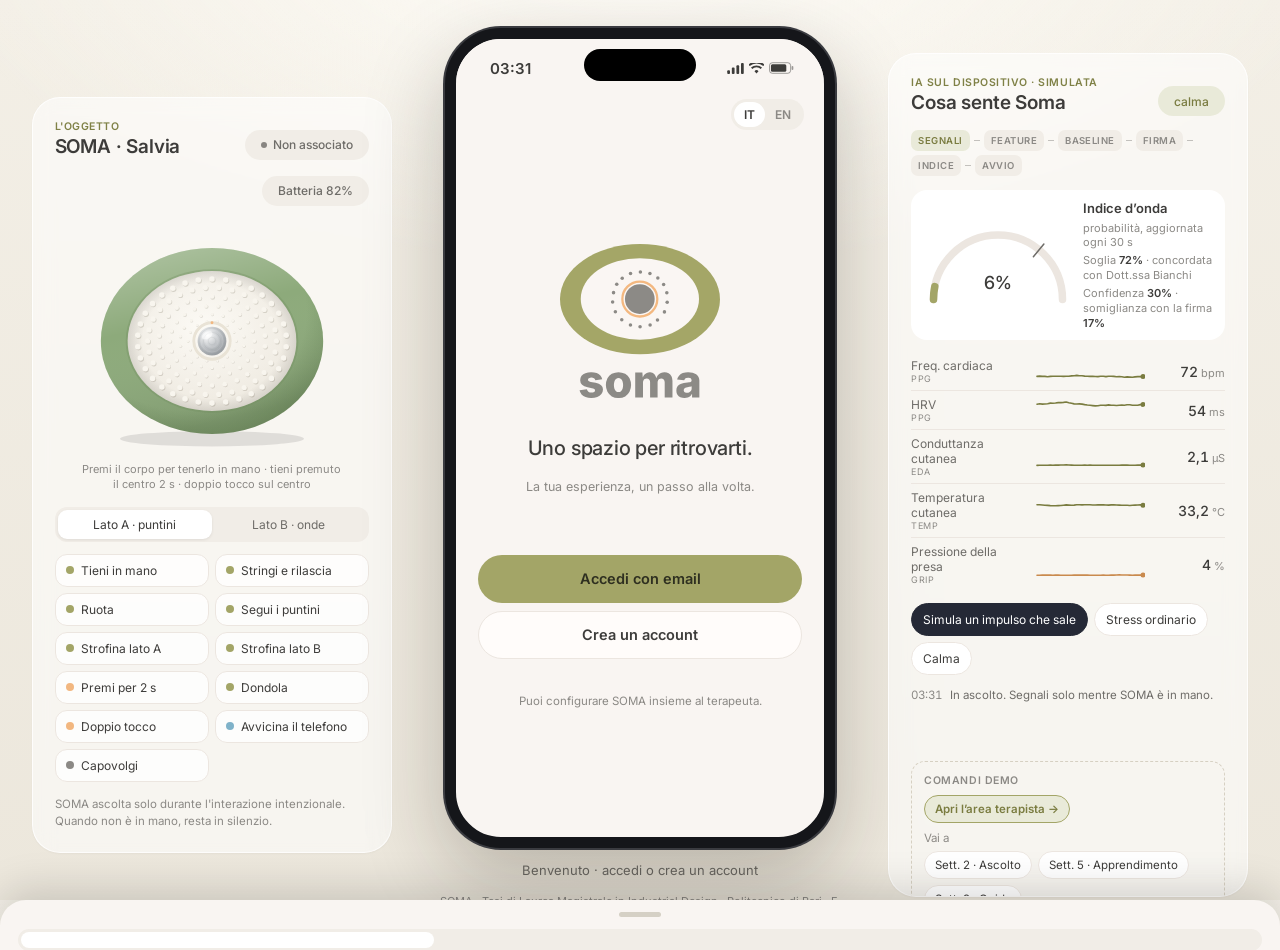
<file: index.html>
<!doctype html>
<html lang="it">
<head>
  <meta charset="utf-8">
  <meta name="viewport" content="width=device-width, initial-scale=1, viewport-fit=cover">
  <title>SOMA — Holding the Wave</title>
  <meta name="description" content="SOMA companion app prototype — a tactile product-service system for people living with Binge Eating Disorder. Master's thesis, Politecnico di Bari.">
  <meta name="theme-color" content="#F9F5F2">
  <meta name="apple-mobile-web-app-capable" content="yes">
  <meta name="apple-mobile-web-app-status-bar-style" content="default">
  <link rel="icon" type="image/png" href="assets/brand/app-icon-192.png">
  <link rel="apple-touch-icon" href="assets/brand/app-icon-180.png">
  <link rel="manifest" href="manifest.webmanifest">
  <link rel="preconnect" href="https://fonts.googleapis.com">
  <link rel="preconnect" href="https://fonts.gstatic.com" crossorigin>
  <link href="https://fonts.googleapis.com/css2?family=Inter:wght@300;400;500;600;700&family=Fraunces:opsz,wght@9..144,300;9..144,400&display=swap" rel="stylesheet">
  <link rel="stylesheet" href="css/styles.css">
</head>
<body>
  <div class="stage" id="stage">

    <!-- LEFT: virtual SOMA object (stands in for the physical prototype) -->
    <aside class="side side-left" id="devicePanel" aria-label="SOMA device simulator"></aside>

    <!-- CENTER: the phone -->
    <main class="phone-wrap">
      <div class="phone" id="phone">
        <div class="island" aria-hidden="true"></div>
        <div class="statusbar" id="statusbar"></div>
        <div class="screen" id="app"></div>
        <div class="toast-layer" id="toasts" aria-live="polite"></div>
      </div>
      <p class="caption" id="caption"></p>
      <p class="credits" id="credits"></p>
    </main>

    <!-- RIGHT: what the (simulated) on-device AI is hearing -->
    <aside class="side side-right" id="aiPanel" aria-label="SOMA AI live console"></aside>
  </div>

  <!-- Mobile: device + AI live in a bottom sheet -->
  <button class="fab" id="fab" aria-label="Open SOMA object and AI console">
    <span class="fab-pebble"></span><span class="fab-label">Demo</span>
  </button>
  <div class="sheet" id="sheet" aria-hidden="true">
    <div class="sheet-backdrop" data-sheet-close></div>
    <div class="sheet-body">
      <div class="sheet-grip" data-sheet-close></div>
      <div class="sheet-tabs">
        <button class="sheet-tab is-on" data-sheet-tab="demo"></button>
        <button class="sheet-tab" data-sheet-tab="device"></button>
        <button class="sheet-tab" data-sheet-tab="ai"></button>
      </div>
      <div class="sheet-content" id="sheetContent"></div>
    </div>
  </div>

  <!-- Printable therapist report (filled when the user asks for a PDF) -->
  <div id="printArea" aria-hidden="true"></div>

  <script src="js/i18n.js"></script>
  <script src="js/store.js"></script>
  <script src="js/charts.js"></script>
  <script src="js/engine.js"></script>
  <script src="js/device.js"></script>
  <script src="js/screens.js"></script>
  <script src="js/session.js"></script>
  <script src="js/app.js"></script>
</body>
</html>
</file>
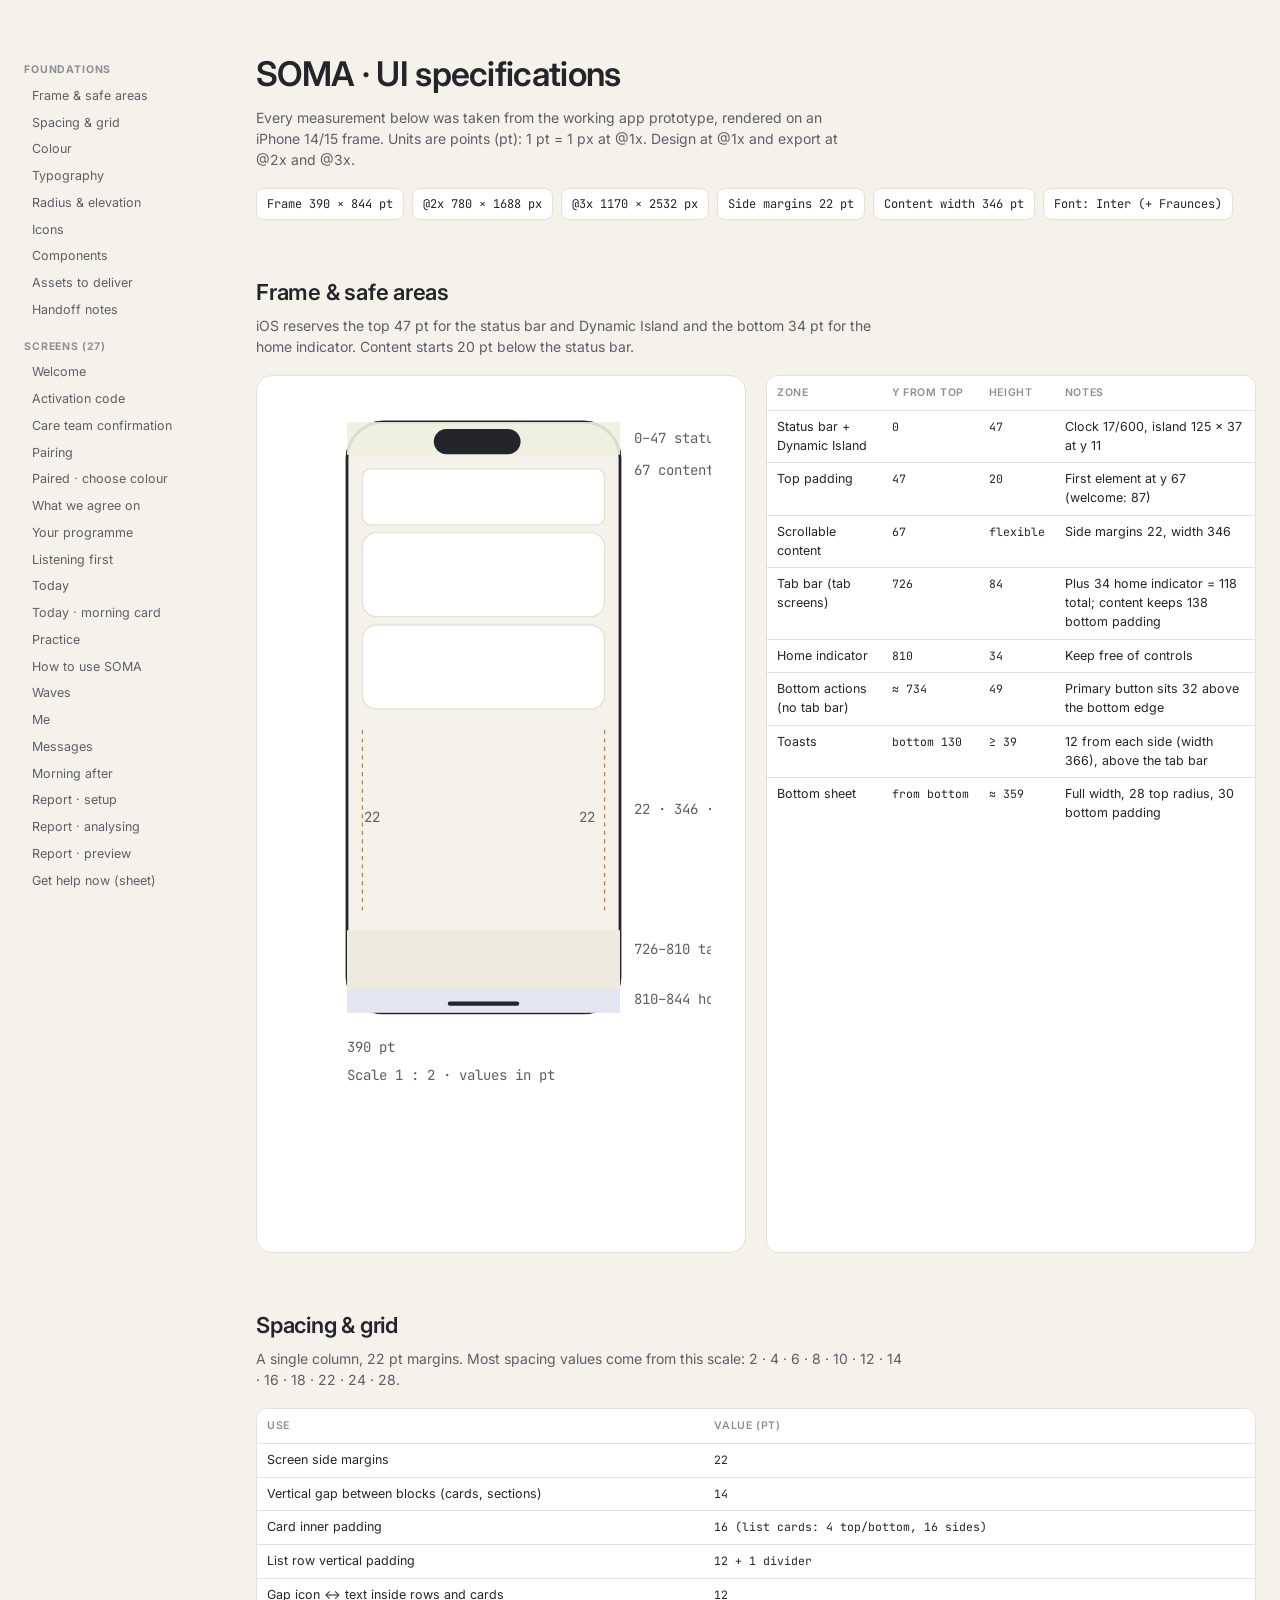
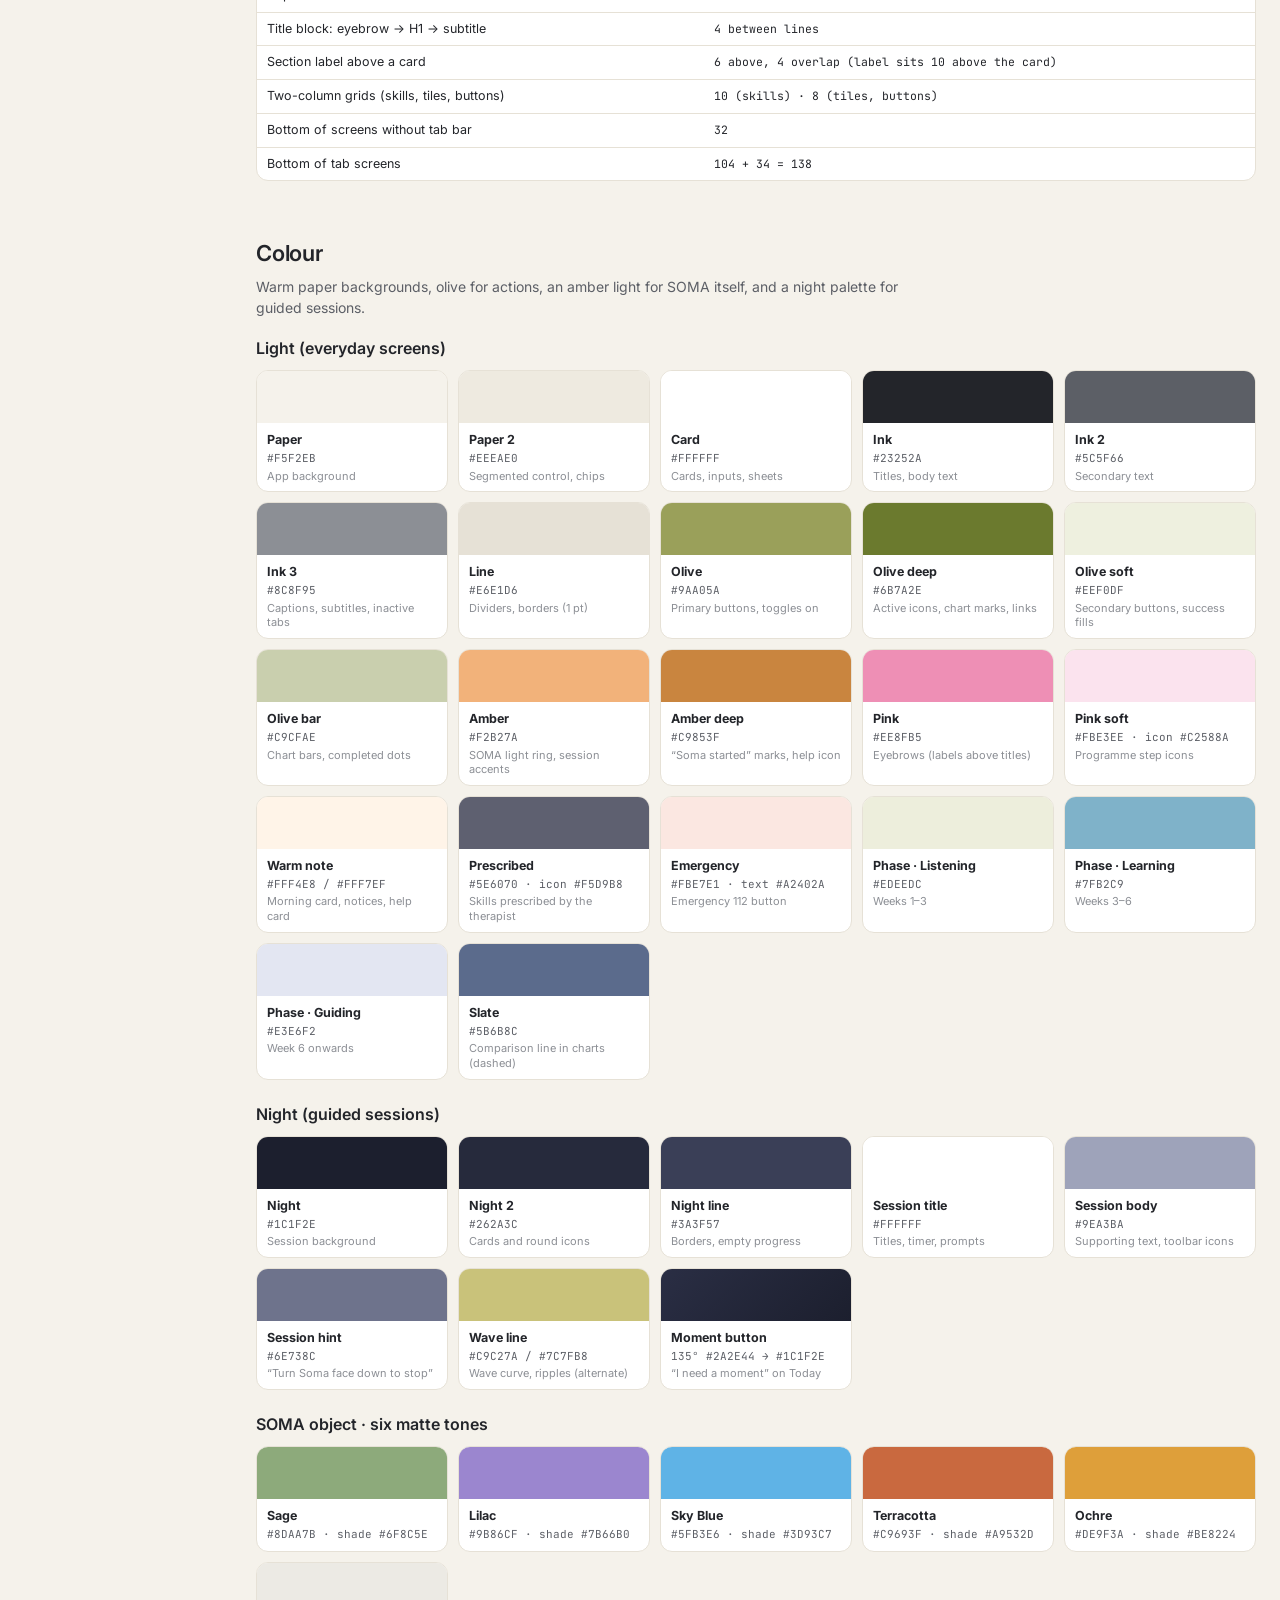
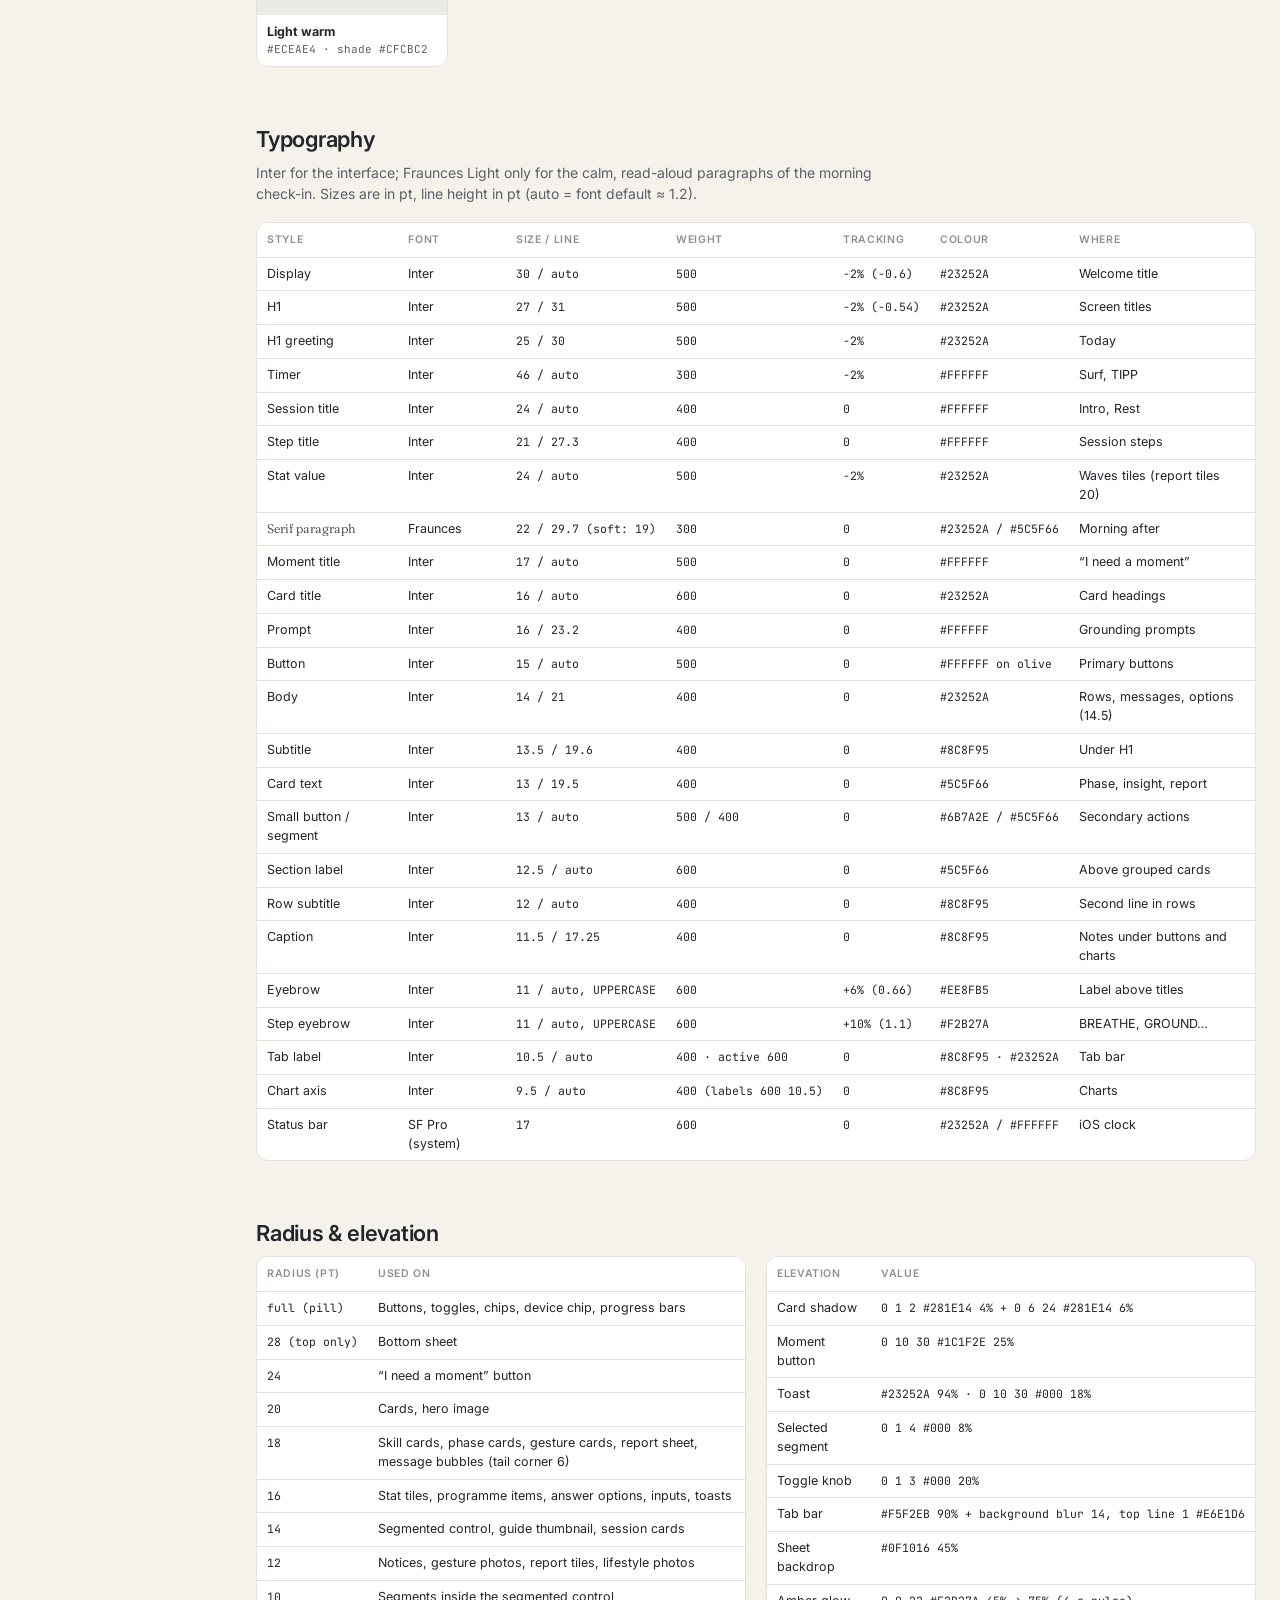
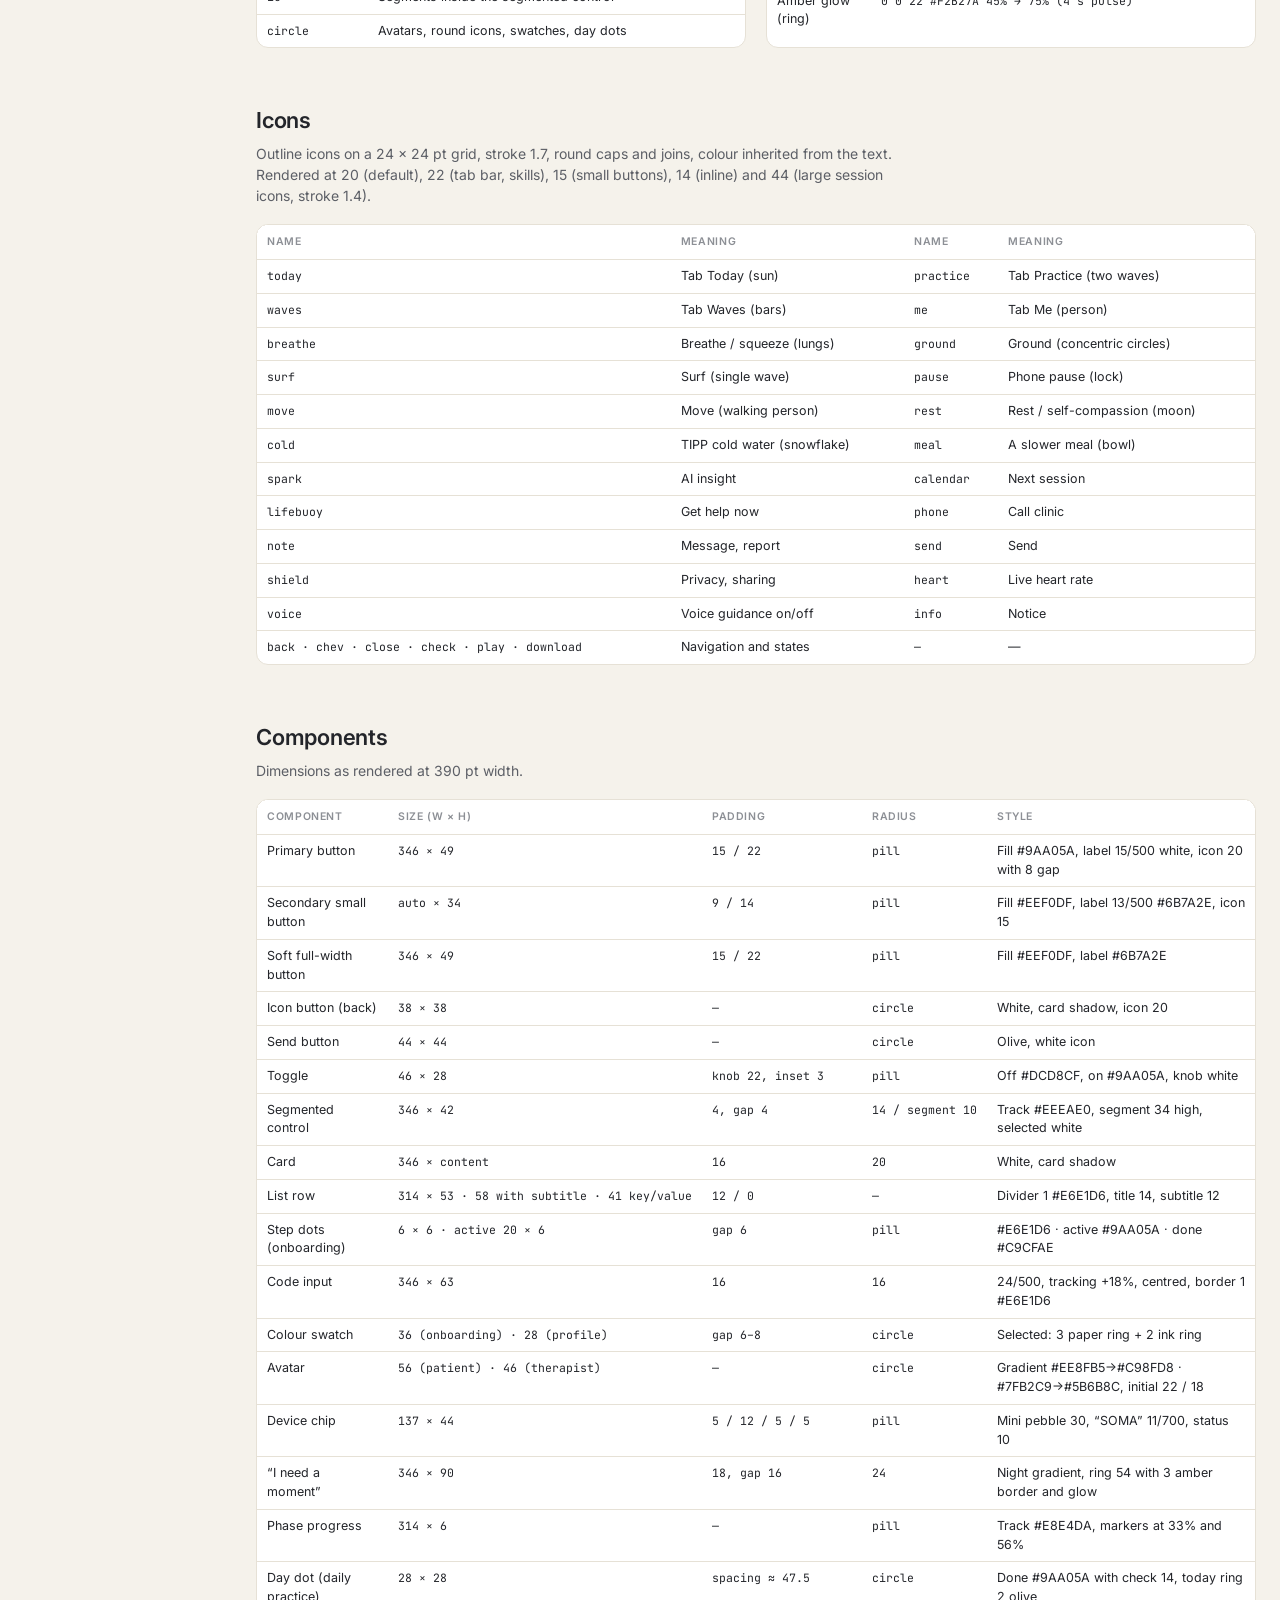
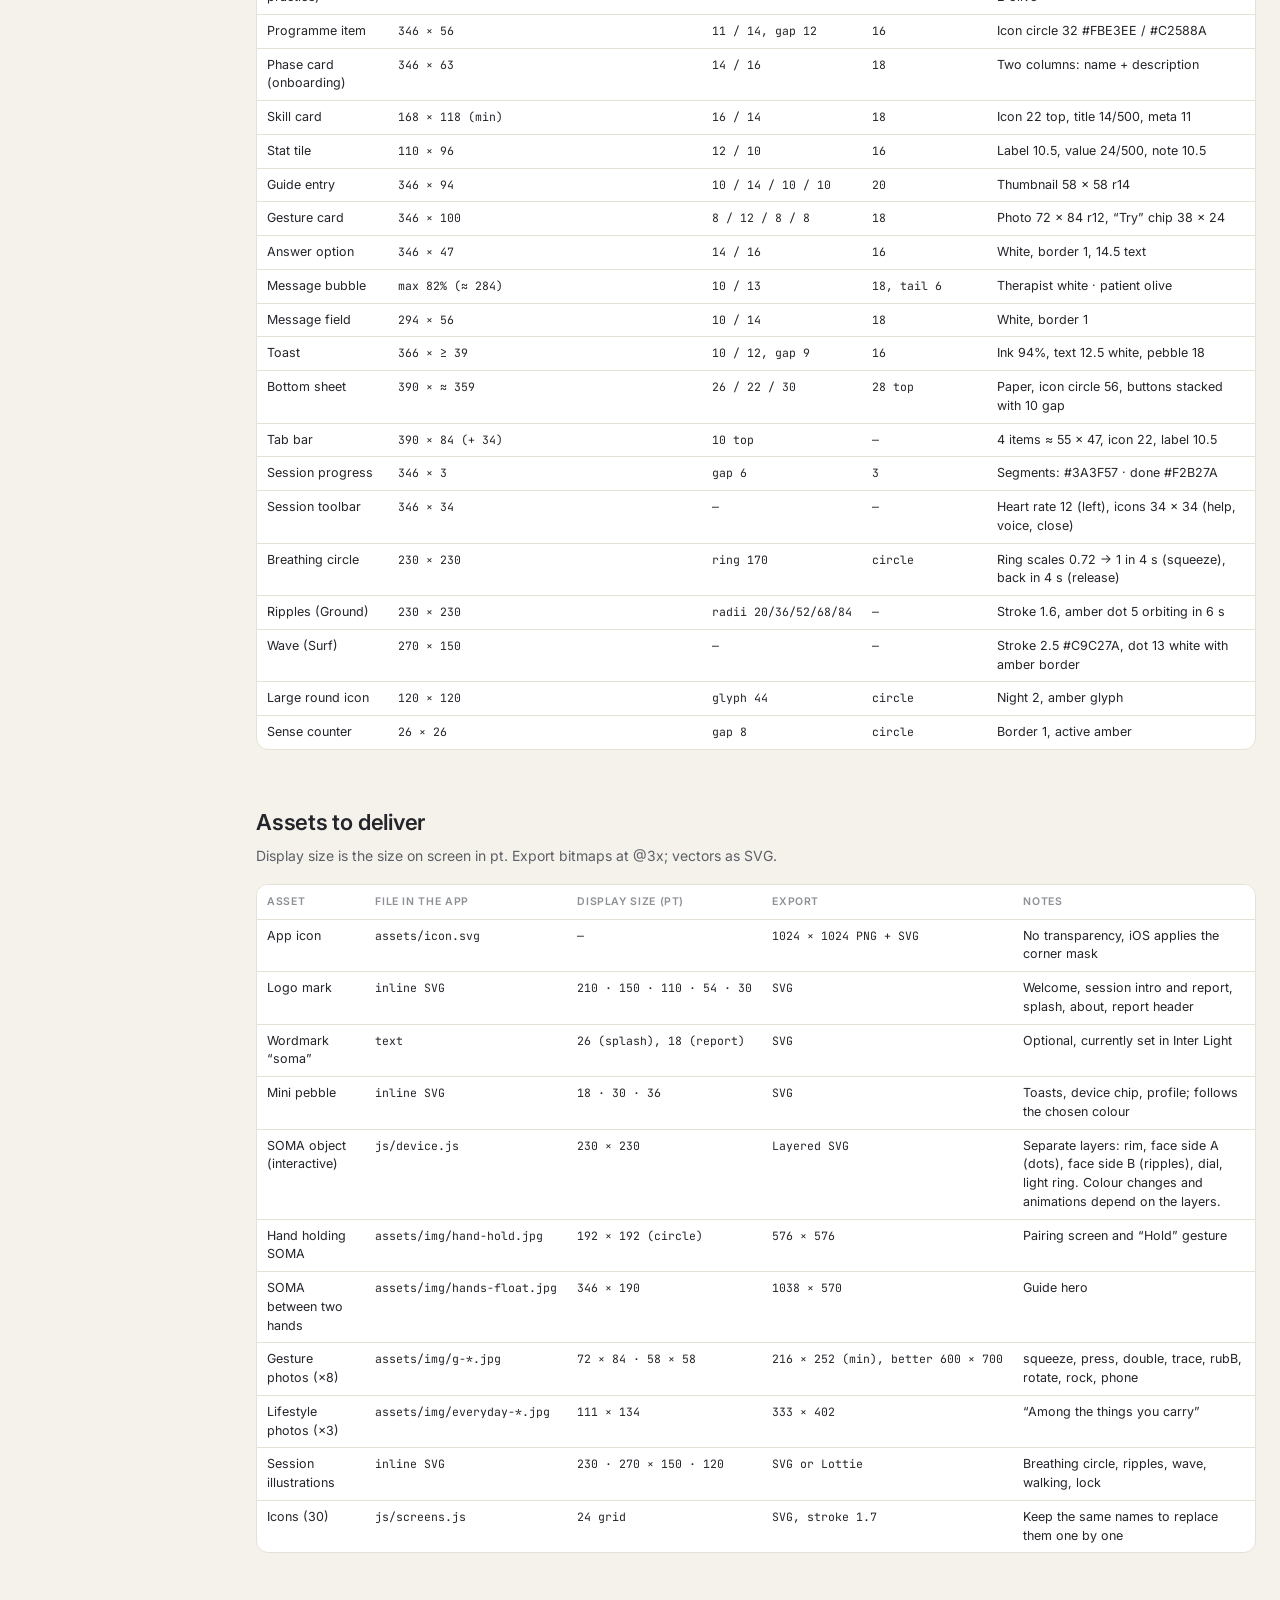
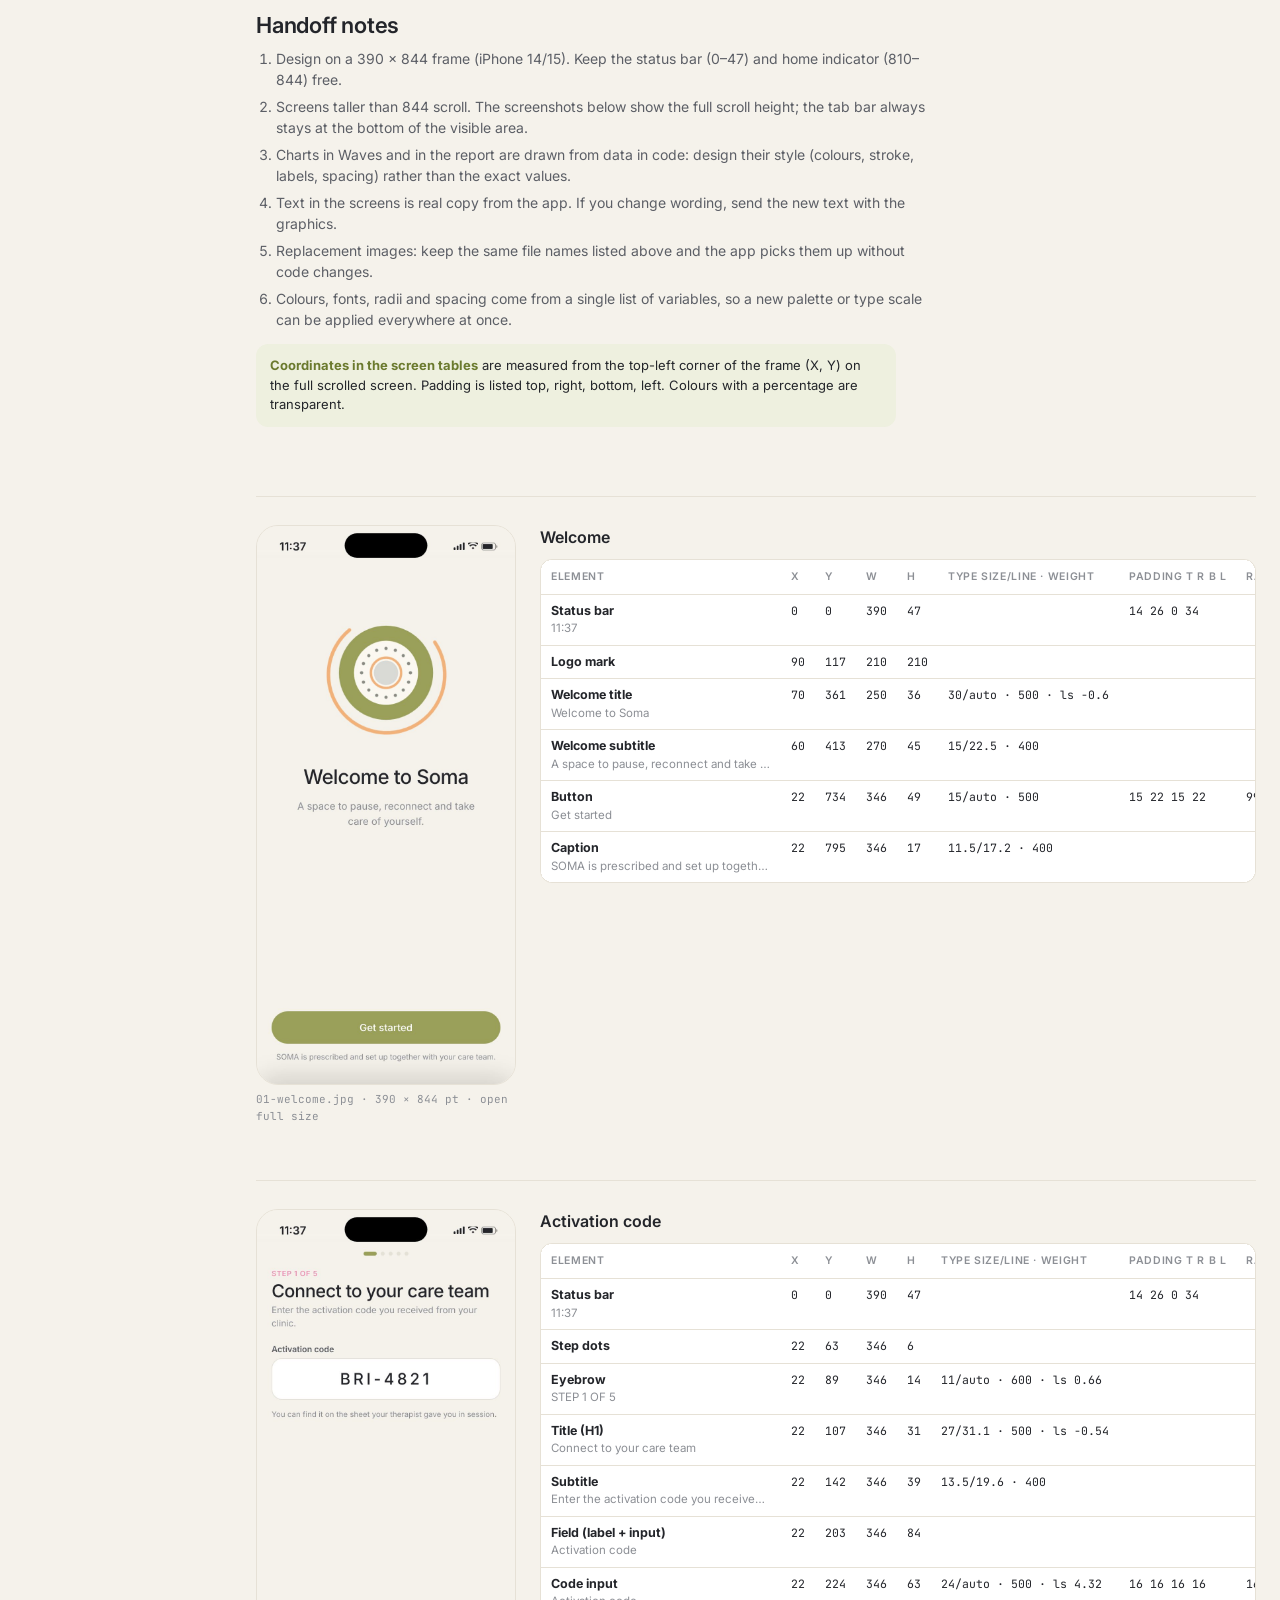
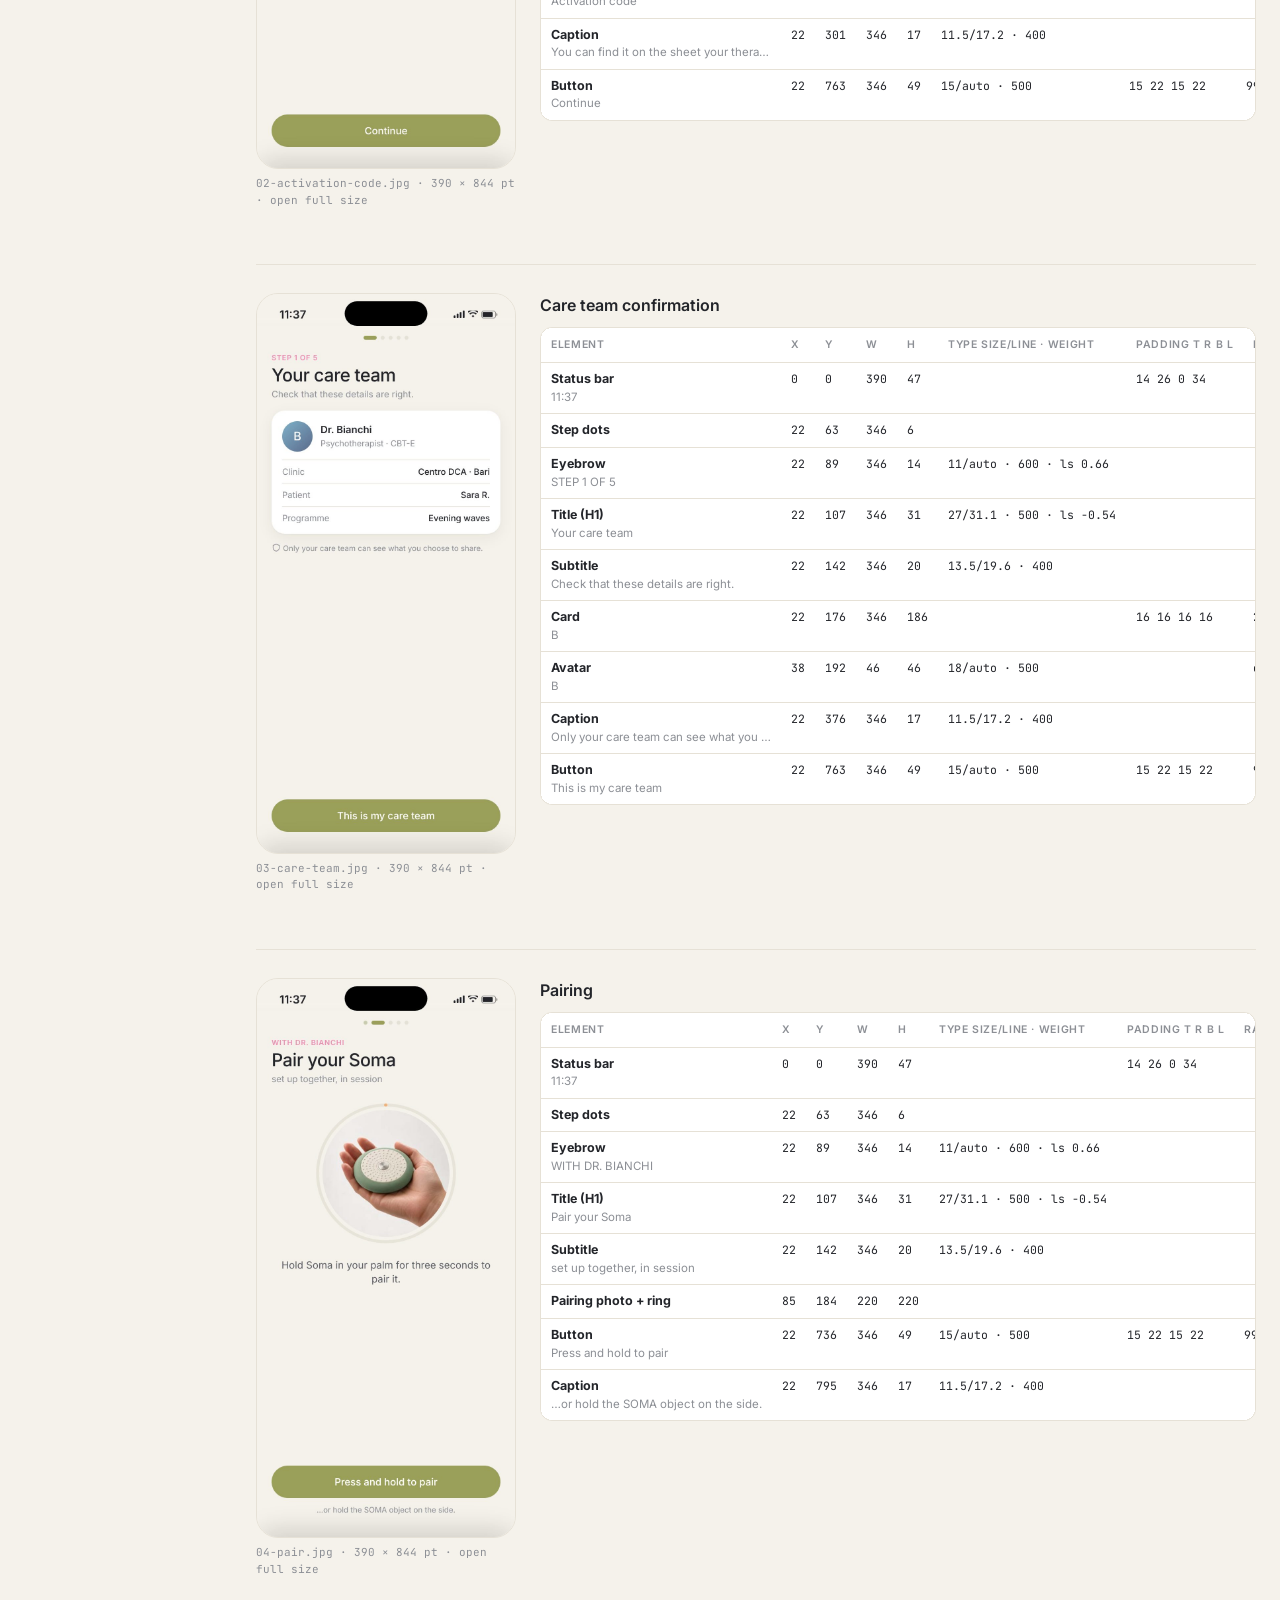
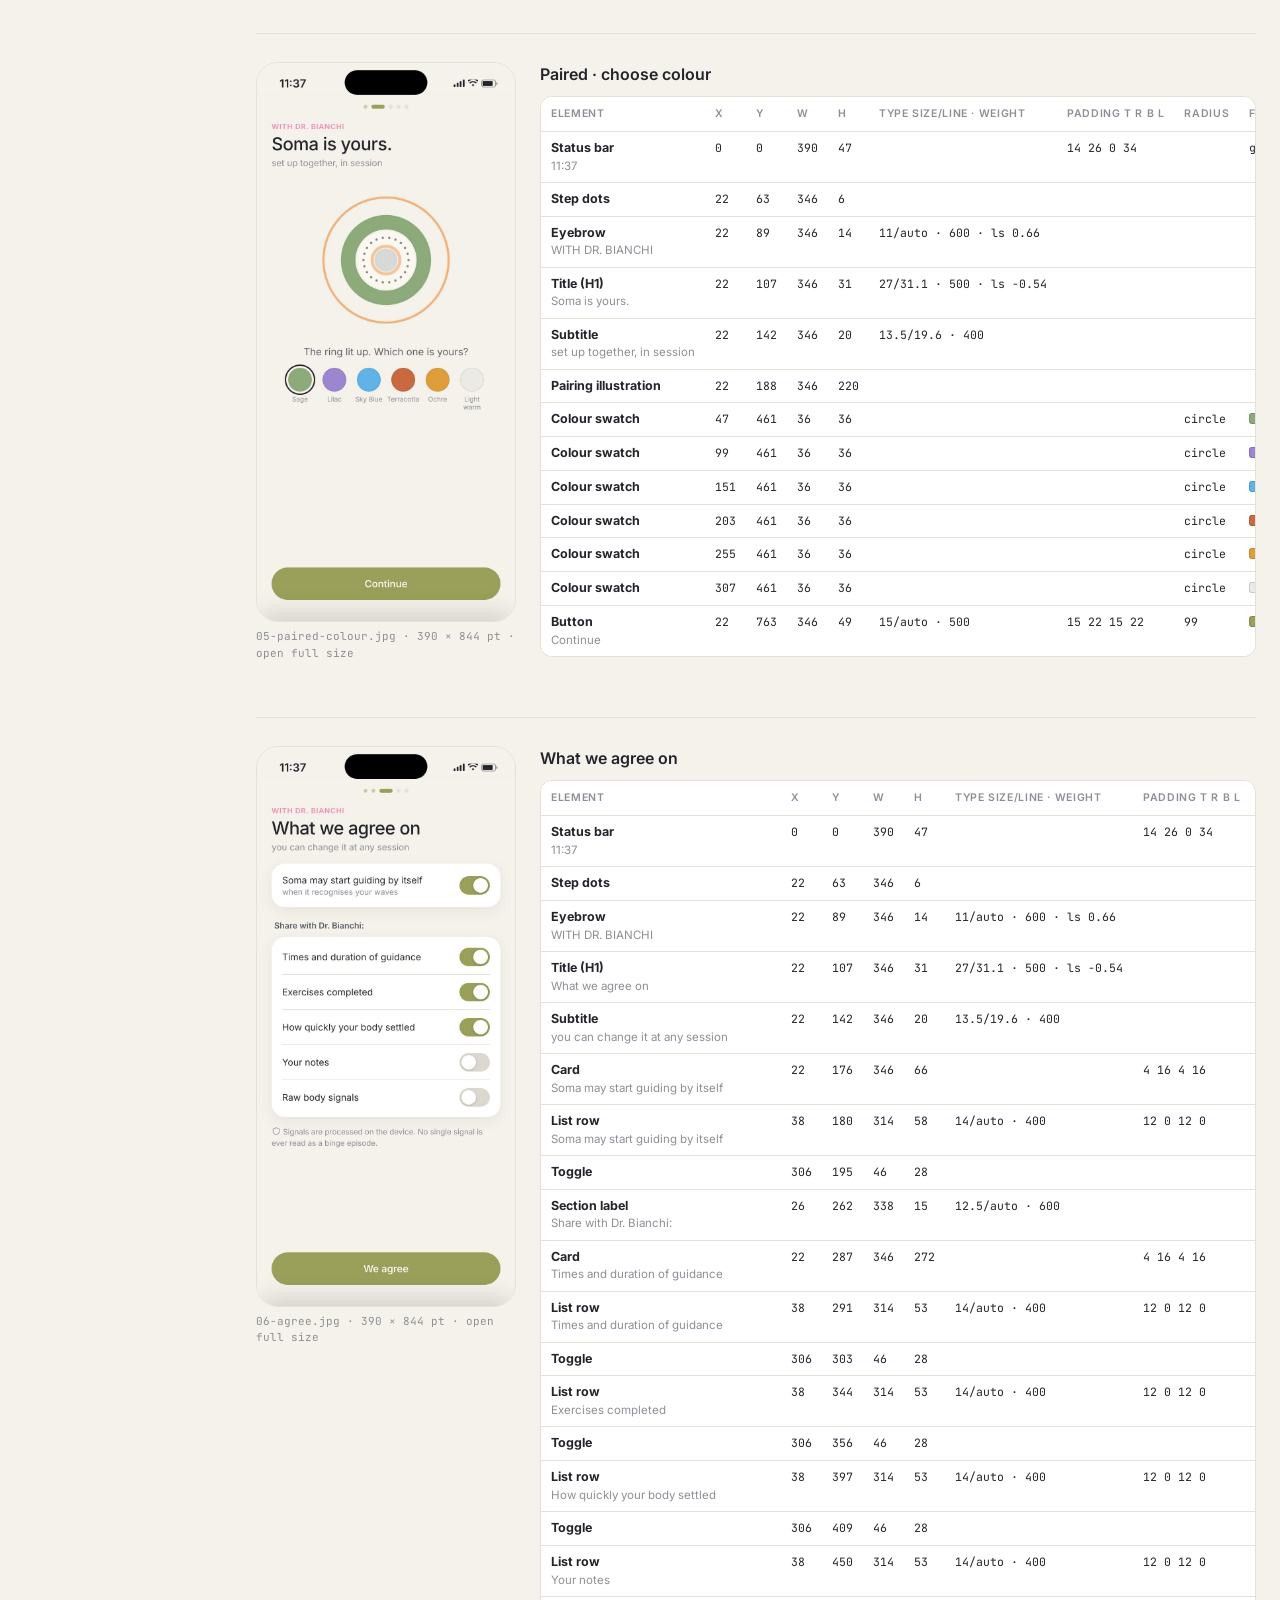
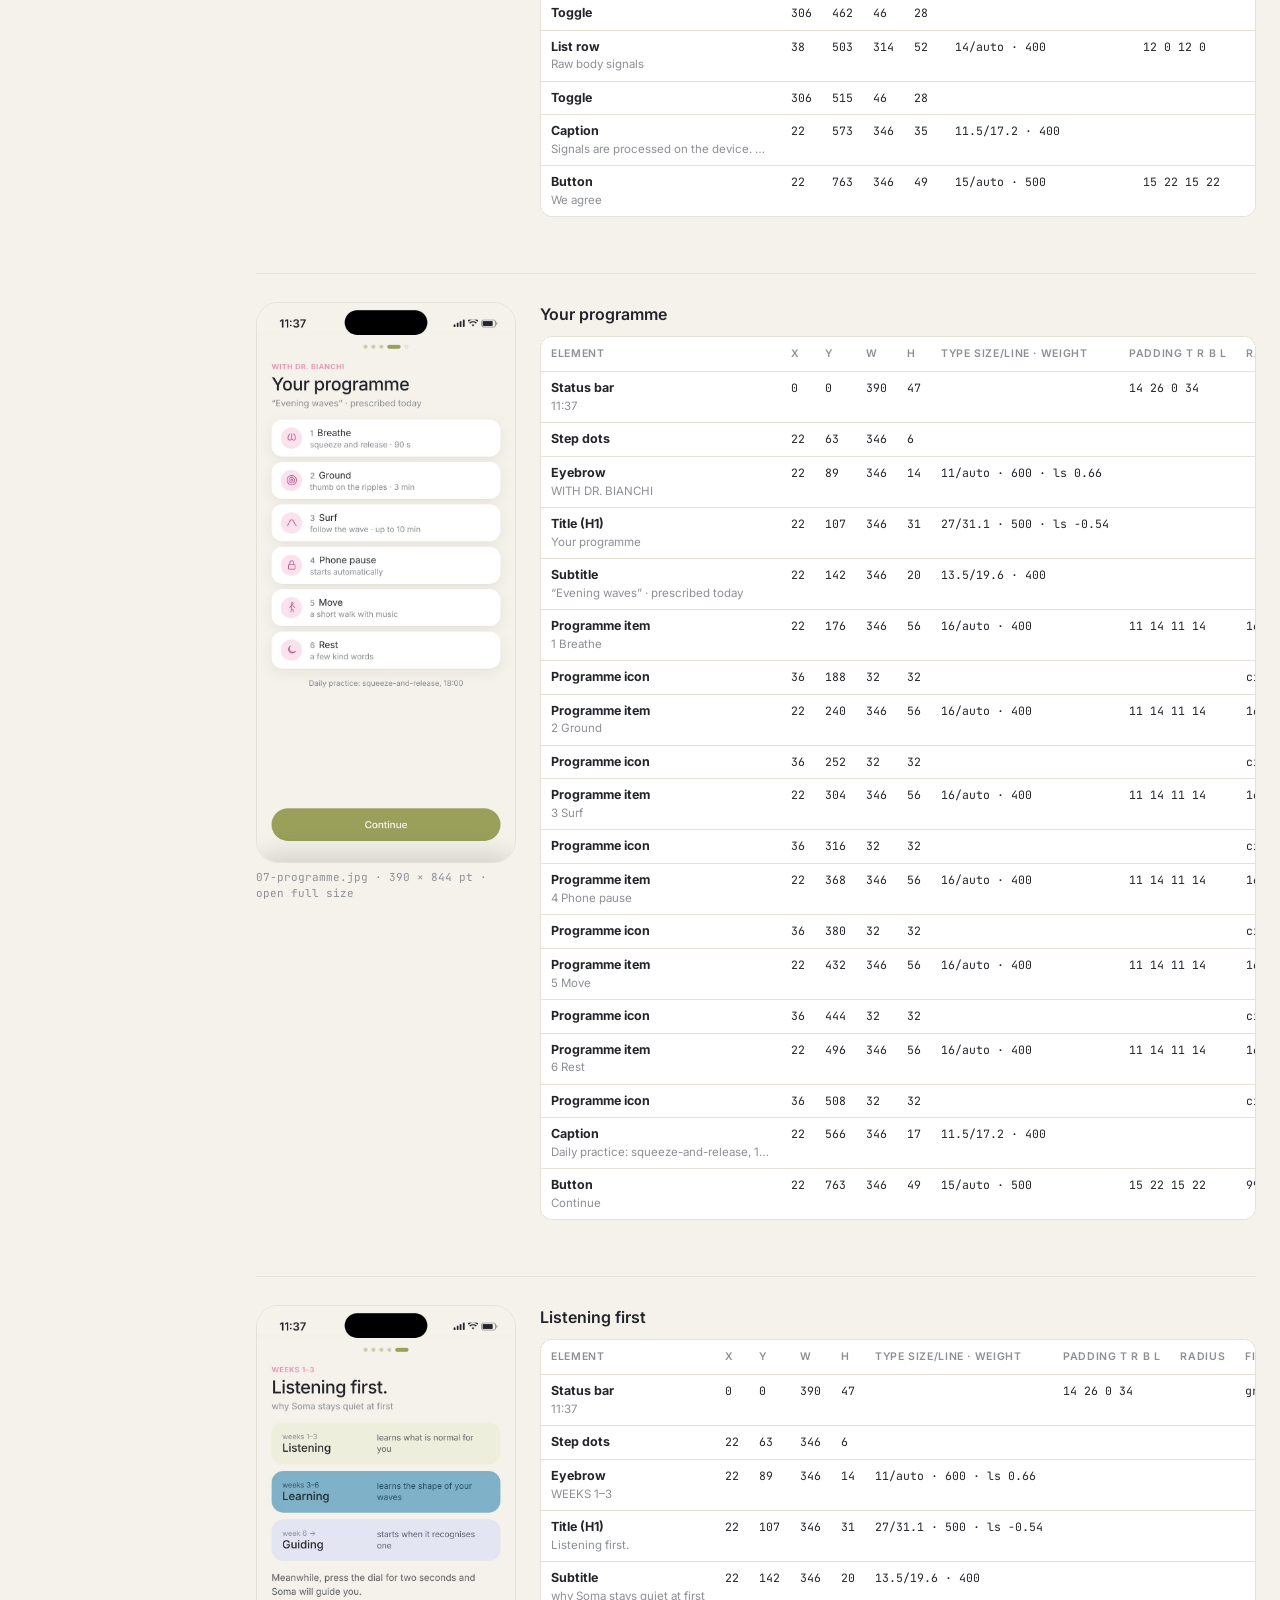
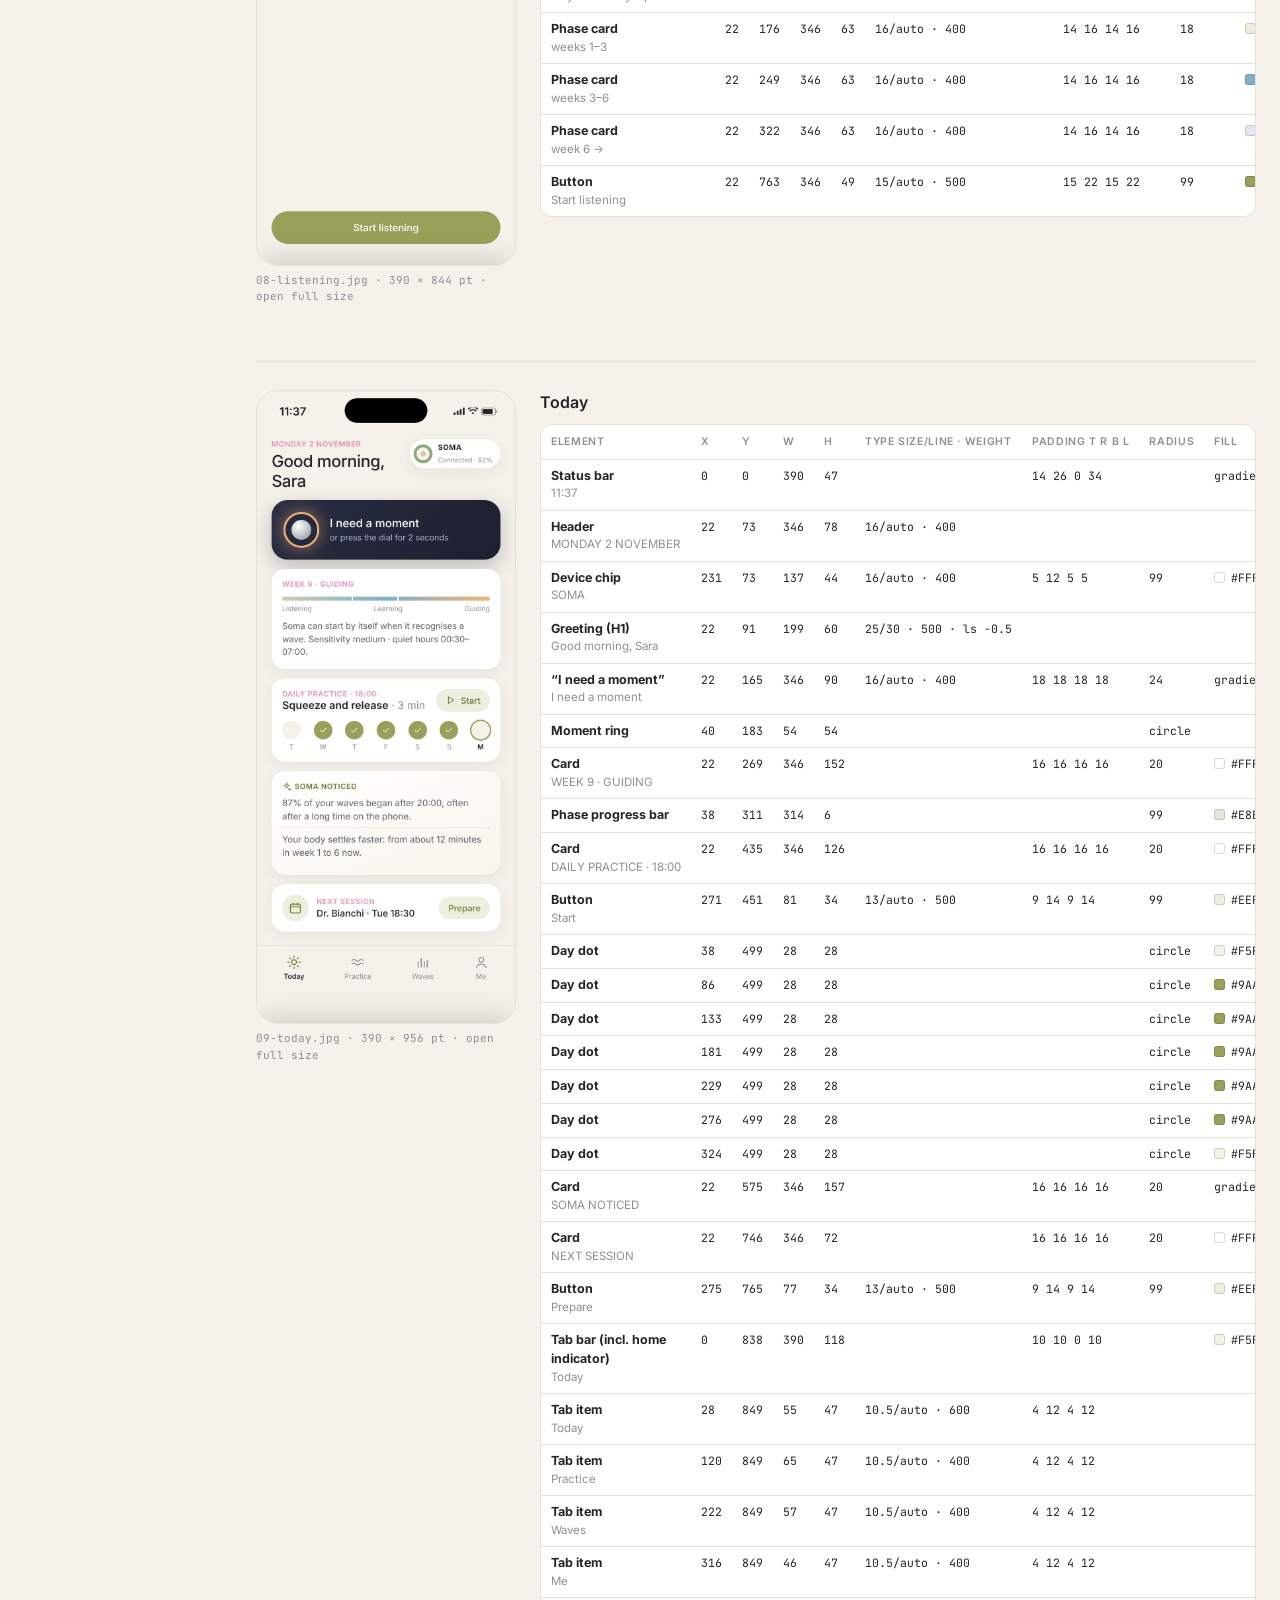
<file: docs/ui-spec/index.html>
<!doctype html>
<html lang="en">
<head>
<meta charset="utf-8">
<meta name="viewport" content="width=device-width, initial-scale=1">
</head>
<body>
<title>SOMA UI Specs</title>
<meta name="claude:viewport-fit-sides" content="cover">
<link rel="preconnect" href="https://fonts.googleapis.com">
<link rel="preconnect" href="https://fonts.gstatic.com" crossorigin>
<link href="https://fonts.googleapis.com/css2?family=Inter:wght@400;500;600;700&family=JetBrains+Mono:wght@400;500&family=Fraunces:opsz,wght@9..144,300&display=swap" rel="stylesheet">
<style>
/* Layout: technical spec sheet — sticky index on the left, measured sections on the right. Tokens mirror the SOMA app. */
:root {
  --paper: #F5F2EB; --sheet: #FFFFFF; --ink: #23252A; --ink-2: #5C5F66; --ink-3: #8C8F95;
  --rule: #E6E1D6; --olive: #6B7A2E; --olive-soft: #EEF0DF; --amber: #C9853F; --night: #1C1F2E;
  --sans: 'Inter', system-ui, -apple-system, 'Segoe UI', sans-serif;
  --mono: 'JetBrains Mono', ui-monospace, 'SF Mono', Menlo, monospace;
  --serif: 'Fraunces', Georgia, serif;
}
@media (prefers-color-scheme: dark) { :root:not([data-theme="light"]) {
  --paper: #17191F; --sheet: #20232B; --ink: #ECEDF0; --ink-2: #B4B7BF; --ink-3: #8A8E98; --rule: #30343E; --olive: #B7C27A; --olive-soft: #2A2F22; --amber: #E3A764; color-scheme: dark } }
:root[data-theme="dark"] {
  --paper: #17191F; --sheet: #20232B; --ink: #ECEDF0; --ink-2: #B4B7BF; --ink-3: #8A8E98; --rule: #30343E; --olive: #B7C27A; --olive-soft: #2A2F22; --amber: #E3A764; color-scheme: dark }
* { box-sizing: border-box; }
body { background: var(--paper); color: var(--ink); font-family: var(--sans); font-size: 14px; line-height: 1.5; }
.wrap { display: grid; grid-template-columns: 200px minmax(0, 1fr); gap: 32px; max-width: 1440px; margin: 0 auto; padding-block: 40px 80px; padding-left: max(16px, env(safe-area-inset-left, 0px)); padding-right: max(16px, env(safe-area-inset-right, 0px)); }
nav.index { position: sticky; top: calc(env(safe-area-inset-top, 0px) + 24px); align-self: start; max-height: calc(100vh - 48px); overflow: auto; font-size: 12.5px; display: flex; flex-direction: column; gap: 2px; }
nav.index b { font-size: 10.5px; text-transform: uppercase; letter-spacing: .08em; color: var(--ink-3); margin: 14px 0 4px; }
nav.index a { color: var(--ink-2); text-decoration: none; padding: 3px 8px; border-radius: 6px; }
nav.index a:hover, nav.index a:focus-visible { background: var(--olive-soft); color: var(--ink); outline: none; }
main { min-width: 0; display: flex; flex-direction: column; gap: 56px; }
header.top h1 { font-size: 34px; font-weight: 600; letter-spacing: -.02em; margin: 0; text-wrap: balance; }
header.top p { color: var(--ink-2); max-width: 68ch; margin: 8px 0 0; }
.facts { display: flex; flex-wrap: wrap; gap: 8px; margin-top: 18px; }
.facts span { font-family: var(--mono); font-size: 12px; background: var(--sheet); border: 1px solid var(--rule); border-radius: 8px; padding: 6px 10px; }
h2 { font-size: 22px; font-weight: 600; letter-spacing: -.01em; margin: 0 0 6px; }
h2 + .lead { color: var(--ink-2); margin: 0 0 18px; max-width: 72ch; }
h3 { font-size: 16px; font-weight: 600; margin: 0 0 10px; }
.tw { overflow-x: auto; border: 1px solid var(--rule); border-radius: 12px; background: var(--sheet); }
table { border-collapse: collapse; width: 100%; font-size: 12.5px; }
th { text-align: left; font-size: 10.5px; text-transform: uppercase; letter-spacing: .06em; color: var(--ink-3); font-weight: 600; padding: 9px 10px; border-bottom: 1px solid var(--rule); white-space: nowrap; background: var(--sheet); position: sticky; top: 0; }
td { padding: 7px 10px; border-bottom: 1px solid var(--rule); vertical-align: top; }
tr:last-child td { border-bottom: 0; }
td.n, .mono { font-family: var(--mono); font-size: 11.5px; font-variant-numeric: tabular-nums; white-space: nowrap; }
td .t { display: block; color: var(--ink-3); font-size: 11.5px; max-width: 220px; overflow: hidden; text-overflow: ellipsis; white-space: nowrap; }
.sw { display: inline-block; width: 11px; height: 11px; border-radius: 3px; vertical-align: -1px; margin-right: 6px; box-shadow: inset 0 0 0 1px rgba(0,0,0,.15); }
.grid2 { display: grid; grid-template-columns: repeat(auto-fit, minmax(300px, 1fr)); gap: 20px; }
.frame-fig { background: var(--sheet); border: 1px solid var(--rule); border-radius: 16px; padding: 18px; display: flex; justify-content: center; }
.frame-fig svg { width: 100%; max-width: 420px; height: auto; }
.frame-fig text { font-family: var(--mono); font-size: 10px; fill: var(--ink-2); }
.swatches { display: grid; grid-template-columns: repeat(auto-fill, minmax(170px, 1fr)); gap: 10px; }
.chip { background: var(--sheet); border: 1px solid var(--rule); border-radius: 12px; overflow: hidden; }
.chip i { display: block; height: 52px; }
.chip div { padding: 8px 10px; display: flex; flex-direction: column; }
.chip b { font-size: 12.5px; }
.chip span { font-family: var(--mono); font-size: 11px; color: var(--ink-2); }
.chip small { font-size: 11px; color: var(--ink-3); line-height: 1.35; margin-top: 2px; }
.note { background: var(--olive-soft); border-radius: 12px; padding: 12px 14px; color: var(--ink); font-size: 13px; max-width: 80ch; }
.note b { color: var(--olive); }
.screen { display: grid; grid-template-columns: 260px minmax(0, 1fr); gap: 24px; align-items: start; padding-top: 28px; border-top: 1px solid var(--rule); }
.screen-img { position: sticky; top: calc(env(safe-area-inset-top, 0px) + 16px); }
.screen-img img { width: 100%; height: auto; max-height: 82vh; object-fit: cover; object-position: top; border-radius: 22px; border: 1px solid var(--rule); display: block; background: #F5F2EB; }
.screen-img .cap { font-family: var(--mono); font-size: 11px; color: var(--ink-3); margin: 6px 0 0; }
.screen-data { min-width: 0; }
.serif-sample { font-family: var(--serif); font-weight: 300; }
ol.steps { margin: 0; padding-left: 20px; color: var(--ink-2); max-width: 75ch; display: flex; flex-direction: column; gap: 6px; }
@media (max-width: 900px) {
  .wrap { grid-template-columns: minmax(0, 1fr); gap: 24px; }
  nav.index { position: static; max-height: none; flex-direction: row; flex-wrap: wrap; gap: 4px; }
  nav.index b { width: 100%; margin: 6px 0 0; }
  .screen { grid-template-columns: minmax(0, 1fr); }
  .screen-img { position: static; max-width: 300px; }
}
@media (prefers-reduced-motion: reduce) { html { scroll-behavior: auto; } }
html { scroll-behavior: smooth; }
</style>

<div class="wrap">
<nav class="index" aria-label="Contents">
  <b>Foundations</b>
  <a href="#frame">Frame &amp; safe areas</a>
  <a href="#spacing">Spacing &amp; grid</a>
  <a href="#colour">Colour</a>
  <a href="#type">Typography</a>
  <a href="#radius">Radius &amp; elevation</a>
  <a href="#icons">Icons</a>
  <a href="#components">Components</a>
  <a href="#assets">Assets to deliver</a>
  <a href="#handoff">Handoff notes</a>
  <b>Screens (27)</b>
  <a href="#s-01-welcome">Welcome</a>
<a href="#s-02-activation-code">Activation code</a>
<a href="#s-03-care-team">Care team confirmation</a>
<a href="#s-04-pair">Pairing</a>
<a href="#s-05-paired-colour">Paired · choose colour</a>
<a href="#s-06-agree">What we agree on</a>
<a href="#s-07-programme">Your programme</a>
<a href="#s-08-listening">Listening first</a>
<a href="#s-09-today">Today</a>
<a href="#s-10-today-morning-card">Today · morning card</a>
<a href="#s-11-practice">Practice</a>
<a href="#s-12-how-to-use">How to use SOMA</a>
<a href="#s-13-waves">Waves</a>
<a href="#s-14-me">Me</a>
<a href="#s-15-messages">Messages</a>
<a href="#s-16-morning">Morning after</a>
<a href="#s-17-report-setup">Report · setup</a>
<a href="#s-18-report-analysing">Report · analysing</a>
<a href="#s-19-report-preview">Report · preview</a>
<a href="#s-20-support-sheet">Get help now (sheet)</a>
<a href="#s-21-session-intro">Session · intro</a>
<a href="#s-22-session-breathe">Session · Breathe</a>
<a href="#s-23-session-ground">Session · Ground</a>
<a href="#s-24-session-surf">Session · Surf</a>
<a href="#s-25-session-pause">Session · Phone pause</a>
<a href="#s-26-session-move">Session · Move</a>
<a href="#s-27-session-rest">Session · Rest</a>
</nav>

<main>
<header class="top">
  <h1>SOMA · UI specifications</h1>
  <p>Every measurement below was taken from the working app prototype, rendered on an iPhone 14/15 frame. Units are points (pt): 1 pt = 1 px at @1x. Design at @1x and export at @2x and @3x.</p>
  <div class="facts">
    <span>Frame 390 × 844 pt</span><span>@2x 780 × 1688 px</span><span>@3x 1170 × 2532 px</span><span>Side margins 22 pt</span><span>Content width 346 pt</span><span>Font: Inter (+ Fraunces)</span>
  </div>
</header>

<section id="frame">
  <h2>Frame &amp; safe areas</h2>
  <p class="lead">iOS reserves the top 47 pt for the status bar and Dynamic Island and the bottom 34 pt for the home indicator. Content starts 20 pt below the status bar.</p>
  <div class="grid2">
    <div class="frame-fig">
      <svg viewBox="0 0 300 600" role="img" aria-label="Frame diagram with safe areas">
        <rect x="40" y="20" width="195" height="422" rx="26" fill="#F5F2EB" stroke="#23252A" stroke-width="2"/>
        <rect x="40" y="20" width="195" height="23.5" fill="#EEF0DF" opacity=".9"/>
        <rect x="102" y="25" width="62" height="18" rx="9" fill="#23252A"/>
        <rect x="51" y="53.5" width="173" height="40" rx="6" fill="#FFFFFF" stroke="#E6E1D6"/>
        <rect x="51" y="99" width="173" height="60" rx="10" fill="#FFFFFF" stroke="#E6E1D6"/>
        <rect x="51" y="165" width="173" height="60" rx="10" fill="#FFFFFF" stroke="#E6E1D6"/>
        <rect x="40" y="383" width="195" height="42" fill="#EEEAE0"/>
        <rect x="40" y="425" width="195" height="17" fill="#E3E6F2"/>
        <rect x="112" y="434" width="51" height="3" rx="1.5" fill="#23252A"/>
        <line x1="51" y1="240" x2="51" y2="370" stroke="#C9853F" stroke-dasharray="3 3"/>
        <line x1="224" y1="240" x2="224" y2="370" stroke="#C9853F" stroke-dasharray="3 3"/>
        <text x="245" y="35">0–47 status bar</text>
        <text x="245" y="58">67 content top</text>
        <text x="245" y="300">22 · 346 · 22</text>
        <text x="245" y="400">726–810 tab bar</text>
        <text x="245" y="436">810–844 home ind.</text>
        <text x="52" y="306" fill="#C9853F">22</text>
        <text x="206" y="306" fill="#C9853F">22</text>
        <text x="40" y="470">390 pt</text>
        <text x="40" y="490">Scale 1 : 2 · values in pt</text>
      </svg>
    </div>
    <div class="tw"><table>
      <thead><tr><th>Zone</th><th>Y from top</th><th>Height</th><th>Notes</th></tr></thead>
      <tbody>
        <tr><td>Status bar + Dynamic Island</td><td class=n>0</td><td class=n>47</td><td>Clock 17/600, island 125 × 37 at y 11</td></tr>
        <tr><td>Top padding</td><td class=n>47</td><td class=n>20</td><td>First element at y 67 (welcome: 87)</td></tr>
        <tr><td>Scrollable content</td><td class=n>67</td><td class=n>flexible</td><td>Side margins 22, width 346</td></tr>
        <tr><td>Tab bar (tab screens)</td><td class=n>726</td><td class=n>84</td><td>Plus 34 home indicator = 118 total; content keeps 138 bottom padding</td></tr>
        <tr><td>Home indicator</td><td class=n>810</td><td class=n>34</td><td>Keep free of controls</td></tr>
        <tr><td>Bottom actions (no tab bar)</td><td class=n>≈ 734</td><td class=n>49</td><td>Primary button sits 32 above the bottom edge</td></tr>
        <tr><td>Toasts</td><td class=n>bottom 130</td><td class=n>≥ 39</td><td>12 from each side (width 366), above the tab bar</td></tr>
        <tr><td>Bottom sheet</td><td class=n>from bottom</td><td class=n>≈ 359</td><td>Full width, 28 top radius, 30 bottom padding</td></tr>
      </tbody>
    </table></div>
  </div>
</section>

<section id="spacing">
  <h2>Spacing &amp; grid</h2>
  <p class="lead">A single column, 22 pt margins. Most spacing values come from this scale: 2 · 4 · 6 · 8 · 10 · 12 · 14 · 16 · 18 · 22 · 24 · 28.</p>
  <div class="tw"><table>
    <thead><tr><th>Use</th><th>Value (pt)</th></tr></thead>
    <tbody>
      <tr><td>Screen side margins</td><td class=n>22</td></tr>
      <tr><td>Vertical gap between blocks (cards, sections)</td><td class=n>14</td></tr>
      <tr><td>Card inner padding</td><td class=n>16 (list cards: 4 top/bottom, 16 sides)</td></tr>
      <tr><td>List row vertical padding</td><td class=n>12 + 1 divider</td></tr>
      <tr><td>Gap icon ↔ text inside rows and cards</td><td class=n>12</td></tr>
      <tr><td>Title block: eyebrow → H1 → subtitle</td><td class=n>4 between lines</td></tr>
      <tr><td>Section label above a card</td><td class=n>6 above, 4 overlap (label sits 10 above the card)</td></tr>
      <tr><td>Two-column grids (skills, tiles, buttons)</td><td class=n>10 (skills) · 8 (tiles, buttons)</td></tr>
      <tr><td>Bottom of screens without tab bar</td><td class=n>32</td></tr>
      <tr><td>Bottom of tab screens</td><td class=n>104 + 34 = 138</td></tr>
    </tbody>
  </table></div>
</section>

<section id="colour">
  <h2>Colour</h2>
  <p class="lead">Warm paper backgrounds, olive for actions, an amber light for SOMA itself, and a night palette for guided sessions.</p>
  <h3>Light (everyday screens)</h3>
  <div class="swatches">
    <div class="chip"><i style="background:#F5F2EB"></i><div><b>Paper</b><span>#F5F2EB</span><small>App background</small></div></div>
    <div class="chip"><i style="background:#EEEAE0"></i><div><b>Paper 2</b><span>#EEEAE0</span><small>Segmented control, chips</small></div></div>
    <div class="chip"><i style="background:#FFFFFF"></i><div><b>Card</b><span>#FFFFFF</span><small>Cards, inputs, sheets</small></div></div>
    <div class="chip"><i style="background:#23252A"></i><div><b>Ink</b><span>#23252A</span><small>Titles, body text</small></div></div>
    <div class="chip"><i style="background:#5C5F66"></i><div><b>Ink 2</b><span>#5C5F66</span><small>Secondary text</small></div></div>
    <div class="chip"><i style="background:#8C8F95"></i><div><b>Ink 3</b><span>#8C8F95</span><small>Captions, subtitles, inactive tabs</small></div></div>
    <div class="chip"><i style="background:#E6E1D6"></i><div><b>Line</b><span>#E6E1D6</span><small>Dividers, borders (1 pt)</small></div></div>
    <div class="chip"><i style="background:#9AA05A"></i><div><b>Olive</b><span>#9AA05A</span><small>Primary buttons, toggles on</small></div></div>
    <div class="chip"><i style="background:#6B7A2E"></i><div><b>Olive deep</b><span>#6B7A2E</span><small>Active icons, chart marks, links</small></div></div>
    <div class="chip"><i style="background:#EEF0DF"></i><div><b>Olive soft</b><span>#EEF0DF</span><small>Secondary buttons, success fills</small></div></div>
    <div class="chip"><i style="background:#C9CFAE"></i><div><b>Olive bar</b><span>#C9CFAE</span><small>Chart bars, completed dots</small></div></div>
    <div class="chip"><i style="background:#F2B27A"></i><div><b>Amber</b><span>#F2B27A</span><small>SOMA light ring, session accents</small></div></div>
    <div class="chip"><i style="background:#C9853F"></i><div><b>Amber deep</b><span>#C9853F</span><small>“Soma started” marks, help icon</small></div></div>
    <div class="chip"><i style="background:#EE8FB5"></i><div><b>Pink</b><span>#EE8FB5</span><small>Eyebrows (labels above titles)</small></div></div>
    <div class="chip"><i style="background:#FBE3EE"></i><div><b>Pink soft</b><span>#FBE3EE · icon #C2588A</span><small>Programme step icons</small></div></div>
    <div class="chip"><i style="background:#FFF4E8"></i><div><b>Warm note</b><span>#FFF4E8 / #FFF7EF</span><small>Morning card, notices, help card</small></div></div>
    <div class="chip"><i style="background:#5E6070"></i><div><b>Prescribed</b><span>#5E6070 · icon #F5D9B8</span><small>Skills prescribed by the therapist</small></div></div>
    <div class="chip"><i style="background:#FBE7E1"></i><div><b>Emergency</b><span>#FBE7E1 · text #A2402A</span><small>Emergency 112 button</small></div></div>
    <div class="chip"><i style="background:#EDEEDC"></i><div><b>Phase · Listening</b><span>#EDEEDC</span><small>Weeks 1–3</small></div></div>
    <div class="chip"><i style="background:#7FB2C9"></i><div><b>Phase · Learning</b><span>#7FB2C9</span><small>Weeks 3–6</small></div></div>
    <div class="chip"><i style="background:#E3E6F2"></i><div><b>Phase · Guiding</b><span>#E3E6F2</span><small>Week 6 onwards</small></div></div>
    <div class="chip"><i style="background:#5B6B8C"></i><div><b>Slate</b><span>#5B6B8C</span><small>Comparison line in charts (dashed)</small></div></div>
  </div>
  <h3 style="margin-top:22px">Night (guided sessions)</h3>
  <div class="swatches">
    <div class="chip"><i style="background:#1C1F2E"></i><div><b>Night</b><span>#1C1F2E</span><small>Session background</small></div></div>
    <div class="chip"><i style="background:#262A3C"></i><div><b>Night 2</b><span>#262A3C</span><small>Cards and round icons</small></div></div>
    <div class="chip"><i style="background:#3A3F57"></i><div><b>Night line</b><span>#3A3F57</span><small>Borders, empty progress</small></div></div>
    <div class="chip"><i style="background:#FFFFFF"></i><div><b>Session title</b><span>#FFFFFF</span><small>Titles, timer, prompts</small></div></div>
    <div class="chip"><i style="background:#9EA3BA"></i><div><b>Session body</b><span>#9EA3BA</span><small>Supporting text, toolbar icons</small></div></div>
    <div class="chip"><i style="background:#6E738C"></i><div><b>Session hint</b><span>#6E738C</span><small>“Turn Soma face down to stop”</small></div></div>
    <div class="chip"><i style="background:#C9C27A"></i><div><b>Wave line</b><span>#C9C27A / #7C7FB8</span><small>Wave curve, ripples (alternate)</small></div></div>
    <div class="chip"><i style="background:linear-gradient(135deg,#2A2E44,#1C1F2E)"></i><div><b>Moment button</b><span>135° #2A2E44 → #1C1F2E</span><small>“I need a moment” on Today</small></div></div>
  </div>
  <h3 style="margin-top:22px">SOMA object · six matte tones</h3>
  <div class="swatches">
    <div class="chip"><i style="background:#8DAA7B"></i><div><b>Sage</b><span>#8DAA7B · shade #6F8C5E</span></div></div>
    <div class="chip"><i style="background:#9B86CF"></i><div><b>Lilac</b><span>#9B86CF · shade #7B66B0</span></div></div>
    <div class="chip"><i style="background:#5FB3E6"></i><div><b>Sky Blue</b><span>#5FB3E6 · shade #3D93C7</span></div></div>
    <div class="chip"><i style="background:#C9693F"></i><div><b>Terracotta</b><span>#C9693F · shade #A9532D</span></div></div>
    <div class="chip"><i style="background:#DE9F3A"></i><div><b>Ochre</b><span>#DE9F3A · shade #BE8224</span></div></div>
    <div class="chip"><i style="background:#ECEAE4"></i><div><b>Light warm</b><span>#ECEAE4 · shade #CFCBC2</span></div></div>
  </div>
</section>

<section id="type">
  <h2>Typography</h2>
  <p class="lead">Inter for the interface; Fraunces Light only for the calm, read-aloud paragraphs of the morning check-in. Sizes are in pt, line height in pt (auto = font default ≈ 1.2).</p>
  <div class="tw"><table>
    <thead><tr><th>Style</th><th>Font</th><th>Size / line</th><th>Weight</th><th>Tracking</th><th>Colour</th><th>Where</th></tr></thead>
    <tbody>
      <tr><td>Display</td><td>Inter</td><td class=n>30 / auto</td><td class=n>500</td><td class=n>−2% (−0.6)</td><td class=n>#23252A</td><td>Welcome title</td></tr>
      <tr><td>H1</td><td>Inter</td><td class=n>27 / 31</td><td class=n>500</td><td class=n>−2% (−0.54)</td><td class=n>#23252A</td><td>Screen titles</td></tr>
      <tr><td>H1 greeting</td><td>Inter</td><td class=n>25 / 30</td><td class=n>500</td><td class=n>−2%</td><td class=n>#23252A</td><td>Today</td></tr>
      <tr><td>Timer</td><td>Inter</td><td class=n>46 / auto</td><td class=n>300</td><td class=n>−2%</td><td class=n>#FFFFFF</td><td>Surf, TIPP</td></tr>
      <tr><td>Session title</td><td>Inter</td><td class=n>24 / auto</td><td class=n>400</td><td class=n>0</td><td class=n>#FFFFFF</td><td>Intro, Rest</td></tr>
      <tr><td>Step title</td><td>Inter</td><td class=n>21 / 27.3</td><td class=n>400</td><td class=n>0</td><td class=n>#FFFFFF</td><td>Session steps</td></tr>
      <tr><td>Stat value</td><td>Inter</td><td class=n>24 / auto</td><td class=n>500</td><td class=n>−2%</td><td class=n>#23252A</td><td>Waves tiles (report tiles 20)</td></tr>
      <tr><td class="serif-sample">Serif paragraph</td><td>Fraunces</td><td class=n>22 / 29.7 (soft: 19)</td><td class=n>300</td><td class=n>0</td><td class=n>#23252A / #5C5F66</td><td>Morning after</td></tr>
      <tr><td>Moment title</td><td>Inter</td><td class=n>17 / auto</td><td class=n>500</td><td class=n>0</td><td class=n>#FFFFFF</td><td>“I need a moment”</td></tr>
      <tr><td>Card title</td><td>Inter</td><td class=n>16 / auto</td><td class=n>600</td><td class=n>0</td><td class=n>#23252A</td><td>Card headings</td></tr>
      <tr><td>Prompt</td><td>Inter</td><td class=n>16 / 23.2</td><td class=n>400</td><td class=n>0</td><td class=n>#FFFFFF</td><td>Grounding prompts</td></tr>
      <tr><td>Button</td><td>Inter</td><td class=n>15 / auto</td><td class=n>500</td><td class=n>0</td><td class=n>#FFFFFF on olive</td><td>Primary buttons</td></tr>
      <tr><td>Body</td><td>Inter</td><td class=n>14 / 21</td><td class=n>400</td><td class=n>0</td><td class=n>#23252A</td><td>Rows, messages, options (14.5)</td></tr>
      <tr><td>Subtitle</td><td>Inter</td><td class=n>13.5 / 19.6</td><td class=n>400</td><td class=n>0</td><td class=n>#8C8F95</td><td>Under H1</td></tr>
      <tr><td>Card text</td><td>Inter</td><td class=n>13 / 19.5</td><td class=n>400</td><td class=n>0</td><td class=n>#5C5F66</td><td>Phase, insight, report</td></tr>
      <tr><td>Small button / segment</td><td>Inter</td><td class=n>13 / auto</td><td class=n>500 / 400</td><td class=n>0</td><td class=n>#6B7A2E / #5C5F66</td><td>Secondary actions</td></tr>
      <tr><td>Section label</td><td>Inter</td><td class=n>12.5 / auto</td><td class=n>600</td><td class=n>0</td><td class=n>#5C5F66</td><td>Above grouped cards</td></tr>
      <tr><td>Row subtitle</td><td>Inter</td><td class=n>12 / auto</td><td class=n>400</td><td class=n>0</td><td class=n>#8C8F95</td><td>Second line in rows</td></tr>
      <tr><td>Caption</td><td>Inter</td><td class=n>11.5 / 17.25</td><td class=n>400</td><td class=n>0</td><td class=n>#8C8F95</td><td>Notes under buttons and charts</td></tr>
      <tr><td>Eyebrow</td><td>Inter</td><td class=n>11 / auto, UPPERCASE</td><td class=n>600</td><td class=n>+6% (0.66)</td><td class=n>#EE8FB5</td><td>Label above titles</td></tr>
      <tr><td>Step eyebrow</td><td>Inter</td><td class=n>11 / auto, UPPERCASE</td><td class=n>600</td><td class=n>+10% (1.1)</td><td class=n>#F2B27A</td><td>BREATHE, GROUND…</td></tr>
      <tr><td>Tab label</td><td>Inter</td><td class=n>10.5 / auto</td><td class=n>400 · active 600</td><td class=n>0</td><td class=n>#8C8F95 · #23252A</td><td>Tab bar</td></tr>
      <tr><td>Chart axis</td><td>Inter</td><td class=n>9.5 / auto</td><td class=n>400 (labels 600 10.5)</td><td class=n>0</td><td class=n>#8C8F95</td><td>Charts</td></tr>
      <tr><td>Status bar</td><td>SF Pro (system)</td><td class=n>17</td><td class=n>600</td><td class=n>0</td><td class=n>#23252A / #FFFFFF</td><td>iOS clock</td></tr>
    </tbody>
  </table></div>
</section>

<section id="radius">
  <h2>Radius &amp; elevation</h2>
  <div class="grid2">
    <div class="tw"><table>
      <thead><tr><th>Radius (pt)</th><th>Used on</th></tr></thead>
      <tbody>
        <tr><td class=n>full (pill)</td><td>Buttons, toggles, chips, device chip, progress bars</td></tr>
        <tr><td class=n>28 (top only)</td><td>Bottom sheet</td></tr>
        <tr><td class=n>24</td><td>“I need a moment” button</td></tr>
        <tr><td class=n>20</td><td>Cards, hero image</td></tr>
        <tr><td class=n>18</td><td>Skill cards, phase cards, gesture cards, report sheet, message bubbles (tail corner 6)</td></tr>
        <tr><td class=n>16</td><td>Stat tiles, programme items, answer options, inputs, toasts</td></tr>
        <tr><td class=n>14</td><td>Segmented control, guide thumbnail, session cards</td></tr>
        <tr><td class=n>12</td><td>Notices, gesture photos, report tiles, lifestyle photos</td></tr>
        <tr><td class=n>10</td><td>Segments inside the segmented control</td></tr>
        <tr><td class=n>circle</td><td>Avatars, round icons, swatches, day dots</td></tr>
      </tbody>
    </table></div>
    <div class="tw"><table>
      <thead><tr><th>Elevation</th><th>Value</th></tr></thead>
      <tbody>
        <tr><td>Card shadow</td><td class=n>0 1 2 #281E14 4% + 0 6 24 #281E14 6%</td></tr>
        <tr><td>Moment button</td><td class=n>0 10 30 #1C1F2E 25%</td></tr>
        <tr><td>Toast</td><td class=n>#23252A 94% · 0 10 30 #000 18%</td></tr>
        <tr><td>Selected segment</td><td class=n>0 1 4 #000 8%</td></tr>
        <tr><td>Toggle knob</td><td class=n>0 1 3 #000 20%</td></tr>
        <tr><td>Tab bar</td><td class=n>#F5F2EB 90% + background blur 14, top line 1 #E6E1D6</td></tr>
        <tr><td>Sheet backdrop</td><td class=n>#0F1016 45%</td></tr>
        <tr><td>Amber glow (ring)</td><td class=n>0 0 22 #F2B27A 45% → 75% (4 s pulse)</td></tr>
      </tbody>
    </table></div>
  </div>
</section>

<section id="icons">
  <h2>Icons</h2>
  <p class="lead">Outline icons on a 24 × 24 pt grid, stroke 1.7, round caps and joins, colour inherited from the text. Rendered at 20 (default), 22 (tab bar, skills), 15 (small buttons), 14 (inline) and 44 (large session icons, stroke 1.4).</p>
  <div class="tw"><table>
    <thead><tr><th>Name</th><th>Meaning</th><th>Name</th><th>Meaning</th></tr></thead>
    <tbody>
      <tr><td class=n>today</td><td>Tab Today (sun)</td><td class=n>practice</td><td>Tab Practice (two waves)</td></tr>
      <tr><td class=n>waves</td><td>Tab Waves (bars)</td><td class=n>me</td><td>Tab Me (person)</td></tr>
      <tr><td class=n>breathe</td><td>Breathe / squeeze (lungs)</td><td class=n>ground</td><td>Ground (concentric circles)</td></tr>
      <tr><td class=n>surf</td><td>Surf (single wave)</td><td class=n>pause</td><td>Phone pause (lock)</td></tr>
      <tr><td class=n>move</td><td>Move (walking person)</td><td class=n>rest</td><td>Rest / self-compassion (moon)</td></tr>
      <tr><td class=n>cold</td><td>TIPP cold water (snowflake)</td><td class=n>meal</td><td>A slower meal (bowl)</td></tr>
      <tr><td class=n>spark</td><td>AI insight</td><td class=n>calendar</td><td>Next session</td></tr>
      <tr><td class=n>lifebuoy</td><td>Get help now</td><td class=n>phone</td><td>Call clinic</td></tr>
      <tr><td class=n>note</td><td>Message, report</td><td class=n>send</td><td>Send</td></tr>
      <tr><td class=n>shield</td><td>Privacy, sharing</td><td class=n>heart</td><td>Live heart rate</td></tr>
      <tr><td class=n>voice</td><td>Voice guidance on/off</td><td class=n>info</td><td>Notice</td></tr>
      <tr><td class=n>back · chev · close · check · play · download</td><td>Navigation and states</td><td class=n>—</td><td>—</td></tr>
    </tbody>
  </table></div>
</section>

<section id="components">
  <h2>Components</h2>
  <p class="lead">Dimensions as rendered at 390 pt width.</p>
  <div class="tw"><table>
    <thead><tr><th>Component</th><th>Size (W × H)</th><th>Padding</th><th>Radius</th><th>Style</th></tr></thead>
    <tbody>
      <tr><td>Primary button</td><td class=n>346 × 49</td><td class=n>15 / 22</td><td class=n>pill</td><td>Fill #9AA05A, label 15/500 white, icon 20 with 8 gap</td></tr>
      <tr><td>Secondary small button</td><td class=n>auto × 34</td><td class=n>9 / 14</td><td class=n>pill</td><td>Fill #EEF0DF, label 13/500 #6B7A2E, icon 15</td></tr>
      <tr><td>Soft full-width button</td><td class=n>346 × 49</td><td class=n>15 / 22</td><td class=n>pill</td><td>Fill #EEF0DF, label #6B7A2E</td></tr>
      <tr><td>Icon button (back)</td><td class=n>38 × 38</td><td class=n>—</td><td class=n>circle</td><td>White, card shadow, icon 20</td></tr>
      <tr><td>Send button</td><td class=n>44 × 44</td><td class=n>—</td><td class=n>circle</td><td>Olive, white icon</td></tr>
      <tr><td>Toggle</td><td class=n>46 × 28</td><td class=n>knob 22, inset 3</td><td class=n>pill</td><td>Off #DCD8CF, on #9AA05A, knob white</td></tr>
      <tr><td>Segmented control</td><td class=n>346 × 42</td><td class=n>4, gap 4</td><td class=n>14 / segment 10</td><td>Track #EEEAE0, segment 34 high, selected white</td></tr>
      <tr><td>Card</td><td class=n>346 × content</td><td class=n>16</td><td class=n>20</td><td>White, card shadow</td></tr>
      <tr><td>List row</td><td class=n>314 × 53 · 58 with subtitle · 41 key/value</td><td class=n>12 / 0</td><td class=n>—</td><td>Divider 1 #E6E1D6, title 14, subtitle 12</td></tr>
      <tr><td>Step dots (onboarding)</td><td class=n>6 × 6 · active 20 × 6</td><td class=n>gap 6</td><td class=n>pill</td><td>#E6E1D6 · active #9AA05A · done #C9CFAE</td></tr>
      <tr><td>Code input</td><td class=n>346 × 63</td><td class=n>16</td><td class=n>16</td><td>24/500, tracking +18%, centred, border 1 #E6E1D6</td></tr>
      <tr><td>Colour swatch</td><td class=n>36 (onboarding) · 28 (profile)</td><td class=n>gap 6–8</td><td class=n>circle</td><td>Selected: 3 paper ring + 2 ink ring</td></tr>
      <tr><td>Avatar</td><td class=n>56 (patient) · 46 (therapist)</td><td class=n>—</td><td class=n>circle</td><td>Gradient #EE8FB5→#C98FD8 · #7FB2C9→#5B6B8C, initial 22 / 18</td></tr>
      <tr><td>Device chip</td><td class=n>137 × 44</td><td class=n>5 / 12 / 5 / 5</td><td class=n>pill</td><td>Mini pebble 30, “SOMA” 11/700, status 10</td></tr>
      <tr><td>“I need a moment”</td><td class=n>346 × 90</td><td class=n>18, gap 16</td><td class=n>24</td><td>Night gradient, ring 54 with 3 amber border and glow</td></tr>
      <tr><td>Phase progress</td><td class=n>314 × 6</td><td class=n>—</td><td class=n>pill</td><td>Track #E8E4DA, markers at 33% and 56%</td></tr>
      <tr><td>Day dot (daily practice)</td><td class=n>28 × 28</td><td class=n>spacing ≈ 47.5</td><td class=n>circle</td><td>Done #9AA05A with check 14, today ring 2 olive</td></tr>
      <tr><td>Programme item</td><td class=n>346 × 56</td><td class=n>11 / 14, gap 12</td><td class=n>16</td><td>Icon circle 32 #FBE3EE / #C2588A</td></tr>
      <tr><td>Phase card (onboarding)</td><td class=n>346 × 63</td><td class=n>14 / 16</td><td class=n>18</td><td>Two columns: name + description</td></tr>
      <tr><td>Skill card</td><td class=n>168 × 118 (min)</td><td class=n>16 / 14</td><td class=n>18</td><td>Icon 22 top, title 14/500, meta 11</td></tr>
      <tr><td>Stat tile</td><td class=n>110 × 96</td><td class=n>12 / 10</td><td class=n>16</td><td>Label 10.5, value 24/500, note 10.5</td></tr>
      <tr><td>Guide entry</td><td class=n>346 × 94</td><td class=n>10 / 14 / 10 / 10</td><td class=n>20</td><td>Thumbnail 58 × 58 r14</td></tr>
      <tr><td>Gesture card</td><td class=n>346 × 100</td><td class=n>8 / 12 / 8 / 8</td><td class=n>18</td><td>Photo 72 × 84 r12, “Try” chip 38 × 24</td></tr>
      <tr><td>Answer option</td><td class=n>346 × 47</td><td class=n>14 / 16</td><td class=n>16</td><td>White, border 1, 14.5 text</td></tr>
      <tr><td>Message bubble</td><td class=n>max 82% (≈ 284)</td><td class=n>10 / 13</td><td class=n>18, tail 6</td><td>Therapist white · patient olive</td></tr>
      <tr><td>Message field</td><td class=n>294 × 56</td><td class=n>10 / 14</td><td class=n>18</td><td>White, border 1</td></tr>
      <tr><td>Toast</td><td class=n>366 × ≥ 39</td><td class=n>10 / 12, gap 9</td><td class=n>16</td><td>Ink 94%, text 12.5 white, pebble 18</td></tr>
      <tr><td>Bottom sheet</td><td class=n>390 × ≈ 359</td><td class=n>26 / 22 / 30</td><td class=n>28 top</td><td>Paper, icon circle 56, buttons stacked with 10 gap</td></tr>
      <tr><td>Tab bar</td><td class=n>390 × 84 (+ 34)</td><td class=n>10 top</td><td class=n>—</td><td>4 items ≈ 55 × 47, icon 22, label 10.5</td></tr>
      <tr><td>Session progress</td><td class=n>346 × 3</td><td class=n>gap 6</td><td class=n>3</td><td>Segments: #3A3F57 · done #F2B27A</td></tr>
      <tr><td>Session toolbar</td><td class=n>346 × 34</td><td class=n>—</td><td class=n>—</td><td>Heart rate 12 (left), icons 34 × 34 (help, voice, close)</td></tr>
      <tr><td>Breathing circle</td><td class=n>230 × 230</td><td class=n>ring 170</td><td class=n>circle</td><td>Ring scales 0.72 → 1 in 4 s (squeeze), back in 4 s (release)</td></tr>
      <tr><td>Ripples (Ground)</td><td class=n>230 × 230</td><td class=n>radii 20/36/52/68/84</td><td class=n>—</td><td>Stroke 1.6, amber dot 5 orbiting in 6 s</td></tr>
      <tr><td>Wave (Surf)</td><td class=n>270 × 150</td><td class=n>—</td><td class=n>—</td><td>Stroke 2.5 #C9C27A, dot 13 white with amber border</td></tr>
      <tr><td>Large round icon</td><td class=n>120 × 120</td><td class=n>glyph 44</td><td class=n>circle</td><td>Night 2, amber glyph</td></tr>
      <tr><td>Sense counter</td><td class=n>26 × 26</td><td class=n>gap 8</td><td class=n>circle</td><td>Border 1, active amber</td></tr>
    </tbody>
  </table></div>
</section>

<section id="assets">
  <h2>Assets to deliver</h2>
  <p class="lead">Display size is the size on screen in pt. Export bitmaps at @3x; vectors as SVG.</p>
  <div class="tw"><table>
    <thead><tr><th>Asset</th><th>File in the app</th><th>Display size (pt)</th><th>Export</th><th>Notes</th></tr></thead>
    <tbody>
      <tr><td>App icon</td><td class=n>assets/icon.svg</td><td class=n>—</td><td class=n>1024 × 1024 PNG + SVG</td><td>No transparency, iOS applies the corner mask</td></tr>
      <tr><td>Logo mark</td><td class=n>inline SVG</td><td class=n>210 · 150 · 110 · 54 · 30</td><td class=n>SVG</td><td>Welcome, session intro and report, splash, about, report header</td></tr>
      <tr><td>Wordmark “soma”</td><td class=n>text</td><td class=n>26 (splash), 18 (report)</td><td class=n>SVG</td><td>Optional, currently set in Inter Light</td></tr>
      <tr><td>Mini pebble</td><td class=n>inline SVG</td><td class=n>18 · 30 · 36</td><td class=n>SVG</td><td>Toasts, device chip, profile; follows the chosen colour</td></tr>
      <tr><td>SOMA object (interactive)</td><td class=n>js/device.js</td><td class=n>230 × 230</td><td class=n>Layered SVG</td><td>Separate layers: rim, face side A (dots), face side B (ripples), dial, light ring. Colour changes and animations depend on the layers.</td></tr>
      <tr><td>Hand holding SOMA</td><td class=n>assets/img/hand-hold.jpg</td><td class=n>192 × 192 (circle)</td><td class=n>576 × 576</td><td>Pairing screen and “Hold” gesture</td></tr>
      <tr><td>SOMA between two hands</td><td class=n>assets/img/hands-float.jpg</td><td class=n>346 × 190</td><td class=n>1038 × 570</td><td>Guide hero</td></tr>
      <tr><td>Gesture photos (×8)</td><td class=n>assets/img/g-*.jpg</td><td class=n>72 × 84 · 58 × 58</td><td class=n>216 × 252 (min), better 600 × 700</td><td>squeeze, press, double, trace, rubB, rotate, rock, phone</td></tr>
      <tr><td>Lifestyle photos (×3)</td><td class=n>assets/img/everyday-*.jpg</td><td class=n>111 × 134</td><td class=n>333 × 402</td><td>“Among the things you carry”</td></tr>
      <tr><td>Session illustrations</td><td class=n>inline SVG</td><td class=n>230 · 270 × 150 · 120</td><td class=n>SVG or Lottie</td><td>Breathing circle, ripples, wave, walking, lock</td></tr>
      <tr><td>Icons (30)</td><td class=n>js/screens.js</td><td class=n>24 grid</td><td class=n>SVG, stroke 1.7</td><td>Keep the same names to replace them one by one</td></tr>
    </tbody>
  </table></div>
</section>

<section id="handoff">
  <h2>Handoff notes</h2>
  <ol class="steps">
    <li>Design on a 390 × 844 frame (iPhone 14/15). Keep the status bar (0–47) and home indicator (810–844) free.</li>
    <li>Screens taller than 844 scroll. The screenshots below show the full scroll height; the tab bar always stays at the bottom of the visible area.</li>
    <li>Charts in Waves and in the report are drawn from data in code: design their style (colours, stroke, labels, spacing) rather than the exact values.</li>
    <li>Text in the screens is real copy from the app. If you change wording, send the new text with the graphics.</li>
    <li>Replacement images: keep the same file names listed above and the app picks them up without code changes.</li>
    <li>Colours, fonts, radii and spacing come from a single list of variables, so a new palette or type scale can be applied everywhere at once.</li>
  </ol>
  <p class="note" style="margin-top:14px"><b>Coordinates in the screen tables</b> are measured from the top-left corner of the frame (X, Y) on the full scrolled screen. Padding is listed top, right, bottom, left. Colours with a percentage are transparent.</p>
</section>


    <section class="screen" id="s-01-welcome">
      <div class="screen-img"><a href="screens/01-welcome.jpg" target="_blank" rel="noopener"><img src="screens/01-welcome.jpg" alt="Welcome screen" loading="lazy" width="390"></a>
        <p class="cap">01-welcome.jpg · 390 × 844 pt · open full size</p></div>
      <div class="screen-data"><h3>Welcome</h3><div class=tw><table><thead><tr><th>Element</th><th>X</th><th>Y</th><th>W</th><th>H</th><th>Type size/line · weight</th><th>Padding T R B L</th><th>Radius</th><th>Fill</th><th>Text colour</th><th>Border</th></tr></thead><tbody><tr><td><b>Status bar</b><span class="t">11:37</span></td><td class=n>0</td><td class=n>0</td><td class=n>390</td><td class=n>47</td><td class=n></td><td class=n>14 26 0 34</td><td class=n></td><td class=n>gradient</td><td class=n><i class="sw" style="background:#23252A"></i>#23252A</td><td class=n></td></tr><tr><td><b>Logo mark</b></td><td class=n>90</td><td class=n>117</td><td class=n>210</td><td class=n>210</td><td class=n></td><td class=n></td><td class=n></td><td class=n></td><td class=n><i class="sw" style="background:#23252A"></i>#23252A</td><td class=n></td></tr><tr><td><b>Welcome title</b><span class="t">Welcome to Soma</span></td><td class=n>70</td><td class=n>361</td><td class=n>250</td><td class=n>36</td><td class=n>30/auto · 500 · ls -0.6</td><td class=n></td><td class=n></td><td class=n></td><td class=n><i class="sw" style="background:#23252A"></i>#23252A</td><td class=n></td></tr><tr><td><b>Welcome subtitle</b><span class="t">A space to pause, reconnect and take care of you</span></td><td class=n>60</td><td class=n>413</td><td class=n>270</td><td class=n>45</td><td class=n>15/22.5 · 400</td><td class=n></td><td class=n></td><td class=n></td><td class=n><i class="sw" style="background:#8C8F95"></i>#8C8F95</td><td class=n></td></tr><tr><td><b>Button</b><span class="t">Get started</span></td><td class=n>22</td><td class=n>734</td><td class=n>346</td><td class=n>49</td><td class=n>15/auto · 500</td><td class=n>15 22 15 22</td><td class=n>99</td><td class=n><i class="sw" style="background:#9AA05A"></i>#9AA05A</td><td class=n><i class="sw" style="background:#FFFFFF"></i>#FFFFFF</td><td class=n></td></tr><tr><td><b>Caption</b><span class="t">SOMA is prescribed and set up together with your</span></td><td class=n>22</td><td class=n>795</td><td class=n>346</td><td class=n>17</td><td class=n>11.5/17.2 · 400</td><td class=n></td><td class=n></td><td class=n></td><td class=n><i class="sw" style="background:#8C8F95"></i>#8C8F95</td><td class=n></td></tr></tbody></table></div></div>
    </section>

    <section class="screen" id="s-02-activation-code">
      <div class="screen-img"><a href="screens/02-activation-code.jpg" target="_blank" rel="noopener"><img src="screens/02-activation-code.jpg" alt="Activation code screen" loading="lazy" width="390"></a>
        <p class="cap">02-activation-code.jpg · 390 × 844 pt · open full size</p></div>
      <div class="screen-data"><h3>Activation code</h3><div class=tw><table><thead><tr><th>Element</th><th>X</th><th>Y</th><th>W</th><th>H</th><th>Type size/line · weight</th><th>Padding T R B L</th><th>Radius</th><th>Fill</th><th>Text colour</th><th>Border</th></tr></thead><tbody><tr><td><b>Status bar</b><span class="t">11:37</span></td><td class=n>0</td><td class=n>0</td><td class=n>390</td><td class=n>47</td><td class=n></td><td class=n>14 26 0 34</td><td class=n></td><td class=n>gradient</td><td class=n><i class="sw" style="background:#23252A"></i>#23252A</td><td class=n></td></tr><tr><td><b>Step dots</b></td><td class=n>22</td><td class=n>63</td><td class=n>346</td><td class=n>6</td><td class=n></td><td class=n></td><td class=n></td><td class=n></td><td class=n><i class="sw" style="background:#23252A"></i>#23252A</td><td class=n></td></tr><tr><td><b>Eyebrow</b><span class="t">STEP 1 OF 5</span></td><td class=n>22</td><td class=n>89</td><td class=n>346</td><td class=n>14</td><td class=n>11/auto · 600 · ls 0.66</td><td class=n></td><td class=n></td><td class=n></td><td class=n><i class="sw" style="background:#EE8FB5"></i>#EE8FB5</td><td class=n></td></tr><tr><td><b>Title (H1)</b><span class="t">Connect to your care team</span></td><td class=n>22</td><td class=n>107</td><td class=n>346</td><td class=n>31</td><td class=n>27/31.1 · 500 · ls -0.54</td><td class=n></td><td class=n></td><td class=n></td><td class=n><i class="sw" style="background:#23252A"></i>#23252A</td><td class=n></td></tr><tr><td><b>Subtitle</b><span class="t">Enter the activation code you received from your</span></td><td class=n>22</td><td class=n>142</td><td class=n>346</td><td class=n>39</td><td class=n>13.5/19.6 · 400</td><td class=n></td><td class=n></td><td class=n></td><td class=n><i class="sw" style="background:#8C8F95"></i>#8C8F95</td><td class=n></td></tr><tr><td><b>Field (label + input)</b><span class="t">Activation code</span></td><td class=n>22</td><td class=n>203</td><td class=n>346</td><td class=n>84</td><td class=n></td><td class=n></td><td class=n></td><td class=n></td><td class=n><i class="sw" style="background:#5C5F66"></i>#5C5F66</td><td class=n></td></tr><tr><td><b>Code input</b><span class="t">Activation code</span></td><td class=n>22</td><td class=n>224</td><td class=n>346</td><td class=n>63</td><td class=n>24/auto · 500 · ls 4.32</td><td class=n>16 16 16 16</td><td class=n>16</td><td class=n><i class="sw" style="background:#FFFFFF"></i>#FFFFFF</td><td class=n><i class="sw" style="background:#23252A"></i>#23252A</td><td class=n>1 #E6E1D6</td></tr><tr><td><b>Caption</b><span class="t">You can find it on the sheet your therapist gave</span></td><td class=n>22</td><td class=n>301</td><td class=n>346</td><td class=n>17</td><td class=n>11.5/17.2 · 400</td><td class=n></td><td class=n></td><td class=n></td><td class=n><i class="sw" style="background:#8C8F95"></i>#8C8F95</td><td class=n></td></tr><tr><td><b>Button</b><span class="t">Continue</span></td><td class=n>22</td><td class=n>763</td><td class=n>346</td><td class=n>49</td><td class=n>15/auto · 500</td><td class=n>15 22 15 22</td><td class=n>99</td><td class=n><i class="sw" style="background:#9AA05A"></i>#9AA05A</td><td class=n><i class="sw" style="background:#FFFFFF"></i>#FFFFFF</td><td class=n></td></tr></tbody></table></div></div>
    </section>

    <section class="screen" id="s-03-care-team">
      <div class="screen-img"><a href="screens/03-care-team.jpg" target="_blank" rel="noopener"><img src="screens/03-care-team.jpg" alt="Care team confirmation screen" loading="lazy" width="390"></a>
        <p class="cap">03-care-team.jpg · 390 × 844 pt · open full size</p></div>
      <div class="screen-data"><h3>Care team confirmation</h3><div class=tw><table><thead><tr><th>Element</th><th>X</th><th>Y</th><th>W</th><th>H</th><th>Type size/line · weight</th><th>Padding T R B L</th><th>Radius</th><th>Fill</th><th>Text colour</th><th>Border</th></tr></thead><tbody><tr><td><b>Status bar</b><span class="t">11:37</span></td><td class=n>0</td><td class=n>0</td><td class=n>390</td><td class=n>47</td><td class=n></td><td class=n>14 26 0 34</td><td class=n></td><td class=n>gradient</td><td class=n><i class="sw" style="background:#23252A"></i>#23252A</td><td class=n></td></tr><tr><td><b>Step dots</b></td><td class=n>22</td><td class=n>63</td><td class=n>346</td><td class=n>6</td><td class=n></td><td class=n></td><td class=n></td><td class=n></td><td class=n><i class="sw" style="background:#23252A"></i>#23252A</td><td class=n></td></tr><tr><td><b>Eyebrow</b><span class="t">STEP 1 OF 5</span></td><td class=n>22</td><td class=n>89</td><td class=n>346</td><td class=n>14</td><td class=n>11/auto · 600 · ls 0.66</td><td class=n></td><td class=n></td><td class=n></td><td class=n><i class="sw" style="background:#EE8FB5"></i>#EE8FB5</td><td class=n></td></tr><tr><td><b>Title (H1)</b><span class="t">Your care team</span></td><td class=n>22</td><td class=n>107</td><td class=n>346</td><td class=n>31</td><td class=n>27/31.1 · 500 · ls -0.54</td><td class=n></td><td class=n></td><td class=n></td><td class=n><i class="sw" style="background:#23252A"></i>#23252A</td><td class=n></td></tr><tr><td><b>Subtitle</b><span class="t">Check that these details are right.</span></td><td class=n>22</td><td class=n>142</td><td class=n>346</td><td class=n>20</td><td class=n>13.5/19.6 · 400</td><td class=n></td><td class=n></td><td class=n></td><td class=n><i class="sw" style="background:#8C8F95"></i>#8C8F95</td><td class=n></td></tr><tr><td><b>Card</b><span class="t">B</span></td><td class=n>22</td><td class=n>176</td><td class=n>346</td><td class=n>186</td><td class=n></td><td class=n>16 16 16 16</td><td class=n>20</td><td class=n><i class="sw" style="background:#FFFFFF"></i>#FFFFFF</td><td class=n><i class="sw" style="background:#23252A"></i>#23252A</td><td class=n></td></tr><tr><td><b>Avatar</b><span class="t">B</span></td><td class=n>38</td><td class=n>192</td><td class=n>46</td><td class=n>46</td><td class=n>18/auto · 500</td><td class=n></td><td class=n>circle</td><td class=n>gradient</td><td class=n><i class="sw" style="background:#FFFFFF"></i>#FFFFFF</td><td class=n></td></tr><tr><td><b>Caption</b><span class="t">Only your care team can see what you choose to s</span></td><td class=n>22</td><td class=n>376</td><td class=n>346</td><td class=n>17</td><td class=n>11.5/17.2 · 400</td><td class=n></td><td class=n></td><td class=n></td><td class=n><i class="sw" style="background:#8C8F95"></i>#8C8F95</td><td class=n></td></tr><tr><td><b>Button</b><span class="t">This is my care team</span></td><td class=n>22</td><td class=n>763</td><td class=n>346</td><td class=n>49</td><td class=n>15/auto · 500</td><td class=n>15 22 15 22</td><td class=n>99</td><td class=n><i class="sw" style="background:#9AA05A"></i>#9AA05A</td><td class=n><i class="sw" style="background:#FFFFFF"></i>#FFFFFF</td><td class=n></td></tr></tbody></table></div></div>
    </section>

    <section class="screen" id="s-04-pair">
      <div class="screen-img"><a href="screens/04-pair.jpg" target="_blank" rel="noopener"><img src="screens/04-pair.jpg" alt="Pairing screen" loading="lazy" width="390"></a>
        <p class="cap">04-pair.jpg · 390 × 844 pt · open full size</p></div>
      <div class="screen-data"><h3>Pairing</h3><div class=tw><table><thead><tr><th>Element</th><th>X</th><th>Y</th><th>W</th><th>H</th><th>Type size/line · weight</th><th>Padding T R B L</th><th>Radius</th><th>Fill</th><th>Text colour</th><th>Border</th></tr></thead><tbody><tr><td><b>Status bar</b><span class="t">11:37</span></td><td class=n>0</td><td class=n>0</td><td class=n>390</td><td class=n>47</td><td class=n></td><td class=n>14 26 0 34</td><td class=n></td><td class=n>gradient</td><td class=n><i class="sw" style="background:#23252A"></i>#23252A</td><td class=n></td></tr><tr><td><b>Step dots</b></td><td class=n>22</td><td class=n>63</td><td class=n>346</td><td class=n>6</td><td class=n></td><td class=n></td><td class=n></td><td class=n></td><td class=n><i class="sw" style="background:#23252A"></i>#23252A</td><td class=n></td></tr><tr><td><b>Eyebrow</b><span class="t">WITH DR. BIANCHI</span></td><td class=n>22</td><td class=n>89</td><td class=n>346</td><td class=n>14</td><td class=n>11/auto · 600 · ls 0.66</td><td class=n></td><td class=n></td><td class=n></td><td class=n><i class="sw" style="background:#EE8FB5"></i>#EE8FB5</td><td class=n></td></tr><tr><td><b>Title (H1)</b><span class="t">Pair your Soma</span></td><td class=n>22</td><td class=n>107</td><td class=n>346</td><td class=n>31</td><td class=n>27/31.1 · 500 · ls -0.54</td><td class=n></td><td class=n></td><td class=n></td><td class=n><i class="sw" style="background:#23252A"></i>#23252A</td><td class=n></td></tr><tr><td><b>Subtitle</b><span class="t">set up together, in session</span></td><td class=n>22</td><td class=n>142</td><td class=n>346</td><td class=n>20</td><td class=n>13.5/19.6 · 400</td><td class=n></td><td class=n></td><td class=n></td><td class=n><i class="sw" style="background:#8C8F95"></i>#8C8F95</td><td class=n></td></tr><tr><td><b>Pairing photo + ring</b></td><td class=n>85</td><td class=n>184</td><td class=n>220</td><td class=n>220</td><td class=n></td><td class=n></td><td class=n></td><td class=n></td><td class=n><i class="sw" style="background:#23252A"></i>#23252A</td><td class=n></td></tr><tr><td><b>Button</b><span class="t">Press and hold to pair</span></td><td class=n>22</td><td class=n>736</td><td class=n>346</td><td class=n>49</td><td class=n>15/auto · 500</td><td class=n>15 22 15 22</td><td class=n>99</td><td class=n><i class="sw" style="background:#9AA05A"></i>#9AA05A</td><td class=n><i class="sw" style="background:#FFFFFF"></i>#FFFFFF</td><td class=n></td></tr><tr><td><b>Caption</b><span class="t">…or hold the SOMA object on the side.</span></td><td class=n>22</td><td class=n>795</td><td class=n>346</td><td class=n>17</td><td class=n>11.5/17.2 · 400</td><td class=n></td><td class=n></td><td class=n></td><td class=n><i class="sw" style="background:#8C8F95"></i>#8C8F95</td><td class=n></td></tr></tbody></table></div></div>
    </section>

    <section class="screen" id="s-05-paired-colour">
      <div class="screen-img"><a href="screens/05-paired-colour.jpg" target="_blank" rel="noopener"><img src="screens/05-paired-colour.jpg" alt="Paired · choose colour screen" loading="lazy" width="390"></a>
        <p class="cap">05-paired-colour.jpg · 390 × 844 pt · open full size</p></div>
      <div class="screen-data"><h3>Paired · choose colour</h3><div class=tw><table><thead><tr><th>Element</th><th>X</th><th>Y</th><th>W</th><th>H</th><th>Type size/line · weight</th><th>Padding T R B L</th><th>Radius</th><th>Fill</th><th>Text colour</th><th>Border</th></tr></thead><tbody><tr><td><b>Status bar</b><span class="t">11:37</span></td><td class=n>0</td><td class=n>0</td><td class=n>390</td><td class=n>47</td><td class=n></td><td class=n>14 26 0 34</td><td class=n></td><td class=n>gradient</td><td class=n><i class="sw" style="background:#23252A"></i>#23252A</td><td class=n></td></tr><tr><td><b>Step dots</b></td><td class=n>22</td><td class=n>63</td><td class=n>346</td><td class=n>6</td><td class=n></td><td class=n></td><td class=n></td><td class=n></td><td class=n><i class="sw" style="background:#23252A"></i>#23252A</td><td class=n></td></tr><tr><td><b>Eyebrow</b><span class="t">WITH DR. BIANCHI</span></td><td class=n>22</td><td class=n>89</td><td class=n>346</td><td class=n>14</td><td class=n>11/auto · 600 · ls 0.66</td><td class=n></td><td class=n></td><td class=n></td><td class=n><i class="sw" style="background:#EE8FB5"></i>#EE8FB5</td><td class=n></td></tr><tr><td><b>Title (H1)</b><span class="t">Soma is yours.</span></td><td class=n>22</td><td class=n>107</td><td class=n>346</td><td class=n>31</td><td class=n>27/31.1 · 500 · ls -0.54</td><td class=n></td><td class=n></td><td class=n></td><td class=n><i class="sw" style="background:#23252A"></i>#23252A</td><td class=n></td></tr><tr><td><b>Subtitle</b><span class="t">set up together, in session</span></td><td class=n>22</td><td class=n>142</td><td class=n>346</td><td class=n>20</td><td class=n>13.5/19.6 · 400</td><td class=n></td><td class=n></td><td class=n></td><td class=n><i class="sw" style="background:#8C8F95"></i>#8C8F95</td><td class=n></td></tr><tr><td><b>Pairing illustration</b></td><td class=n>22</td><td class=n>188</td><td class=n>346</td><td class=n>220</td><td class=n></td><td class=n></td><td class=n></td><td class=n></td><td class=n><i class="sw" style="background:#23252A"></i>#23252A</td><td class=n></td></tr><tr><td><b>Colour swatch</b></td><td class=n>47</td><td class=n>461</td><td class=n>36</td><td class=n>36</td><td class=n></td><td class=n></td><td class=n>circle</td><td class=n><i class="sw" style="background:#8DAA7B"></i>#8DAA7B</td><td class=n><i class="sw" style="background:#23252A"></i>#23252A</td><td class=n></td></tr><tr><td><b>Colour swatch</b></td><td class=n>99</td><td class=n>461</td><td class=n>36</td><td class=n>36</td><td class=n></td><td class=n></td><td class=n>circle</td><td class=n><i class="sw" style="background:#9B86CF"></i>#9B86CF</td><td class=n><i class="sw" style="background:#23252A"></i>#23252A</td><td class=n></td></tr><tr><td><b>Colour swatch</b></td><td class=n>151</td><td class=n>461</td><td class=n>36</td><td class=n>36</td><td class=n></td><td class=n></td><td class=n>circle</td><td class=n><i class="sw" style="background:#5FB3E6"></i>#5FB3E6</td><td class=n><i class="sw" style="background:#23252A"></i>#23252A</td><td class=n></td></tr><tr><td><b>Colour swatch</b></td><td class=n>203</td><td class=n>461</td><td class=n>36</td><td class=n>36</td><td class=n></td><td class=n></td><td class=n>circle</td><td class=n><i class="sw" style="background:#C9693F"></i>#C9693F</td><td class=n><i class="sw" style="background:#23252A"></i>#23252A</td><td class=n></td></tr><tr><td><b>Colour swatch</b></td><td class=n>255</td><td class=n>461</td><td class=n>36</td><td class=n>36</td><td class=n></td><td class=n></td><td class=n>circle</td><td class=n><i class="sw" style="background:#DE9F3A"></i>#DE9F3A</td><td class=n><i class="sw" style="background:#23252A"></i>#23252A</td><td class=n></td></tr><tr><td><b>Colour swatch</b></td><td class=n>307</td><td class=n>461</td><td class=n>36</td><td class=n>36</td><td class=n></td><td class=n></td><td class=n>circle</td><td class=n><i class="sw" style="background:#ECEAE4"></i>#ECEAE4</td><td class=n><i class="sw" style="background:#23252A"></i>#23252A</td><td class=n></td></tr><tr><td><b>Button</b><span class="t">Continue</span></td><td class=n>22</td><td class=n>763</td><td class=n>346</td><td class=n>49</td><td class=n>15/auto · 500</td><td class=n>15 22 15 22</td><td class=n>99</td><td class=n><i class="sw" style="background:#9AA05A"></i>#9AA05A</td><td class=n><i class="sw" style="background:#FFFFFF"></i>#FFFFFF</td><td class=n></td></tr></tbody></table></div></div>
    </section>

    <section class="screen" id="s-06-agree">
      <div class="screen-img"><a href="screens/06-agree.jpg" target="_blank" rel="noopener"><img src="screens/06-agree.jpg" alt="What we agree on screen" loading="lazy" width="390"></a>
        <p class="cap">06-agree.jpg · 390 × 844 pt · open full size</p></div>
      <div class="screen-data"><h3>What we agree on</h3><div class=tw><table><thead><tr><th>Element</th><th>X</th><th>Y</th><th>W</th><th>H</th><th>Type size/line · weight</th><th>Padding T R B L</th><th>Radius</th><th>Fill</th><th>Text colour</th><th>Border</th></tr></thead><tbody><tr><td><b>Status bar</b><span class="t">11:37</span></td><td class=n>0</td><td class=n>0</td><td class=n>390</td><td class=n>47</td><td class=n></td><td class=n>14 26 0 34</td><td class=n></td><td class=n>gradient</td><td class=n><i class="sw" style="background:#23252A"></i>#23252A</td><td class=n></td></tr><tr><td><b>Step dots</b></td><td class=n>22</td><td class=n>63</td><td class=n>346</td><td class=n>6</td><td class=n></td><td class=n></td><td class=n></td><td class=n></td><td class=n><i class="sw" style="background:#23252A"></i>#23252A</td><td class=n></td></tr><tr><td><b>Eyebrow</b><span class="t">WITH DR. BIANCHI</span></td><td class=n>22</td><td class=n>89</td><td class=n>346</td><td class=n>14</td><td class=n>11/auto · 600 · ls 0.66</td><td class=n></td><td class=n></td><td class=n></td><td class=n><i class="sw" style="background:#EE8FB5"></i>#EE8FB5</td><td class=n></td></tr><tr><td><b>Title (H1)</b><span class="t">What we agree on</span></td><td class=n>22</td><td class=n>107</td><td class=n>346</td><td class=n>31</td><td class=n>27/31.1 · 500 · ls -0.54</td><td class=n></td><td class=n></td><td class=n></td><td class=n><i class="sw" style="background:#23252A"></i>#23252A</td><td class=n></td></tr><tr><td><b>Subtitle</b><span class="t">you can change it at any session</span></td><td class=n>22</td><td class=n>142</td><td class=n>346</td><td class=n>20</td><td class=n>13.5/19.6 · 400</td><td class=n></td><td class=n></td><td class=n></td><td class=n><i class="sw" style="background:#8C8F95"></i>#8C8F95</td><td class=n></td></tr><tr><td><b>Card</b><span class="t">Soma may start guiding by itself</span></td><td class=n>22</td><td class=n>176</td><td class=n>346</td><td class=n>66</td><td class=n></td><td class=n>4 16 4 16</td><td class=n>20</td><td class=n><i class="sw" style="background:#FFFFFF"></i>#FFFFFF</td><td class=n><i class="sw" style="background:#23252A"></i>#23252A</td><td class=n></td></tr><tr><td><b>List row</b><span class="t">Soma may start guiding by itself</span></td><td class=n>38</td><td class=n>180</td><td class=n>314</td><td class=n>58</td><td class=n>14/auto · 400</td><td class=n>12 0 12 0</td><td class=n></td><td class=n></td><td class=n><i class="sw" style="background:#23252A"></i>#23252A</td><td class=n></td></tr><tr><td><b>Toggle</b></td><td class=n>306</td><td class=n>195</td><td class=n>46</td><td class=n>28</td><td class=n></td><td class=n></td><td class=n>99</td><td class=n><i class="sw" style="background:#9AA05A"></i>#9AA05A</td><td class=n><i class="sw" style="background:#000000"></i>#000000</td><td class=n></td></tr><tr><td><b>Section label</b><span class="t">Share with Dr. Bianchi:</span></td><td class=n>26</td><td class=n>262</td><td class=n>338</td><td class=n>15</td><td class=n>12.5/auto · 600</td><td class=n></td><td class=n></td><td class=n></td><td class=n><i class="sw" style="background:#5C5F66"></i>#5C5F66</td><td class=n></td></tr><tr><td><b>Card</b><span class="t">Times and duration of guidance</span></td><td class=n>22</td><td class=n>287</td><td class=n>346</td><td class=n>272</td><td class=n></td><td class=n>4 16 4 16</td><td class=n>20</td><td class=n><i class="sw" style="background:#FFFFFF"></i>#FFFFFF</td><td class=n><i class="sw" style="background:#23252A"></i>#23252A</td><td class=n></td></tr><tr><td><b>List row</b><span class="t">Times and duration of guidance</span></td><td class=n>38</td><td class=n>291</td><td class=n>314</td><td class=n>53</td><td class=n>14/auto · 400</td><td class=n>12 0 12 0</td><td class=n></td><td class=n></td><td class=n><i class="sw" style="background:#23252A"></i>#23252A</td><td class=n></td></tr><tr><td><b>Toggle</b></td><td class=n>306</td><td class=n>303</td><td class=n>46</td><td class=n>28</td><td class=n></td><td class=n></td><td class=n>99</td><td class=n><i class="sw" style="background:#9AA05A"></i>#9AA05A</td><td class=n><i class="sw" style="background:#000000"></i>#000000</td><td class=n></td></tr><tr><td><b>List row</b><span class="t">Exercises completed</span></td><td class=n>38</td><td class=n>344</td><td class=n>314</td><td class=n>53</td><td class=n>14/auto · 400</td><td class=n>12 0 12 0</td><td class=n></td><td class=n></td><td class=n><i class="sw" style="background:#23252A"></i>#23252A</td><td class=n></td></tr><tr><td><b>Toggle</b></td><td class=n>306</td><td class=n>356</td><td class=n>46</td><td class=n>28</td><td class=n></td><td class=n></td><td class=n>99</td><td class=n><i class="sw" style="background:#9AA05A"></i>#9AA05A</td><td class=n><i class="sw" style="background:#000000"></i>#000000</td><td class=n></td></tr><tr><td><b>List row</b><span class="t">How quickly your body settled</span></td><td class=n>38</td><td class=n>397</td><td class=n>314</td><td class=n>53</td><td class=n>14/auto · 400</td><td class=n>12 0 12 0</td><td class=n></td><td class=n></td><td class=n><i class="sw" style="background:#23252A"></i>#23252A</td><td class=n></td></tr><tr><td><b>Toggle</b></td><td class=n>306</td><td class=n>409</td><td class=n>46</td><td class=n>28</td><td class=n></td><td class=n></td><td class=n>99</td><td class=n><i class="sw" style="background:#9AA05A"></i>#9AA05A</td><td class=n><i class="sw" style="background:#000000"></i>#000000</td><td class=n></td></tr><tr><td><b>List row</b><span class="t">Your notes</span></td><td class=n>38</td><td class=n>450</td><td class=n>314</td><td class=n>53</td><td class=n>14/auto · 400</td><td class=n>12 0 12 0</td><td class=n></td><td class=n></td><td class=n><i class="sw" style="background:#23252A"></i>#23252A</td><td class=n></td></tr><tr><td><b>Toggle</b></td><td class=n>306</td><td class=n>462</td><td class=n>46</td><td class=n>28</td><td class=n></td><td class=n></td><td class=n>99</td><td class=n><i class="sw" style="background:#DCD8CF"></i>#DCD8CF</td><td class=n><i class="sw" style="background:#000000"></i>#000000</td><td class=n></td></tr><tr><td><b>List row</b><span class="t">Raw body signals</span></td><td class=n>38</td><td class=n>503</td><td class=n>314</td><td class=n>52</td><td class=n>14/auto · 400</td><td class=n>12 0 12 0</td><td class=n></td><td class=n></td><td class=n><i class="sw" style="background:#23252A"></i>#23252A</td><td class=n></td></tr><tr><td><b>Toggle</b></td><td class=n>306</td><td class=n>515</td><td class=n>46</td><td class=n>28</td><td class=n></td><td class=n></td><td class=n>99</td><td class=n><i class="sw" style="background:#DCD8CF"></i>#DCD8CF</td><td class=n><i class="sw" style="background:#000000"></i>#000000</td><td class=n></td></tr><tr><td><b>Caption</b><span class="t">Signals are processed on the device. No single s</span></td><td class=n>22</td><td class=n>573</td><td class=n>346</td><td class=n>35</td><td class=n>11.5/17.2 · 400</td><td class=n></td><td class=n></td><td class=n></td><td class=n><i class="sw" style="background:#8C8F95"></i>#8C8F95</td><td class=n></td></tr><tr><td><b>Button</b><span class="t">We agree</span></td><td class=n>22</td><td class=n>763</td><td class=n>346</td><td class=n>49</td><td class=n>15/auto · 500</td><td class=n>15 22 15 22</td><td class=n>99</td><td class=n><i class="sw" style="background:#9AA05A"></i>#9AA05A</td><td class=n><i class="sw" style="background:#FFFFFF"></i>#FFFFFF</td><td class=n></td></tr></tbody></table></div></div>
    </section>

    <section class="screen" id="s-07-programme">
      <div class="screen-img"><a href="screens/07-programme.jpg" target="_blank" rel="noopener"><img src="screens/07-programme.jpg" alt="Your programme screen" loading="lazy" width="390"></a>
        <p class="cap">07-programme.jpg · 390 × 844 pt · open full size</p></div>
      <div class="screen-data"><h3>Your programme</h3><div class=tw><table><thead><tr><th>Element</th><th>X</th><th>Y</th><th>W</th><th>H</th><th>Type size/line · weight</th><th>Padding T R B L</th><th>Radius</th><th>Fill</th><th>Text colour</th><th>Border</th></tr></thead><tbody><tr><td><b>Status bar</b><span class="t">11:37</span></td><td class=n>0</td><td class=n>0</td><td class=n>390</td><td class=n>47</td><td class=n></td><td class=n>14 26 0 34</td><td class=n></td><td class=n>gradient</td><td class=n><i class="sw" style="background:#23252A"></i>#23252A</td><td class=n></td></tr><tr><td><b>Step dots</b></td><td class=n>22</td><td class=n>63</td><td class=n>346</td><td class=n>6</td><td class=n></td><td class=n></td><td class=n></td><td class=n></td><td class=n><i class="sw" style="background:#23252A"></i>#23252A</td><td class=n></td></tr><tr><td><b>Eyebrow</b><span class="t">WITH DR. BIANCHI</span></td><td class=n>22</td><td class=n>89</td><td class=n>346</td><td class=n>14</td><td class=n>11/auto · 600 · ls 0.66</td><td class=n></td><td class=n></td><td class=n></td><td class=n><i class="sw" style="background:#EE8FB5"></i>#EE8FB5</td><td class=n></td></tr><tr><td><b>Title (H1)</b><span class="t">Your programme</span></td><td class=n>22</td><td class=n>107</td><td class=n>346</td><td class=n>31</td><td class=n>27/31.1 · 500 · ls -0.54</td><td class=n></td><td class=n></td><td class=n></td><td class=n><i class="sw" style="background:#23252A"></i>#23252A</td><td class=n></td></tr><tr><td><b>Subtitle</b><span class="t">“Evening waves” · prescribed today</span></td><td class=n>22</td><td class=n>142</td><td class=n>346</td><td class=n>20</td><td class=n>13.5/19.6 · 400</td><td class=n></td><td class=n></td><td class=n></td><td class=n><i class="sw" style="background:#8C8F95"></i>#8C8F95</td><td class=n></td></tr><tr><td><b>Programme item</b><span class="t">1 Breathe</span></td><td class=n>22</td><td class=n>176</td><td class=n>346</td><td class=n>56</td><td class=n>16/auto · 400</td><td class=n>11 14 11 14</td><td class=n>16</td><td class=n><i class="sw" style="background:#FFFFFF"></i>#FFFFFF</td><td class=n><i class="sw" style="background:#23252A"></i>#23252A</td><td class=n></td></tr><tr><td><b>Programme icon</b></td><td class=n>36</td><td class=n>188</td><td class=n>32</td><td class=n>32</td><td class=n></td><td class=n></td><td class=n>circle</td><td class=n><i class="sw" style="background:#FBE3EE"></i>#FBE3EE</td><td class=n><i class="sw" style="background:#C2588A"></i>#C2588A</td><td class=n></td></tr><tr><td><b>Programme item</b><span class="t">2 Ground</span></td><td class=n>22</td><td class=n>240</td><td class=n>346</td><td class=n>56</td><td class=n>16/auto · 400</td><td class=n>11 14 11 14</td><td class=n>16</td><td class=n><i class="sw" style="background:#FFFFFF"></i>#FFFFFF</td><td class=n><i class="sw" style="background:#23252A"></i>#23252A</td><td class=n></td></tr><tr><td><b>Programme icon</b></td><td class=n>36</td><td class=n>252</td><td class=n>32</td><td class=n>32</td><td class=n></td><td class=n></td><td class=n>circle</td><td class=n><i class="sw" style="background:#FBE3EE"></i>#FBE3EE</td><td class=n><i class="sw" style="background:#C2588A"></i>#C2588A</td><td class=n></td></tr><tr><td><b>Programme item</b><span class="t">3 Surf</span></td><td class=n>22</td><td class=n>304</td><td class=n>346</td><td class=n>56</td><td class=n>16/auto · 400</td><td class=n>11 14 11 14</td><td class=n>16</td><td class=n><i class="sw" style="background:#FFFFFF"></i>#FFFFFF</td><td class=n><i class="sw" style="background:#23252A"></i>#23252A</td><td class=n></td></tr><tr><td><b>Programme icon</b></td><td class=n>36</td><td class=n>316</td><td class=n>32</td><td class=n>32</td><td class=n></td><td class=n></td><td class=n>circle</td><td class=n><i class="sw" style="background:#FBE3EE"></i>#FBE3EE</td><td class=n><i class="sw" style="background:#C2588A"></i>#C2588A</td><td class=n></td></tr><tr><td><b>Programme item</b><span class="t">4 Phone pause</span></td><td class=n>22</td><td class=n>368</td><td class=n>346</td><td class=n>56</td><td class=n>16/auto · 400</td><td class=n>11 14 11 14</td><td class=n>16</td><td class=n><i class="sw" style="background:#FFFFFF"></i>#FFFFFF</td><td class=n><i class="sw" style="background:#23252A"></i>#23252A</td><td class=n></td></tr><tr><td><b>Programme icon</b></td><td class=n>36</td><td class=n>380</td><td class=n>32</td><td class=n>32</td><td class=n></td><td class=n></td><td class=n>circle</td><td class=n><i class="sw" style="background:#FBE3EE"></i>#FBE3EE</td><td class=n><i class="sw" style="background:#C2588A"></i>#C2588A</td><td class=n></td></tr><tr><td><b>Programme item</b><span class="t">5 Move</span></td><td class=n>22</td><td class=n>432</td><td class=n>346</td><td class=n>56</td><td class=n>16/auto · 400</td><td class=n>11 14 11 14</td><td class=n>16</td><td class=n><i class="sw" style="background:#FFFFFF"></i>#FFFFFF</td><td class=n><i class="sw" style="background:#23252A"></i>#23252A</td><td class=n></td></tr><tr><td><b>Programme icon</b></td><td class=n>36</td><td class=n>444</td><td class=n>32</td><td class=n>32</td><td class=n></td><td class=n></td><td class=n>circle</td><td class=n><i class="sw" style="background:#FBE3EE"></i>#FBE3EE</td><td class=n><i class="sw" style="background:#C2588A"></i>#C2588A</td><td class=n></td></tr><tr><td><b>Programme item</b><span class="t">6 Rest</span></td><td class=n>22</td><td class=n>496</td><td class=n>346</td><td class=n>56</td><td class=n>16/auto · 400</td><td class=n>11 14 11 14</td><td class=n>16</td><td class=n><i class="sw" style="background:#FFFFFF"></i>#FFFFFF</td><td class=n><i class="sw" style="background:#23252A"></i>#23252A</td><td class=n></td></tr><tr><td><b>Programme icon</b></td><td class=n>36</td><td class=n>508</td><td class=n>32</td><td class=n>32</td><td class=n></td><td class=n></td><td class=n>circle</td><td class=n><i class="sw" style="background:#FBE3EE"></i>#FBE3EE</td><td class=n><i class="sw" style="background:#C2588A"></i>#C2588A</td><td class=n></td></tr><tr><td><b>Caption</b><span class="t">Daily practice: squeeze-and-release, 18:00</span></td><td class=n>22</td><td class=n>566</td><td class=n>346</td><td class=n>17</td><td class=n>11.5/17.2 · 400</td><td class=n></td><td class=n></td><td class=n></td><td class=n><i class="sw" style="background:#8C8F95"></i>#8C8F95</td><td class=n></td></tr><tr><td><b>Button</b><span class="t">Continue</span></td><td class=n>22</td><td class=n>763</td><td class=n>346</td><td class=n>49</td><td class=n>15/auto · 500</td><td class=n>15 22 15 22</td><td class=n>99</td><td class=n><i class="sw" style="background:#9AA05A"></i>#9AA05A</td><td class=n><i class="sw" style="background:#FFFFFF"></i>#FFFFFF</td><td class=n></td></tr></tbody></table></div></div>
    </section>

    <section class="screen" id="s-08-listening">
      <div class="screen-img"><a href="screens/08-listening.jpg" target="_blank" rel="noopener"><img src="screens/08-listening.jpg" alt="Listening first screen" loading="lazy" width="390"></a>
        <p class="cap">08-listening.jpg · 390 × 844 pt · open full size</p></div>
      <div class="screen-data"><h3>Listening first</h3><div class=tw><table><thead><tr><th>Element</th><th>X</th><th>Y</th><th>W</th><th>H</th><th>Type size/line · weight</th><th>Padding T R B L</th><th>Radius</th><th>Fill</th><th>Text colour</th><th>Border</th></tr></thead><tbody><tr><td><b>Status bar</b><span class="t">11:37</span></td><td class=n>0</td><td class=n>0</td><td class=n>390</td><td class=n>47</td><td class=n></td><td class=n>14 26 0 34</td><td class=n></td><td class=n>gradient</td><td class=n><i class="sw" style="background:#23252A"></i>#23252A</td><td class=n></td></tr><tr><td><b>Step dots</b></td><td class=n>22</td><td class=n>63</td><td class=n>346</td><td class=n>6</td><td class=n></td><td class=n></td><td class=n></td><td class=n></td><td class=n><i class="sw" style="background:#23252A"></i>#23252A</td><td class=n></td></tr><tr><td><b>Eyebrow</b><span class="t">WEEKS 1–3</span></td><td class=n>22</td><td class=n>89</td><td class=n>346</td><td class=n>14</td><td class=n>11/auto · 600 · ls 0.66</td><td class=n></td><td class=n></td><td class=n></td><td class=n><i class="sw" style="background:#EE8FB5"></i>#EE8FB5</td><td class=n></td></tr><tr><td><b>Title (H1)</b><span class="t">Listening first.</span></td><td class=n>22</td><td class=n>107</td><td class=n>346</td><td class=n>31</td><td class=n>27/31.1 · 500 · ls -0.54</td><td class=n></td><td class=n></td><td class=n></td><td class=n><i class="sw" style="background:#23252A"></i>#23252A</td><td class=n></td></tr><tr><td><b>Subtitle</b><span class="t">why Soma stays quiet at first</span></td><td class=n>22</td><td class=n>142</td><td class=n>346</td><td class=n>20</td><td class=n>13.5/19.6 · 400</td><td class=n></td><td class=n></td><td class=n></td><td class=n><i class="sw" style="background:#8C8F95"></i>#8C8F95</td><td class=n></td></tr><tr><td><b>Phase card</b><span class="t">weeks 1–3</span></td><td class=n>22</td><td class=n>176</td><td class=n>346</td><td class=n>63</td><td class=n>16/auto · 400</td><td class=n>14 16 14 16</td><td class=n>18</td><td class=n><i class="sw" style="background:#EDEEDC"></i>#EDEEDC</td><td class=n><i class="sw" style="background:#23252A"></i>#23252A</td><td class=n></td></tr><tr><td><b>Phase card</b><span class="t">weeks 3–6</span></td><td class=n>22</td><td class=n>249</td><td class=n>346</td><td class=n>63</td><td class=n>16/auto · 400</td><td class=n>14 16 14 16</td><td class=n>18</td><td class=n><i class="sw" style="background:#7FB2C9"></i>#7FB2C9</td><td class=n><i class="sw" style="background:#23252A"></i>#23252A</td><td class=n></td></tr><tr><td><b>Phase card</b><span class="t">week 6 →</span></td><td class=n>22</td><td class=n>322</td><td class=n>346</td><td class=n>63</td><td class=n>16/auto · 400</td><td class=n>14 16 14 16</td><td class=n>18</td><td class=n><i class="sw" style="background:#E3E6F2"></i>#E3E6F2</td><td class=n><i class="sw" style="background:#23252A"></i>#23252A</td><td class=n></td></tr><tr><td><b>Button</b><span class="t">Start listening</span></td><td class=n>22</td><td class=n>763</td><td class=n>346</td><td class=n>49</td><td class=n>15/auto · 500</td><td class=n>15 22 15 22</td><td class=n>99</td><td class=n><i class="sw" style="background:#9AA05A"></i>#9AA05A</td><td class=n><i class="sw" style="background:#FFFFFF"></i>#FFFFFF</td><td class=n></td></tr></tbody></table></div></div>
    </section>

    <section class="screen" id="s-09-today">
      <div class="screen-img"><a href="screens/09-today.jpg" target="_blank" rel="noopener"><img src="screens/09-today.jpg" alt="Today screen" loading="lazy" width="390"></a>
        <p class="cap">09-today.jpg · 390 × 956 pt · open full size</p></div>
      <div class="screen-data"><h3>Today</h3><div class=tw><table><thead><tr><th>Element</th><th>X</th><th>Y</th><th>W</th><th>H</th><th>Type size/line · weight</th><th>Padding T R B L</th><th>Radius</th><th>Fill</th><th>Text colour</th><th>Border</th></tr></thead><tbody><tr><td><b>Status bar</b><span class="t">11:37</span></td><td class=n>0</td><td class=n>0</td><td class=n>390</td><td class=n>47</td><td class=n></td><td class=n>14 26 0 34</td><td class=n></td><td class=n>gradient</td><td class=n><i class="sw" style="background:#23252A"></i>#23252A</td><td class=n></td></tr><tr><td><b>Header</b><span class="t">MONDAY 2 NOVEMBER</span></td><td class=n>22</td><td class=n>73</td><td class=n>346</td><td class=n>78</td><td class=n>16/auto · 400</td><td class=n></td><td class=n></td><td class=n></td><td class=n><i class="sw" style="background:#23252A"></i>#23252A</td><td class=n></td></tr><tr><td><b>Device chip</b><span class="t">SOMA</span></td><td class=n>231</td><td class=n>73</td><td class=n>137</td><td class=n>44</td><td class=n>16/auto · 400</td><td class=n>5 12 5 5</td><td class=n>99</td><td class=n><i class="sw" style="background:#FFFFFF"></i>#FFFFFF</td><td class=n><i class="sw" style="background:#23252A"></i>#23252A</td><td class=n></td></tr><tr><td><b>Greeting (H1)</b><span class="t">Good morning, Sara</span></td><td class=n>22</td><td class=n>91</td><td class=n>199</td><td class=n>60</td><td class=n>25/30 · 500 · ls -0.5</td><td class=n></td><td class=n></td><td class=n></td><td class=n><i class="sw" style="background:#23252A"></i>#23252A</td><td class=n></td></tr><tr><td><b>“I need a moment”</b><span class="t">I need a moment</span></td><td class=n>22</td><td class=n>165</td><td class=n>346</td><td class=n>90</td><td class=n>16/auto · 400</td><td class=n>18 18 18 18</td><td class=n>24</td><td class=n>gradient</td><td class=n><i class="sw" style="background:#FFFFFF"></i>#FFFFFF</td><td class=n></td></tr><tr><td><b>Moment ring</b></td><td class=n>40</td><td class=n>183</td><td class=n>54</td><td class=n>54</td><td class=n></td><td class=n></td><td class=n>circle</td><td class=n></td><td class=n><i class="sw" style="background:#FFFFFF"></i>#FFFFFF</td><td class=n>3 #F2B27A</td></tr><tr><td><b>Card</b><span class="t">WEEK 9 · GUIDING</span></td><td class=n>22</td><td class=n>269</td><td class=n>346</td><td class=n>152</td><td class=n></td><td class=n>16 16 16 16</td><td class=n>20</td><td class=n><i class="sw" style="background:#FFFFFF"></i>#FFFFFF</td><td class=n><i class="sw" style="background:#23252A"></i>#23252A</td><td class=n></td></tr><tr><td><b>Phase progress bar</b></td><td class=n>38</td><td class=n>311</td><td class=n>314</td><td class=n>6</td><td class=n></td><td class=n></td><td class=n>99</td><td class=n><i class="sw" style="background:#E8E4DA"></i>#E8E4DA</td><td class=n><i class="sw" style="background:#23252A"></i>#23252A</td><td class=n></td></tr><tr><td><b>Card</b><span class="t">DAILY PRACTICE · 18:00</span></td><td class=n>22</td><td class=n>435</td><td class=n>346</td><td class=n>126</td><td class=n></td><td class=n>16 16 16 16</td><td class=n>20</td><td class=n><i class="sw" style="background:#FFFFFF"></i>#FFFFFF</td><td class=n><i class="sw" style="background:#23252A"></i>#23252A</td><td class=n></td></tr><tr><td><b>Button</b><span class="t">Start</span></td><td class=n>271</td><td class=n>451</td><td class=n>81</td><td class=n>34</td><td class=n>13/auto · 500</td><td class=n>9 14 9 14</td><td class=n>99</td><td class=n><i class="sw" style="background:#EEF0DF"></i>#EEF0DF</td><td class=n><i class="sw" style="background:#6B7A2E"></i>#6B7A2E</td><td class=n></td></tr><tr><td><b>Day dot</b></td><td class=n>38</td><td class=n>499</td><td class=n>28</td><td class=n>28</td><td class=n></td><td class=n></td><td class=n>circle</td><td class=n><i class="sw" style="background:#F5F2EB"></i>#F5F2EB</td><td class=n><i class="sw" style="background:#FFFFFF"></i>#FFFFFF</td><td class=n></td></tr><tr><td><b>Day dot</b></td><td class=n>86</td><td class=n>499</td><td class=n>28</td><td class=n>28</td><td class=n></td><td class=n></td><td class=n>circle</td><td class=n><i class="sw" style="background:#9AA05A"></i>#9AA05A</td><td class=n><i class="sw" style="background:#FFFFFF"></i>#FFFFFF</td><td class=n></td></tr><tr><td><b>Day dot</b></td><td class=n>133</td><td class=n>499</td><td class=n>28</td><td class=n>28</td><td class=n></td><td class=n></td><td class=n>circle</td><td class=n><i class="sw" style="background:#9AA05A"></i>#9AA05A</td><td class=n><i class="sw" style="background:#FFFFFF"></i>#FFFFFF</td><td class=n></td></tr><tr><td><b>Day dot</b></td><td class=n>181</td><td class=n>499</td><td class=n>28</td><td class=n>28</td><td class=n></td><td class=n></td><td class=n>circle</td><td class=n><i class="sw" style="background:#9AA05A"></i>#9AA05A</td><td class=n><i class="sw" style="background:#FFFFFF"></i>#FFFFFF</td><td class=n></td></tr><tr><td><b>Day dot</b></td><td class=n>229</td><td class=n>499</td><td class=n>28</td><td class=n>28</td><td class=n></td><td class=n></td><td class=n>circle</td><td class=n><i class="sw" style="background:#9AA05A"></i>#9AA05A</td><td class=n><i class="sw" style="background:#FFFFFF"></i>#FFFFFF</td><td class=n></td></tr><tr><td><b>Day dot</b></td><td class=n>276</td><td class=n>499</td><td class=n>28</td><td class=n>28</td><td class=n></td><td class=n></td><td class=n>circle</td><td class=n><i class="sw" style="background:#9AA05A"></i>#9AA05A</td><td class=n><i class="sw" style="background:#FFFFFF"></i>#FFFFFF</td><td class=n></td></tr><tr><td><b>Day dot</b></td><td class=n>324</td><td class=n>499</td><td class=n>28</td><td class=n>28</td><td class=n></td><td class=n></td><td class=n>circle</td><td class=n><i class="sw" style="background:#F5F2EB"></i>#F5F2EB</td><td class=n><i class="sw" style="background:#FFFFFF"></i>#FFFFFF</td><td class=n></td></tr><tr><td><b>Card</b><span class="t">SOMA NOTICED</span></td><td class=n>22</td><td class=n>575</td><td class=n>346</td><td class=n>157</td><td class=n></td><td class=n>16 16 16 16</td><td class=n>20</td><td class=n>gradient</td><td class=n><i class="sw" style="background:#23252A"></i>#23252A</td><td class=n></td></tr><tr><td><b>Card</b><span class="t">NEXT SESSION</span></td><td class=n>22</td><td class=n>746</td><td class=n>346</td><td class=n>72</td><td class=n></td><td class=n>16 16 16 16</td><td class=n>20</td><td class=n><i class="sw" style="background:#FFFFFF"></i>#FFFFFF</td><td class=n><i class="sw" style="background:#23252A"></i>#23252A</td><td class=n></td></tr><tr><td><b>Button</b><span class="t">Prepare</span></td><td class=n>275</td><td class=n>765</td><td class=n>77</td><td class=n>34</td><td class=n>13/auto · 500</td><td class=n>9 14 9 14</td><td class=n>99</td><td class=n><i class="sw" style="background:#EEF0DF"></i>#EEF0DF</td><td class=n><i class="sw" style="background:#6B7A2E"></i>#6B7A2E</td><td class=n></td></tr><tr><td><b>Tab bar (incl. home indicator)</b><span class="t">Today</span></td><td class=n>0</td><td class=n>838</td><td class=n>390</td><td class=n>118</td><td class=n></td><td class=n>10 10 0 10</td><td class=n></td><td class=n><i class="sw" style="background:#F5F2EB"></i>#F5F2EB · 90%</td><td class=n><i class="sw" style="background:#23252A"></i>#23252A</td><td class=n>1 #E6E1D6</td></tr><tr><td><b>Tab item</b><span class="t">Today</span></td><td class=n>28</td><td class=n>849</td><td class=n>55</td><td class=n>47</td><td class=n>10.5/auto · 600</td><td class=n>4 12 4 12</td><td class=n></td><td class=n></td><td class=n><i class="sw" style="background:#23252A"></i>#23252A</td><td class=n></td></tr><tr><td><b>Tab item</b><span class="t">Practice</span></td><td class=n>120</td><td class=n>849</td><td class=n>65</td><td class=n>47</td><td class=n>10.5/auto · 400</td><td class=n>4 12 4 12</td><td class=n></td><td class=n></td><td class=n><i class="sw" style="background:#8C8F95"></i>#8C8F95</td><td class=n></td></tr><tr><td><b>Tab item</b><span class="t">Waves</span></td><td class=n>222</td><td class=n>849</td><td class=n>57</td><td class=n>47</td><td class=n>10.5/auto · 400</td><td class=n>4 12 4 12</td><td class=n></td><td class=n></td><td class=n><i class="sw" style="background:#8C8F95"></i>#8C8F95</td><td class=n></td></tr><tr><td><b>Tab item</b><span class="t">Me</span></td><td class=n>316</td><td class=n>849</td><td class=n>46</td><td class=n>47</td><td class=n>10.5/auto · 400</td><td class=n>4 12 4 12</td><td class=n></td><td class=n></td><td class=n><i class="sw" style="background:#8C8F95"></i>#8C8F95</td><td class=n></td></tr><tr><td><b>Tab icon</b></td><td class=n>45</td><td class=n>853</td><td class=n>22</td><td class=n>22</td><td class=n></td><td class=n></td><td class=n></td><td class=n></td><td class=n><i class="sw" style="background:#6B7A2E"></i>#6B7A2E</td><td class=n></td></tr><tr><td><b>Tab icon</b></td><td class=n>142</td><td class=n>853</td><td class=n>22</td><td class=n>22</td><td class=n></td><td class=n></td><td class=n></td><td class=n></td><td class=n><i class="sw" style="background:#8C8F95"></i>#8C8F95</td><td class=n></td></tr><tr><td><b>Tab icon</b></td><td class=n>239</td><td class=n>853</td><td class=n>22</td><td class=n>22</td><td class=n></td><td class=n></td><td class=n></td><td class=n></td><td class=n><i class="sw" style="background:#8C8F95"></i>#8C8F95</td><td class=n></td></tr><tr><td><b>Tab icon</b></td><td class=n>328</td><td class=n>853</td><td class=n>22</td><td class=n>22</td><td class=n></td><td class=n></td><td class=n></td><td class=n></td><td class=n><i class="sw" style="background:#8C8F95"></i>#8C8F95</td><td class=n></td></tr></tbody></table></div></div>
    </section>

    <section class="screen" id="s-10-today-morning-card">
      <div class="screen-img"><a href="screens/10-today-morning-card.jpg" target="_blank" rel="noopener"><img src="screens/10-today-morning-card.jpg" alt="Today · morning card screen" loading="lazy" width="390"></a>
        <p class="cap">10-today-morning-card.jpg · 390 × 1037 pt · open full size</p></div>
      <div class="screen-data"><h3>Today · morning card</h3><div class=tw><table><thead><tr><th>Element</th><th>X</th><th>Y</th><th>W</th><th>H</th><th>Type size/line · weight</th><th>Padding T R B L</th><th>Radius</th><th>Fill</th><th>Text colour</th><th>Border</th></tr></thead><tbody><tr><td><b>Status bar</b><span class="t">11:37</span></td><td class=n>0</td><td class=n>0</td><td class=n>390</td><td class=n>47</td><td class=n></td><td class=n>14 26 0 34</td><td class=n></td><td class=n>gradient</td><td class=n><i class="sw" style="background:#23252A"></i>#23252A</td><td class=n></td></tr><tr><td><b>Header</b><span class="t">MONDAY 2 NOVEMBER</span></td><td class=n>22</td><td class=n>73</td><td class=n>346</td><td class=n>78</td><td class=n>16/auto · 400</td><td class=n></td><td class=n></td><td class=n></td><td class=n><i class="sw" style="background:#23252A"></i>#23252A</td><td class=n></td></tr><tr><td><b>Device chip</b><span class="t">SOMA</span></td><td class=n>231</td><td class=n>73</td><td class=n>137</td><td class=n>44</td><td class=n>16/auto · 400</td><td class=n>5 12 5 5</td><td class=n>99</td><td class=n><i class="sw" style="background:#FFFFFF"></i>#FFFFFF</td><td class=n><i class="sw" style="background:#23252A"></i>#23252A</td><td class=n></td></tr><tr><td><b>Greeting (H1)</b><span class="t">Good morning, Sara</span></td><td class=n>22</td><td class=n>91</td><td class=n>199</td><td class=n>60</td><td class=n>25/30 · 500 · ls -0.5</td><td class=n></td><td class=n></td><td class=n></td><td class=n><i class="sw" style="background:#23252A"></i>#23252A</td><td class=n></td></tr><tr><td><b>Card</b><span class="t">ABOUT LAST NIGHT</span></td><td class=n>22</td><td class=n>165</td><td class=n>346</td><td class=n>67</td><td class=n></td><td class=n>16 16 16 16</td><td class=n>20</td><td class=n><i class="sw" style="background:#FFF4E8"></i>#FFF4E8</td><td class=n><i class="sw" style="background:#23252A"></i>#23252A</td><td class=n></td></tr><tr><td><b>“I need a moment”</b><span class="t">I need a moment</span></td><td class=n>22</td><td class=n>246</td><td class=n>346</td><td class=n>90</td><td class=n>16/auto · 400</td><td class=n>18 18 18 18</td><td class=n>24</td><td class=n>gradient</td><td class=n><i class="sw" style="background:#FFFFFF"></i>#FFFFFF</td><td class=n></td></tr><tr><td><b>Moment ring</b></td><td class=n>40</td><td class=n>264</td><td class=n>54</td><td class=n>54</td><td class=n></td><td class=n></td><td class=n>circle</td><td class=n></td><td class=n><i class="sw" style="background:#FFFFFF"></i>#FFFFFF</td><td class=n>3 #F2B27A</td></tr><tr><td><b>Card</b><span class="t">WEEK 9 · GUIDING</span></td><td class=n>22</td><td class=n>350</td><td class=n>346</td><td class=n>152</td><td class=n></td><td class=n>16 16 16 16</td><td class=n>20</td><td class=n><i class="sw" style="background:#FFFFFF"></i>#FFFFFF</td><td class=n><i class="sw" style="background:#23252A"></i>#23252A</td><td class=n></td></tr><tr><td><b>Phase progress bar</b></td><td class=n>38</td><td class=n>392</td><td class=n>314</td><td class=n>6</td><td class=n></td><td class=n></td><td class=n>99</td><td class=n><i class="sw" style="background:#E8E4DA"></i>#E8E4DA</td><td class=n><i class="sw" style="background:#23252A"></i>#23252A</td><td class=n></td></tr><tr><td><b>Card</b><span class="t">DAILY PRACTICE · 18:00</span></td><td class=n>22</td><td class=n>516</td><td class=n>346</td><td class=n>126</td><td class=n></td><td class=n>16 16 16 16</td><td class=n>20</td><td class=n><i class="sw" style="background:#FFFFFF"></i>#FFFFFF</td><td class=n><i class="sw" style="background:#23252A"></i>#23252A</td><td class=n></td></tr><tr><td><b>Button</b><span class="t">Start</span></td><td class=n>271</td><td class=n>532</td><td class=n>81</td><td class=n>34</td><td class=n>13/auto · 500</td><td class=n>9 14 9 14</td><td class=n>99</td><td class=n><i class="sw" style="background:#EEF0DF"></i>#EEF0DF</td><td class=n><i class="sw" style="background:#6B7A2E"></i>#6B7A2E</td><td class=n></td></tr><tr><td><b>Day dot</b></td><td class=n>38</td><td class=n>580</td><td class=n>28</td><td class=n>28</td><td class=n></td><td class=n></td><td class=n>circle</td><td class=n><i class="sw" style="background:#F5F2EB"></i>#F5F2EB</td><td class=n><i class="sw" style="background:#FFFFFF"></i>#FFFFFF</td><td class=n></td></tr><tr><td><b>Day dot</b></td><td class=n>86</td><td class=n>580</td><td class=n>28</td><td class=n>28</td><td class=n></td><td class=n></td><td class=n>circle</td><td class=n><i class="sw" style="background:#9AA05A"></i>#9AA05A</td><td class=n><i class="sw" style="background:#FFFFFF"></i>#FFFFFF</td><td class=n></td></tr><tr><td><b>Day dot</b></td><td class=n>133</td><td class=n>580</td><td class=n>28</td><td class=n>28</td><td class=n></td><td class=n></td><td class=n>circle</td><td class=n><i class="sw" style="background:#9AA05A"></i>#9AA05A</td><td class=n><i class="sw" style="background:#FFFFFF"></i>#FFFFFF</td><td class=n></td></tr><tr><td><b>Day dot</b></td><td class=n>181</td><td class=n>580</td><td class=n>28</td><td class=n>28</td><td class=n></td><td class=n></td><td class=n>circle</td><td class=n><i class="sw" style="background:#9AA05A"></i>#9AA05A</td><td class=n><i class="sw" style="background:#FFFFFF"></i>#FFFFFF</td><td class=n></td></tr><tr><td><b>Day dot</b></td><td class=n>229</td><td class=n>580</td><td class=n>28</td><td class=n>28</td><td class=n></td><td class=n></td><td class=n>circle</td><td class=n><i class="sw" style="background:#9AA05A"></i>#9AA05A</td><td class=n><i class="sw" style="background:#FFFFFF"></i>#FFFFFF</td><td class=n></td></tr><tr><td><b>Day dot</b></td><td class=n>276</td><td class=n>580</td><td class=n>28</td><td class=n>28</td><td class=n></td><td class=n></td><td class=n>circle</td><td class=n><i class="sw" style="background:#9AA05A"></i>#9AA05A</td><td class=n><i class="sw" style="background:#FFFFFF"></i>#FFFFFF</td><td class=n></td></tr><tr><td><b>Day dot</b></td><td class=n>324</td><td class=n>580</td><td class=n>28</td><td class=n>28</td><td class=n></td><td class=n></td><td class=n>circle</td><td class=n><i class="sw" style="background:#F5F2EB"></i>#F5F2EB</td><td class=n><i class="sw" style="background:#FFFFFF"></i>#FFFFFF</td><td class=n></td></tr><tr><td><b>Card</b><span class="t">SOMA NOTICED</span></td><td class=n>22</td><td class=n>656</td><td class=n>346</td><td class=n>157</td><td class=n></td><td class=n>16 16 16 16</td><td class=n>20</td><td class=n>gradient</td><td class=n><i class="sw" style="background:#23252A"></i>#23252A</td><td class=n></td></tr><tr><td><b>Card</b><span class="t">NEXT SESSION</span></td><td class=n>22</td><td class=n>827</td><td class=n>346</td><td class=n>72</td><td class=n></td><td class=n>16 16 16 16</td><td class=n>20</td><td class=n><i class="sw" style="background:#FFFFFF"></i>#FFFFFF</td><td class=n><i class="sw" style="background:#23252A"></i>#23252A</td><td class=n></td></tr><tr><td><b>Button</b><span class="t">Prepare</span></td><td class=n>275</td><td class=n>846</td><td class=n>77</td><td class=n>34</td><td class=n>13/auto · 500</td><td class=n>9 14 9 14</td><td class=n>99</td><td class=n><i class="sw" style="background:#EEF0DF"></i>#EEF0DF</td><td class=n><i class="sw" style="background:#6B7A2E"></i>#6B7A2E</td><td class=n></td></tr><tr><td><b>Tab bar (incl. home indicator)</b><span class="t">Today</span></td><td class=n>0</td><td class=n>919</td><td class=n>390</td><td class=n>118</td><td class=n></td><td class=n>10 10 0 10</td><td class=n></td><td class=n><i class="sw" style="background:#F5F2EB"></i>#F5F2EB · 90%</td><td class=n><i class="sw" style="background:#23252A"></i>#23252A</td><td class=n>1 #E6E1D6</td></tr><tr><td><b>Tab item</b><span class="t">Today</span></td><td class=n>28</td><td class=n>930</td><td class=n>55</td><td class=n>47</td><td class=n>10.5/auto · 600</td><td class=n>4 12 4 12</td><td class=n></td><td class=n></td><td class=n><i class="sw" style="background:#23252A"></i>#23252A</td><td class=n></td></tr><tr><td><b>Tab item</b><span class="t">Practice</span></td><td class=n>120</td><td class=n>930</td><td class=n>65</td><td class=n>47</td><td class=n>10.5/auto · 400</td><td class=n>4 12 4 12</td><td class=n></td><td class=n></td><td class=n><i class="sw" style="background:#8C8F95"></i>#8C8F95</td><td class=n></td></tr><tr><td><b>Tab item</b><span class="t">Waves</span></td><td class=n>222</td><td class=n>930</td><td class=n>57</td><td class=n>47</td><td class=n>10.5/auto · 400</td><td class=n>4 12 4 12</td><td class=n></td><td class=n></td><td class=n><i class="sw" style="background:#8C8F95"></i>#8C8F95</td><td class=n></td></tr><tr><td><b>Tab item</b><span class="t">Me</span></td><td class=n>316</td><td class=n>930</td><td class=n>46</td><td class=n>47</td><td class=n>10.5/auto · 400</td><td class=n>4 12 4 12</td><td class=n></td><td class=n></td><td class=n><i class="sw" style="background:#8C8F95"></i>#8C8F95</td><td class=n></td></tr><tr><td><b>Tab icon</b></td><td class=n>45</td><td class=n>934</td><td class=n>22</td><td class=n>22</td><td class=n></td><td class=n></td><td class=n></td><td class=n></td><td class=n><i class="sw" style="background:#6B7A2E"></i>#6B7A2E</td><td class=n></td></tr><tr><td><b>Tab icon</b></td><td class=n>142</td><td class=n>934</td><td class=n>22</td><td class=n>22</td><td class=n></td><td class=n></td><td class=n></td><td class=n></td><td class=n><i class="sw" style="background:#8C8F95"></i>#8C8F95</td><td class=n></td></tr><tr><td><b>Tab icon</b></td><td class=n>239</td><td class=n>934</td><td class=n>22</td><td class=n>22</td><td class=n></td><td class=n></td><td class=n></td><td class=n></td><td class=n><i class="sw" style="background:#8C8F95"></i>#8C8F95</td><td class=n></td></tr><tr><td><b>Tab icon</b></td><td class=n>328</td><td class=n>934</td><td class=n>22</td><td class=n>22</td><td class=n></td><td class=n></td><td class=n></td><td class=n></td><td class=n><i class="sw" style="background:#8C8F95"></i>#8C8F95</td><td class=n></td></tr></tbody></table></div></div>
    </section>

    <section class="screen" id="s-11-practice">
      <div class="screen-img"><a href="screens/11-practice.jpg" target="_blank" rel="noopener"><img src="screens/11-practice.jpg" alt="Practice screen" loading="lazy" width="390"></a>
        <p class="cap">11-practice.jpg · 390 × 1193 pt · open full size</p></div>
      <div class="screen-data"><h3>Practice</h3><div class=tw><table><thead><tr><th>Element</th><th>X</th><th>Y</th><th>W</th><th>H</th><th>Type size/line · weight</th><th>Padding T R B L</th><th>Radius</th><th>Fill</th><th>Text colour</th><th>Border</th></tr></thead><tbody><tr><td><b>Status bar</b><span class="t">11:37</span></td><td class=n>0</td><td class=n>0</td><td class=n>390</td><td class=n>47</td><td class=n></td><td class=n>14 26 0 34</td><td class=n></td><td class=n>gradient</td><td class=n><i class="sw" style="background:#23252A"></i>#23252A</td><td class=n></td></tr><tr><td><b>Eyebrow</b><span class="t">PRACTICE</span></td><td class=n>22</td><td class=n>73</td><td class=n>346</td><td class=n>14</td><td class=n>11/auto · 600 · ls 0.66</td><td class=n></td><td class=n></td><td class=n></td><td class=n><i class="sw" style="background:#EE8FB5"></i>#EE8FB5</td><td class=n></td></tr><tr><td><b>Title (H1)</b><span class="t">Skills for calm water.</span></td><td class=n>22</td><td class=n>91</td><td class=n>346</td><td class=n>31</td><td class=n>27/31.1 · 500 · ls -0.54</td><td class=n></td><td class=n></td><td class=n></td><td class=n><i class="sw" style="background:#23252A"></i>#23252A</td><td class=n></td></tr><tr><td><b>Card</b><span class="t">YOUR SOMA</span></td><td class=n>22</td><td class=n>136</td><td class=n>346</td><td class=n>94</td><td class=n></td><td class=n>10 14 10 10</td><td class=n>20</td><td class=n><i class="sw" style="background:#FFFFFF"></i>#FFFFFF</td><td class=n><i class="sw" style="background:#23252A"></i>#23252A</td><td class=n></td></tr><tr><td><b>Guide thumbnail</b></td><td class=n>32</td><td class=n>154</td><td class=n>58</td><td class=n>58</td><td class=n></td><td class=n></td><td class=n>14</td><td class=n></td><td class=n><i class="sw" style="background:#23252A"></i>#23252A</td><td class=n></td></tr><tr><td><b>Skill card</b><span class="t">Urge surfing</span></td><td class=n>22</td><td class=n>244</td><td class=n>168</td><td class=n>118</td><td class=n>16/auto · 400</td><td class=n>16 14 16 14</td><td class=n>18</td><td class=n><i class="sw" style="background:#5E6070"></i>#5E6070</td><td class=n><i class="sw" style="background:#FFFFFF"></i>#FFFFFF</td><td class=n></td></tr><tr><td><b>Skill card</b><span class="t">Squeeze and release</span></td><td class=n>200</td><td class=n>244</td><td class=n>168</td><td class=n>118</td><td class=n>16/auto · 400</td><td class=n>16 14 16 14</td><td class=n>18</td><td class=n><i class="sw" style="background:#5E6070"></i>#5E6070</td><td class=n><i class="sw" style="background:#FFFFFF"></i>#FFFFFF</td><td class=n></td></tr><tr><td><b>Skill icon</b></td><td class=n>36</td><td class=n>260</td><td class=n>22</td><td class=n>22</td><td class=n></td><td class=n></td><td class=n></td><td class=n></td><td class=n><i class="sw" style="background:#F5D9B8"></i>#F5D9B8</td><td class=n></td></tr><tr><td><b>Skill icon</b></td><td class=n>214</td><td class=n>260</td><td class=n>22</td><td class=n>22</td><td class=n></td><td class=n></td><td class=n></td><td class=n></td><td class=n><i class="sw" style="background:#F5D9B8"></i>#F5D9B8</td><td class=n></td></tr><tr><td><b>Skill card</b><span class="t">Grounding 5-4-3-2-1</span></td><td class=n>22</td><td class=n>372</td><td class=n>168</td><td class=n>125</td><td class=n>16/auto · 400</td><td class=n>16 14 16 14</td><td class=n>18</td><td class=n><i class="sw" style="background:#5E6070"></i>#5E6070</td><td class=n><i class="sw" style="background:#FFFFFF"></i>#FFFFFF</td><td class=n></td></tr><tr><td><b>Skill card</b><span class="t">TIPP: cold water</span></td><td class=n>200</td><td class=n>372</td><td class=n>168</td><td class=n>125</td><td class=n>16/auto · 400</td><td class=n>16 14 16 14</td><td class=n>18</td><td class=n><i class="sw" style="background:#FFFFFF"></i>#FFFFFF</td><td class=n><i class="sw" style="background:#23252A"></i>#23252A</td><td class=n></td></tr><tr><td><b>Skill icon</b></td><td class=n>36</td><td class=n>388</td><td class=n>22</td><td class=n>22</td><td class=n></td><td class=n></td><td class=n></td><td class=n></td><td class=n><i class="sw" style="background:#F5D9B8"></i>#F5D9B8</td><td class=n></td></tr><tr><td><b>Skill icon</b></td><td class=n>214</td><td class=n>388</td><td class=n>22</td><td class=n>22</td><td class=n></td><td class=n></td><td class=n></td><td class=n></td><td class=n><i class="sw" style="background:#6B7A2E"></i>#6B7A2E</td><td class=n></td></tr><tr><td><b>Skill card</b><span class="t">A slower meal</span></td><td class=n>22</td><td class=n>507</td><td class=n>168</td><td class=n>118</td><td class=n>16/auto · 400</td><td class=n>16 14 16 14</td><td class=n>18</td><td class=n><i class="sw" style="background:#FFFFFF"></i>#FFFFFF</td><td class=n><i class="sw" style="background:#23252A"></i>#23252A</td><td class=n></td></tr><tr><td><b>Skill card</b><span class="t">Self-compassion</span></td><td class=n>200</td><td class=n>507</td><td class=n>168</td><td class=n>118</td><td class=n>16/auto · 400</td><td class=n>16 14 16 14</td><td class=n>18</td><td class=n><i class="sw" style="background:#FFFFFF"></i>#FFFFFF</td><td class=n><i class="sw" style="background:#23252A"></i>#23252A</td><td class=n></td></tr><tr><td><b>Skill icon</b></td><td class=n>36</td><td class=n>523</td><td class=n>22</td><td class=n>22</td><td class=n></td><td class=n></td><td class=n></td><td class=n></td><td class=n><i class="sw" style="background:#6B7A2E"></i>#6B7A2E</td><td class=n></td></tr><tr><td><b>Skill icon</b></td><td class=n>214</td><td class=n>523</td><td class=n>22</td><td class=n>22</td><td class=n></td><td class=n></td><td class=n></td><td class=n></td><td class=n><i class="sw" style="background:#6B7A2E"></i>#6B7A2E</td><td class=n></td></tr><tr><td><b>Card</b><span class="t">YOUR PROGRAMME</span></td><td class=n>22</td><td class=n>639</td><td class=n>346</td><td class=n>416</td><td class=n></td><td class=n>16 16 16 16</td><td class=n>20</td><td class=n><i class="sw" style="background:#FFFFFF"></i>#FFFFFF</td><td class=n><i class="sw" style="background:#23252A"></i>#23252A</td><td class=n></td></tr><tr><td><b>Button</b><span class="t">Run</span></td><td class=n>277</td><td class=n>655</td><td class=n>75</td><td class=n>34</td><td class=n>13/auto · 500</td><td class=n>9 14 9 14</td><td class=n>99</td><td class=n><i class="sw" style="background:#EEF0DF"></i>#EEF0DF</td><td class=n><i class="sw" style="background:#6B7A2E"></i>#6B7A2E</td><td class=n></td></tr><tr><td><b>Programme item</b><span class="t">1 Breathe</span></td><td class=n>38</td><td class=n>699</td><td class=n>314</td><td class=n>51</td><td class=n>16/auto · 400</td><td class=n>8 0 8 0</td><td class=n></td><td class=n><i class="sw" style="background:#FFFFFF"></i>#FFFFFF</td><td class=n><i class="sw" style="background:#23252A"></i>#23252A</td><td class=n></td></tr><tr><td><b>Programme icon</b></td><td class=n>38</td><td class=n>708</td><td class=n>32</td><td class=n>32</td><td class=n></td><td class=n></td><td class=n>circle</td><td class=n><i class="sw" style="background:#FBE3EE"></i>#FBE3EE</td><td class=n><i class="sw" style="background:#C2588A"></i>#C2588A</td><td class=n></td></tr><tr><td><b>Programme item</b><span class="t">2 Ground</span></td><td class=n>38</td><td class=n>750</td><td class=n>314</td><td class=n>51</td><td class=n>16/auto · 400</td><td class=n>8 0 8 0</td><td class=n></td><td class=n><i class="sw" style="background:#FFFFFF"></i>#FFFFFF</td><td class=n><i class="sw" style="background:#23252A"></i>#23252A</td><td class=n></td></tr><tr><td><b>Programme icon</b></td><td class=n>38</td><td class=n>759</td><td class=n>32</td><td class=n>32</td><td class=n></td><td class=n></td><td class=n>circle</td><td class=n><i class="sw" style="background:#FBE3EE"></i>#FBE3EE</td><td class=n><i class="sw" style="background:#C2588A"></i>#C2588A</td><td class=n></td></tr><tr><td><b>Programme item</b><span class="t">3 Surf</span></td><td class=n>38</td><td class=n>801</td><td class=n>314</td><td class=n>51</td><td class=n>16/auto · 400</td><td class=n>8 0 8 0</td><td class=n></td><td class=n><i class="sw" style="background:#FFFFFF"></i>#FFFFFF</td><td class=n><i class="sw" style="background:#23252A"></i>#23252A</td><td class=n></td></tr><tr><td><b>Programme icon</b></td><td class=n>38</td><td class=n>810</td><td class=n>32</td><td class=n>32</td><td class=n></td><td class=n></td><td class=n>circle</td><td class=n><i class="sw" style="background:#FBE3EE"></i>#FBE3EE</td><td class=n><i class="sw" style="background:#C2588A"></i>#C2588A</td><td class=n></td></tr><tr><td><b>Programme item</b><span class="t">4 Phone pause</span></td><td class=n>38</td><td class=n>852</td><td class=n>314</td><td class=n>51</td><td class=n>16/auto · 400</td><td class=n>8 0 8 0</td><td class=n></td><td class=n><i class="sw" style="background:#FFFFFF"></i>#FFFFFF</td><td class=n><i class="sw" style="background:#23252A"></i>#23252A</td><td class=n></td></tr><tr><td><b>Programme icon</b></td><td class=n>38</td><td class=n>861</td><td class=n>32</td><td class=n>32</td><td class=n></td><td class=n></td><td class=n>circle</td><td class=n><i class="sw" style="background:#FBE3EE"></i>#FBE3EE</td><td class=n><i class="sw" style="background:#C2588A"></i>#C2588A</td><td class=n></td></tr><tr><td><b>Programme item</b><span class="t">5 Move</span></td><td class=n>38</td><td class=n>903</td><td class=n>314</td><td class=n>51</td><td class=n>16/auto · 400</td><td class=n>8 0 8 0</td><td class=n></td><td class=n><i class="sw" style="background:#FFFFFF"></i>#FFFFFF</td><td class=n><i class="sw" style="background:#23252A"></i>#23252A</td><td class=n></td></tr><tr><td><b>Programme icon</b></td><td class=n>38</td><td class=n>912</td><td class=n>32</td><td class=n>32</td><td class=n></td><td class=n></td><td class=n>circle</td><td class=n><i class="sw" style="background:#FBE3EE"></i>#FBE3EE</td><td class=n><i class="sw" style="background:#C2588A"></i>#C2588A</td><td class=n></td></tr><tr><td><b>Programme item</b><span class="t">6 Rest</span></td><td class=n>38</td><td class=n>954</td><td class=n>314</td><td class=n>50</td><td class=n>16/auto · 400</td><td class=n>8 0 8 0</td><td class=n></td><td class=n><i class="sw" style="background:#FFFFFF"></i>#FFFFFF</td><td class=n><i class="sw" style="background:#23252A"></i>#23252A</td><td class=n></td></tr><tr><td><b>Programme icon</b></td><td class=n>38</td><td class=n>963</td><td class=n>32</td><td class=n>32</td><td class=n></td><td class=n></td><td class=n>circle</td><td class=n><i class="sw" style="background:#FBE3EE"></i>#FBE3EE</td><td class=n><i class="sw" style="background:#C2588A"></i>#C2588A</td><td class=n></td></tr><tr><td><b>Caption</b><span class="t">Edited by Dr. Bianchi on 14 Oct. Words and durat</span></td><td class=n>38</td><td class=n>1004</td><td class=n>314</td><td class=n>35</td><td class=n>11.5/17.2 · 400</td><td class=n></td><td class=n></td><td class=n></td><td class=n><i class="sw" style="background:#8C8F95"></i>#8C8F95</td><td class=n></td></tr><tr><td><b>Tab bar (incl. home indicator)</b><span class="t">Today</span></td><td class=n>0</td><td class=n>1075</td><td class=n>390</td><td class=n>118</td><td class=n></td><td class=n>10 10 0 10</td><td class=n></td><td class=n><i class="sw" style="background:#F5F2EB"></i>#F5F2EB · 90%</td><td class=n><i class="sw" style="background:#23252A"></i>#23252A</td><td class=n>1 #E6E1D6</td></tr><tr><td><b>Tab item</b><span class="t">Today</span></td><td class=n>28</td><td class=n>1086</td><td class=n>54</td><td class=n>47</td><td class=n>10.5/auto · 400</td><td class=n>4 12 4 12</td><td class=n></td><td class=n></td><td class=n><i class="sw" style="background:#8C8F95"></i>#8C8F95</td><td class=n></td></tr><tr><td><b>Tab item</b><span class="t">Practice</span></td><td class=n>119</td><td class=n>1086</td><td class=n>66</td><td class=n>47</td><td class=n>10.5/auto · 600</td><td class=n>4 12 4 12</td><td class=n></td><td class=n></td><td class=n><i class="sw" style="background:#23252A"></i>#23252A</td><td class=n></td></tr><tr><td><b>Tab item</b><span class="t">Waves</span></td><td class=n>222</td><td class=n>1086</td><td class=n>57</td><td class=n>47</td><td class=n>10.5/auto · 400</td><td class=n>4 12 4 12</td><td class=n></td><td class=n></td><td class=n><i class="sw" style="background:#8C8F95"></i>#8C8F95</td><td class=n></td></tr><tr><td><b>Tab item</b><span class="t">Me</span></td><td class=n>316</td><td class=n>1086</td><td class=n>46</td><td class=n>47</td><td class=n>10.5/auto · 400</td><td class=n>4 12 4 12</td><td class=n></td><td class=n></td><td class=n><i class="sw" style="background:#8C8F95"></i>#8C8F95</td><td class=n></td></tr><tr><td><b>Tab icon</b></td><td class=n>45</td><td class=n>1090</td><td class=n>22</td><td class=n>22</td><td class=n></td><td class=n></td><td class=n></td><td class=n></td><td class=n><i class="sw" style="background:#8C8F95"></i>#8C8F95</td><td class=n></td></tr><tr><td><b>Tab icon</b></td><td class=n>141</td><td class=n>1090</td><td class=n>22</td><td class=n>22</td><td class=n></td><td class=n></td><td class=n></td><td class=n></td><td class=n><i class="sw" style="background:#6B7A2E"></i>#6B7A2E</td><td class=n></td></tr><tr><td><b>Tab icon</b></td><td class=n>239</td><td class=n>1090</td><td class=n>22</td><td class=n>22</td><td class=n></td><td class=n></td><td class=n></td><td class=n></td><td class=n><i class="sw" style="background:#8C8F95"></i>#8C8F95</td><td class=n></td></tr><tr><td><b>Tab icon</b></td><td class=n>328</td><td class=n>1090</td><td class=n>22</td><td class=n>22</td><td class=n></td><td class=n></td><td class=n></td><td class=n></td><td class=n><i class="sw" style="background:#8C8F95"></i>#8C8F95</td><td class=n></td></tr></tbody></table></div></div>
    </section>

    <section class="screen" id="s-12-how-to-use">
      <div class="screen-img"><a href="screens/12-how-to-use.jpg" target="_blank" rel="noopener"><img src="screens/12-how-to-use.jpg" alt="How to use SOMA screen" loading="lazy" width="390"></a>
        <p class="cap">12-how-to-use.jpg · 390 × 2054 pt · open full size</p></div>
      <div class="screen-data"><h3>How to use SOMA</h3><div class=tw><table><thead><tr><th>Element</th><th>X</th><th>Y</th><th>W</th><th>H</th><th>Type size/line · weight</th><th>Padding T R B L</th><th>Radius</th><th>Fill</th><th>Text colour</th><th>Border</th></tr></thead><tbody><tr><td><b>Status bar</b><span class="t">11:37</span></td><td class=n>0</td><td class=n>0</td><td class=n>390</td><td class=n>47</td><td class=n></td><td class=n>14 26 0 34</td><td class=n></td><td class=n>gradient</td><td class=n><i class="sw" style="background:#23252A"></i>#23252A</td><td class=n></td></tr><tr><td><b>Icon button</b><span class="t">Back</span></td><td class=n>330</td><td class=n>69</td><td class=n>38</td><td class=n>38</td><td class=n>16/auto · 400</td><td class=n>1 6 1 6</td><td class=n>circle</td><td class=n><i class="sw" style="background:#FFFFFF"></i>#FFFFFF</td><td class=n><i class="sw" style="background:#23252A"></i>#23252A</td><td class=n></td></tr><tr><td><b>Eyebrow</b><span class="t">YOUR SOMA</span></td><td class=n>22</td><td class=n>73</td><td class=n>346</td><td class=n>14</td><td class=n>11/auto · 600 · ls 0.66</td><td class=n></td><td class=n></td><td class=n></td><td class=n><i class="sw" style="background:#EE8FB5"></i>#EE8FB5</td><td class=n></td></tr><tr><td><b>Title (H1)</b><span class="t">How to use SOMA</span></td><td class=n>22</td><td class=n>91</td><td class=n>346</td><td class=n>31</td><td class=n>27/31.1 · 500 · ls -0.54</td><td class=n></td><td class=n></td><td class=n></td><td class=n><i class="sw" style="background:#23252A"></i>#23252A</td><td class=n></td></tr><tr><td><b>Subtitle</b><span class="t">What the hand does, how SOMA answers, what it is</span></td><td class=n>22</td><td class=n>126</td><td class=n>346</td><td class=n>39</td><td class=n>13.5/19.6 · 400</td><td class=n></td><td class=n></td><td class=n></td><td class=n><i class="sw" style="background:#8C8F95"></i>#8C8F95</td><td class=n></td></tr><tr><td><b>Hero image</b></td><td class=n>22</td><td class=n>179</td><td class=n>346</td><td class=n>190</td><td class=n></td><td class=n></td><td class=n>20</td><td class=n><i class="sw" style="background:#EEECE8"></i>#EEECE8</td><td class=n><i class="sw" style="background:#23252A"></i>#23252A</td><td class=n></td></tr><tr><td><b>Card</b><span class="t">Hold it</span></td><td class=n>22</td><td class=n>383</td><td class=n>346</td><td class=n>181</td><td class=n></td><td class=n>4 16 4 16</td><td class=n>20</td><td class=n><i class="sw" style="background:#FFFFFF"></i>#FFFFFF</td><td class=n><i class="sw" style="background:#23252A"></i>#23252A</td><td class=n></td></tr><tr><td><b>Section label</b><span class="t">Gestures</span></td><td class=n>26</td><td class=n>584</td><td class=n>338</td><td class=n>15</td><td class=n>12.5/auto · 600</td><td class=n></td><td class=n></td><td class=n></td><td class=n><i class="sw" style="background:#5C5F66"></i>#5C5F66</td><td class=n></td></tr><tr><td><b>Gesture card</b><span class="t">Hold</span></td><td class=n>22</td><td class=n>609</td><td class=n>346</td><td class=n>100</td><td class=n>16/auto · 400</td><td class=n>8 12 8 8</td><td class=n>18</td><td class=n><i class="sw" style="background:#FFFFFF"></i>#FFFFFF</td><td class=n><i class="sw" style="background:#23252A"></i>#23252A</td><td class=n></td></tr><tr><td><b>Gesture photo</b></td><td class=n>30</td><td class=n>617</td><td class=n>72</td><td class=n>84</td><td class=n></td><td class=n></td><td class=n>12</td><td class=n><i class="sw" style="background:#F1EFEB"></i>#F1EFEB</td><td class=n><i class="sw" style="background:#8C8F95"></i>#8C8F95</td><td class=n></td></tr><tr><td><b>“Try” chip</b><span class="t">Try</span></td><td class=n>318</td><td class=n>647</td><td class=n>38</td><td class=n>24</td><td class=n>11.5/auto · 600</td><td class=n>5 10 5 10</td><td class=n>99</td><td class=n><i class="sw" style="background:#EEF0DF"></i>#EEF0DF</td><td class=n><i class="sw" style="background:#6B7A2E"></i>#6B7A2E</td><td class=n></td></tr><tr><td><b>Gesture card</b><span class="t">Squeeze &amp; release</span></td><td class=n>22</td><td class=n>717</td><td class=n>346</td><td class=n>100</td><td class=n>16/auto · 400</td><td class=n>8 12 8 8</td><td class=n>18</td><td class=n><i class="sw" style="background:#FFFFFF"></i>#FFFFFF</td><td class=n><i class="sw" style="background:#23252A"></i>#23252A</td><td class=n></td></tr><tr><td><b>Gesture photo</b></td><td class=n>30</td><td class=n>725</td><td class=n>72</td><td class=n>84</td><td class=n></td><td class=n></td><td class=n>12</td><td class=n><i class="sw" style="background:#F1EFEB"></i>#F1EFEB</td><td class=n><i class="sw" style="background:#8C8F95"></i>#8C8F95</td><td class=n></td></tr><tr><td><b>“Try” chip</b><span class="t">Try</span></td><td class=n>318</td><td class=n>755</td><td class=n>38</td><td class=n>24</td><td class=n>11.5/auto · 600</td><td class=n>5 10 5 10</td><td class=n>99</td><td class=n><i class="sw" style="background:#EEF0DF"></i>#EEF0DF</td><td class=n><i class="sw" style="background:#6B7A2E"></i>#6B7A2E</td><td class=n></td></tr><tr><td><b>Gesture card</b><span class="t">Rotate</span></td><td class=n>22</td><td class=n>825</td><td class=n>346</td><td class=n>100</td><td class=n>16/auto · 400</td><td class=n>8 12 8 8</td><td class=n>18</td><td class=n><i class="sw" style="background:#FFFFFF"></i>#FFFFFF</td><td class=n><i class="sw" style="background:#23252A"></i>#23252A</td><td class=n></td></tr><tr><td><b>Gesture photo</b></td><td class=n>30</td><td class=n>833</td><td class=n>72</td><td class=n>84</td><td class=n></td><td class=n></td><td class=n>12</td><td class=n><i class="sw" style="background:#F1EFEB"></i>#F1EFEB</td><td class=n><i class="sw" style="background:#8C8F95"></i>#8C8F95</td><td class=n></td></tr><tr><td><b>“Try” chip</b><span class="t">Try</span></td><td class=n>318</td><td class=n>863</td><td class=n>38</td><td class=n>24</td><td class=n>11.5/auto · 600</td><td class=n>5 10 5 10</td><td class=n>99</td><td class=n><i class="sw" style="background:#EEF0DF"></i>#EEF0DF</td><td class=n><i class="sw" style="background:#6B7A2E"></i>#6B7A2E</td><td class=n></td></tr><tr><td><b>Gesture card</b><span class="t">Trace the dots</span></td><td class=n>22</td><td class=n>933</td><td class=n>346</td><td class=n>100</td><td class=n>16/auto · 400</td><td class=n>8 12 8 8</td><td class=n>18</td><td class=n><i class="sw" style="background:#FFFFFF"></i>#FFFFFF</td><td class=n><i class="sw" style="background:#23252A"></i>#23252A</td><td class=n></td></tr><tr><td><b>Gesture photo</b></td><td class=n>30</td><td class=n>941</td><td class=n>72</td><td class=n>84</td><td class=n></td><td class=n></td><td class=n>12</td><td class=n><i class="sw" style="background:#F1EFEB"></i>#F1EFEB</td><td class=n><i class="sw" style="background:#8C8F95"></i>#8C8F95</td><td class=n></td></tr><tr><td><b>“Try” chip</b><span class="t">Try</span></td><td class=n>318</td><td class=n>971</td><td class=n>38</td><td class=n>24</td><td class=n>11.5/auto · 600</td><td class=n>5 10 5 10</td><td class=n>99</td><td class=n><i class="sw" style="background:#EEF0DF"></i>#EEF0DF</td><td class=n><i class="sw" style="background:#6B7A2E"></i>#6B7A2E</td><td class=n></td></tr><tr><td><b>Gesture card</b><span class="t">Rub side A</span></td><td class=n>22</td><td class=n>1041</td><td class=n>346</td><td class=n>102</td><td class=n>16/auto · 400</td><td class=n>8 12 8 8</td><td class=n>18</td><td class=n><i class="sw" style="background:#FFFFFF"></i>#FFFFFF</td><td class=n><i class="sw" style="background:#23252A"></i>#23252A</td><td class=n></td></tr><tr><td><b>Gesture photo</b></td><td class=n>30</td><td class=n>1050</td><td class=n>72</td><td class=n>84</td><td class=n></td><td class=n></td><td class=n>12</td><td class=n><i class="sw" style="background:#F1EFEB"></i>#F1EFEB</td><td class=n><i class="sw" style="background:#8C8F95"></i>#8C8F95</td><td class=n></td></tr><tr><td><b>“Try” chip</b><span class="t">Try</span></td><td class=n>318</td><td class=n>1080</td><td class=n>38</td><td class=n>24</td><td class=n>11.5/auto · 600</td><td class=n>5 10 5 10</td><td class=n>99</td><td class=n><i class="sw" style="background:#EEF0DF"></i>#EEF0DF</td><td class=n><i class="sw" style="background:#6B7A2E"></i>#6B7A2E</td><td class=n></td></tr><tr><td><b>Gesture card</b><span class="t">Rub side B</span></td><td class=n>22</td><td class=n>1151</td><td class=n>346</td><td class=n>102</td><td class=n>16/auto · 400</td><td class=n>8 12 8 8</td><td class=n>18</td><td class=n><i class="sw" style="background:#FFFFFF"></i>#FFFFFF</td><td class=n><i class="sw" style="background:#23252A"></i>#23252A</td><td class=n></td></tr><tr><td><b>Gesture photo</b></td><td class=n>30</td><td class=n>1160</td><td class=n>72</td><td class=n>84</td><td class=n></td><td class=n></td><td class=n>12</td><td class=n><i class="sw" style="background:#F1EFEB"></i>#F1EFEB</td><td class=n><i class="sw" style="background:#8C8F95"></i>#8C8F95</td><td class=n></td></tr><tr><td><b>“Try” chip</b><span class="t">Try</span></td><td class=n>318</td><td class=n>1190</td><td class=n>38</td><td class=n>24</td><td class=n>11.5/auto · 600</td><td class=n>5 10 5 10</td><td class=n>99</td><td class=n><i class="sw" style="background:#EEF0DF"></i>#EEF0DF</td><td class=n><i class="sw" style="background:#6B7A2E"></i>#6B7A2E</td><td class=n></td></tr><tr><td><b>Gesture card</b><span class="t">Press &amp; hold 2 s</span></td><td class=n>22</td><td class=n>1261</td><td class=n>346</td><td class=n>102</td><td class=n>16/auto · 400</td><td class=n>8 12 8 8</td><td class=n>18</td><td class=n><i class="sw" style="background:#FFFFFF"></i>#FFFFFF</td><td class=n><i class="sw" style="background:#23252A"></i>#23252A</td><td class=n></td></tr><tr><td><b>Gesture photo</b></td><td class=n>30</td><td class=n>1270</td><td class=n>72</td><td class=n>84</td><td class=n></td><td class=n></td><td class=n>12</td><td class=n><i class="sw" style="background:#F1EFEB"></i>#F1EFEB</td><td class=n><i class="sw" style="background:#8C8F95"></i>#8C8F95</td><td class=n></td></tr><tr><td><b>“Try” chip</b><span class="t">Try</span></td><td class=n>318</td><td class=n>1300</td><td class=n>38</td><td class=n>24</td><td class=n>11.5/auto · 600</td><td class=n>5 10 5 10</td><td class=n>99</td><td class=n><i class="sw" style="background:#EEF0DF"></i>#EEF0DF</td><td class=n><i class="sw" style="background:#6B7A2E"></i>#6B7A2E</td><td class=n></td></tr><tr><td><b>Gesture card</b><span class="t">Rock</span></td><td class=n>22</td><td class=n>1370</td><td class=n>346</td><td class=n>100</td><td class=n>16/auto · 400</td><td class=n>8 12 8 8</td><td class=n>18</td><td class=n><i class="sw" style="background:#FFFFFF"></i>#FFFFFF</td><td class=n><i class="sw" style="background:#23252A"></i>#23252A</td><td class=n></td></tr><tr><td><b>Gesture photo</b></td><td class=n>30</td><td class=n>1378</td><td class=n>72</td><td class=n>84</td><td class=n></td><td class=n></td><td class=n>12</td><td class=n><i class="sw" style="background:#F1EFEB"></i>#F1EFEB</td><td class=n><i class="sw" style="background:#8C8F95"></i>#8C8F95</td><td class=n></td></tr><tr><td><b>“Try” chip</b><span class="t">Try</span></td><td class=n>318</td><td class=n>1408</td><td class=n>38</td><td class=n>24</td><td class=n>11.5/auto · 600</td><td class=n>5 10 5 10</td><td class=n>99</td><td class=n><i class="sw" style="background:#EEF0DF"></i>#EEF0DF</td><td class=n><i class="sw" style="background:#6B7A2E"></i>#6B7A2E</td><td class=n></td></tr><tr><td><b>Gesture card</b><span class="t">Double tap</span></td><td class=n>22</td><td class=n>1478</td><td class=n>346</td><td class=n>100</td><td class=n>16/auto · 400</td><td class=n>8 12 8 8</td><td class=n>18</td><td class=n><i class="sw" style="background:#FFFFFF"></i>#FFFFFF</td><td class=n><i class="sw" style="background:#23252A"></i>#23252A</td><td class=n></td></tr><tr><td><b>Gesture photo</b></td><td class=n>30</td><td class=n>1486</td><td class=n>72</td><td class=n>84</td><td class=n></td><td class=n></td><td class=n>12</td><td class=n><i class="sw" style="background:#F1EFEB"></i>#F1EFEB</td><td class=n><i class="sw" style="background:#8C8F95"></i>#8C8F95</td><td class=n></td></tr><tr><td><b>“Try” chip</b><span class="t">Try</span></td><td class=n>318</td><td class=n>1516</td><td class=n>38</td><td class=n>24</td><td class=n>11.5/auto · 600</td><td class=n>5 10 5 10</td><td class=n>99</td><td class=n><i class="sw" style="background:#EEF0DF"></i>#EEF0DF</td><td class=n><i class="sw" style="background:#6B7A2E"></i>#6B7A2E</td><td class=n></td></tr><tr><td><b>Gesture card</b><span class="t">Tap phone on SOMA</span></td><td class=n>22</td><td class=n>1586</td><td class=n>346</td><td class=n>100</td><td class=n>16/auto · 400</td><td class=n>8 12 8 8</td><td class=n>18</td><td class=n><i class="sw" style="background:#FFFFFF"></i>#FFFFFF</td><td class=n><i class="sw" style="background:#23252A"></i>#23252A</td><td class=n></td></tr><tr><td><b>Gesture photo</b></td><td class=n>30</td><td class=n>1594</td><td class=n>72</td><td class=n>84</td><td class=n></td><td class=n></td><td class=n>12</td><td class=n><i class="sw" style="background:#F1EFEB"></i>#F1EFEB</td><td class=n><i class="sw" style="background:#8C8F95"></i>#8C8F95</td><td class=n></td></tr><tr><td><b>“Try” chip</b><span class="t">Try</span></td><td class=n>318</td><td class=n>1624</td><td class=n>38</td><td class=n>24</td><td class=n>11.5/auto · 600</td><td class=n>5 10 5 10</td><td class=n>99</td><td class=n><i class="sw" style="background:#EEF0DF"></i>#EEF0DF</td><td class=n><i class="sw" style="background:#6B7A2E"></i>#6B7A2E</td><td class=n></td></tr><tr><td><b>Gesture card</b><span class="t">Turn face down</span></td><td class=n>22</td><td class=n>1694</td><td class=n>346</td><td class=n>100</td><td class=n>16/auto · 400</td><td class=n>8 12 8 8</td><td class=n>18</td><td class=n><i class="sw" style="background:#FFFFFF"></i>#FFFFFF</td><td class=n><i class="sw" style="background:#23252A"></i>#23252A</td><td class=n></td></tr><tr><td><b>Gesture photo</b></td><td class=n>30</td><td class=n>1702</td><td class=n>72</td><td class=n>84</td><td class=n></td><td class=n></td><td class=n>12</td><td class=n><i class="sw" style="background:#F1EFEB"></i>#F1EFEB</td><td class=n><i class="sw" style="background:#8C8F95"></i>#8C8F95</td><td class=n></td></tr><tr><td><b>“Try” chip</b><span class="t">Try</span></td><td class=n>318</td><td class=n>1732</td><td class=n>38</td><td class=n>24</td><td class=n>11.5/auto · 600</td><td class=n>5 10 5 10</td><td class=n>99</td><td class=n><i class="sw" style="background:#EEF0DF"></i>#EEF0DF</td><td class=n><i class="sw" style="background:#6B7A2E"></i>#6B7A2E</td><td class=n></td></tr><tr><td><b>Section label</b><span class="t">Among the things you carry</span></td><td class=n>26</td><td class=n>1814</td><td class=n>338</td><td class=n>15</td><td class=n>12.5/auto · 600</td><td class=n></td><td class=n></td><td class=n></td><td class=n><i class="sw" style="background:#5C5F66"></i>#5C5F66</td><td class=n></td></tr><tr><td><b>Lifestyle photo</b></td><td class=n>22</td><td class=n>1839</td><td class=n>111</td><td class=n>134</td><td class=n></td><td class=n></td><td class=n>12</td><td class=n></td><td class=n><i class="sw" style="background:#23252A"></i>#23252A</td><td class=n></td></tr><tr><td><b>Lifestyle photo</b></td><td class=n>139</td><td class=n>1839</td><td class=n>111</td><td class=n>134</td><td class=n></td><td class=n></td><td class=n>12</td><td class=n></td><td class=n><i class="sw" style="background:#23252A"></i>#23252A</td><td class=n></td></tr><tr><td><b>Lifestyle photo</b></td><td class=n>257</td><td class=n>1839</td><td class=n>111</td><td class=n>134</td><td class=n></td><td class=n></td><td class=n>12</td><td class=n></td><td class=n><i class="sw" style="background:#23252A"></i>#23252A</td><td class=n></td></tr><tr><td><b>Caption</b><span class="t">Soft silicone base · bio-based polycarbonate she</span></td><td class=n>22</td><td class=n>1987</td><td class=n>346</td><td class=n>35</td><td class=n>11.5/17.2 · 400</td><td class=n></td><td class=n></td><td class=n></td><td class=n><i class="sw" style="background:#8C8F95"></i>#8C8F95</td><td class=n></td></tr></tbody></table></div></div>
    </section>

    <section class="screen" id="s-13-waves">
      <div class="screen-img"><a href="screens/13-waves.jpg" target="_blank" rel="noopener"><img src="screens/13-waves.jpg" alt="Waves screen" loading="lazy" width="390"></a>
        <p class="cap">13-waves.jpg · 390 × 2271 pt · open full size</p></div>
      <div class="screen-data"><h3>Waves</h3><div class=tw><table><thead><tr><th>Element</th><th>X</th><th>Y</th><th>W</th><th>H</th><th>Type size/line · weight</th><th>Padding T R B L</th><th>Radius</th><th>Fill</th><th>Text colour</th><th>Border</th></tr></thead><tbody><tr><td><b>Status bar</b><span class="t">11:37</span></td><td class=n>0</td><td class=n>0</td><td class=n>390</td><td class=n>47</td><td class=n></td><td class=n>14 26 0 34</td><td class=n></td><td class=n>gradient</td><td class=n><i class="sw" style="background:#23252A"></i>#23252A</td><td class=n></td></tr><tr><td><b>Eyebrow</b><span class="t">WAVES</span></td><td class=n>22</td><td class=n>73</td><td class=n>346</td><td class=n>14</td><td class=n>11/auto · 600 · ls 0.66</td><td class=n></td><td class=n></td><td class=n></td><td class=n><i class="sw" style="background:#EE8FB5"></i>#EE8FB5</td><td class=n></td></tr><tr><td><b>Title (H1)</b><span class="t">How your waves are changing.</span></td><td class=n>22</td><td class=n>91</td><td class=n>346</td><td class=n>62</td><td class=n>27/31.1 · 500 · ls -0.54</td><td class=n></td><td class=n></td><td class=n></td><td class=n><i class="sw" style="background:#23252A"></i>#23252A</td><td class=n></td></tr><tr><td><b>Subtitle</b><span class="t">Week 1 → week 9. Only what you agreed to keep. D</span></td><td class=n>22</td><td class=n>157</td><td class=n>346</td><td class=n>39</td><td class=n>13.5/19.6 · 400</td><td class=n></td><td class=n></td><td class=n></td><td class=n><i class="sw" style="background:#8C8F95"></i>#8C8F95</td><td class=n></td></tr><tr><td><b>Stat tile</b><span class="t">Guided waves</span></td><td class=n>22</td><td class=n>210</td><td class=n>110</td><td class=n>96</td><td class=n>16/auto · 400</td><td class=n>12 10 12 10</td><td class=n>16</td><td class=n><i class="sw" style="background:#FFFFFF"></i>#FFFFFF</td><td class=n><i class="sw" style="background:#23252A"></i>#23252A</td><td class=n></td></tr><tr><td><b>Stat tile</b><span class="t">Time to settle</span></td><td class=n>140</td><td class=n>210</td><td class=n>110</td><td class=n>96</td><td class=n>16/auto · 400</td><td class=n>12 10 12 10</td><td class=n>16</td><td class=n><i class="sw" style="background:#FFFFFF"></i>#FFFFFF</td><td class=n><i class="sw" style="background:#23252A"></i>#23252A</td><td class=n></td></tr><tr><td><b>Stat tile</b><span class="t">Waves start</span></td><td class=n>258</td><td class=n>210</td><td class=n>110</td><td class=n>96</td><td class=n>16/auto · 400</td><td class=n>12 10 12 10</td><td class=n>16</td><td class=n><i class="sw" style="background:#FFFFFF"></i>#FFFFFF</td><td class=n><i class="sw" style="background:#23252A"></i>#23252A</td><td class=n></td></tr><tr><td><b>Stat value</b><span class="t">2</span></td><td class=n>32</td><td class=n>250</td><td class=n>90</td><td class=n>29</td><td class=n>24/auto · 500 · ls -0.48</td><td class=n></td><td class=n></td><td class=n></td><td class=n><i class="sw" style="background:#23252A"></i>#23252A</td><td class=n></td></tr><tr><td><b>Stat value</b><span class="t">6 min</span></td><td class=n>150</td><td class=n>250</td><td class=n>90</td><td class=n>29</td><td class=n>24/auto · 500 · ls -0.48</td><td class=n></td><td class=n></td><td class=n></td><td class=n><i class="sw" style="background:#23252A"></i>#23252A</td><td class=n></td></tr><tr><td><b>Stat value</b><span class="t">21:19</span></td><td class=n>268</td><td class=n>250</td><td class=n>90</td><td class=n>29</td><td class=n>24/auto · 500 · ls -0.48</td><td class=n></td><td class=n></td><td class=n></td><td class=n><i class="sw" style="background:#23252A"></i>#23252A</td><td class=n></td></tr><tr><td><b>Card</b><span class="t">Guided waves per week</span></td><td class=n>22</td><td class=n>320</td><td class=n>346</td><td class=n>234</td><td class=n></td><td class=n>16 16 16 16</td><td class=n>20</td><td class=n><i class="sw" style="background:#FFFFFF"></i>#FFFFFF</td><td class=n><i class="sw" style="background:#23252A"></i>#23252A</td><td class=n></td></tr><tr><td><b>Chart area</b><span class="t">Guided waves per week</span></td><td class=n>38</td><td class=n>361</td><td class=n>314</td><td class=n>136</td><td class=n>16/auto · 400</td><td class=n></td><td class=n></td><td class=n></td><td class=n><i class="sw" style="background:#23252A"></i>#23252A</td><td class=n></td></tr><tr><td><b>Card</b><span class="t">Time to settle (median, minutes)</span></td><td class=n>22</td><td class=n>569</td><td class=n>346</td><td class=n>204</td><td class=n></td><td class=n>16 16 16 16</td><td class=n>20</td><td class=n><i class="sw" style="background:#FFFFFF"></i>#FFFFFF</td><td class=n><i class="sw" style="background:#23252A"></i>#23252A</td><td class=n></td></tr><tr><td><b>Chart area</b><span class="t">settle</span></td><td class=n>38</td><td class=n>610</td><td class=n>314</td><td class=n>147</td><td class=n>16/auto · 400</td><td class=n></td><td class=n></td><td class=n></td><td class=n><i class="sw" style="background:#23252A"></i>#23252A</td><td class=n></td></tr><tr><td><b>Card</b><span class="t">When waves start</span></td><td class=n>22</td><td class=n>786</td><td class=n>346</td><td class=n>146</td><td class=n></td><td class=n>16 16 16 16</td><td class=n>20</td><td class=n><i class="sw" style="background:#FFFFFF"></i>#FFFFFF</td><td class=n><i class="sw" style="background:#23252A"></i>#23252A</td><td class=n></td></tr><tr><td><b>Chart area</b><span class="t">clock</span></td><td class=n>38</td><td class=n>827</td><td class=n>314</td><td class=n>67</td><td class=n>16/auto · 400</td><td class=n></td><td class=n></td><td class=n></td><td class=n><i class="sw" style="background:#23252A"></i>#23252A</td><td class=n></td></tr><tr><td><b>Chart legend</b><span class="t">you started</span></td><td class=n>38</td><td class=n>902</td><td class=n>314</td><td class=n>14</td><td class=n>11/auto · 400</td><td class=n></td><td class=n></td><td class=n></td><td class=n><i class="sw" style="background:#5C5F66"></i>#5C5F66</td><td class=n></td></tr><tr><td><b>Card</b><span class="t">Your wave signature</span></td><td class=n>22</td><td class=n>946</td><td class=n>346</td><td class=n>385</td><td class=n></td><td class=n>16 16 16 16</td><td class=n>20</td><td class=n><i class="sw" style="background:#FFFFFF"></i>#FFFFFF</td><td class=n><i class="sw" style="background:#23252A"></i>#23252A</td><td class=n></td></tr><tr><td><b>Chart area</b><span class="t">signature</span></td><td class=n>38</td><td class=n>1024</td><td class=n>314</td><td class=n>269</td><td class=n>16/auto · 400</td><td class=n></td><td class=n></td><td class=n></td><td class=n><i class="sw" style="background:#23252A"></i>#23252A</td><td class=n></td></tr><tr><td><b>Chart legend</b><span class="t">your waves</span></td><td class=n>38</td><td class=n>1302</td><td class=n>314</td><td class=n>14</td><td class=n>11/auto · 400</td><td class=n></td><td class=n></td><td class=n></td><td class=n><i class="sw" style="background:#5C5F66"></i>#5C5F66</td><td class=n></td></tr><tr><td><b>Card</b><span class="t">How well Soma knows your waves</span></td><td class=n>22</td><td class=n>1346</td><td class=n>346</td><td class=n>262</td><td class=n></td><td class=n>16 16 16 16</td><td class=n>20</td><td class=n><i class="sw" style="background:#FFFFFF"></i>#FFFFFF</td><td class=n><i class="sw" style="background:#23252A"></i>#23252A</td><td class=n></td></tr><tr><td><b>Chart area</b><span class="t">learning</span></td><td class=n>38</td><td class=n>1387</td><td class=n>314</td><td class=n>147</td><td class=n>16/auto · 400</td><td class=n></td><td class=n></td><td class=n></td><td class=n><i class="sw" style="background:#23252A"></i>#23252A</td><td class=n></td></tr><tr><td><b>Card</b><span class="t">Recent waves</span></td><td class=n>22</td><td class=n>1621</td><td class=n>346</td><td class=n>448</td><td class=n></td><td class=n>16 16 16 16</td><td class=n>20</td><td class=n><i class="sw" style="background:#FFFFFF"></i>#FFFFFF</td><td class=n><i class="sw" style="background:#23252A"></i>#23252A</td><td class=n></td></tr><tr><td><b>Wave row</b><span class="t">Sat 31 Oct · 22:34</span></td><td class=n>38</td><td class=n>1664</td><td class=n>314</td><td class=n>70</td><td class=n>16/auto · 400</td><td class=n>10 0 10 0</td><td class=n></td><td class=n></td><td class=n><i class="sw" style="background:#23252A"></i>#23252A</td><td class=n></td></tr><tr><td><b>Wave row</b><span class="t">Wed 28 Oct · 20:38</span></td><td class=n>38</td><td class=n>1734</td><td class=n>314</td><td class=n>70</td><td class=n>16/auto · 400</td><td class=n>10 0 10 0</td><td class=n></td><td class=n></td><td class=n><i class="sw" style="background:#23252A"></i>#23252A</td><td class=n></td></tr><tr><td><b>Wave row</b><span class="t">Thu 22 Oct · 22:13</span></td><td class=n>38</td><td class=n>1804</td><td class=n>314</td><td class=n>70</td><td class=n>16/auto · 400</td><td class=n>10 0 10 0</td><td class=n></td><td class=n></td><td class=n><i class="sw" style="background:#23252A"></i>#23252A</td><td class=n></td></tr><tr><td><b>Wave row</b><span class="t">Wed 21 Oct · 21:33</span></td><td class=n>38</td><td class=n>1874</td><td class=n>314</td><td class=n>55</td><td class=n>16/auto · 400</td><td class=n>10 0 10 0</td><td class=n></td><td class=n></td><td class=n><i class="sw" style="background:#23252A"></i>#23252A</td><td class=n></td></tr><tr><td><b>Wave row</b><span class="t">Tue 20 Oct · 22:33</span></td><td class=n>38</td><td class=n>1929</td><td class=n>314</td><td class=n>70</td><td class=n>16/auto · 400</td><td class=n>10 0 10 0</td><td class=n></td><td class=n></td><td class=n><i class="sw" style="background:#23252A"></i>#23252A</td><td class=n></td></tr><tr><td><b>Wave row</b><span class="t">Mon 19 Oct · 14:26</span></td><td class=n>38</td><td class=n>1999</td><td class=n>314</td><td class=n>54</td><td class=n>16/auto · 400</td><td class=n>10 0 10 0</td><td class=n></td><td class=n></td><td class=n><i class="sw" style="background:#23252A"></i>#23252A</td><td class=n></td></tr><tr><td><b>Button</b><span class="t">Prepare report for Dr. Bianchi</span></td><td class=n>22</td><td class=n>2083</td><td class=n>346</td><td class=n>50</td><td class=n>15/auto · 500</td><td class=n>15 22 15 22</td><td class=n>99</td><td class=n><i class="sw" style="background:#9AA05A"></i>#9AA05A</td><td class=n><i class="sw" style="background:#FFFFFF"></i>#FFFFFF</td><td class=n></td></tr><tr><td><b>Tab bar (incl. home indicator)</b><span class="t">Today</span></td><td class=n>0</td><td class=n>2153</td><td class=n>390</td><td class=n>118</td><td class=n></td><td class=n>10 10 0 10</td><td class=n></td><td class=n><i class="sw" style="background:#F5F2EB"></i>#F5F2EB · 90%</td><td class=n><i class="sw" style="background:#23252A"></i>#23252A</td><td class=n>1 #E6E1D6</td></tr><tr><td><b>Tab item</b><span class="t">Today</span></td><td class=n>28</td><td class=n>2164</td><td class=n>54</td><td class=n>47</td><td class=n>10.5/auto · 400</td><td class=n>4 12 4 12</td><td class=n></td><td class=n></td><td class=n><i class="sw" style="background:#8C8F95"></i>#8C8F95</td><td class=n></td></tr><tr><td><b>Tab item</b><span class="t">Practice</span></td><td class=n>119</td><td class=n>2164</td><td class=n>65</td><td class=n>47</td><td class=n>10.5/auto · 400</td><td class=n>4 12 4 12</td><td class=n></td><td class=n></td><td class=n><i class="sw" style="background:#8C8F95"></i>#8C8F95</td><td class=n></td></tr><tr><td><b>Tab item</b><span class="t">Waves</span></td><td class=n>221</td><td class=n>2164</td><td class=n>58</td><td class=n>47</td><td class=n>10.5/auto · 600</td><td class=n>4 12 4 12</td><td class=n></td><td class=n></td><td class=n><i class="sw" style="background:#23252A"></i>#23252A</td><td class=n></td></tr><tr><td><b>Tab item</b><span class="t">Me</span></td><td class=n>316</td><td class=n>2164</td><td class=n>46</td><td class=n>47</td><td class=n>10.5/auto · 400</td><td class=n>4 12 4 12</td><td class=n></td><td class=n></td><td class=n><i class="sw" style="background:#8C8F95"></i>#8C8F95</td><td class=n></td></tr><tr><td><b>Tab icon</b></td><td class=n>45</td><td class=n>2168</td><td class=n>22</td><td class=n>22</td><td class=n></td><td class=n></td><td class=n></td><td class=n></td><td class=n><i class="sw" style="background:#8C8F95"></i>#8C8F95</td><td class=n></td></tr><tr><td><b>Tab icon</b></td><td class=n>141</td><td class=n>2168</td><td class=n>22</td><td class=n>22</td><td class=n></td><td class=n></td><td class=n></td><td class=n></td><td class=n><i class="sw" style="background:#8C8F95"></i>#8C8F95</td><td class=n></td></tr><tr><td><b>Tab icon</b></td><td class=n>239</td><td class=n>2168</td><td class=n>22</td><td class=n>22</td><td class=n></td><td class=n></td><td class=n></td><td class=n></td><td class=n><i class="sw" style="background:#6B7A2E"></i>#6B7A2E</td><td class=n></td></tr><tr><td><b>Tab icon</b></td><td class=n>328</td><td class=n>2168</td><td class=n>22</td><td class=n>22</td><td class=n></td><td class=n></td><td class=n></td><td class=n></td><td class=n><i class="sw" style="background:#8C8F95"></i>#8C8F95</td><td class=n></td></tr></tbody></table></div></div>
    </section>

    <section class="screen" id="s-14-me">
      <div class="screen-img"><a href="screens/14-me.jpg" target="_blank" rel="noopener"><img src="screens/14-me.jpg" alt="Me screen" loading="lazy" width="390"></a>
        <p class="cap">14-me.jpg · 390 × 1721 pt · open full size</p></div>
      <div class="screen-data"><h3>Me</h3><div class=tw><table><thead><tr><th>Element</th><th>X</th><th>Y</th><th>W</th><th>H</th><th>Type size/line · weight</th><th>Padding T R B L</th><th>Radius</th><th>Fill</th><th>Text colour</th><th>Border</th></tr></thead><tbody><tr><td><b>Status bar</b><span class="t">11:37</span></td><td class=n>0</td><td class=n>0</td><td class=n>390</td><td class=n>47</td><td class=n></td><td class=n>14 26 0 34</td><td class=n></td><td class=n>gradient</td><td class=n><i class="sw" style="background:#23252A"></i>#23252A</td><td class=n></td></tr><tr><td><b>Avatar</b><span class="t">S</span></td><td class=n>22</td><td class=n>75</td><td class=n>56</td><td class=n>56</td><td class=n>22/auto · 500</td><td class=n></td><td class=n>circle</td><td class=n>gradient</td><td class=n><i class="sw" style="background:#FFFFFF"></i>#FFFFFF</td><td class=n></td></tr><tr><td><b>Profile header</b><span class="t">S</span></td><td class=n>22</td><td class=n>75</td><td class=n>346</td><td class=n>56</td><td class=n>16/auto · 400</td><td class=n></td><td class=n></td><td class=n></td><td class=n><i class="sw" style="background:#23252A"></i>#23252A</td><td class=n></td></tr><tr><td><b>Section label</b><span class="t">Care team</span></td><td class=n>26</td><td class=n>151</td><td class=n>338</td><td class=n>15</td><td class=n>12.5/auto · 600</td><td class=n></td><td class=n></td><td class=n></td><td class=n><i class="sw" style="background:#5C5F66"></i>#5C5F66</td><td class=n></td></tr><tr><td><b>Card</b><span class="t">B</span></td><td class=n>22</td><td class=n>176</td><td class=n>346</td><td class=n>169</td><td class=n></td><td class=n>16 16 16 16</td><td class=n>20</td><td class=n><i class="sw" style="background:#FFFFFF"></i>#FFFFFF</td><td class=n><i class="sw" style="background:#23252A"></i>#23252A</td><td class=n></td></tr><tr><td><b>Avatar</b><span class="t">B</span></td><td class=n>38</td><td class=n>192</td><td class=n>46</td><td class=n>46</td><td class=n>18/auto · 500</td><td class=n></td><td class=n>circle</td><td class=n>gradient</td><td class=n><i class="sw" style="background:#FFFFFF"></i>#FFFFFF</td><td class=n></td></tr><tr><td><b>Button</b><span class="t">Message</span></td><td class=n>38</td><td class=n>295</td><td class=n>153</td><td class=n>34</td><td class=n>13/auto · 500</td><td class=n>9 14 9 14</td><td class=n>99</td><td class=n><i class="sw" style="background:#EEF0DF"></i>#EEF0DF</td><td class=n><i class="sw" style="background:#6B7A2E"></i>#6B7A2E</td><td class=n></td></tr><tr><td><b>Button</b><span class="t">Call clinic</span></td><td class=n>199</td><td class=n>295</td><td class=n>153</td><td class=n>34</td><td class=n>13/auto · 500</td><td class=n>9 14 9 14</td><td class=n>99</td><td class=n><i class="sw" style="background:#EEF0DF"></i>#EEF0DF</td><td class=n><i class="sw" style="background:#6B7A2E"></i>#6B7A2E</td><td class=n></td></tr><tr><td><b>Section label</b><span class="t">Your SOMA</span></td><td class=n>26</td><td class=n>365</td><td class=n>338</td><td class=n>15</td><td class=n>12.5/auto · 600</td><td class=n></td><td class=n></td><td class=n></td><td class=n><i class="sw" style="background:#5C5F66"></i>#5C5F66</td><td class=n></td></tr><tr><td><b>Card</b><span class="t">SOMA · Sage</span></td><td class=n>22</td><td class=n>390</td><td class=n>346</td><td class=n>288</td><td class=n></td><td class=n>16 16 16 16</td><td class=n>20</td><td class=n><i class="sw" style="background:#FFFFFF"></i>#FFFFFF</td><td class=n><i class="sw" style="background:#23252A"></i>#23252A</td><td class=n></td></tr><tr><td><b>Colour swatch</b></td><td class=n>38</td><td class=n>454</td><td class=n>28</td><td class=n>28</td><td class=n></td><td class=n></td><td class=n>circle</td><td class=n><i class="sw" style="background:#8DAA7B"></i>#8DAA7B</td><td class=n><i class="sw" style="background:#23252A"></i>#23252A</td><td class=n></td></tr><tr><td><b>Colour swatch</b></td><td class=n>74</td><td class=n>454</td><td class=n>28</td><td class=n>28</td><td class=n></td><td class=n></td><td class=n>circle</td><td class=n><i class="sw" style="background:#9B86CF"></i>#9B86CF</td><td class=n><i class="sw" style="background:#23252A"></i>#23252A</td><td class=n></td></tr><tr><td><b>Colour swatch</b></td><td class=n>110</td><td class=n>454</td><td class=n>28</td><td class=n>28</td><td class=n></td><td class=n></td><td class=n>circle</td><td class=n><i class="sw" style="background:#5FB3E6"></i>#5FB3E6</td><td class=n><i class="sw" style="background:#23252A"></i>#23252A</td><td class=n></td></tr><tr><td><b>Colour swatch</b></td><td class=n>146</td><td class=n>454</td><td class=n>28</td><td class=n>28</td><td class=n></td><td class=n></td><td class=n>circle</td><td class=n><i class="sw" style="background:#C9693F"></i>#C9693F</td><td class=n><i class="sw" style="background:#23252A"></i>#23252A</td><td class=n></td></tr><tr><td><b>Colour swatch</b></td><td class=n>182</td><td class=n>454</td><td class=n>28</td><td class=n>28</td><td class=n></td><td class=n></td><td class=n>circle</td><td class=n><i class="sw" style="background:#DE9F3A"></i>#DE9F3A</td><td class=n><i class="sw" style="background:#23252A"></i>#23252A</td><td class=n></td></tr><tr><td><b>Colour swatch</b></td><td class=n>218</td><td class=n>454</td><td class=n>28</td><td class=n>28</td><td class=n></td><td class=n></td><td class=n>circle</td><td class=n><i class="sw" style="background:#ECEAE4"></i>#ECEAE4</td><td class=n><i class="sw" style="background:#23252A"></i>#23252A</td><td class=n></td></tr><tr><td><b>List row</b><span class="t">Voice guidance</span></td><td class=n>38</td><td class=n>486</td><td class=n>314</td><td class=n>59</td><td class=n>14/auto · 400</td><td class=n>12 0 12 0</td><td class=n></td><td class=n></td><td class=n><i class="sw" style="background:#23252A"></i>#23252A</td><td class=n></td></tr><tr><td><b>Toggle</b></td><td class=n>306</td><td class=n>501</td><td class=n>46</td><td class=n>28</td><td class=n></td><td class=n></td><td class=n>99</td><td class=n><i class="sw" style="background:#9AA05A"></i>#9AA05A</td><td class=n><i class="sw" style="background:#000000"></i>#000000</td><td class=n></td></tr><tr><td><b>List row</b><span class="t">How to use SOMA</span></td><td class=n>38</td><td class=n>545</td><td class=n>314</td><td class=n>59</td><td class=n>14/auto · 400</td><td class=n>12 0 12 0</td><td class=n></td><td class=n></td><td class=n><i class="sw" style="background:#23252A"></i>#23252A</td><td class=n></td></tr><tr><td><b>List row</b><span class="t">Daily practice reminder</span></td><td class=n>38</td><td class=n>604</td><td class=n>314</td><td class=n>58</td><td class=n>14/auto · 400</td><td class=n>12 0 12 0</td><td class=n></td><td class=n></td><td class=n><i class="sw" style="background:#23252A"></i>#23252A</td><td class=n></td></tr><tr><td><b>Toggle</b></td><td class=n>306</td><td class=n>619</td><td class=n>46</td><td class=n>28</td><td class=n></td><td class=n></td><td class=n>99</td><td class=n><i class="sw" style="background:#9AA05A"></i>#9AA05A</td><td class=n><i class="sw" style="background:#000000"></i>#000000</td><td class=n></td></tr><tr><td><b>Section label</b><span class="t">What we agreed on</span></td><td class=n>26</td><td class=n>698</td><td class=n>338</td><td class=n>15</td><td class=n>12.5/auto · 600</td><td class=n></td><td class=n></td><td class=n></td><td class=n><i class="sw" style="background:#5C5F66"></i>#5C5F66</td><td class=n></td></tr><tr><td><b>Card</b><span class="t">Soma may start guiding by itself</span></td><td class=n>22</td><td class=n>723</td><td class=n>346</td><td class=n>325</td><td class=n></td><td class=n>4 16 4 16</td><td class=n>20</td><td class=n><i class="sw" style="background:#FFFFFF"></i>#FFFFFF</td><td class=n><i class="sw" style="background:#23252A"></i>#23252A</td><td class=n></td></tr><tr><td><b>List row</b><span class="t">Soma may start guiding by itself</span></td><td class=n>38</td><td class=n>727</td><td class=n>314</td><td class=n>53</td><td class=n>14/auto · 400</td><td class=n>12 0 12 0</td><td class=n></td><td class=n></td><td class=n><i class="sw" style="background:#23252A"></i>#23252A</td><td class=n></td></tr><tr><td><b>Toggle</b></td><td class=n>306</td><td class=n>739</td><td class=n>46</td><td class=n>28</td><td class=n></td><td class=n></td><td class=n>99</td><td class=n><i class="sw" style="background:#9AA05A"></i>#9AA05A</td><td class=n><i class="sw" style="background:#000000"></i>#000000</td><td class=n></td></tr><tr><td><b>List row</b><span class="t">Share times and duration</span></td><td class=n>38</td><td class=n>780</td><td class=n>314</td><td class=n>53</td><td class=n>14/auto · 400</td><td class=n>12 0 12 0</td><td class=n></td><td class=n></td><td class=n><i class="sw" style="background:#23252A"></i>#23252A</td><td class=n></td></tr><tr><td><b>Toggle</b></td><td class=n>306</td><td class=n>792</td><td class=n>46</td><td class=n>28</td><td class=n></td><td class=n></td><td class=n>99</td><td class=n><i class="sw" style="background:#9AA05A"></i>#9AA05A</td><td class=n><i class="sw" style="background:#000000"></i>#000000</td><td class=n></td></tr><tr><td><b>List row</b><span class="t">Share exercises completed</span></td><td class=n>38</td><td class=n>833</td><td class=n>314</td><td class=n>53</td><td class=n>14/auto · 400</td><td class=n>12 0 12 0</td><td class=n></td><td class=n></td><td class=n><i class="sw" style="background:#23252A"></i>#23252A</td><td class=n></td></tr><tr><td><b>Toggle</b></td><td class=n>306</td><td class=n>845</td><td class=n>46</td><td class=n>28</td><td class=n></td><td class=n></td><td class=n>99</td><td class=n><i class="sw" style="background:#9AA05A"></i>#9AA05A</td><td class=n><i class="sw" style="background:#000000"></i>#000000</td><td class=n></td></tr><tr><td><b>List row</b><span class="t">Share how quickly you settled</span></td><td class=n>38</td><td class=n>886</td><td class=n>314</td><td class=n>53</td><td class=n>14/auto · 400</td><td class=n>12 0 12 0</td><td class=n></td><td class=n></td><td class=n><i class="sw" style="background:#23252A"></i>#23252A</td><td class=n></td></tr><tr><td><b>Toggle</b></td><td class=n>306</td><td class=n>898</td><td class=n>46</td><td class=n>28</td><td class=n></td><td class=n></td><td class=n>99</td><td class=n><i class="sw" style="background:#9AA05A"></i>#9AA05A</td><td class=n><i class="sw" style="background:#000000"></i>#000000</td><td class=n></td></tr><tr><td><b>List row</b><span class="t">Share your notes</span></td><td class=n>38</td><td class=n>939</td><td class=n>314</td><td class=n>53</td><td class=n>14/auto · 400</td><td class=n>12 0 12 0</td><td class=n></td><td class=n></td><td class=n><i class="sw" style="background:#23252A"></i>#23252A</td><td class=n></td></tr><tr><td><b>Toggle</b></td><td class=n>306</td><td class=n>951</td><td class=n>46</td><td class=n>28</td><td class=n></td><td class=n></td><td class=n>99</td><td class=n><i class="sw" style="background:#DCD8CF"></i>#DCD8CF</td><td class=n><i class="sw" style="background:#000000"></i>#000000</td><td class=n></td></tr><tr><td><b>List row</b><span class="t">Share raw body signals</span></td><td class=n>38</td><td class=n>992</td><td class=n>314</td><td class=n>52</td><td class=n>14/auto · 400</td><td class=n>12 0 12 0</td><td class=n></td><td class=n></td><td class=n><i class="sw" style="background:#23252A"></i>#23252A</td><td class=n></td></tr><tr><td><b>Toggle</b></td><td class=n>306</td><td class=n>1004</td><td class=n>46</td><td class=n>28</td><td class=n></td><td class=n></td><td class=n>99</td><td class=n><i class="sw" style="background:#DCD8CF"></i>#DCD8CF</td><td class=n><i class="sw" style="background:#000000"></i>#000000</td><td class=n></td></tr><tr><td><b>Section label</b><span class="t">Set with Dr. Bianchi</span></td><td class=n>26</td><td class=n>1068</td><td class=n>338</td><td class=n>15</td><td class=n>12.5/auto · 600</td><td class=n></td><td class=n></td><td class=n></td><td class=n><i class="sw" style="background:#5C5F66"></i>#5C5F66</td><td class=n></td></tr><tr><td><b>Card</b><span class="t">Recognition sensitivity</span></td><td class=n>22</td><td class=n>1093</td><td class=n>346</td><td class=n>171</td><td class=n></td><td class=n>4 16 4 16</td><td class=n>20</td><td class=n><i class="sw" style="background:#FFFFFF"></i>#FFFFFF</td><td class=n><i class="sw" style="background:#23252A"></i>#23252A</td><td class=n></td></tr><tr><td><b>List row</b><span class="t">Recognition sensitivity</span></td><td class=n>38</td><td class=n>1097</td><td class=n>314</td><td class=n>41</td><td class=n>14/auto · 400</td><td class=n>12 0 12 0</td><td class=n></td><td class=n></td><td class=n><i class="sw" style="background:#23252A"></i>#23252A</td><td class=n></td></tr><tr><td><b>List row</b><span class="t">Quiet hours</span></td><td class=n>38</td><td class=n>1138</td><td class=n>314</td><td class=n>41</td><td class=n>14/auto · 400</td><td class=n>12 0 12 0</td><td class=n></td><td class=n></td><td class=n><i class="sw" style="background:#23252A"></i>#23252A</td><td class=n></td></tr><tr><td><b>List row</b><span class="t">Max sessions per day</span></td><td class=n>38</td><td class=n>1179</td><td class=n>314</td><td class=n>41</td><td class=n>14/auto · 400</td><td class=n>12 0 12 0</td><td class=n></td><td class=n></td><td class=n><i class="sw" style="background:#23252A"></i>#23252A</td><td class=n></td></tr><tr><td><b>List row</b><span class="t">If distress stays high</span></td><td class=n>38</td><td class=n>1220</td><td class=n>314</td><td class=n>40</td><td class=n>14/auto · 400</td><td class=n>12 0 12 0</td><td class=n></td><td class=n></td><td class=n><i class="sw" style="background:#23252A"></i>#23252A</td><td class=n></td></tr><tr><td><b>Card</b><span class="t">Get help now</span></td><td class=n>22</td><td class=n>1278</td><td class=n>346</td><td class=n>91</td><td class=n></td><td class=n>16 16 16 16</td><td class=n>20</td><td class=n><i class="sw" style="background:#FFF7EF"></i>#FFF7EF</td><td class=n><i class="sw" style="background:#23252A"></i>#23252A</td><td class=n></td></tr><tr><td><b>Caption</b><span class="t">SOMA supports your therapy, it does not replace </span></td><td class=n>30</td><td class=n>1485</td><td class=n>330</td><td class=n>36</td><td class=n>12/18 · 400</td><td class=n></td><td class=n></td><td class=n></td><td class=n><i class="sw" style="background:#5C5F66"></i>#5C5F66</td><td class=n></td></tr><tr><td><b>Caption</b><span class="t">Demo build for the thesis presentation · Politec</span></td><td class=n>30</td><td class=n>1529</td><td class=n>330</td><td class=n>54</td><td class=n>12/18 · 400</td><td class=n></td><td class=n></td><td class=n></td><td class=n><i class="sw" style="background:#5C5F66"></i>#5C5F66</td><td class=n></td></tr><tr><td><b>Tab bar (incl. home indicator)</b><span class="t">Today</span></td><td class=n>0</td><td class=n>1603</td><td class=n>390</td><td class=n>118</td><td class=n></td><td class=n>10 10 0 10</td><td class=n></td><td class=n><i class="sw" style="background:#F5F2EB"></i>#F5F2EB · 90%</td><td class=n><i class="sw" style="background:#23252A"></i>#23252A</td><td class=n>1 #E6E1D6</td></tr><tr><td><b>Tab item</b><span class="t">Today</span></td><td class=n>29</td><td class=n>1614</td><td class=n>54</td><td class=n>47</td><td class=n>10.5/auto · 400</td><td class=n>4 12 4 12</td><td class=n></td><td class=n></td><td class=n><i class="sw" style="background:#8C8F95"></i>#8C8F95</td><td class=n></td></tr><tr><td><b>Tab item</b><span class="t">Practice</span></td><td class=n>120</td><td class=n>1614</td><td class=n>65</td><td class=n>47</td><td class=n>10.5/auto · 400</td><td class=n>4 12 4 12</td><td class=n></td><td class=n></td><td class=n><i class="sw" style="background:#8C8F95"></i>#8C8F95</td><td class=n></td></tr><tr><td><b>Tab item</b><span class="t">Waves</span></td><td class=n>222</td><td class=n>1614</td><td class=n>57</td><td class=n>47</td><td class=n>10.5/auto · 400</td><td class=n>4 12 4 12</td><td class=n></td><td class=n></td><td class=n><i class="sw" style="background:#8C8F95"></i>#8C8F95</td><td class=n></td></tr><tr><td><b>Tab item</b><span class="t">Me</span></td><td class=n>315</td><td class=n>1614</td><td class=n>46</td><td class=n>47</td><td class=n>10.5/auto · 600</td><td class=n>4 12 4 12</td><td class=n></td><td class=n></td><td class=n><i class="sw" style="background:#23252A"></i>#23252A</td><td class=n></td></tr><tr><td><b>Tab icon</b></td><td class=n>45</td><td class=n>1618</td><td class=n>22</td><td class=n>22</td><td class=n></td><td class=n></td><td class=n></td><td class=n></td><td class=n><i class="sw" style="background:#8C8F95"></i>#8C8F95</td><td class=n></td></tr><tr><td><b>Tab icon</b></td><td class=n>141</td><td class=n>1618</td><td class=n>22</td><td class=n>22</td><td class=n></td><td class=n></td><td class=n></td><td class=n></td><td class=n><i class="sw" style="background:#8C8F95"></i>#8C8F95</td><td class=n></td></tr><tr><td><b>Tab icon</b></td><td class=n>239</td><td class=n>1618</td><td class=n>22</td><td class=n>22</td><td class=n></td><td class=n></td><td class=n></td><td class=n></td><td class=n><i class="sw" style="background:#8C8F95"></i>#8C8F95</td><td class=n></td></tr><tr><td><b>Tab icon</b></td><td class=n>327</td><td class=n>1618</td><td class=n>22</td><td class=n>22</td><td class=n></td><td class=n></td><td class=n></td><td class=n></td><td class=n><i class="sw" style="background:#6B7A2E"></i>#6B7A2E</td><td class=n></td></tr></tbody></table></div></div>
    </section>

    <section class="screen" id="s-15-messages">
      <div class="screen-img"><a href="screens/15-messages.jpg" target="_blank" rel="noopener"><img src="screens/15-messages.jpg" alt="Messages screen" loading="lazy" width="390"></a>
        <p class="cap">15-messages.jpg · 390 × 844 pt · open full size</p></div>
      <div class="screen-data"><h3>Messages</h3><div class=tw><table><thead><tr><th>Element</th><th>X</th><th>Y</th><th>W</th><th>H</th><th>Type size/line · weight</th><th>Padding T R B L</th><th>Radius</th><th>Fill</th><th>Text colour</th><th>Border</th></tr></thead><tbody><tr><td><b>Status bar</b><span class="t">11:37</span></td><td class=n>0</td><td class=n>0</td><td class=n>390</td><td class=n>47</td><td class=n></td><td class=n>14 26 0 34</td><td class=n></td><td class=n>gradient</td><td class=n><i class="sw" style="background:#23252A"></i>#23252A</td><td class=n></td></tr><tr><td><b>Icon button</b><span class="t">Back</span></td><td class=n>330</td><td class=n>69</td><td class=n>38</td><td class=n>38</td><td class=n>16/auto · 400</td><td class=n>1 6 1 6</td><td class=n>circle</td><td class=n><i class="sw" style="background:#FFFFFF"></i>#FFFFFF</td><td class=n><i class="sw" style="background:#23252A"></i>#23252A</td><td class=n></td></tr><tr><td><b>Eyebrow</b><span class="t">CARE TEAM</span></td><td class=n>22</td><td class=n>73</td><td class=n>346</td><td class=n>14</td><td class=n>11/auto · 600 · ls 0.66</td><td class=n></td><td class=n></td><td class=n></td><td class=n><i class="sw" style="background:#EE8FB5"></i>#EE8FB5</td><td class=n></td></tr><tr><td><b>Title (H1)</b><span class="t">Dr. Bianchi</span></td><td class=n>22</td><td class=n>91</td><td class=n>346</td><td class=n>31</td><td class=n>27/31.1 · 500 · ls -0.54</td><td class=n></td><td class=n></td><td class=n></td><td class=n><i class="sw" style="background:#23252A"></i>#23252A</td><td class=n></td></tr><tr><td><b>Subtitle</b><span class="t">Psychotherapist · Centro DCA · Bari</span></td><td class=n>22</td><td class=n>126</td><td class=n>346</td><td class=n>20</td><td class=n>13.5/19.6 · 400</td><td class=n></td><td class=n></td><td class=n></td><td class=n><i class="sw" style="background:#8C8F95"></i>#8C8F95</td><td class=n></td></tr><tr><td><b>Notice</b><span class="t">Usually replies within 1 working day. Not for em</span></td><td class=n>22</td><td class=n>160</td><td class=n>346</td><td class=n>48</td><td class=n>12/auto · 400</td><td class=n>9 12 9 12</td><td class=n>12</td><td class=n><i class="sw" style="background:#FFF4E8"></i>#FFF4E8</td><td class=n><i class="sw" style="background:#5C5F66"></i>#5C5F66</td><td class=n></td></tr><tr><td><b>Message bubble</b><span class="t">Hi Sara, I have added the “Evening waves” progra</span></td><td class=n>22</td><td class=n>222</td><td class=n>284</td><td class=n>120</td><td class=n>14/20.3 · 400</td><td class=n>10 13 10 13</td><td class=n>18 18 18 6</td><td class=n><i class="sw" style="background:#FFFFFF"></i>#FFFFFF</td><td class=n><i class="sw" style="background:#23252A"></i>#23252A</td><td class=n></td></tr><tr><td><b>Composer</b></td><td class=n>22</td><td class=n>742</td><td class=n>346</td><td class=n>70</td><td class=n></td><td class=n>10 0 4 0</td><td class=n></td><td class=n>gradient</td><td class=n><i class="sw" style="background:#23252A"></i>#23252A</td><td class=n></td></tr><tr><td><b>Message field</b></td><td class=n>22</td><td class=n>752</td><td class=n>294</td><td class=n>56</td><td class=n></td><td class=n>10 14 10 14</td><td class=n>18</td><td class=n><i class="sw" style="background:#FFFFFF"></i>#FFFFFF</td><td class=n><i class="sw" style="background:#23252A"></i>#23252A</td><td class=n>1 #E6E1D6</td></tr><tr><td><b>Icon button</b><span class="t">Send</span></td><td class=n>324</td><td class=n>764</td><td class=n>44</td><td class=n>44</td><td class=n>16/auto · 400</td><td class=n>1 6 1 6</td><td class=n>circle</td><td class=n><i class="sw" style="background:#9AA05A"></i>#9AA05A</td><td class=n><i class="sw" style="background:#FFFFFF"></i>#FFFFFF</td><td class=n></td></tr></tbody></table></div></div>
    </section>

    <section class="screen" id="s-16-morning">
      <div class="screen-img"><a href="screens/16-morning.jpg" target="_blank" rel="noopener"><img src="screens/16-morning.jpg" alt="Morning after screen" loading="lazy" width="390"></a>
        <p class="cap">16-morning.jpg · 390 × 844 pt · open full size</p></div>
      <div class="screen-data"><h3>Morning after</h3><div class=tw><table><thead><tr><th>Element</th><th>X</th><th>Y</th><th>W</th><th>H</th><th>Type size/line · weight</th><th>Padding T R B L</th><th>Radius</th><th>Fill</th><th>Text colour</th><th>Border</th></tr></thead><tbody><tr><td><b>Status bar</b><span class="t">11:37</span></td><td class=n>0</td><td class=n>0</td><td class=n>390</td><td class=n>47</td><td class=n></td><td class=n>14 26 0 34</td><td class=n></td><td class=n>gradient</td><td class=n><i class="sw" style="background:#23252A"></i>#23252A</td><td class=n></td></tr><tr><td><b>Icon button</b><span class="t">Back</span></td><td class=n>330</td><td class=n>69</td><td class=n>38</td><td class=n>38</td><td class=n>16/auto · 400</td><td class=n>1 6 1 6</td><td class=n>circle</td><td class=n><i class="sw" style="background:#FFFFFF"></i>#FFFFFF</td><td class=n><i class="sw" style="background:#23252A"></i>#23252A</td><td class=n></td></tr><tr><td><b>Eyebrow</b><span class="t">THIS MORNING</span></td><td class=n>22</td><td class=n>73</td><td class=n>346</td><td class=n>14</td><td class=n>11/auto · 600 · ls 0.66</td><td class=n></td><td class=n></td><td class=n></td><td class=n><i class="sw" style="background:#EE8FB5"></i>#EE8FB5</td><td class=n></td></tr><tr><td><b>Title (H1)</b><span class="t">Good morning.</span></td><td class=n>22</td><td class=n>91</td><td class=n>346</td><td class=n>31</td><td class=n>27/31.1 · 500 · ls -0.54</td><td class=n></td><td class=n></td><td class=n></td><td class=n><i class="sw" style="background:#23252A"></i>#23252A</td><td class=n></td></tr><tr><td><b>Serif paragraph</b><span class="t">Last night at 22:34, Soma was with you for 15 mi</span></td><td class=n>22</td><td class=n>146</td><td class=n>346</td><td class=n>59</td><td class=n>22/29.7 · 300</td><td class=n></td><td class=n></td><td class=n></td><td class=n><i class="sw" style="background:#23252A"></i>#23252A</td><td class=n></td></tr><tr><td><b>Serif paragraph</b><span class="t">Your body settled after about 5 minutes.</span></td><td class=n>22</td><td class=n>217</td><td class=n>346</td><td class=n>26</td><td class=n>19/25.6 · 300</td><td class=n></td><td class=n></td><td class=n></td><td class=n><i class="sw" style="background:#5C5F66"></i>#5C5F66</td><td class=n></td></tr><tr><td><b>Serif paragraph</b><span class="t">You stayed with yourself.</span></td><td class=n>22</td><td class=n>255</td><td class=n>346</td><td class=n>26</td><td class=n>19/25.6 · 300</td><td class=n></td><td class=n></td><td class=n></td><td class=n><i class="sw" style="background:#5C5F66"></i>#5C5F66</td><td class=n></td></tr><tr><td><b>Section label</b><span class="t">If you want, one tap about last night:</span></td><td class=n>26</td><td class=n>311</td><td class=n>338</td><td class=n>15</td><td class=n>12.5/auto · 600</td><td class=n></td><td class=n></td><td class=n></td><td class=n><i class="sw" style="background:#5C5F66"></i>#5C5F66</td><td class=n></td></tr><tr><td><b>Answer option</b><span class="t">The wave passed</span></td><td class=n>22</td><td class=n>336</td><td class=n>346</td><td class=n>47</td><td class=n>14.5/auto · 400</td><td class=n>14 16 14 16</td><td class=n>16</td><td class=n><i class="sw" style="background:#FFFFFF"></i>#FFFFFF</td><td class=n><i class="sw" style="background:#23252A"></i>#23252A</td><td class=n>1 #E6E1D6</td></tr><tr><td><b>Answer option</b><span class="t">I ate, and that’s okay</span></td><td class=n>22</td><td class=n>391</td><td class=n>346</td><td class=n>47</td><td class=n>14.5/auto · 400</td><td class=n>14 16 14 16</td><td class=n>16</td><td class=n><i class="sw" style="background:#FFFFFF"></i>#FFFFFF</td><td class=n><i class="sw" style="background:#23252A"></i>#23252A</td><td class=n>1 #E6E1D6</td></tr><tr><td><b>Answer option</b><span class="t">It wasn’t a wave</span></td><td class=n>22</td><td class=n>446</td><td class=n>346</td><td class=n>47</td><td class=n>14.5/auto · 400</td><td class=n>14 16 14 16</td><td class=n>16</td><td class=n><i class="sw" style="background:#FFFFFF"></i>#FFFFFF</td><td class=n><i class="sw" style="background:#23252A"></i>#23252A</td><td class=n>1 #E6E1D6</td></tr><tr><td><b>Answer option</b><span class="t">I’d rather not say</span></td><td class=n>22</td><td class=n>501</td><td class=n>346</td><td class=n>47</td><td class=n>14.5/auto · 400</td><td class=n>14 16 14 16</td><td class=n>16</td><td class=n></td><td class=n><i class="sw" style="background:#8C8F95"></i>#8C8F95</td><td class=n>1 #E6E1D6</td></tr><tr><td><b>Caption</b><span class="t">Your notes stay private unless you choose to sha</span></td><td class=n>22</td><td class=n>562</td><td class=n>346</td><td class=n>17</td><td class=n>11.5/17.2 · 400</td><td class=n></td><td class=n></td><td class=n></td><td class=n><i class="sw" style="background:#8C8F95"></i>#8C8F95</td><td class=n></td></tr></tbody></table></div></div>
    </section>

    <section class="screen" id="s-17-report-setup">
      <div class="screen-img"><a href="screens/17-report-setup.jpg" target="_blank" rel="noopener"><img src="screens/17-report-setup.jpg" alt="Report · setup screen" loading="lazy" width="390"></a>
        <p class="cap">17-report-setup.jpg · 390 × 844 pt · open full size</p></div>
      <div class="screen-data"><h3>Report · setup</h3><div class=tw><table><thead><tr><th>Element</th><th>X</th><th>Y</th><th>W</th><th>H</th><th>Type size/line · weight</th><th>Padding T R B L</th><th>Radius</th><th>Fill</th><th>Text colour</th><th>Border</th></tr></thead><tbody><tr><td><b>Status bar</b><span class="t">11:37</span></td><td class=n>0</td><td class=n>0</td><td class=n>390</td><td class=n>47</td><td class=n></td><td class=n>14 26 0 34</td><td class=n></td><td class=n>gradient</td><td class=n><i class="sw" style="background:#23252A"></i>#23252A</td><td class=n></td></tr><tr><td><b>Icon button</b><span class="t">Back</span></td><td class=n>330</td><td class=n>69</td><td class=n>38</td><td class=n>38</td><td class=n>16/auto · 400</td><td class=n>1 6 1 6</td><td class=n>circle</td><td class=n><i class="sw" style="background:#FFFFFF"></i>#FFFFFF</td><td class=n><i class="sw" style="background:#23252A"></i>#23252A</td><td class=n></td></tr><tr><td><b>Eyebrow</b><span class="t">REPORT</span></td><td class=n>22</td><td class=n>73</td><td class=n>346</td><td class=n>14</td><td class=n>11/auto · 600 · ls 0.66</td><td class=n></td><td class=n></td><td class=n></td><td class=n><i class="sw" style="background:#EE8FB5"></i>#EE8FB5</td><td class=n></td></tr><tr><td><b>Title (H1)</b><span class="t">For your next session</span></td><td class=n>22</td><td class=n>91</td><td class=n>346</td><td class=n>31</td><td class=n>27/31.1 · 500 · ls -0.54</td><td class=n></td><td class=n></td><td class=n></td><td class=n><i class="sw" style="background:#23252A"></i>#23252A</td><td class=n></td></tr><tr><td><b>Subtitle</b><span class="t">Soma turns the weeks into a short, readable summ</span></td><td class=n>22</td><td class=n>126</td><td class=n>346</td><td class=n>39</td><td class=n>13.5/19.6 · 400</td><td class=n></td><td class=n></td><td class=n></td><td class=n><i class="sw" style="background:#8C8F95"></i>#8C8F95</td><td class=n></td></tr><tr><td><b>Section label</b><span class="t">Period</span></td><td class=n>26</td><td class=n>185</td><td class=n>338</td><td class=n>15</td><td class=n>12.5/auto · 600</td><td class=n></td><td class=n></td><td class=n></td><td class=n><i class="sw" style="background:#5C5F66"></i>#5C5F66</td><td class=n></td></tr><tr><td><b>Segmented control</b><span class="t">2 weeks</span></td><td class=n>22</td><td class=n>210</td><td class=n>346</td><td class=n>42</td><td class=n></td><td class=n>4 4 4 4</td><td class=n>14</td><td class=n><i class="sw" style="background:#EEEAE0"></i>#EEEAE0</td><td class=n><i class="sw" style="background:#23252A"></i>#23252A</td><td class=n></td></tr><tr><td><b>Segment</b><span class="t">2 weeks</span></td><td class=n>26</td><td class=n>214</td><td class=n>110</td><td class=n>34</td><td class=n>13/auto · 400</td><td class=n>9 8 9 8</td><td class=n>10</td><td class=n></td><td class=n><i class="sw" style="background:#5C5F66"></i>#5C5F66</td><td class=n></td></tr><tr><td><b>Segment</b><span class="t">4 weeks</span></td><td class=n>140</td><td class=n>214</td><td class=n>110</td><td class=n>34</td><td class=n>13/auto · 500</td><td class=n>9 8 9 8</td><td class=n>10</td><td class=n><i class="sw" style="background:#FFFFFF"></i>#FFFFFF</td><td class=n><i class="sw" style="background:#23252A"></i>#23252A</td><td class=n></td></tr><tr><td><b>Segment</b><span class="t">Since start</span></td><td class=n>254</td><td class=n>214</td><td class=n>110</td><td class=n>34</td><td class=n>13/auto · 400</td><td class=n>9 8 9 8</td><td class=n>10</td><td class=n></td><td class=n><i class="sw" style="background:#5C5F66"></i>#5C5F66</td><td class=n></td></tr><tr><td><b>Section label</b><span class="t">What will be included</span></td><td class=n>26</td><td class=n>272</td><td class=n>338</td><td class=n>15</td><td class=n>12.5/auto · 600</td><td class=n></td><td class=n></td><td class=n></td><td class=n><i class="sw" style="background:#5C5F66"></i>#5C5F66</td><td class=n></td></tr><tr><td><b>Card</b><span class="t">Times and duration of guidance</span></td><td class=n>22</td><td class=n>297</td><td class=n>346</td><td class=n>252</td><td class=n></td><td class=n>4 16 4 16</td><td class=n>20</td><td class=n><i class="sw" style="background:#FFFFFF"></i>#FFFFFF</td><td class=n><i class="sw" style="background:#23252A"></i>#23252A</td><td class=n></td></tr><tr><td><b>List row</b><span class="t">Times and duration of guidance</span></td><td class=n>38</td><td class=n>301</td><td class=n>314</td><td class=n>49</td><td class=n>14/auto · 400</td><td class=n>12 0 12 0</td><td class=n></td><td class=n></td><td class=n><i class="sw" style="background:#23252A"></i>#23252A</td><td class=n></td></tr><tr><td><b>Included icon</b></td><td class=n>38</td><td class=n>313</td><td class=n>24</td><td class=n>24</td><td class=n></td><td class=n></td><td class=n>circle</td><td class=n><i class="sw" style="background:#EEF0DF"></i>#EEF0DF</td><td class=n><i class="sw" style="background:#6B7A2E"></i>#6B7A2E</td><td class=n></td></tr><tr><td><b>List row</b><span class="t">Exercises completed</span></td><td class=n>38</td><td class=n>350</td><td class=n>314</td><td class=n>49</td><td class=n>14/auto · 400</td><td class=n>12 0 12 0</td><td class=n></td><td class=n></td><td class=n><i class="sw" style="background:#23252A"></i>#23252A</td><td class=n></td></tr><tr><td><b>Included icon</b></td><td class=n>38</td><td class=n>362</td><td class=n>24</td><td class=n>24</td><td class=n></td><td class=n></td><td class=n>circle</td><td class=n><i class="sw" style="background:#EEF0DF"></i>#EEF0DF</td><td class=n><i class="sw" style="background:#6B7A2E"></i>#6B7A2E</td><td class=n></td></tr><tr><td><b>List row</b><span class="t">How quickly your body settled</span></td><td class=n>38</td><td class=n>399</td><td class=n>314</td><td class=n>49</td><td class=n>14/auto · 400</td><td class=n>12 0 12 0</td><td class=n></td><td class=n></td><td class=n><i class="sw" style="background:#23252A"></i>#23252A</td><td class=n></td></tr><tr><td><b>Included icon</b></td><td class=n>38</td><td class=n>411</td><td class=n>24</td><td class=n>24</td><td class=n></td><td class=n></td><td class=n>circle</td><td class=n><i class="sw" style="background:#EEF0DF"></i>#EEF0DF</td><td class=n><i class="sw" style="background:#6B7A2E"></i>#6B7A2E</td><td class=n></td></tr><tr><td><b>List row</b><span class="t">Your notes</span></td><td class=n>38</td><td class=n>448</td><td class=n>314</td><td class=n>49</td><td class=n>14/auto · 400</td><td class=n>12 0 12 0</td><td class=n></td><td class=n></td><td class=n><i class="sw" style="background:#23252A"></i>#23252A</td><td class=n></td></tr><tr><td><b>Included icon</b></td><td class=n>38</td><td class=n>460</td><td class=n>24</td><td class=n>24</td><td class=n></td><td class=n></td><td class=n>circle</td><td class=n><i class="sw" style="background:#EEEAE0"></i>#EEEAE0</td><td class=n><i class="sw" style="background:#8C8F95"></i>#8C8F95</td><td class=n></td></tr><tr><td><b>List row</b><span class="t">Raw body signals</span></td><td class=n>38</td><td class=n>497</td><td class=n>314</td><td class=n>48</td><td class=n>14/auto · 400</td><td class=n>12 0 12 0</td><td class=n></td><td class=n></td><td class=n><i class="sw" style="background:#23252A"></i>#23252A</td><td class=n></td></tr><tr><td><b>Included icon</b></td><td class=n>38</td><td class=n>509</td><td class=n>24</td><td class=n>24</td><td class=n></td><td class=n></td><td class=n>circle</td><td class=n><i class="sw" style="background:#EEEAE0"></i>#EEEAE0</td><td class=n><i class="sw" style="background:#8C8F95"></i>#8C8F95</td><td class=n></td></tr><tr><td><b>Caption</b><span class="t">This follows what you agreed on. Change it in Me</span></td><td class=n>22</td><td class=n>563</td><td class=n>346</td><td class=n>35</td><td class=n>11.5/17.2 · 400</td><td class=n></td><td class=n></td><td class=n></td><td class=n><i class="sw" style="background:#8C8F95"></i>#8C8F95</td><td class=n></td></tr><tr><td><b>Button</b><span class="t">Prepare the report</span></td><td class=n>22</td><td class=n>762</td><td class=n>346</td><td class=n>50</td><td class=n>15/auto · 500</td><td class=n>15 22 15 22</td><td class=n>99</td><td class=n><i class="sw" style="background:#9AA05A"></i>#9AA05A</td><td class=n><i class="sw" style="background:#FFFFFF"></i>#FFFFFF</td><td class=n></td></tr></tbody></table></div></div>
    </section>

    <section class="screen" id="s-18-report-analysing">
      <div class="screen-img"><a href="screens/18-report-analysing.jpg" target="_blank" rel="noopener"><img src="screens/18-report-analysing.jpg" alt="Report · analysing screen" loading="lazy" width="390"></a>
        <p class="cap">18-report-analysing.jpg · 390 × 844 pt · open full size</p></div>
      <div class="screen-data"><h3>Report · analysing</h3><div class=tw><table><thead><tr><th>Element</th><th>X</th><th>Y</th><th>W</th><th>H</th><th>Type size/line · weight</th><th>Padding T R B L</th><th>Radius</th><th>Fill</th><th>Text colour</th><th>Border</th></tr></thead><tbody><tr><td><b>Status bar</b><span class="t">11:37</span></td><td class=n>0</td><td class=n>0</td><td class=n>390</td><td class=n>47</td><td class=n></td><td class=n>14 26 0 34</td><td class=n></td><td class=n>gradient</td><td class=n><i class="sw" style="background:#23252A"></i>#23252A</td><td class=n></td></tr><tr><td><b>Eyebrow</b><span class="t">REPORT</span></td><td class=n>22</td><td class=n>73</td><td class=n>346</td><td class=n>14</td><td class=n>11/auto · 600 · ls 0.66</td><td class=n></td><td class=n></td><td class=n></td><td class=n><i class="sw" style="background:#EE8FB5"></i>#EE8FB5</td><td class=n></td></tr><tr><td><b>Title (H1)</b><span class="t">Preparing your report…</span></td><td class=n>22</td><td class=n>91</td><td class=n>346</td><td class=n>31</td><td class=n>27/31.1 · 500 · ls -0.54</td><td class=n></td><td class=n></td><td class=n></td><td class=n><i class="sw" style="background:#23252A"></i>#23252A</td><td class=n></td></tr><tr><td><b>Subtitle</b><span class="t">On this phone. Nothing is sent until you decide.</span></td><td class=n>22</td><td class=n>126</td><td class=n>346</td><td class=n>20</td><td class=n>13.5/19.6 · 400</td><td class=n></td><td class=n></td><td class=n></td><td class=n><i class="sw" style="background:#8C8F95"></i>#8C8F95</td><td class=n></td></tr><tr><td><b>Analysis animation</b></td><td class=n>120</td><td class=n>184</td><td class=n>150</td><td class=n>150</td><td class=n></td><td class=n></td><td class=n></td><td class=n></td><td class=n><i class="sw" style="background:#23252A"></i>#23252A</td><td class=n></td></tr><tr><td><b>Analysis step</b><span class="t">Collecting the sessions from SOMA</span></td><td class=n>26</td><td class=n>356</td><td class=n>338</td><td class=n>20</td><td class=n>14/auto · 400</td><td class=n></td><td class=n></td><td class=n></td><td class=n><i class="sw" style="background:#5C5F66"></i>#5C5F66</td><td class=n></td></tr><tr><td><b>Analysis step</b><span class="t">Comparing with your personal baseline</span></td><td class=n>26</td><td class=n>388</td><td class=n>338</td><td class=n>20</td><td class=n>14/auto · 400</td><td class=n></td><td class=n></td><td class=n></td><td class=n><i class="sw" style="background:#5C5F66"></i>#5C5F66</td><td class=n></td></tr><tr><td><b>Analysis step</b><span class="t">Looking for patterns in timing and context</span></td><td class=n>26</td><td class=n>420</td><td class=n>338</td><td class=n>20</td><td class=n>14/auto · 400</td><td class=n></td><td class=n></td><td class=n></td><td class=n><i class="sw" style="background:#23252A"></i>#23252A</td><td class=n></td></tr><tr><td><b>Analysis step</b><span class="t">Removing what you chose not to share</span></td><td class=n>26</td><td class=n>452</td><td class=n>338</td><td class=n>20</td><td class=n>14/auto · 400</td><td class=n></td><td class=n></td><td class=n></td><td class=n><i class="sw" style="background:#8C8F95"></i>#8C8F95</td><td class=n></td></tr><tr><td><b>Analysis step</b><span class="t">Writing it in plain, non-judgemental words</span></td><td class=n>26</td><td class=n>484</td><td class=n>338</td><td class=n>20</td><td class=n>14/auto · 400</td><td class=n></td><td class=n></td><td class=n></td><td class=n><i class="sw" style="background:#8C8F95"></i>#8C8F95</td><td class=n></td></tr></tbody></table></div></div>
    </section>

    <section class="screen" id="s-19-report-preview">
      <div class="screen-img"><a href="screens/19-report-preview.jpg" target="_blank" rel="noopener"><img src="screens/19-report-preview.jpg" alt="Report · preview screen" loading="lazy" width="390"></a>
        <p class="cap">19-report-preview.jpg · 390 × 1388 pt · open full size</p></div>
      <div class="screen-data"><h3>Report · preview</h3><div class=tw><table><thead><tr><th>Element</th><th>X</th><th>Y</th><th>W</th><th>H</th><th>Type size/line · weight</th><th>Padding T R B L</th><th>Radius</th><th>Fill</th><th>Text colour</th><th>Border</th></tr></thead><tbody><tr><td><b>Status bar</b><span class="t">11:37</span></td><td class=n>0</td><td class=n>0</td><td class=n>390</td><td class=n>47</td><td class=n></td><td class=n>14 26 0 34</td><td class=n></td><td class=n>gradient</td><td class=n><i class="sw" style="background:#23252A"></i>#23252A</td><td class=n></td></tr><tr><td><b>Icon button</b><span class="t">Back</span></td><td class=n>330</td><td class=n>69</td><td class=n>38</td><td class=n>38</td><td class=n>16/auto · 400</td><td class=n>1 6 1 6</td><td class=n>circle</td><td class=n><i class="sw" style="background:#FFFFFF"></i>#FFFFFF</td><td class=n><i class="sw" style="background:#23252A"></i>#23252A</td><td class=n></td></tr><tr><td><b>Eyebrow</b><span class="t">REPORT</span></td><td class=n>22</td><td class=n>73</td><td class=n>346</td><td class=n>14</td><td class=n>11/auto · 600 · ls 0.66</td><td class=n></td><td class=n></td><td class=n></td><td class=n><i class="sw" style="background:#EE8FB5"></i>#EE8FB5</td><td class=n></td></tr><tr><td><b>Title (H1)</b><span class="t">Ready to share</span></td><td class=n>22</td><td class=n>91</td><td class=n>346</td><td class=n>31</td><td class=n>27/31.1 · 500 · ls -0.54</td><td class=n></td><td class=n></td><td class=n></td><td class=n><i class="sw" style="background:#23252A"></i>#23252A</td><td class=n></td></tr><tr><td><b>Subtitle</b><span class="t">Read it first. You decide.</span></td><td class=n>22</td><td class=n>126</td><td class=n>346</td><td class=n>20</td><td class=n>13.5/19.6 · 400</td><td class=n></td><td class=n></td><td class=n></td><td class=n><i class="sw" style="background:#8C8F95"></i>#8C8F95</td><td class=n></td></tr><tr><td><b>Report sheet</b><span class="t">soma</span></td><td class=n>22</td><td class=n>160</td><td class=n>346</td><td class=n>1044</td><td class=n></td><td class=n>18 18 18 18</td><td class=n>18</td><td class=n><i class="sw" style="background:#FFFFFF"></i>#FFFFFF</td><td class=n><i class="sw" style="background:#23252A"></i>#23252A</td><td class=n></td></tr><tr><td><b>Report tile</b><span class="t">Guided waves</span></td><td class=n>40</td><td class=n>436</td><td class=n>151</td><td class=n>82</td><td class=n>13/19.5 · 400</td><td class=n>10 10 10 10</td><td class=n>12</td><td class=n><i class="sw" style="background:#F5F2EB"></i>#F5F2EB</td><td class=n><i class="sw" style="background:#23252A"></i>#23252A</td><td class=n></td></tr><tr><td><b>Report tile</b><span class="t">Median time to settle</span></td><td class=n>199</td><td class=n>436</td><td class=n>151</td><td class=n>82</td><td class=n>13/19.5 · 400</td><td class=n>10 10 10 10</td><td class=n>12</td><td class=n><i class="sw" style="background:#F5F2EB"></i>#F5F2EB</td><td class=n><i class="sw" style="background:#23252A"></i>#23252A</td><td class=n></td></tr><tr><td><b>Report tile</b><span class="t">Daily practice</span></td><td class=n>40</td><td class=n>526</td><td class=n>151</td><td class=n>82</td><td class=n>13/19.5 · 400</td><td class=n>10 10 10 10</td><td class=n>12</td><td class=n><i class="sw" style="background:#F5F2EB"></i>#F5F2EB</td><td class=n><i class="sw" style="background:#23252A"></i>#23252A</td><td class=n></td></tr><tr><td><b>Report tile</b><span class="t">Waves start</span></td><td class=n>199</td><td class=n>526</td><td class=n>151</td><td class=n>82</td><td class=n>13/19.5 · 400</td><td class=n>10 10 10 10</td><td class=n>12</td><td class=n><i class="sw" style="background:#F5F2EB"></i>#F5F2EB</td><td class=n><i class="sw" style="background:#23252A"></i>#23252A</td><td class=n></td></tr><tr><td><b>Chart area</b></td><td class=n>40</td><td class=n>646</td><td class=n>310</td><td class=n>114</td><td class=n></td><td class=n></td><td class=n></td><td class=n></td><td class=n><i class="sw" style="background:#23252A"></i>#23252A</td><td class=n></td></tr><tr><td><b>Button</b><span class="t">Send to Dr. Bianchi</span></td><td class=n>20</td><td class=n>1240</td><td class=n>350</td><td class=n>50</td><td class=n>15/auto · 500</td><td class=n>15 22 15 22</td><td class=n>99</td><td class=n><i class="sw" style="background:#9AA05A"></i>#9AA05A</td><td class=n><i class="sw" style="background:#FFFFFF"></i>#FFFFFF</td><td class=n></td></tr><tr><td><b>Button</b><span class="t">Save as PDF</span></td><td class=n>20</td><td class=n>1300</td><td class=n>350</td><td class=n>50</td><td class=n>15/auto · 500</td><td class=n>15 22 15 22</td><td class=n>99</td><td class=n><i class="sw" style="background:#EEF0DF"></i>#EEF0DF</td><td class=n><i class="sw" style="background:#6B7A2E"></i>#6B7A2E</td><td class=n></td></tr></tbody></table></div></div>
    </section>

    <section class="screen" id="s-20-support-sheet">
      <div class="screen-img"><a href="screens/20-support-sheet.jpg" target="_blank" rel="noopener"><img src="screens/20-support-sheet.jpg" alt="Get help now (sheet) screen" loading="lazy" width="390"></a>
        <p class="cap">20-support-sheet.jpg · 390 × 1721 pt · open full size</p></div>
      <div class="screen-data"><h3>Get help now (sheet)</h3><div class=tw><table><thead><tr><th>Element</th><th>X</th><th>Y</th><th>W</th><th>H</th><th>Type size/line · weight</th><th>Padding T R B L</th><th>Radius</th><th>Fill</th><th>Text colour</th><th>Border</th></tr></thead><tbody><tr><td><b>Status bar</b><span class="t">11:37</span></td><td class=n>0</td><td class=n>0</td><td class=n>390</td><td class=n>47</td><td class=n></td><td class=n>14 26 0 34</td><td class=n></td><td class=n>gradient</td><td class=n><i class="sw" style="background:#23252A"></i>#23252A</td><td class=n></td></tr><tr><td><b>Avatar</b><span class="t">S</span></td><td class=n>22</td><td class=n>75</td><td class=n>56</td><td class=n>56</td><td class=n>22/auto · 500</td><td class=n></td><td class=n>circle</td><td class=n>gradient</td><td class=n><i class="sw" style="background:#FFFFFF"></i>#FFFFFF</td><td class=n></td></tr><tr><td><b>Profile header</b><span class="t">S</span></td><td class=n>22</td><td class=n>75</td><td class=n>346</td><td class=n>56</td><td class=n>16/auto · 400</td><td class=n></td><td class=n></td><td class=n></td><td class=n><i class="sw" style="background:#23252A"></i>#23252A</td><td class=n></td></tr><tr><td><b>Section label</b><span class="t">Care team</span></td><td class=n>26</td><td class=n>151</td><td class=n>338</td><td class=n>15</td><td class=n>12.5/auto · 600</td><td class=n></td><td class=n></td><td class=n></td><td class=n><i class="sw" style="background:#5C5F66"></i>#5C5F66</td><td class=n></td></tr><tr><td><b>Card</b><span class="t">B</span></td><td class=n>22</td><td class=n>176</td><td class=n>346</td><td class=n>169</td><td class=n></td><td class=n>16 16 16 16</td><td class=n>20</td><td class=n><i class="sw" style="background:#FFFFFF"></i>#FFFFFF</td><td class=n><i class="sw" style="background:#23252A"></i>#23252A</td><td class=n></td></tr><tr><td><b>Avatar</b><span class="t">B</span></td><td class=n>38</td><td class=n>192</td><td class=n>46</td><td class=n>46</td><td class=n>18/auto · 500</td><td class=n></td><td class=n>circle</td><td class=n>gradient</td><td class=n><i class="sw" style="background:#FFFFFF"></i>#FFFFFF</td><td class=n></td></tr><tr><td><b>Button</b><span class="t">Message</span></td><td class=n>38</td><td class=n>295</td><td class=n>153</td><td class=n>34</td><td class=n>13/auto · 500</td><td class=n>9 14 9 14</td><td class=n>99</td><td class=n><i class="sw" style="background:#EEF0DF"></i>#EEF0DF</td><td class=n><i class="sw" style="background:#6B7A2E"></i>#6B7A2E</td><td class=n></td></tr><tr><td><b>Button</b><span class="t">Call clinic</span></td><td class=n>199</td><td class=n>295</td><td class=n>153</td><td class=n>34</td><td class=n>13/auto · 500</td><td class=n>9 14 9 14</td><td class=n>99</td><td class=n><i class="sw" style="background:#EEF0DF"></i>#EEF0DF</td><td class=n><i class="sw" style="background:#6B7A2E"></i>#6B7A2E</td><td class=n></td></tr><tr><td><b>Section label</b><span class="t">Your SOMA</span></td><td class=n>26</td><td class=n>365</td><td class=n>338</td><td class=n>15</td><td class=n>12.5/auto · 600</td><td class=n></td><td class=n></td><td class=n></td><td class=n><i class="sw" style="background:#5C5F66"></i>#5C5F66</td><td class=n></td></tr><tr><td><b>Card</b><span class="t">SOMA · Sage</span></td><td class=n>22</td><td class=n>390</td><td class=n>346</td><td class=n>288</td><td class=n></td><td class=n>16 16 16 16</td><td class=n>20</td><td class=n><i class="sw" style="background:#FFFFFF"></i>#FFFFFF</td><td class=n><i class="sw" style="background:#23252A"></i>#23252A</td><td class=n></td></tr><tr><td><b>Colour swatch</b></td><td class=n>38</td><td class=n>454</td><td class=n>28</td><td class=n>28</td><td class=n></td><td class=n></td><td class=n>circle</td><td class=n><i class="sw" style="background:#8DAA7B"></i>#8DAA7B</td><td class=n><i class="sw" style="background:#23252A"></i>#23252A</td><td class=n></td></tr><tr><td><b>Colour swatch</b></td><td class=n>74</td><td class=n>454</td><td class=n>28</td><td class=n>28</td><td class=n></td><td class=n></td><td class=n>circle</td><td class=n><i class="sw" style="background:#9B86CF"></i>#9B86CF</td><td class=n><i class="sw" style="background:#23252A"></i>#23252A</td><td class=n></td></tr><tr><td><b>Colour swatch</b></td><td class=n>110</td><td class=n>454</td><td class=n>28</td><td class=n>28</td><td class=n></td><td class=n></td><td class=n>circle</td><td class=n><i class="sw" style="background:#5FB3E6"></i>#5FB3E6</td><td class=n><i class="sw" style="background:#23252A"></i>#23252A</td><td class=n></td></tr><tr><td><b>Colour swatch</b></td><td class=n>146</td><td class=n>454</td><td class=n>28</td><td class=n>28</td><td class=n></td><td class=n></td><td class=n>circle</td><td class=n><i class="sw" style="background:#C9693F"></i>#C9693F</td><td class=n><i class="sw" style="background:#23252A"></i>#23252A</td><td class=n></td></tr><tr><td><b>Colour swatch</b></td><td class=n>182</td><td class=n>454</td><td class=n>28</td><td class=n>28</td><td class=n></td><td class=n></td><td class=n>circle</td><td class=n><i class="sw" style="background:#DE9F3A"></i>#DE9F3A</td><td class=n><i class="sw" style="background:#23252A"></i>#23252A</td><td class=n></td></tr><tr><td><b>Colour swatch</b></td><td class=n>218</td><td class=n>454</td><td class=n>28</td><td class=n>28</td><td class=n></td><td class=n></td><td class=n>circle</td><td class=n><i class="sw" style="background:#ECEAE4"></i>#ECEAE4</td><td class=n><i class="sw" style="background:#23252A"></i>#23252A</td><td class=n></td></tr><tr><td><b>List row</b><span class="t">Voice guidance</span></td><td class=n>38</td><td class=n>486</td><td class=n>314</td><td class=n>59</td><td class=n>14/auto · 400</td><td class=n>12 0 12 0</td><td class=n></td><td class=n></td><td class=n><i class="sw" style="background:#23252A"></i>#23252A</td><td class=n></td></tr><tr><td><b>Toggle</b></td><td class=n>306</td><td class=n>501</td><td class=n>46</td><td class=n>28</td><td class=n></td><td class=n></td><td class=n>99</td><td class=n><i class="sw" style="background:#9AA05A"></i>#9AA05A</td><td class=n><i class="sw" style="background:#000000"></i>#000000</td><td class=n></td></tr><tr><td><b>List row</b><span class="t">How to use SOMA</span></td><td class=n>38</td><td class=n>545</td><td class=n>314</td><td class=n>59</td><td class=n>14/auto · 400</td><td class=n>12 0 12 0</td><td class=n></td><td class=n></td><td class=n><i class="sw" style="background:#23252A"></i>#23252A</td><td class=n></td></tr><tr><td><b>List row</b><span class="t">Daily practice reminder</span></td><td class=n>38</td><td class=n>604</td><td class=n>314</td><td class=n>58</td><td class=n>14/auto · 400</td><td class=n>12 0 12 0</td><td class=n></td><td class=n></td><td class=n><i class="sw" style="background:#23252A"></i>#23252A</td><td class=n></td></tr><tr><td><b>Toggle</b></td><td class=n>306</td><td class=n>619</td><td class=n>46</td><td class=n>28</td><td class=n></td><td class=n></td><td class=n>99</td><td class=n><i class="sw" style="background:#9AA05A"></i>#9AA05A</td><td class=n><i class="sw" style="background:#000000"></i>#000000</td><td class=n></td></tr><tr><td><b>Section label</b><span class="t">What we agreed on</span></td><td class=n>26</td><td class=n>698</td><td class=n>338</td><td class=n>15</td><td class=n>12.5/auto · 600</td><td class=n></td><td class=n></td><td class=n></td><td class=n><i class="sw" style="background:#5C5F66"></i>#5C5F66</td><td class=n></td></tr><tr><td><b>Card</b><span class="t">Soma may start guiding by itself</span></td><td class=n>22</td><td class=n>723</td><td class=n>346</td><td class=n>325</td><td class=n></td><td class=n>4 16 4 16</td><td class=n>20</td><td class=n><i class="sw" style="background:#FFFFFF"></i>#FFFFFF</td><td class=n><i class="sw" style="background:#23252A"></i>#23252A</td><td class=n></td></tr><tr><td><b>List row</b><span class="t">Soma may start guiding by itself</span></td><td class=n>38</td><td class=n>727</td><td class=n>314</td><td class=n>53</td><td class=n>14/auto · 400</td><td class=n>12 0 12 0</td><td class=n></td><td class=n></td><td class=n><i class="sw" style="background:#23252A"></i>#23252A</td><td class=n></td></tr><tr><td><b>Toggle</b></td><td class=n>306</td><td class=n>739</td><td class=n>46</td><td class=n>28</td><td class=n></td><td class=n></td><td class=n>99</td><td class=n><i class="sw" style="background:#9AA05A"></i>#9AA05A</td><td class=n><i class="sw" style="background:#000000"></i>#000000</td><td class=n></td></tr><tr><td><b>List row</b><span class="t">Share times and duration</span></td><td class=n>38</td><td class=n>780</td><td class=n>314</td><td class=n>53</td><td class=n>14/auto · 400</td><td class=n>12 0 12 0</td><td class=n></td><td class=n></td><td class=n><i class="sw" style="background:#23252A"></i>#23252A</td><td class=n></td></tr><tr><td><b>Toggle</b></td><td class=n>306</td><td class=n>792</td><td class=n>46</td><td class=n>28</td><td class=n></td><td class=n></td><td class=n>99</td><td class=n><i class="sw" style="background:#9AA05A"></i>#9AA05A</td><td class=n><i class="sw" style="background:#000000"></i>#000000</td><td class=n></td></tr><tr><td><b>List row</b><span class="t">Share exercises completed</span></td><td class=n>38</td><td class=n>833</td><td class=n>314</td><td class=n>53</td><td class=n>14/auto · 400</td><td class=n>12 0 12 0</td><td class=n></td><td class=n></td><td class=n><i class="sw" style="background:#23252A"></i>#23252A</td><td class=n></td></tr><tr><td><b>Toggle</b></td><td class=n>306</td><td class=n>845</td><td class=n>46</td><td class=n>28</td><td class=n></td><td class=n></td><td class=n>99</td><td class=n><i class="sw" style="background:#9AA05A"></i>#9AA05A</td><td class=n><i class="sw" style="background:#000000"></i>#000000</td><td class=n></td></tr><tr><td><b>List row</b><span class="t">Share how quickly you settled</span></td><td class=n>38</td><td class=n>886</td><td class=n>314</td><td class=n>53</td><td class=n>14/auto · 400</td><td class=n>12 0 12 0</td><td class=n></td><td class=n></td><td class=n><i class="sw" style="background:#23252A"></i>#23252A</td><td class=n></td></tr><tr><td><b>Toggle</b></td><td class=n>306</td><td class=n>898</td><td class=n>46</td><td class=n>28</td><td class=n></td><td class=n></td><td class=n>99</td><td class=n><i class="sw" style="background:#9AA05A"></i>#9AA05A</td><td class=n><i class="sw" style="background:#000000"></i>#000000</td><td class=n></td></tr><tr><td><b>List row</b><span class="t">Share your notes</span></td><td class=n>38</td><td class=n>939</td><td class=n>314</td><td class=n>53</td><td class=n>14/auto · 400</td><td class=n>12 0 12 0</td><td class=n></td><td class=n></td><td class=n><i class="sw" style="background:#23252A"></i>#23252A</td><td class=n></td></tr><tr><td><b>Toggle</b></td><td class=n>306</td><td class=n>951</td><td class=n>46</td><td class=n>28</td><td class=n></td><td class=n></td><td class=n>99</td><td class=n><i class="sw" style="background:#DCD8CF"></i>#DCD8CF</td><td class=n><i class="sw" style="background:#000000"></i>#000000</td><td class=n></td></tr><tr><td><b>List row</b><span class="t">Share raw body signals</span></td><td class=n>38</td><td class=n>992</td><td class=n>314</td><td class=n>52</td><td class=n>14/auto · 400</td><td class=n>12 0 12 0</td><td class=n></td><td class=n></td><td class=n><i class="sw" style="background:#23252A"></i>#23252A</td><td class=n></td></tr><tr><td><b>Toggle</b></td><td class=n>306</td><td class=n>1004</td><td class=n>46</td><td class=n>28</td><td class=n></td><td class=n></td><td class=n>99</td><td class=n><i class="sw" style="background:#DCD8CF"></i>#DCD8CF</td><td class=n><i class="sw" style="background:#000000"></i>#000000</td><td class=n></td></tr><tr><td><b>Section label</b><span class="t">Set with Dr. Bianchi</span></td><td class=n>26</td><td class=n>1068</td><td class=n>338</td><td class=n>15</td><td class=n>12.5/auto · 600</td><td class=n></td><td class=n></td><td class=n></td><td class=n><i class="sw" style="background:#5C5F66"></i>#5C5F66</td><td class=n></td></tr><tr><td><b>Card</b><span class="t">Recognition sensitivity</span></td><td class=n>22</td><td class=n>1093</td><td class=n>346</td><td class=n>171</td><td class=n></td><td class=n>4 16 4 16</td><td class=n>20</td><td class=n><i class="sw" style="background:#FFFFFF"></i>#FFFFFF</td><td class=n><i class="sw" style="background:#23252A"></i>#23252A</td><td class=n></td></tr><tr><td><b>List row</b><span class="t">Recognition sensitivity</span></td><td class=n>38</td><td class=n>1097</td><td class=n>314</td><td class=n>41</td><td class=n>14/auto · 400</td><td class=n>12 0 12 0</td><td class=n></td><td class=n></td><td class=n><i class="sw" style="background:#23252A"></i>#23252A</td><td class=n></td></tr><tr><td><b>List row</b><span class="t">Quiet hours</span></td><td class=n>38</td><td class=n>1138</td><td class=n>314</td><td class=n>41</td><td class=n>14/auto · 400</td><td class=n>12 0 12 0</td><td class=n></td><td class=n></td><td class=n><i class="sw" style="background:#23252A"></i>#23252A</td><td class=n></td></tr><tr><td><b>List row</b><span class="t">Max sessions per day</span></td><td class=n>38</td><td class=n>1179</td><td class=n>314</td><td class=n>41</td><td class=n>14/auto · 400</td><td class=n>12 0 12 0</td><td class=n></td><td class=n></td><td class=n><i class="sw" style="background:#23252A"></i>#23252A</td><td class=n></td></tr><tr><td><b>List row</b><span class="t">If distress stays high</span></td><td class=n>38</td><td class=n>1220</td><td class=n>314</td><td class=n>40</td><td class=n>14/auto · 400</td><td class=n>12 0 12 0</td><td class=n></td><td class=n></td><td class=n><i class="sw" style="background:#23252A"></i>#23252A</td><td class=n></td></tr><tr><td><b>Card</b><span class="t">Get help now</span></td><td class=n>22</td><td class=n>1278</td><td class=n>346</td><td class=n>91</td><td class=n></td><td class=n>16 16 16 16</td><td class=n>20</td><td class=n><i class="sw" style="background:#FFF7EF"></i>#FFF7EF</td><td class=n><i class="sw" style="background:#23252A"></i>#23252A</td><td class=n></td></tr><tr><td><b>Bottom sheet</b><span class="t">Need support right now?</span></td><td class=n>0</td><td class=n>1362</td><td class=n>390</td><td class=n>359</td><td class=n>16/auto · 400</td><td class=n>26 22 30 22</td><td class=n>28 28 0 0</td><td class=n><i class="sw" style="background:#F5F2EB"></i>#F5F2EB</td><td class=n><i class="sw" style="background:#23252A"></i>#23252A</td><td class=n></td></tr><tr><td><b>Sheet icon</b></td><td class=n>167</td><td class=n>1388</td><td class=n>56</td><td class=n>56</td><td class=n></td><td class=n></td><td class=n>circle</td><td class=n><i class="sw" style="background:#FBE2C8"></i>#FBE2C8</td><td class=n><i class="sw" style="background:#C9853F"></i>#C9853F</td><td class=n></td></tr><tr><td><b>Caption</b><span class="t">SOMA supports your therapy, it does not replace </span></td><td class=n>30</td><td class=n>1485</td><td class=n>330</td><td class=n>36</td><td class=n>12/18 · 400</td><td class=n></td><td class=n></td><td class=n></td><td class=n><i class="sw" style="background:#5C5F66"></i>#5C5F66</td><td class=n></td></tr><tr><td><b>Button</b><span class="t">Call Centro DCA · Bari</span></td><td class=n>22</td><td class=n>1523</td><td class=n>346</td><td class=n>50</td><td class=n>15/auto · 500</td><td class=n>15 22 15 22</td><td class=n>99</td><td class=n><i class="sw" style="background:#9AA05A"></i>#9AA05A</td><td class=n><i class="sw" style="background:#FFFFFF"></i>#FFFFFF</td><td class=n></td></tr><tr><td><b>Caption</b><span class="t">Demo build for the thesis presentation · Politec</span></td><td class=n>30</td><td class=n>1529</td><td class=n>330</td><td class=n>54</td><td class=n>12/18 · 400</td><td class=n></td><td class=n></td><td class=n></td><td class=n><i class="sw" style="background:#5C5F66"></i>#5C5F66</td><td class=n></td></tr><tr><td><b>Button</b><span class="t">Emergency services · 112</span></td><td class=n>22</td><td class=n>1583</td><td class=n>346</td><td class=n>49</td><td class=n>15/auto · 500</td><td class=n>15 22 15 22</td><td class=n>99</td><td class=n><i class="sw" style="background:#FBE7E1"></i>#FBE7E1</td><td class=n><i class="sw" style="background:#A2402A"></i>#A2402A</td><td class=n></td></tr><tr><td><b>Tab bar (incl. home indicator)</b><span class="t">Today</span></td><td class=n>0</td><td class=n>1603</td><td class=n>390</td><td class=n>118</td><td class=n></td><td class=n>10 10 0 10</td><td class=n></td><td class=n><i class="sw" style="background:#F5F2EB"></i>#F5F2EB · 90%</td><td class=n><i class="sw" style="background:#23252A"></i>#23252A</td><td class=n>1 #E6E1D6</td></tr><tr><td><b>Tab item</b><span class="t">Today</span></td><td class=n>29</td><td class=n>1614</td><td class=n>54</td><td class=n>47</td><td class=n>10.5/auto · 400</td><td class=n>4 12 4 12</td><td class=n></td><td class=n></td><td class=n><i class="sw" style="background:#8C8F95"></i>#8C8F95</td><td class=n></td></tr><tr><td><b>Tab item</b><span class="t">Practice</span></td><td class=n>120</td><td class=n>1614</td><td class=n>65</td><td class=n>47</td><td class=n>10.5/auto · 400</td><td class=n>4 12 4 12</td><td class=n></td><td class=n></td><td class=n><i class="sw" style="background:#8C8F95"></i>#8C8F95</td><td class=n></td></tr><tr><td><b>Tab item</b><span class="t">Waves</span></td><td class=n>222</td><td class=n>1614</td><td class=n>57</td><td class=n>47</td><td class=n>10.5/auto · 400</td><td class=n>4 12 4 12</td><td class=n></td><td class=n></td><td class=n><i class="sw" style="background:#8C8F95"></i>#8C8F95</td><td class=n></td></tr><tr><td><b>Tab item</b><span class="t">Me</span></td><td class=n>315</td><td class=n>1614</td><td class=n>46</td><td class=n>47</td><td class=n>10.5/auto · 600</td><td class=n>4 12 4 12</td><td class=n></td><td class=n></td><td class=n><i class="sw" style="background:#23252A"></i>#23252A</td><td class=n></td></tr><tr><td><b>Tab icon</b></td><td class=n>45</td><td class=n>1618</td><td class=n>22</td><td class=n>22</td><td class=n></td><td class=n></td><td class=n></td><td class=n></td><td class=n><i class="sw" style="background:#8C8F95"></i>#8C8F95</td><td class=n></td></tr><tr><td><b>Tab icon</b></td><td class=n>141</td><td class=n>1618</td><td class=n>22</td><td class=n>22</td><td class=n></td><td class=n></td><td class=n></td><td class=n></td><td class=n><i class="sw" style="background:#8C8F95"></i>#8C8F95</td><td class=n></td></tr><tr><td><b>Tab icon</b></td><td class=n>239</td><td class=n>1618</td><td class=n>22</td><td class=n>22</td><td class=n></td><td class=n></td><td class=n></td><td class=n></td><td class=n><i class="sw" style="background:#8C8F95"></i>#8C8F95</td><td class=n></td></tr><tr><td><b>Tab icon</b></td><td class=n>327</td><td class=n>1618</td><td class=n>22</td><td class=n>22</td><td class=n></td><td class=n></td><td class=n></td><td class=n></td><td class=n><i class="sw" style="background:#6B7A2E"></i>#6B7A2E</td><td class=n></td></tr><tr><td><b>Button</b><span class="t">Close</span></td><td class=n>22</td><td class=n>1642</td><td class=n>346</td><td class=n>49</td><td class=n>15/auto · 500</td><td class=n>15 22 15 22</td><td class=n>99</td><td class=n><i class="sw" style="background:#EEF0DF"></i>#EEF0DF</td><td class=n><i class="sw" style="background:#6B7A2E"></i>#6B7A2E</td><td class=n></td></tr></tbody></table></div></div>
    </section>

    <section class="screen" id="s-21-session-intro">
      <div class="screen-img"><a href="screens/21-session-intro.jpg" target="_blank" rel="noopener"><img src="screens/21-session-intro.jpg" alt="Session · intro screen" loading="lazy" width="390"></a>
        <p class="cap">21-session-intro.jpg · 390 × 844 pt · open full size</p></div>
      <div class="screen-data"><h3>Session · intro</h3><div class=tw><table><thead><tr><th>Element</th><th>X</th><th>Y</th><th>W</th><th>H</th><th>Type size/line · weight</th><th>Padding T R B L</th><th>Radius</th><th>Fill</th><th>Text colour</th><th>Border</th></tr></thead><tbody><tr><td><b>Status bar</b><span class="t">11:37</span></td><td class=n>0</td><td class=n>0</td><td class=n>390</td><td class=n>47</td><td class=n></td><td class=n>14 26 0 34</td><td class=n></td><td class=n>gradient</td><td class=n><i class="sw" style="background:#FFFFFF"></i>#FFFFFF</td><td class=n></td></tr><tr><td><b>Step progress</b></td><td class=n>22</td><td class=n>67</td><td class=n>346</td><td class=n>3</td><td class=n></td><td class=n></td><td class=n></td><td class=n></td><td class=n><i class="sw" style="background:#E9EAF2"></i>#E9EAF2</td><td class=n></td></tr><tr><td><b>Session toolbar</b><span class="t">72</span></td><td class=n>22</td><td class=n>80</td><td class=n>354</td><td class=n>34</td><td class=n></td><td class=n></td><td class=n></td><td class=n></td><td class=n><i class="sw" style="background:#E9EAF2"></i>#E9EAF2</td><td class=n></td></tr><tr><td><b>Icon button</b><span class="t">Get help now</span></td><td class=n>270</td><td class=n>80</td><td class=n>34</td><td class=n>34</td><td class=n>16/auto · 400</td><td class=n>1 6 1 6</td><td class=n>circle</td><td class=n></td><td class=n><i class="sw" style="background:#9EA3BA"></i>#9EA3BA</td><td class=n></td></tr><tr><td><b>Icon button</b><span class="t">Voice</span></td><td class=n>306</td><td class=n>80</td><td class=n>34</td><td class=n>34</td><td class=n>16/auto · 400</td><td class=n>1 6 1 6</td><td class=n>circle</td><td class=n></td><td class=n><i class="sw" style="background:#9EA3BA"></i>#9EA3BA</td><td class=n></td></tr><tr><td><b>Icon button</b><span class="t">Stop</span></td><td class=n>342</td><td class=n>80</td><td class=n>34</td><td class=n>34</td><td class=n>16/auto · 400</td><td class=n>1 6 1 6</td><td class=n>circle</td><td class=n></td><td class=n><i class="sw" style="background:#9EA3BA"></i>#9EA3BA</td><td class=n></td></tr><tr><td><b>Pebble mark</b></td><td class=n>120</td><td class=n>301</td><td class=n>150</td><td class=n>150</td><td class=n></td><td class=n></td><td class=n></td><td class=n></td><td class=n><i class="sw" style="background:#E9EAF2"></i>#E9EAF2</td><td class=n></td></tr><tr><td><b>Session title</b><span class="t">I’m here with you.</span></td><td class=n>95</td><td class=n>465</td><td class=n>200</td><td class=n>29</td><td class=n>24/auto · 400</td><td class=n></td><td class=n></td><td class=n></td><td class=n><i class="sw" style="background:#FFFFFF"></i>#FFFFFF</td><td class=n></td></tr><tr><td><b>Amber line</b><span class="t">Let’s breathe together.</span></td><td class=n>116</td><td class=n>508</td><td class=n>159</td><td class=n>23</td><td class=n>15/22.5 · 400</td><td class=n></td><td class=n></td><td class=n></td><td class=n><i class="sw" style="background:#F2B27A"></i>#F2B27A</td><td class=n></td></tr><tr><td><b>Session body</b><span class="t">Soma began because your body showed the signs of</span></td><td class=n>55</td><td class=n>545</td><td class=n>280</td><td class=n>40</td><td class=n>13/20.1 · 400</td><td class=n></td><td class=n></td><td class=n></td><td class=n><i class="sw" style="background:#9EA3BA"></i>#9EA3BA</td><td class=n></td></tr><tr><td><b>“Next” link</b><span class="t">Begin</span></td><td class=n>159</td><td class=n>772</td><td class=n>72</td><td class=n>28</td><td class=n>13/auto · 400</td><td class=n>6 10 6 10</td><td class=n>99</td><td class=n></td><td class=n><i class="sw" style="background:#C7CAD9"></i>#C7CAD9</td><td class=n></td></tr><tr><td><b>Footer hint</b><span class="t">Turn Soma face down to stop</span></td><td class=n>119</td><td class=n>810</td><td class=n>153</td><td class=n>14</td><td class=n>11/auto · 400</td><td class=n></td><td class=n></td><td class=n></td><td class=n><i class="sw" style="background:#6E738C"></i>#6E738C</td><td class=n></td></tr></tbody></table></div></div>
    </section>

    <section class="screen" id="s-22-session-breathe">
      <div class="screen-img"><a href="screens/22-session-breathe.jpg" target="_blank" rel="noopener"><img src="screens/22-session-breathe.jpg" alt="Session · Breathe screen" loading="lazy" width="390"></a>
        <p class="cap">22-session-breathe.jpg · 390 × 844 pt · open full size</p></div>
      <div class="screen-data"><h3>Session · Breathe</h3><div class=tw><table><thead><tr><th>Element</th><th>X</th><th>Y</th><th>W</th><th>H</th><th>Type size/line · weight</th><th>Padding T R B L</th><th>Radius</th><th>Fill</th><th>Text colour</th><th>Border</th></tr></thead><tbody><tr><td><b>Status bar</b><span class="t">11:37</span></td><td class=n>0</td><td class=n>0</td><td class=n>390</td><td class=n>47</td><td class=n></td><td class=n>14 26 0 34</td><td class=n></td><td class=n>gradient</td><td class=n><i class="sw" style="background:#FFFFFF"></i>#FFFFFF</td><td class=n></td></tr><tr><td><b>Step progress</b></td><td class=n>22</td><td class=n>67</td><td class=n>346</td><td class=n>3</td><td class=n></td><td class=n></td><td class=n></td><td class=n></td><td class=n><i class="sw" style="background:#E9EAF2"></i>#E9EAF2</td><td class=n></td></tr><tr><td><b>Session toolbar</b><span class="t">72</span></td><td class=n>22</td><td class=n>80</td><td class=n>354</td><td class=n>34</td><td class=n></td><td class=n></td><td class=n></td><td class=n></td><td class=n><i class="sw" style="background:#E9EAF2"></i>#E9EAF2</td><td class=n></td></tr><tr><td><b>Icon button</b><span class="t">Get help now</span></td><td class=n>270</td><td class=n>80</td><td class=n>34</td><td class=n>34</td><td class=n>16/auto · 400</td><td class=n>1 6 1 6</td><td class=n>circle</td><td class=n></td><td class=n><i class="sw" style="background:#9EA3BA"></i>#9EA3BA</td><td class=n></td></tr><tr><td><b>Icon button</b><span class="t">Voice</span></td><td class=n>306</td><td class=n>80</td><td class=n>34</td><td class=n>34</td><td class=n>16/auto · 400</td><td class=n>1 6 1 6</td><td class=n>circle</td><td class=n></td><td class=n><i class="sw" style="background:#9EA3BA"></i>#9EA3BA</td><td class=n></td></tr><tr><td><b>Icon button</b><span class="t">Stop</span></td><td class=n>342</td><td class=n>80</td><td class=n>34</td><td class=n>34</td><td class=n>16/auto · 400</td><td class=n>1 6 1 6</td><td class=n>circle</td><td class=n></td><td class=n><i class="sw" style="background:#9EA3BA"></i>#9EA3BA</td><td class=n></td></tr><tr><td><b>Step eyebrow</b><span class="t">BREATHE</span></td><td class=n>22</td><td class=n>124</td><td class=n>346</td><td class=n>14</td><td class=n>11/auto · 600 · ls 1.1</td><td class=n></td><td class=n></td><td class=n></td><td class=n><i class="sw" style="background:#F2B27A"></i>#F2B27A</td><td class=n></td></tr><tr><td><b>Step title</b><span class="t">Squeeze as it swells.</span></td><td class=n>22</td><td class=n>148</td><td class=n>346</td><td class=n>27</td><td class=n>21/27.3 · 400</td><td class=n></td><td class=n></td><td class=n></td><td class=n><i class="sw" style="background:#FFFFFF"></i>#FFFFFF</td><td class=n></td></tr><tr><td><b>Breathing circle (touch area)</b><span class="t">squeeze</span></td><td class=n>80</td><td class=n>317</td><td class=n>230</td><td class=n>230</td><td class=n></td><td class=n></td><td class=n></td><td class=n></td><td class=n><i class="sw" style="background:#E9EAF2"></i>#E9EAF2</td><td class=n></td></tr><tr><td><b>Breathing ring</b></td><td class=n>110</td><td class=n>347</td><td class=n>170</td><td class=n>170</td><td class=n></td><td class=n></td><td class=n>circle</td><td class=n></td><td class=n><i class="sw" style="background:#E9EAF2"></i>#E9EAF2</td><td class=n>1 #F2B27A · 55%</td></tr><tr><td><b>Session body</b><span class="t">…and release as it softens.</span></td><td class=n>113</td><td class=n>561</td><td class=n>164</td><td class=n>20</td><td class=n>13/20.1 · 400</td><td class=n></td><td class=n></td><td class=n></td><td class=n><i class="sw" style="background:#9EA3BA"></i>#9EA3BA</td><td class=n></td></tr><tr><td><b>Progress bar</b></td><td class=n>115</td><td class=n>627</td><td class=n>160</td><td class=n>3</td><td class=n></td><td class=n></td><td class=n>3</td><td class=n><i class="sw" style="background:#3A3F57"></i>#3A3F57</td><td class=n><i class="sw" style="background:#E9EAF2"></i>#E9EAF2</td><td class=n></td></tr><tr><td><b>“Next” link</b><span class="t">Next</span></td><td class=n>162</td><td class=n>772</td><td class=n>66</td><td class=n>28</td><td class=n>13/auto · 400</td><td class=n>6 10 6 10</td><td class=n>99</td><td class=n></td><td class=n><i class="sw" style="background:#C7CAD9"></i>#C7CAD9</td><td class=n></td></tr><tr><td><b>Footer hint</b><span class="t">Turn Soma face down to stop</span></td><td class=n>119</td><td class=n>810</td><td class=n>153</td><td class=n>14</td><td class=n>11/auto · 400</td><td class=n></td><td class=n></td><td class=n></td><td class=n><i class="sw" style="background:#6E738C"></i>#6E738C</td><td class=n></td></tr></tbody></table></div></div>
    </section>

    <section class="screen" id="s-23-session-ground">
      <div class="screen-img"><a href="screens/23-session-ground.jpg" target="_blank" rel="noopener"><img src="screens/23-session-ground.jpg" alt="Session · Ground screen" loading="lazy" width="390"></a>
        <p class="cap">23-session-ground.jpg · 390 × 844 pt · open full size</p></div>
      <div class="screen-data"><h3>Session · Ground</h3><div class=tw><table><thead><tr><th>Element</th><th>X</th><th>Y</th><th>W</th><th>H</th><th>Type size/line · weight</th><th>Padding T R B L</th><th>Radius</th><th>Fill</th><th>Text colour</th><th>Border</th></tr></thead><tbody><tr><td><b>Status bar</b><span class="t">11:37</span></td><td class=n>0</td><td class=n>0</td><td class=n>390</td><td class=n>47</td><td class=n></td><td class=n>14 26 0 34</td><td class=n></td><td class=n>gradient</td><td class=n><i class="sw" style="background:#FFFFFF"></i>#FFFFFF</td><td class=n></td></tr><tr><td><b>Step progress</b></td><td class=n>22</td><td class=n>67</td><td class=n>346</td><td class=n>3</td><td class=n></td><td class=n></td><td class=n></td><td class=n></td><td class=n><i class="sw" style="background:#E9EAF2"></i>#E9EAF2</td><td class=n></td></tr><tr><td><b>Session toolbar</b><span class="t">73</span></td><td class=n>22</td><td class=n>80</td><td class=n>354</td><td class=n>34</td><td class=n></td><td class=n></td><td class=n></td><td class=n></td><td class=n><i class="sw" style="background:#E9EAF2"></i>#E9EAF2</td><td class=n></td></tr><tr><td><b>Icon button</b><span class="t">Get help now</span></td><td class=n>270</td><td class=n>80</td><td class=n>34</td><td class=n>34</td><td class=n>16/auto · 400</td><td class=n>1 6 1 6</td><td class=n>circle</td><td class=n></td><td class=n><i class="sw" style="background:#9EA3BA"></i>#9EA3BA</td><td class=n></td></tr><tr><td><b>Icon button</b><span class="t">Voice</span></td><td class=n>306</td><td class=n>80</td><td class=n>34</td><td class=n>34</td><td class=n>16/auto · 400</td><td class=n>1 6 1 6</td><td class=n>circle</td><td class=n></td><td class=n><i class="sw" style="background:#9EA3BA"></i>#9EA3BA</td><td class=n></td></tr><tr><td><b>Icon button</b><span class="t">Stop</span></td><td class=n>342</td><td class=n>80</td><td class=n>34</td><td class=n>34</td><td class=n>16/auto · 400</td><td class=n>1 6 1 6</td><td class=n>circle</td><td class=n></td><td class=n><i class="sw" style="background:#9EA3BA"></i>#9EA3BA</td><td class=n></td></tr><tr><td><b>Step eyebrow</b><span class="t">GROUND</span></td><td class=n>22</td><td class=n>124</td><td class=n>346</td><td class=n>14</td><td class=n>11/auto · 600 · ls 1.1</td><td class=n></td><td class=n></td><td class=n></td><td class=n><i class="sw" style="background:#F2B27A"></i>#F2B27A</td><td class=n></td></tr><tr><td><b>Step title</b><span class="t">Trace the circles under your thumb.</span></td><td class=n>22</td><td class=n>148</td><td class=n>346</td><td class=n>55</td><td class=n>21/27.3 · 400</td><td class=n></td><td class=n></td><td class=n></td><td class=n><i class="sw" style="background:#FFFFFF"></i>#FFFFFF</td><td class=n></td></tr><tr><td><b>Ripples</b></td><td class=n>80</td><td class=n>306</td><td class=n>230</td><td class=n>230</td><td class=n></td><td class=n></td><td class=n></td><td class=n></td><td class=n><i class="sw" style="background:#E9EAF2"></i>#E9EAF2</td><td class=n></td></tr><tr><td><b>Prompt</b><span class="t">Now name five things you can see.</span></td><td class=n>63</td><td class=n>550</td><td class=n>265</td><td class=n>46</td><td class=n>16/23.2 · 400</td><td class=n></td><td class=n></td><td class=n></td><td class=n><i class="sw" style="background:#FFFFFF"></i>#FFFFFF</td><td class=n></td></tr><tr><td><b>Session body</b><span class="t">You don’t need to say them aloud.</span></td><td class=n>99</td><td class=n>610</td><td class=n>193</td><td class=n>19</td><td class=n>12/18.6 · 400</td><td class=n></td><td class=n></td><td class=n></td><td class=n><i class="sw" style="background:#9EA3BA"></i>#9EA3BA</td><td class=n></td></tr><tr><td><b>Sense counter</b><span class="t">5</span></td><td class=n>114</td><td class=n>643</td><td class=n>26</td><td class=n>26</td><td class=n>11/auto · 400</td><td class=n></td><td class=n>circle</td><td class=n></td><td class=n><i class="sw" style="background:#F2B27A"></i>#F2B27A</td><td class=n>1 #F2B27A</td></tr><tr><td><b>Sense counter</b><span class="t">4</span></td><td class=n>148</td><td class=n>643</td><td class=n>26</td><td class=n>26</td><td class=n>11/auto · 400</td><td class=n></td><td class=n>circle</td><td class=n></td><td class=n><i class="sw" style="background:#6E738C"></i>#6E738C</td><td class=n>1 #3A3F57</td></tr><tr><td><b>Sense counter</b><span class="t">3</span></td><td class=n>182</td><td class=n>643</td><td class=n>26</td><td class=n>26</td><td class=n>11/auto · 400</td><td class=n></td><td class=n>circle</td><td class=n></td><td class=n><i class="sw" style="background:#6E738C"></i>#6E738C</td><td class=n>1 #3A3F57</td></tr><tr><td><b>Sense counter</b><span class="t">2</span></td><td class=n>216</td><td class=n>643</td><td class=n>26</td><td class=n>26</td><td class=n>11/auto · 400</td><td class=n></td><td class=n>circle</td><td class=n></td><td class=n><i class="sw" style="background:#6E738C"></i>#6E738C</td><td class=n>1 #3A3F57</td></tr><tr><td><b>Sense counter</b><span class="t">1</span></td><td class=n>250</td><td class=n>643</td><td class=n>26</td><td class=n>26</td><td class=n>11/auto · 400</td><td class=n></td><td class=n>circle</td><td class=n></td><td class=n><i class="sw" style="background:#6E738C"></i>#6E738C</td><td class=n>1 #3A3F57</td></tr><tr><td><b>“Next” link</b><span class="t">Next sense</span></td><td class=n>142</td><td class=n>772</td><td class=n>106</td><td class=n>28</td><td class=n>13/auto · 400</td><td class=n>6 10 6 10</td><td class=n>99</td><td class=n></td><td class=n><i class="sw" style="background:#C7CAD9"></i>#C7CAD9</td><td class=n></td></tr><tr><td><b>Footer hint</b><span class="t">Turn Soma face down to stop</span></td><td class=n>119</td><td class=n>810</td><td class=n>153</td><td class=n>14</td><td class=n>11/auto · 400</td><td class=n></td><td class=n></td><td class=n></td><td class=n><i class="sw" style="background:#6E738C"></i>#6E738C</td><td class=n></td></tr></tbody></table></div></div>
    </section>

    <section class="screen" id="s-24-session-surf">
      <div class="screen-img"><a href="screens/24-session-surf.jpg" target="_blank" rel="noopener"><img src="screens/24-session-surf.jpg" alt="Session · Surf screen" loading="lazy" width="390"></a>
        <p class="cap">24-session-surf.jpg · 390 × 844 pt · open full size</p></div>
      <div class="screen-data"><h3>Session · Surf</h3><div class=tw><table><thead><tr><th>Element</th><th>X</th><th>Y</th><th>W</th><th>H</th><th>Type size/line · weight</th><th>Padding T R B L</th><th>Radius</th><th>Fill</th><th>Text colour</th><th>Border</th></tr></thead><tbody><tr><td><b>Status bar</b><span class="t">11:37</span></td><td class=n>0</td><td class=n>0</td><td class=n>390</td><td class=n>47</td><td class=n></td><td class=n>14 26 0 34</td><td class=n></td><td class=n>gradient</td><td class=n><i class="sw" style="background:#FFFFFF"></i>#FFFFFF</td><td class=n></td></tr><tr><td><b>Step progress</b></td><td class=n>22</td><td class=n>67</td><td class=n>346</td><td class=n>3</td><td class=n></td><td class=n></td><td class=n></td><td class=n></td><td class=n><i class="sw" style="background:#E9EAF2"></i>#E9EAF2</td><td class=n></td></tr><tr><td><b>Session toolbar</b><span class="t">72</span></td><td class=n>22</td><td class=n>80</td><td class=n>354</td><td class=n>34</td><td class=n></td><td class=n></td><td class=n></td><td class=n></td><td class=n><i class="sw" style="background:#E9EAF2"></i>#E9EAF2</td><td class=n></td></tr><tr><td><b>Icon button</b><span class="t">Get help now</span></td><td class=n>270</td><td class=n>80</td><td class=n>34</td><td class=n>34</td><td class=n>16/auto · 400</td><td class=n>1 6 1 6</td><td class=n>circle</td><td class=n></td><td class=n><i class="sw" style="background:#9EA3BA"></i>#9EA3BA</td><td class=n></td></tr><tr><td><b>Icon button</b><span class="t">Voice</span></td><td class=n>306</td><td class=n>80</td><td class=n>34</td><td class=n>34</td><td class=n>16/auto · 400</td><td class=n>1 6 1 6</td><td class=n>circle</td><td class=n></td><td class=n><i class="sw" style="background:#9EA3BA"></i>#9EA3BA</td><td class=n></td></tr><tr><td><b>Icon button</b><span class="t">Stop</span></td><td class=n>342</td><td class=n>80</td><td class=n>34</td><td class=n>34</td><td class=n>16/auto · 400</td><td class=n>1 6 1 6</td><td class=n>circle</td><td class=n></td><td class=n><i class="sw" style="background:#9EA3BA"></i>#9EA3BA</td><td class=n></td></tr><tr><td><b>Step eyebrow</b><span class="t">SURF</span></td><td class=n>22</td><td class=n>124</td><td class=n>346</td><td class=n>14</td><td class=n>11/auto · 600 · ls 1.1</td><td class=n></td><td class=n></td><td class=n></td><td class=n><i class="sw" style="background:#F2B27A"></i>#F2B27A</td><td class=n></td></tr><tr><td><b>Step title</b><span class="t">Follow the wave with the dial.</span></td><td class=n>22</td><td class=n>148</td><td class=n>346</td><td class=n>27</td><td class=n>21/27.3 · 400</td><td class=n></td><td class=n></td><td class=n></td><td class=n><i class="sw" style="background:#FFFFFF"></i>#FFFFFF</td><td class=n></td></tr><tr><td><b>Wave curve</b></td><td class=n>60</td><td class=n>329</td><td class=n>270</td><td class=n>150</td><td class=n></td><td class=n></td><td class=n></td><td class=n></td><td class=n><i class="sw" style="background:#E9EAF2"></i>#E9EAF2</td><td class=n></td></tr><tr><td><b>Amber line</b><span class="t">It is rising. You don’t have to do anything.</span></td><td class=n>49</td><td class=n>493</td><td class=n>292</td><td class=n>23</td><td class=n>15/22.5 · 400</td><td class=n></td><td class=n></td><td class=n></td><td class=n><i class="sw" style="background:#F2B27A"></i>#F2B27A</td><td class=n></td></tr><tr><td><b>Timer</b><span class="t">0:04</span></td><td class=n>146</td><td class=n>530</td><td class=n>98</td><td class=n>56</td><td class=n>46/auto · 300 · ls -0.92</td><td class=n></td><td class=n></td><td class=n></td><td class=n><i class="sw" style="background:#FFFFFF"></i>#FFFFFF</td><td class=n></td></tr><tr><td><b>Session body</b><span class="t">minutes with you</span></td><td class=n>147</td><td class=n>600</td><td class=n>96</td><td class=n>19</td><td class=n>12/18.6 · 400</td><td class=n></td><td class=n></td><td class=n></td><td class=n><i class="sw" style="background:#9EA3BA"></i>#9EA3BA</td><td class=n></td></tr><tr><td><b>“Next” link</b><span class="t">Next</span></td><td class=n>162</td><td class=n>772</td><td class=n>66</td><td class=n>28</td><td class=n>13/auto · 400</td><td class=n>6 10 6 10</td><td class=n>99</td><td class=n></td><td class=n><i class="sw" style="background:#C7CAD9"></i>#C7CAD9</td><td class=n></td></tr><tr><td><b>Footer hint</b><span class="t">Turn Soma face down to stop</span></td><td class=n>119</td><td class=n>810</td><td class=n>153</td><td class=n>14</td><td class=n>11/auto · 400</td><td class=n></td><td class=n></td><td class=n></td><td class=n><i class="sw" style="background:#6E738C"></i>#6E738C</td><td class=n></td></tr></tbody></table></div></div>
    </section>

    <section class="screen" id="s-25-session-pause">
      <div class="screen-img"><a href="screens/25-session-pause.jpg" target="_blank" rel="noopener"><img src="screens/25-session-pause.jpg" alt="Session · Phone pause screen" loading="lazy" width="390"></a>
        <p class="cap">25-session-pause.jpg · 390 × 844 pt · open full size</p></div>
      <div class="screen-data"><h3>Session · Phone pause</h3><div class=tw><table><thead><tr><th>Element</th><th>X</th><th>Y</th><th>W</th><th>H</th><th>Type size/line · weight</th><th>Padding T R B L</th><th>Radius</th><th>Fill</th><th>Text colour</th><th>Border</th></tr></thead><tbody><tr><td><b>Status bar</b><span class="t">11:37</span></td><td class=n>0</td><td class=n>0</td><td class=n>390</td><td class=n>47</td><td class=n></td><td class=n>14 26 0 34</td><td class=n></td><td class=n>gradient</td><td class=n><i class="sw" style="background:#FFFFFF"></i>#FFFFFF</td><td class=n></td></tr><tr><td><b>Step progress</b></td><td class=n>22</td><td class=n>67</td><td class=n>346</td><td class=n>3</td><td class=n></td><td class=n></td><td class=n></td><td class=n></td><td class=n><i class="sw" style="background:#E9EAF2"></i>#E9EAF2</td><td class=n></td></tr><tr><td><b>Session toolbar</b><span class="t">72</span></td><td class=n>22</td><td class=n>80</td><td class=n>354</td><td class=n>34</td><td class=n></td><td class=n></td><td class=n></td><td class=n></td><td class=n><i class="sw" style="background:#E9EAF2"></i>#E9EAF2</td><td class=n></td></tr><tr><td><b>Icon button</b><span class="t">Get help now</span></td><td class=n>270</td><td class=n>80</td><td class=n>34</td><td class=n>34</td><td class=n>16/auto · 400</td><td class=n>1 6 1 6</td><td class=n>circle</td><td class=n></td><td class=n><i class="sw" style="background:#9EA3BA"></i>#9EA3BA</td><td class=n></td></tr><tr><td><b>Icon button</b><span class="t">Voice</span></td><td class=n>306</td><td class=n>80</td><td class=n>34</td><td class=n>34</td><td class=n>16/auto · 400</td><td class=n>1 6 1 6</td><td class=n>circle</td><td class=n></td><td class=n><i class="sw" style="background:#9EA3BA"></i>#9EA3BA</td><td class=n></td></tr><tr><td><b>Icon button</b><span class="t">Stop</span></td><td class=n>342</td><td class=n>80</td><td class=n>34</td><td class=n>34</td><td class=n>16/auto · 400</td><td class=n>1 6 1 6</td><td class=n>circle</td><td class=n></td><td class=n><i class="sw" style="background:#9EA3BA"></i>#9EA3BA</td><td class=n></td></tr><tr><td><b>Step eyebrow</b><span class="t">PHONE PAUSE</span></td><td class=n>22</td><td class=n>124</td><td class=n>346</td><td class=n>14</td><td class=n>11/auto · 600 · ls 1.1</td><td class=n></td><td class=n></td><td class=n></td><td class=n><i class="sw" style="background:#F2B27A"></i>#F2B27A</td><td class=n></td></tr><tr><td><b>Step title</b><span class="t">Some apps can wait.</span></td><td class=n>22</td><td class=n>148</td><td class=n>346</td><td class=n>27</td><td class=n>21/27.3 · 400</td><td class=n></td><td class=n></td><td class=n></td><td class=n><i class="sw" style="background:#FFFFFF"></i>#FFFFFF</td><td class=n></td></tr><tr><td><b>Large round icon</b></td><td class=n>135</td><td class=n>351</td><td class=n>120</td><td class=n>120</td><td class=n></td><td class=n></td><td class=n>circle</td><td class=n><i class="sw" style="background:#262A3C"></i>#262A3C</td><td class=n><i class="sw" style="background:#F2B27A"></i>#F2B27A</td><td class=n></td></tr><tr><td><b>Session card</b><span class="t">Phone pause on</span></td><td class=n>103</td><td class=n>485</td><td class=n>184</td><td class=n>58</td><td class=n>16/auto · 400</td><td class=n>10 14 10 14</td><td class=n>14</td><td class=n><i class="sw" style="background:#262A3C"></i>#262A3C</td><td class=n><i class="sw" style="background:#E9EAF2"></i>#E9EAF2</td><td class=n>1 #3A3F57</td></tr><tr><td><b>Session body</b><span class="t">Agreed with Dr. Bianchi. It starts by itself and</span></td><td class=n>55</td><td class=n>557</td><td class=n>280</td><td class=n>40</td><td class=n>13/20.1 · 400</td><td class=n></td><td class=n></td><td class=n></td><td class=n><i class="sw" style="background:#9EA3BA"></i>#9EA3BA</td><td class=n></td></tr><tr><td><b>Toast</b><span class="t">Phone pause on · delivery apps paused for 20 min</span></td><td class=n>12</td><td class=n>675</td><td class=n>366</td><td class=n>39</td><td class=n>12.5/17.5 · 400</td><td class=n>10 12 10 12</td><td class=n>16</td><td class=n><i class="sw" style="background:#23252A"></i>#23252A · 94%</td><td class=n><i class="sw" style="background:#FFFFFF"></i>#FFFFFF</td><td class=n></td></tr><tr><td><b>“Next” link</b><span class="t">Next</span></td><td class=n>162</td><td class=n>772</td><td class=n>66</td><td class=n>28</td><td class=n>13/auto · 400</td><td class=n>6 10 6 10</td><td class=n>99</td><td class=n></td><td class=n><i class="sw" style="background:#C7CAD9"></i>#C7CAD9</td><td class=n></td></tr><tr><td><b>Footer hint</b><span class="t">Turn Soma face down to stop</span></td><td class=n>119</td><td class=n>810</td><td class=n>153</td><td class=n>14</td><td class=n>11/auto · 400</td><td class=n></td><td class=n></td><td class=n></td><td class=n><i class="sw" style="background:#6E738C"></i>#6E738C</td><td class=n></td></tr></tbody></table></div></div>
    </section>

    <section class="screen" id="s-26-session-move">
      <div class="screen-img"><a href="screens/26-session-move.jpg" target="_blank" rel="noopener"><img src="screens/26-session-move.jpg" alt="Session · Move screen" loading="lazy" width="390"></a>
        <p class="cap">26-session-move.jpg · 390 × 844 pt · open full size</p></div>
      <div class="screen-data"><h3>Session · Move</h3><div class=tw><table><thead><tr><th>Element</th><th>X</th><th>Y</th><th>W</th><th>H</th><th>Type size/line · weight</th><th>Padding T R B L</th><th>Radius</th><th>Fill</th><th>Text colour</th><th>Border</th></tr></thead><tbody><tr><td><b>Status bar</b><span class="t">11:37</span></td><td class=n>0</td><td class=n>0</td><td class=n>390</td><td class=n>47</td><td class=n></td><td class=n>14 26 0 34</td><td class=n></td><td class=n>gradient</td><td class=n><i class="sw" style="background:#FFFFFF"></i>#FFFFFF</td><td class=n></td></tr><tr><td><b>Step progress</b></td><td class=n>22</td><td class=n>67</td><td class=n>346</td><td class=n>3</td><td class=n></td><td class=n></td><td class=n></td><td class=n></td><td class=n><i class="sw" style="background:#E9EAF2"></i>#E9EAF2</td><td class=n></td></tr><tr><td><b>Session toolbar</b><span class="t">71</span></td><td class=n>22</td><td class=n>80</td><td class=n>354</td><td class=n>34</td><td class=n></td><td class=n></td><td class=n></td><td class=n></td><td class=n><i class="sw" style="background:#E9EAF2"></i>#E9EAF2</td><td class=n></td></tr><tr><td><b>Icon button</b><span class="t">Get help now</span></td><td class=n>270</td><td class=n>80</td><td class=n>34</td><td class=n>34</td><td class=n>16/auto · 400</td><td class=n>1 6 1 6</td><td class=n>circle</td><td class=n></td><td class=n><i class="sw" style="background:#9EA3BA"></i>#9EA3BA</td><td class=n></td></tr><tr><td><b>Icon button</b><span class="t">Voice</span></td><td class=n>306</td><td class=n>80</td><td class=n>34</td><td class=n>34</td><td class=n>16/auto · 400</td><td class=n>1 6 1 6</td><td class=n>circle</td><td class=n></td><td class=n><i class="sw" style="background:#9EA3BA"></i>#9EA3BA</td><td class=n></td></tr><tr><td><b>Icon button</b><span class="t">Stop</span></td><td class=n>342</td><td class=n>80</td><td class=n>34</td><td class=n>34</td><td class=n>16/auto · 400</td><td class=n>1 6 1 6</td><td class=n>circle</td><td class=n></td><td class=n><i class="sw" style="background:#9EA3BA"></i>#9EA3BA</td><td class=n></td></tr><tr><td><b>Step eyebrow</b><span class="t">MOVE</span></td><td class=n>22</td><td class=n>124</td><td class=n>346</td><td class=n>14</td><td class=n>11/auto · 600 · ls 1.1</td><td class=n></td><td class=n></td><td class=n></td><td class=n><i class="sw" style="background:#F2B27A"></i>#F2B27A</td><td class=n></td></tr><tr><td><b>Step title</b><span class="t">Let’s go for a short walk.</span></td><td class=n>22</td><td class=n>148</td><td class=n>346</td><td class=n>27</td><td class=n>21/27.3 · 400</td><td class=n></td><td class=n></td><td class=n></td><td class=n><i class="sw" style="background:#FFFFFF"></i>#FFFFFF</td><td class=n></td></tr><tr><td><b>Large round icon</b></td><td class=n>135</td><td class=n>334</td><td class=n>120</td><td class=n>120</td><td class=n></td><td class=n></td><td class=n>circle</td><td class=n><i class="sw" style="background:#262A3C"></i>#262A3C</td><td class=n><i class="sw" style="background:#F2B27A"></i>#F2B27A</td><td class=n></td></tr><tr><td><b>Session body</b><span class="t">Your walking playlist is starting.</span></td><td class=n>98</td><td class=n>468</td><td class=n>193</td><td class=n>40</td><td class=n>13/20.1 · 400</td><td class=n></td><td class=n></td><td class=n></td><td class=n><i class="sw" style="background:#9EA3BA"></i>#9EA3BA</td><td class=n></td></tr><tr><td><b>Session card</b><span class="t">Phone pause on</span></td><td class=n>103</td><td class=n>522</td><td class=n>184</td><td class=n>58</td><td class=n>16/auto · 400</td><td class=n>10 14 10 14</td><td class=n>14</td><td class=n><i class="sw" style="background:#262A3C"></i>#262A3C</td><td class=n><i class="sw" style="background:#E9EAF2"></i>#E9EAF2</td><td class=n>1 #3A3F57</td></tr><tr><td><b>Button</b><span class="t">I’m walking</span></td><td class=n>75</td><td class=n>600</td><td class=n>124</td><td class=n>51</td><td class=n>15/auto · 500</td><td class=n>15 22 15 22</td><td class=n>99</td><td class=n><i class="sw" style="background:#F2B27A"></i>#F2B27A</td><td class=n><i class="sw" style="background:#2B1E10"></i>#2B1E10</td><td class=n></td></tr><tr><td><b>Button</b><span class="t">Not now</span></td><td class=n>209</td><td class=n>600</td><td class=n>106</td><td class=n>51</td><td class=n>15/auto · 500</td><td class=n>15 22 15 22</td><td class=n>99</td><td class=n></td><td class=n><i class="sw" style="background:#D9DBE8"></i>#D9DBE8</td><td class=n>1 #3A3F57</td></tr><tr><td><b>Toast</b><span class="t">Phone pause on · delivery apps paused for 20 min</span></td><td class=n>12</td><td class=n>675</td><td class=n>366</td><td class=n>39</td><td class=n>12.5/17.5 · 400</td><td class=n>10 12 10 12</td><td class=n>16</td><td class=n><i class="sw" style="background:#23252A"></i>#23252A · 94%</td><td class=n><i class="sw" style="background:#FFFFFF"></i>#FFFFFF</td><td class=n></td></tr><tr><td><b>Footer hint</b><span class="t">Turn Soma face down to stop</span></td><td class=n>119</td><td class=n>810</td><td class=n>153</td><td class=n>14</td><td class=n>11/auto · 400</td><td class=n></td><td class=n></td><td class=n></td><td class=n><i class="sw" style="background:#6E738C"></i>#6E738C</td><td class=n></td></tr></tbody></table></div></div>
    </section>

    <section class="screen" id="s-27-session-rest">
      <div class="screen-img"><a href="screens/27-session-rest.jpg" target="_blank" rel="noopener"><img src="screens/27-session-rest.jpg" alt="Session · Rest screen" loading="lazy" width="390"></a>
        <p class="cap">27-session-rest.jpg · 390 × 844 pt · open full size</p></div>
      <div class="screen-data"><h3>Session · Rest</h3><div class=tw><table><thead><tr><th>Element</th><th>X</th><th>Y</th><th>W</th><th>H</th><th>Type size/line · weight</th><th>Padding T R B L</th><th>Radius</th><th>Fill</th><th>Text colour</th><th>Border</th></tr></thead><tbody><tr><td><b>Status bar</b><span class="t">11:37</span></td><td class=n>0</td><td class=n>0</td><td class=n>390</td><td class=n>47</td><td class=n></td><td class=n>14 26 0 34</td><td class=n></td><td class=n>gradient</td><td class=n><i class="sw" style="background:#FFFFFF"></i>#FFFFFF</td><td class=n></td></tr><tr><td><b>Step progress</b></td><td class=n>22</td><td class=n>67</td><td class=n>346</td><td class=n>3</td><td class=n></td><td class=n></td><td class=n></td><td class=n></td><td class=n><i class="sw" style="background:#E9EAF2"></i>#E9EAF2</td><td class=n></td></tr><tr><td><b>Session toolbar</b><span class="t">71</span></td><td class=n>22</td><td class=n>80</td><td class=n>354</td><td class=n>34</td><td class=n></td><td class=n></td><td class=n></td><td class=n></td><td class=n><i class="sw" style="background:#E9EAF2"></i>#E9EAF2</td><td class=n></td></tr><tr><td><b>Icon button</b><span class="t">Get help now</span></td><td class=n>306</td><td class=n>80</td><td class=n>34</td><td class=n>34</td><td class=n>16/auto · 400</td><td class=n>1 6 1 6</td><td class=n>circle</td><td class=n></td><td class=n><i class="sw" style="background:#9EA3BA"></i>#9EA3BA</td><td class=n></td></tr><tr><td><b>Icon button</b><span class="t">Voice</span></td><td class=n>342</td><td class=n>80</td><td class=n>34</td><td class=n>34</td><td class=n>16/auto · 400</td><td class=n>1 6 1 6</td><td class=n>circle</td><td class=n></td><td class=n><i class="sw" style="background:#9EA3BA"></i>#9EA3BA</td><td class=n></td></tr><tr><td><b>Session title</b><span class="t">You stayed with yourself.</span></td><td class=n>53</td><td class=n>349</td><td class=n>284</td><td class=n>29</td><td class=n>24/auto · 400</td><td class=n></td><td class=n></td><td class=n></td><td class=n><i class="sw" style="background:#FFFFFF"></i>#FFFFFF</td><td class=n></td></tr><tr><td><b>Amber line</b><span class="t">Whatever happens next,</span></td><td class=n>109</td><td class=n>392</td><td class=n>172</td><td class=n>45</td><td class=n>15/22.5 · 400</td><td class=n></td><td class=n></td><td class=n></td><td class=n><i class="sw" style="background:#F2B27A"></i>#F2B27A</td><td class=n></td></tr><tr><td><b>Session body</b><span class="t">Nothing to answer tonight.</span></td><td class=n>111</td><td class=n>451</td><td class=n>167</td><td class=n>40</td><td class=n>13/20.1 · 400</td><td class=n></td><td class=n></td><td class=n></td><td class=n><i class="sw" style="background:#9EA3BA"></i>#9EA3BA</td><td class=n></td></tr><tr><td><b>Button</b><span class="t">Close</span></td><td class=n>152</td><td class=n>524</td><td class=n>87</td><td class=n>51</td><td class=n>15/auto · 500</td><td class=n>15 22 15 22</td><td class=n>99</td><td class=n></td><td class=n><i class="sw" style="background:#D9DBE8"></i>#D9DBE8</td><td class=n>1 #3A3F57</td></tr><tr><td><b>Toast</b><span class="t">Phone pause on · delivery apps paused for 20 min</span></td><td class=n>12</td><td class=n>675</td><td class=n>366</td><td class=n>39</td><td class=n>12.5/17.5 · 400</td><td class=n>10 12 10 12</td><td class=n>16</td><td class=n><i class="sw" style="background:#23252A"></i>#23252A · 94%</td><td class=n><i class="sw" style="background:#FFFFFF"></i>#FFFFFF</td><td class=n></td></tr><tr><td><b>Footer hint</b><span class="t">Turn Soma face down to stop</span></td><td class=n>119</td><td class=n>810</td><td class=n>153</td><td class=n>14</td><td class=n>11/auto · 400</td><td class=n></td><td class=n></td><td class=n></td><td class=n><i class="sw" style="background:#6E738C"></i>#6E738C</td><td class=n></td></tr></tbody></table></div></div>
    </section>
</main>
</div>

</body>
</html>
</file>
<file: css/styles.css>
/* SOMA — prototype styles
   Palette taken from the thesis mockups: warm paper, olive, amber light ring,
   deep night blue for guided sequences. */

:root {
  /* Palette from the designers' screens (APPLICAZIONE, Nov 2026) */
  --bg: #F9F5F2;
  --bg-2: #F1EDE7;
  --card: #FFFCFA;
  --ink: #3D3C3A;
  --ink-2: #6E6C68;
  --ink-3: #8B8985;
  --line: #ECE6E0;
  --grid: #ECE6E0;
  --track: #ECE6E0;
  --olive: #A3A567;
  --olive-deep: #7A7C40;
  --olive-soft: #E9EAD9;
  --green-2: #DBE5D4;
  --peach: #FBEBD9;
  --bar: #CDCFA8;
  --amber: #F2B780;
  --amber-deep: #C98A4E;
  --amber-soft: rgba(242, 183, 128, .22);
  --pink: #7F8146;
  --blue-soft: #7FB2C9;
  --lav-soft: #E9EAD9;
  --slate: #6E7590;
  --night: #252936;
  --night-2: #313747;
  --night-line: #3E4456;
  --radius: 18px;
  --shadow: 0 1px 2px rgba(60, 50, 40, .04);
  --font: 'Inter', system-ui, -apple-system, 'Segoe UI', Roboto, sans-serif;
  --serif: 'Fraunces', Georgia, serif;
  color-scheme: light;
}

* { box-sizing: border-box; }
html, body { margin: 0; height: 100%; }
body {
  font-family: var(--font);
  color: var(--ink);
  background:
    radial-gradient(1200px 600px at 50% -10%, #FFFDF8 0%, transparent 60%),
    linear-gradient(180deg, #F3EFE6 0%, #ECE7DC 100%);
  -webkit-font-smoothing: antialiased;
  overflow-x: hidden;
}
button { font: inherit; color: inherit; cursor: pointer; }
h1, h2, h3, h4, p { margin: 0; }

/* ================= Stage (desktop: object · phone · AI) ================= */
.stage {
  min-height: 100vh;
  display: grid;
  grid-template-columns: minmax(280px, 360px) auto minmax(280px, 360px);
  justify-content: center;
  align-items: center;
  gap: clamp(20px, 3vw, 56px);
  padding: 28px 24px;
}
.side {
  background: rgba(255, 255, 255, .55);
  border: 1px solid rgba(255, 255, 255, .8);
  backdrop-filter: blur(10px);
  border-radius: 28px;
  padding: 22px;
  box-shadow: var(--shadow);
  max-height: calc(100vh - 56px);
  overflow: auto;
  transition: box-shadow .3s;
}
.side.flash { animation: flash 1.2s; }
@keyframes flash { 30% { box-shadow: 0 0 0 4px var(--amber), var(--shadow); } }
.side-head { display: flex; justify-content: space-between; align-items: flex-start; gap: 12px; margin-bottom: 14px; }
.side-title { font-size: 19px; font-weight: 600; letter-spacing: -.01em; margin-top: 2px; }
.side-note { font-size: 11.5px; color: var(--ink-3); line-height: 1.5; margin-top: 14px; }
.eyebrow { font-size: 11px; letter-spacing: .06em; text-transform: uppercase; color: var(--pink); font-weight: 600; display: flex; align-items: center; gap: 5px; }
.dev-meta { display: flex; flex-direction: column; gap: 6px; align-items: flex-end; }
.pill { display: inline-flex; align-items: center; gap: 6px; font-size: 11px; padding: 4px 9px; border-radius: 99px; background: var(--bg-2); color: var(--ink-2); white-space: nowrap; font-weight: 500; }
.pill-ok { background: var(--olive-soft); color: var(--olive-deep); }
.dotlive { width: 6px; height: 6px; border-radius: 50%; background: currentColor; opacity: .8; }
.pill-ok .dotlive { animation: blink 2s infinite; }
@keyframes blink { 50% { opacity: .2; } }

/* ================= Phone ================= */
.phone-wrap { display: flex; flex-direction: column; align-items: center; gap: 14px; }
.phone {
  position: relative;
  width: 390px; height: 844px;
  max-height: calc(100vh - 80px);
  border-radius: 56px;
  background: var(--bg);
  border: 11px solid #15161A;
  box-shadow: 0 0 0 2px #3A3B40, 0 30px 80px rgba(30, 25, 10, .25), inset 0 0 0 1px rgba(255,255,255,.04);
  overflow: hidden;
  isolation: isolate;
  transition: background .5s;
}
.phone.is-dark { background: var(--night); }
.island { position: absolute; top: 10px; left: 50%; transform: translateX(-50%); width: 112px; height: 32px; background: #000; border-radius: 20px; z-index: 30; }
.statusbar { position: absolute; top: 0; left: 0; right: 0; height: 52px; display: flex; justify-content: space-between; align-items: center; padding: 6px 30px 0 34px; z-index: 25; font-weight: 600; font-size: 15px; pointer-events: none; color: var(--ink); background: linear-gradient(var(--bg) 70%, transparent); transition: color .4s; }
.phone.is-dark .statusbar { color: #fff; background: linear-gradient(var(--night) 70%, transparent); }
.sb-icons { display: flex; gap: 5px; align-items: center; }
.sb-icons svg { fill: currentColor; }
.screen { position: absolute; inset: 0; overflow-y: auto; overflow-x: hidden; scrollbar-width: none; overscroll-behavior: contain; }
.screen::-webkit-scrollbar { display: none; }
.caption { font-size: 13px; color: var(--ink-2); text-align: center; max-width: 380px; min-height: 18px; }

/* ================= Generic screen ================= */
.scr { min-height: 100%; padding: 64px 22px 32px; display: flex; flex-direction: column; gap: 14px; animation: scrIn .35s ease; }
.scr-tab { padding-bottom: 104px; }
@keyframes scrIn { from { opacity: 0; transform: translateY(6px); } to { opacity: 1; transform: none; } }
.scr-head { position: relative; display: flex; flex-direction: column; gap: 4px; margin-top: 6px; }
.scr-head h1 { font-size: 27px; font-weight: 500; letter-spacing: -.02em; line-height: 1.15; }
.scr-head .sub, .sub { font-size: 13.5px; color: var(--ink-3); line-height: 1.45; }
.scr-head .back { position: absolute; right: 0; top: -4px; }
.icon-btn { width: 38px; height: 38px; display: grid; place-items: center; border-radius: 50%; border: 0; background: var(--card); box-shadow: var(--shadow); }
.icon-btn.ghost { background: transparent; box-shadow: none; color: #9EA3BA; width: 34px; height: 34px; }
.ico { width: 20px; height: 20px; flex: none; }
.ico.off { opacity: .35; }
.ico-inline { width: 14px; height: 14px; vertical-align: -2px; }

.card { background: var(--card); border-radius: var(--radius); padding: 16px; box-shadow: var(--shadow); }
.card h3 { font-size: 14px; font-weight: 600; margin-bottom: 10px; }
.card-row { display: flex; align-items: center; gap: 12px; justify-content: space-between; }
.card-title { font-size: 16px; font-weight: 600; }
.grow { flex: 1; min-width: 0; }
.muted { color: var(--ink-3); }
.small { font-size: 12.5px; }
.tiny { font-size: 11.5px; color: var(--ink-3); text-align: center; line-height: 1.5; }
.tiny.left { text-align: left; }
.center-text { text-align: center; font-size: 15px; color: var(--ink-2); line-height: 1.45; padding: 0 12px; }
.body-text { font-size: 14px; color: var(--ink-2); line-height: 1.5; }
.list-label { font-size: 12.5px; color: var(--ink-2); font-weight: 600; margin: 6px 4px -4px; }
.foot { margin-top: auto; display: flex; flex-direction: column; gap: 10px; padding-top: 10px; }
.foot.sticky { position: sticky; bottom: 0; background: linear-gradient(transparent, var(--bg) 18%); padding: 22px 0 6px; margin: 0 -2px; }
.empty { font-size: 13px; color: var(--ink-3); padding: 18px; text-align: center; background: var(--bg); border-radius: 14px; }

/* Buttons */
.btn { display: inline-flex; align-items: center; justify-content: center; gap: 8px; border: 0; border-radius: 99px; padding: 15px 22px; font-weight: 500; font-size: 15px; transition: transform .1s, background .2s, opacity .2s; position: relative; overflow: hidden; }
.btn:active { transform: scale(.98); }
.btn:disabled { opacity: .75; }
.btn-primary { background: var(--olive); color: #fff; }
.btn-primary:hover { background: #8E9450; }
.btn-soft { background: var(--olive-soft); color: var(--olive-deep); }
.btn-sm { padding: 9px 14px; font-size: 13px; }
.btn-sm .ico { width: 15px; height: 15px; }
.btn-block { width: 100%; }
.btn-amber { background: var(--amber); color: #2B1E10; }
.btn-ghost-dark { background: transparent; color: #D9DBE8; border: 1px solid var(--night-line); }
.hold-btn { user-select: none; -webkit-user-select: none; touch-action: none; }
.hold-fill { position: absolute; inset: 0 auto 0 0; width: 0; background: rgba(0,0,0,.14); transition: width .1s linear; }
.hold-label { position: relative; }
.spinner { width: 16px; height: 16px; border-radius: 50%; border: 2px solid rgba(255,255,255,.4); border-top-color: #fff; animation: spin .8s linear infinite; }
@keyframes spin { to { transform: rotate(360deg); } }

/* Rows / toggles */
.list { padding: 4px 16px; }
.row { display: flex; align-items: center; justify-content: space-between; gap: 12px; padding: 12px 0; border-bottom: 1px solid var(--line); font-size: 14px; background: none; border-left: 0; border-right: 0; border-top: 0; width: 100%; text-align: left; }
.row:last-child { border-bottom: 0; }
.row.column { flex-direction: column; align-items: stretch; }
.row-text { display: flex; flex-direction: column; gap: 2px; min-width: 0; }
.row-title { font-size: 14px; color: var(--ink); }
.row-sub { font-size: 12px; color: var(--ink-3); }
.link-row { color: var(--ink); }
.link-row .ico { color: var(--ink-3); width: 16px; }
.link-row.danger { color: #B4533A; }
.kv .row span { color: var(--ink-2); font-size: 13px; }
.kv .row b { font-weight: 500; font-size: 13px; text-align: right; }

.switch { appearance: none; -webkit-appearance: none; width: 46px; height: 28px; border-radius: 99px; background: #DCD8CF; position: relative; flex: none; cursor: pointer; transition: background .2s; margin: 0; }
.switch::after { content: ''; position: absolute; top: 3px; left: 3px; width: 22px; height: 22px; border-radius: 50%; background: #fff; box-shadow: 0 1px 3px rgba(0,0,0,.2); transition: transform .2s; }
.switch:checked { background: var(--olive); }
.switch:checked::after { transform: translateX(18px); }
.switch:focus-visible, .btn:focus-visible, button:focus-visible { outline: 2px solid var(--amber-deep); outline-offset: 2px; }

.seg { display: flex; background: var(--bg-2); border-radius: 14px; padding: 4px; gap: 4px; }
.seg button { flex: 1; border: 0; background: transparent; padding: 9px 8px; border-radius: 10px; font-size: 13px; color: var(--ink-2); }
.seg button.is-on { background: var(--card); color: var(--ink); box-shadow: 0 1px 4px rgba(0,0,0,.08); font-weight: 500; }
.seg-wrap { flex-wrap: wrap; margin-top: 8px; }
.seg-wrap button { flex: 1 1 30%; font-size: 12px; }

/* ================= Onboarding ================= */
.ob-dots { display: flex; gap: 6px; justify-content: center; margin-top: -4px; }
.ob-dots i { width: 6px; height: 6px; border-radius: 99px; background: var(--line); transition: all .3s; }
.ob-dots i.on { width: 20px; background: var(--olive); }
.ob-dots i.done { background: var(--bar); }

.scr-welcome { align-items: center; justify-content: center; text-align: center; padding-top: 80px; }
.lang-switch { position: absolute; top: 60px; right: 20px; display: flex; background: var(--bg-2); border-radius: 99px; padding: 3px; }
.lang-switch button { border: 0; background: none; font-size: 12px; padding: 5px 10px; border-radius: 99px; color: var(--ink-3); font-weight: 600; }
.lang-switch button.is-on { background: #fff; color: var(--ink); }
.welcome-mark { width: 210px; height: 210px; margin: 30px 0 20px; }
.logo-mark { width: 100%; height: 100%; display: block; }
.logo-mark.breathing { animation: breathe 7s ease-in-out infinite; }
.logo-mark.breathing .lm-arc { transform-origin: 60px 60px; animation: spin 24s linear infinite; }
@keyframes breathe { 50% { transform: scale(1.05); } }
.welcome-title { font-size: 30px; font-weight: 500; letter-spacing: -.02em; }
.welcome-sub { font-size: 15px; color: var(--ink-3); line-height: 1.5; max-width: 270px; margin-top: 2px; }
.welcome-foot { margin-top: auto; width: 100%; display: flex; flex-direction: column; gap: 12px; padding-top: 30px; }

.pair-visual { display: grid; place-items: center; margin: 12px 0 4px; }
.pair-svg { width: 220px; height: 220px; }
.pair-svg #pairArc { transition: stroke-dashoffset .1s linear; }
.pair-visual.is-paired .pair-ring { animation: ringGlow 2.4s ease-in-out infinite; }
@keyframes ringGlow { 50% { stroke-width: 5; opacity: .6; } }
.swatches { display: flex; justify-content: center; gap: 6px; flex-wrap: wrap; }
.swatch { border: 0; background: none; display: flex; flex-direction: column; align-items: center; gap: 5px; padding: 0; width: 46px; }
.swatch span { width: 36px; height: 36px; border-radius: 50%; background: var(--c); box-shadow: inset 0 0 0 1px rgba(0,0,0,.08); transition: transform .2s; display: block; }
.swatch.is-on span { box-shadow: 0 0 0 3px var(--bg), 0 0 0 5px var(--ink); }
.swatch small { font-size: 10px; color: var(--ink-3); text-align: center; line-height: 1.2; }
.swatches.small { justify-content: flex-start; margin: 12px 0 4px; gap: 8px; }
.swatches.small .swatch { width: auto; }
.swatches.small .swatch span { width: 28px; height: 28px; }

.prog-list { list-style: none; margin: 0; padding: 0; display: flex; flex-direction: column; gap: 8px; }
.prog-item { display: flex; align-items: center; gap: 12px; background: var(--card); border-radius: 16px; padding: 11px 14px; box-shadow: var(--shadow); }
.prog-list.compact { margin-top: 10px; gap: 0; }
.prog-list.compact .prog-item { box-shadow: none; padding: 8px 0; border-bottom: 1px solid var(--line); border-radius: 0; }
.prog-list.compact .prog-item:last-child { border-bottom: 0; }
.prog-dot { width: 32px; height: 32px; border-radius: 50%; background: #FBE3EE; color: #C2588A; display: grid; place-items: center; flex: none; }
.prog-dot .ico { width: 17px; height: 17px; }
.prog-item b { color: var(--ink-3); font-weight: 500; margin-right: 2px; font-size: 12px; }

.phase-cards { display: flex; flex-direction: column; gap: 10px; }
.phase-card { border-radius: 18px; padding: 14px 16px; display: grid; grid-template-columns: 1fr 1.3fr; grid-template-rows: auto auto; column-gap: 12px; align-items: center; }
.phase-card small { font-size: 11px; color: var(--ink-3); grid-column: 1; }
.phase-card b { font-weight: 500; font-size: 17px; grid-column: 1; }
.phase-card span { grid-column: 2; grid-row: 1 / 3; font-size: 12.5px; color: var(--ink-2); line-height: 1.4; }
.ph-listen { background: #EDEEDC; }
.ph-learn { background: #7FB2C9; }
.ph-learn small, .ph-learn span { color: #12384A; opacity: .8; }
.ph-guide { background: var(--lav-soft); }

/* ================= Tab bar ================= */
.tabbar { position: sticky; bottom: 0; margin-top: -84px; height: 84px; display: flex; justify-content: space-around; align-items: flex-start; padding: 10px 10px 0; background: rgba(245, 242, 235, .9); backdrop-filter: blur(14px); border-top: 1px solid var(--line); z-index: 10; }
.tab { border: 0; background: none; display: flex; flex-direction: column; align-items: center; gap: 4px; font-size: 10.5px; color: var(--ink-3); padding: 4px 12px; }
.tab .ico { width: 22px; height: 22px; }
.tab.is-on { color: var(--ink); font-weight: 600; }
.tab.is-on .ico { color: var(--olive-deep); }

/* ================= Today ================= */
.today-head { display: flex; justify-content: space-between; align-items: flex-start; gap: 10px; margin-top: 6px; }
.today-head h1 { font-size: 25px; font-weight: 500; letter-spacing: -.02em; margin-top: 4px; line-height: 1.2; }
.dev-chip { display: flex; align-items: center; gap: 8px; border: 0; background: var(--card); box-shadow: var(--shadow); border-radius: 99px; padding: 5px 12px 5px 5px; text-align: left; flex: none; }
.dev-chip b { font-size: 11px; display: block; letter-spacing: .04em; }
.dev-chip small { font-size: 10px; color: var(--ink-3); white-space: nowrap; }
.mini-pebble { display: block; flex: none; }

.moment-btn { display: flex; align-items: center; gap: 16px; border: 0; border-radius: 24px; padding: 18px; text-align: left; background: linear-gradient(135deg, #2A2E44, #1C1F2E); color: #fff; box-shadow: 0 10px 30px rgba(28, 31, 46, .25); }
.moment-ring { width: 54px; height: 54px; border-radius: 50%; flex: none; border: 3px solid var(--amber); position: relative; box-shadow: 0 0 22px rgba(242,178,122,.45); animation: ringPulse 4s ease-in-out infinite; }
.moment-ring::after { content: ''; position: absolute; inset: 9px; border-radius: 50%; background: radial-gradient(circle at 35% 30%, #fff, #B9BDC4 60%, #8E9398); }
@keyframes ringPulse { 50% { box-shadow: 0 0 34px rgba(242,178,122,.75); } }
.moment-text b { display: block; font-size: 17px; font-weight: 500; }
.moment-text small { font-size: 12.5px; color: #B9BCD0; }

.morning-card { display: grid; grid-template-columns: 1fr auto; gap: 2px 10px; text-align: left; border: 0; background: #FFF4E8; }
.morning-card b { font-weight: 500; font-size: 15px; grid-column: 1; }
.morning-card .chev { grid-row: 1 / 3; grid-column: 2; align-self: center; color: var(--amber-deep); }

.phase-now p { font-size: 13px; color: var(--ink-2); line-height: 1.5; }
.phase-top { display: flex; justify-content: space-between; align-items: center; margin-bottom: 12px; }
.phase-track { position: relative; height: 6px; border-radius: 99px; background: var(--track); overflow: visible; }
.phase-track i { position: absolute; inset: 0 auto 0 0; border-radius: 99px; background: linear-gradient(90deg, var(--bar), var(--olive)); }
.ph-learning .phase-track i { background: linear-gradient(90deg, var(--bar), var(--blue-soft)); }
.ph-guiding .phase-track i { background: linear-gradient(90deg, var(--bar), var(--blue-soft) 50%, var(--amber)); }
.phase-track span { position: absolute; top: -3px; width: 2px; height: 12px; background: var(--card); }
.phase-legend { display: flex; justify-content: space-between; font-size: 10.5px; color: var(--ink-3); margin: 6px 0 10px; }

.week-dots { display: flex; justify-content: space-between; margin-top: 14px; }
.week-dots span { display: flex; flex-direction: column; align-items: center; gap: 5px; font-size: 10.5px; color: var(--ink-3); }
.week-dots i { width: 28px; height: 28px; border-radius: 50%; background: var(--bg); display: grid; place-items: center; color: #fff; }
.week-dots i .ico { width: 14px; height: 14px; }
.week-dots .done i { background: var(--olive); }
.week-dots .today { color: var(--ink); font-weight: 600; }
.week-dots .today i { box-shadow: 0 0 0 2px var(--olive); }

.insight { background: linear-gradient(160deg, #FFFFFF, #F7F5EC); }
.insight .eyebrow { color: var(--olive-deep); margin-bottom: 8px; }
.insight p { font-size: 13.5px; line-height: 1.5; color: var(--ink-2); padding: 7px 0; border-top: 1px dashed var(--line); }
.insight p:first-of-type { border-top: 0; padding-top: 0; }
.round-ico { width: 40px; height: 40px; border-radius: 50%; background: var(--olive-soft); color: var(--olive-deep); display: grid; place-items: center; flex: none; }
.next-session b { font-weight: 500; font-size: 14px; }

.presenter { display: flex; align-items: center; gap: 6px; flex-wrap: wrap; justify-content: center; padding: 8px; border: 1px dashed #D6D0C2; border-radius: 14px; }
.presenter span { font-size: 10.5px; text-transform: uppercase; letter-spacing: .06em; color: var(--ink-3); width: 100%; text-align: center; }
.presenter button { border: 0; background: var(--bg-2); padding: 7px 12px; border-radius: 99px; font-size: 12px; color: var(--ink-2); }
.presenter button:hover { background: #E4DFD3; }

/* ================= Practice ================= */
.skill-grid { display: grid; grid-template-columns: 1fr 1fr; gap: 10px; }
.skill { border: 0; border-radius: 18px; padding: 16px 14px; min-height: 118px; display: flex; flex-direction: column; align-items: flex-start; gap: 4px; text-align: left; background: var(--card); box-shadow: var(--shadow); transition: transform .15s; }
.skill:hover { transform: translateY(-2px); }
.skill .ico { width: 22px; height: 22px; margin-bottom: auto; color: var(--olive-deep); }
.skill b { font-weight: 500; font-size: 14px; line-height: 1.25; margin-top: 14px; }
.skill small { font-size: 11px; color: var(--ink-3); }
.skill.is-rx { background: #5E6070; color: #fff; }
.skill.is-rx .ico { color: #F5D9B8; }
.skill.is-rx small { color: #C9CAD6; }

/* ================= Waves / charts ================= */
.tiles { display: grid; grid-template-columns: repeat(3, 1fr); gap: 8px; }
.tile { background: var(--card); border-radius: 16px; padding: 12px 10px; box-shadow: var(--shadow); display: flex; flex-direction: column; gap: 2px; }
.tile small { font-size: 10.5px; color: var(--ink-3); line-height: 1.2; min-height: 26px; }
.tile b { font-size: 24px; font-weight: 500; letter-spacing: -.02em; }
.tile b em { font-style: normal; font-size: 12px; color: var(--ink-3); font-weight: 400; }
.tile span { font-size: 10.5px; color: var(--ink-3); }
.chart-card h3 { margin-bottom: 8px; }
.chart { width: 100%; height: auto; display: block; overflow: visible; }
.chart .ax { font-size: 9.5px; fill: var(--ink-3); font-family: var(--font); }
.chart .ax.strong { fill: var(--ink); font-weight: 600; font-size: 10.5px; }
.chart [data-tip] { cursor: crosshair; }
.chart-note { font-size: 11.5px; color: var(--ink-3); line-height: 1.45; margin-top: 8px; }
.chart-note.top { margin: -2px 0 6px; }
.chart-note b { color: var(--ink-2); }
.legend { display: flex; flex-wrap: wrap; gap: 6px 14px; margin-top: 8px; font-size: 11px; color: var(--ink-2); }
.legend span { display: inline-flex; align-items: center; gap: 6px; }
.legend i { width: 10px; height: 10px; border-radius: 50%; display: inline-block; }
.legend i.sq { border-radius: 3px; }
.legend i.dash { width: 16px; height: 0; border-radius: 0; border-top: 2px dashed var(--slate); }
.wave-list { list-style: none; padding: 0; margin: 0; }
.wave-list li { display: flex; align-items: center; gap: 10px; padding: 10px 0; border-bottom: 1px solid var(--line); }
.wave-list li:last-child { border-bottom: 0; }
.wl-dot { width: 10px; height: 10px; border-radius: 50%; background: var(--olive-deep); flex: none; }
.wl-dot.auto { background: var(--amber-deep); }
.wave-list .row-text { flex: 1; }
.wl-out { font-size: 11px; color: var(--ink-2); background: var(--bg); padding: 4px 8px; border-radius: 99px; text-align: right; max-width: 104px; line-height: 1.25; }
.tip { position: absolute; top: 0; left: 0; z-index: 60; max-width: 240px; background: var(--ink); color: #fff; font-size: 11.5px; line-height: 1.4; padding: 7px 10px; border-radius: 10px; pointer-events: none; opacity: 0; transition: opacity .15s; }
.tip.show { opacity: 1; }

/* ================= Me ================= */
.me-head { display: flex; align-items: center; gap: 14px; margin-top: 8px; }
.me-head h1 { font-size: 24px; font-weight: 500; }
.avatar { width: 56px; height: 56px; border-radius: 50%; display: grid; place-items: center; font-size: 22px; font-weight: 500; color: #fff; background: linear-gradient(135deg, var(--pink), #C98FD8); }
.help-card { display: flex; gap: 12px; align-items: flex-start; background: #FFF7EF; }
.help-card .round-ico { background: #FBE2C8; color: var(--amber-deep); }
.help-card b { font-weight: 600; font-size: 14px; }
.help-card p { font-size: 12.5px; color: var(--ink-2); line-height: 1.45; margin-top: 3px; }
.about { text-align: center; padding: 14px 8px 0; display: flex; flex-direction: column; gap: 8px; align-items: center; }
.about p { font-size: 12px; color: var(--ink-2); line-height: 1.5; }
.about-mark { width: 54px; height: 54px; }

/* ================= Morning ================= */
.morning-body { display: flex; flex-direction: column; gap: 12px; margin: 10px 0; }
.big-text { font-family: var(--serif); font-size: 22px; line-height: 1.35; font-weight: 300; }
.big-text.soft { color: var(--ink-2); font-size: 19px; }
.taps { display: flex; flex-direction: column; gap: 8px; }
.tap { border: 1px solid var(--line); background: var(--card); padding: 14px 16px; border-radius: 16px; text-align: left; font-size: 14.5px; transition: background .15s, border-color .15s; }
.tap:hover { border-color: var(--olive); background: var(--olive-soft); }
.tap.ghost { background: transparent; color: var(--ink-3); }
.thanks { display: flex; gap: 12px; align-items: center; background: var(--olive-soft); color: var(--olive-deep); }
.thanks p { font-size: 14px; line-height: 1.45; color: var(--ink-2); }

/* ================= Report ================= */
.incl .incl-ico { width: 24px; height: 24px; border-radius: 50%; display: grid; place-items: center; flex: none; }
.incl .incl-ico .ico { width: 13px; height: 13px; }
.incl.on .incl-ico { background: var(--olive-soft); color: var(--olive-deep); }
.incl.off .incl-ico { background: var(--bg-2); color: var(--ink-3); }
.incl .row-title { flex: 1; }
.incl.off .row-title { color: var(--ink-3); }
textarea.note { width: 100%; border: 1px solid var(--line); border-radius: 16px; padding: 12px 14px; font: inherit; font-size: 14px; resize: none; background: var(--card); color: var(--ink); }
textarea.note:focus { outline: 2px solid var(--olive); border-color: transparent; }
.ai-orb { width: 150px; height: 150px; margin: 24px auto 8px; }
.logo-mark.spin .lm-arc { transform-origin: 60px 60px; animation: spin 1.6s linear infinite; }
.logo-mark.spin { animation: breathe 2.4s ease-in-out infinite; }
.ai-steps { list-style: none; padding: 0; margin: 0 4px; display: flex; flex-direction: column; gap: 12px; }
.ai-steps li { display: flex; align-items: center; gap: 12px; font-size: 14px; color: var(--ink-3); transition: color .3s; }
.st-ico { width: 20px; height: 20px; border-radius: 50%; border: 2px solid var(--line); flex: none; position: relative; }
.ai-steps li.doing { color: var(--ink); }
.ai-steps li.doing .st-ico { border-color: var(--olive); border-top-color: transparent; animation: spin .7s linear infinite; }
.ai-steps li.done { color: var(--ink-2); }
.ai-steps li.done .st-ico { background: var(--olive); border-color: var(--olive); }
.ai-steps li.done .st-ico::after { content: ''; position: absolute; left: 5px; top: 2px; width: 5px; height: 9px; border: solid #fff; border-width: 0 2px 2px 0; transform: rotate(45deg); }
.sent-ok { display: flex; align-items: center; justify-content: center; gap: 8px; font-size: 14px; color: var(--olive-deep); background: var(--olive-soft); padding: 13px; border-radius: 99px; }

.report-doc { background: #fff; border-radius: 18px; padding: 18px; box-shadow: var(--shadow); display: flex; flex-direction: column; gap: 16px; font-size: 13px; line-height: 1.5; color: var(--ink); }
.rd-head { display: flex; justify-content: space-between; align-items: flex-start; gap: 10px; padding-bottom: 14px; border-bottom: 1px solid var(--line); }
.rd-brand { display: flex; align-items: center; gap: 6px; font-size: 18px; letter-spacing: .02em; font-weight: 500; }
.rd-mark { width: 30px !important; height: 30px !important; }
.rd-meta { display: flex; flex-direction: column; align-items: flex-end; text-align: right; font-size: 11px; color: var(--ink-3); }
.rd-meta b { color: var(--ink); font-size: 12.5px; font-weight: 600; }
.report-doc h4 { font-size: 11.5px; text-transform: uppercase; letter-spacing: .05em; color: var(--olive-deep); margin-bottom: 6px; display: flex; gap: 5px; align-items: center; }
.report-doc ul { margin: 0; padding-left: 18px; display: flex; flex-direction: column; gap: 6px; color: var(--ink-2); }
.report-doc blockquote { margin: 0; padding: 10px 12px; background: var(--bg); border-radius: 12px; font-style: italic; color: var(--ink-2); }
.rd-tiles { display: grid; grid-template-columns: 1fr 1fr; gap: 8px; }
.rd-tiles div { background: var(--bg); border-radius: 12px; padding: 10px; display: flex; flex-direction: column; }
.rd-tiles small { font-size: 10.5px; color: var(--ink-3); }
.rd-tiles b { font-size: 20px; font-weight: 500; }
.rd-tiles span { font-size: 10.5px; color: var(--ink-3); }
.rd-chips { display: flex; flex-wrap: wrap; gap: 6px; }
.rd-chips span { font-size: 11px; padding: 4px 9px; border-radius: 99px; }
.rd-chips .on { background: var(--olive-soft); color: var(--olive-deep); }
.rd-chips .off { background: var(--bg); color: var(--ink-3); text-decoration: line-through; }
.rd-foot { font-size: 10.5px; color: var(--ink-3); border-top: 1px solid var(--line); padding-top: 10px; }

/* ================= Guided sequence (dark) ================= */
.scr-dark { color: #E9EAF2; padding-bottom: 20px; gap: 10px; }
.dark-top { display: flex; flex-direction: column; gap: 10px; }
.segs { display: flex; gap: 6px; min-height: 3px; }
.segs i { flex: 1; height: 3px; border-radius: 3px; background: var(--night-line); transition: background .4s; }
.segs i.on { background: var(--amber); }
.dark-tools { display: flex; justify-content: flex-end; align-items: center; gap: 2px; margin-right: -8px; }
.hr-live { margin-right: auto; display: inline-flex; gap: 5px; align-items: center; font-size: 12px; color: #9EA3BA; }
.hr-live .ico { width: 14px; height: 14px; color: #E98AA9; animation: beat 1s infinite; }
@keyframes beat { 15% { transform: scale(1.2); } 30% { transform: scale(1); } }
.step-eyebrow { font-size: 11px; letter-spacing: .1em; color: var(--amber); font-weight: 600; }
.step-title { font-size: 21px; font-weight: 400; line-height: 1.3; color: #fff; }
.center-stack { flex: 1; display: flex; flex-direction: column; align-items: center; justify-content: center; text-align: center; gap: 14px; }
.dark-title { font-size: 24px; font-weight: 400; color: #fff; }
.amber { color: var(--amber); font-size: 15px; line-height: 1.5; }
.dark-sub { color: #9EA3BA; font-size: 13px; line-height: 1.55; max-width: 280px; }
.dark-sub.small { font-size: 12px; }
.dark-foot { display: flex; flex-direction: column; align-items: center; gap: 10px; }
.dark-foot p { font-size: 11px; color: #6E738C; }
.link-next { border: 0; background: none; color: #C7CAD9; font-size: 13px; display: inline-flex; align-items: center; gap: 2px; padding: 6px 10px; border-radius: 99px; }
.link-next:hover { background: var(--night-2); }
.link-next .ico { width: 15px; height: 15px; }
.intro-pebble { width: 150px; height: 150px; }
.intro-pebble.small { width: 90px; height: 90px; }
.pulse-mark { animation: breathe 4s ease-in-out infinite; filter: drop-shadow(0 0 18px rgba(242,178,122,.35)); }
.pulse-mark .lm-arc { transform-origin: 60px 60px; animation: spin 18s linear infinite; }

.breath { position: relative; width: 230px; height: 230px; display: grid; place-items: center; touch-action: none; user-select: none; -webkit-user-select: none; cursor: pointer; }
.breath-halo { position: absolute; inset: 0; border-radius: 50%; background: radial-gradient(circle, rgba(242,178,122,.18), transparent 65%); transform: scale(.7); transition: transform 4s ease-in-out; }
.breath-ring { position: absolute; inset: 30px; border-radius: 50%; border: 1.5px solid rgba(242,178,122,.55); box-shadow: 0 0 0 14px rgba(242,178,122,.06), 0 0 0 28px rgba(242,178,122,.03); transform: scale(.72); transition: transform 4s ease-in-out; }
.breath.swell .breath-ring, .breath.swell .breath-halo { transform: scale(1); }
.breath-core { position: relative; display: flex; flex-direction: column; align-items: center; gap: 2px; }
.breath-core span { font-size: 17px; color: #fff; }
.breath-core small { font-size: 11px; color: var(--amber); }
.breath.pressed .breath-ring { border-color: var(--amber); box-shadow: 0 0 30px rgba(242,178,122,.4); }
.breathe-fb { font-size: 12px; color: #C9C27A; min-height: 18px; }
.breathe-fb.pop { animation: pop .5s; }
@keyframes pop { 40% { transform: scale(1.12); color: var(--amber); } }
.bar { width: 160px; height: 3px; border-radius: 3px; background: var(--night-line); overflow: hidden; }
.bar i { display: block; height: 100%; width: 0; background: var(--amber); transition: width 1s linear; }
.ripples { width: 230px; height: 230px; }
.sense { font-size: 16px; color: #fff; line-height: 1.45; max-width: 290px; min-height: 46px; }
.sense.fade { animation: fadeIn .6s; }
@keyframes fadeIn { from { opacity: 0; transform: translateY(4px); } }
.sense-dots { display: flex; gap: 8px; }
.sense-dots i { width: 26px; height: 26px; border-radius: 50%; border: 1px solid var(--night-line); display: grid; place-items: center; font-style: normal; font-size: 11px; color: #6E738C; transition: all .3s; }
.sense-dots i.on { border-color: var(--amber); color: var(--amber); }
.wave-svg { width: 270px; height: 150px; }
.big-timer { font-size: 46px; font-weight: 300; color: #fff; letter-spacing: -.02em; font-variant-numeric: tabular-nums; }
.round-big { width: 120px; height: 120px; border-radius: 50%; background: var(--night-2); display: grid; place-items: center; color: var(--amber); }
.round-big .ico { width: 44px; height: 44px; stroke-width: 1.4; }
.round-big.walker .ico { animation: walk 1.2s ease-in-out infinite; }
@keyframes walk { 50% { transform: translateY(-3px) rotate(-3deg); } }
.round-big.cold { color: #9CCBE6; }
.dark-card { display: flex; align-items: center; gap: 10px; background: var(--night-2); border: 1px solid var(--night-line); border-radius: 14px; padding: 10px 14px; text-align: left; }
.dark-card .ico-inline { color: var(--amber); width: 16px; height: 16px; }
.dark-card b { display: block; font-size: 13px; font-weight: 500; color: #fff; }
.dark-card small { font-size: 11.5px; color: #9EA3BA; }
.dark-actions { display: flex; gap: 10px; margin-top: 6px; }
.rest .btn { margin-top: 18px; }

/* ================= Toasts ================= */
.toast-layer { position: absolute; bottom: 96px; left: 12px; right: 12px; z-index: 50; display: flex; flex-direction: column; gap: 6px; pointer-events: none; }
.toast { display: flex; align-items: flex-start; gap: 9px; background: rgba(35, 37, 42, .94); color: #fff; font-size: 12.5px; line-height: 1.4; padding: 10px 12px; border-radius: 16px; box-shadow: 0 10px 30px rgba(0,0,0,.18); transform: translateY(10px); opacity: 0; transition: all .3s; }
.toast.in { transform: none; opacity: 1; }
.toast .mini-pebble { margin-top: 1px; }

/* ================= Device simulator ================= */
.pebble-stage { position: relative; display: grid; place-items: center; padding: 6px 0 2px; }
.pebble { width: 230px; height: 230px; touch-action: none; user-select: none; -webkit-user-select: none; transition: transform .25s cubic-bezier(.3,1.4,.5,1); overflow: visible; }
.pebble [data-zone] { cursor: grab; }
.pebble [data-zone="dial"] { cursor: pointer; }
.pebble .dot { fill: #CFC9BC; }
.pebble .ripple { stroke: #D9D3C6; }
.pebble.side-A .face-b, .pebble.side-B .face-a { display: none; }
.pebble .ring { stroke: #E9E3D6; transition: stroke .3s; }
.pebble .ring-glow { fill: none; stroke: var(--amber); stroke-width: 6; opacity: 0; transition: opacity .4s; }
.pebble .ring-progress { stroke: var(--amber); stroke-linecap: round; transition: stroke-dashoffset .1s linear; }
.pebble.light-on .ring, .pebble.light-pulse .ring, .pebble.light-breathe .ring, .pebble.light-pair .ring { stroke: var(--amber); }
.pebble.light-on .ring-glow { opacity: .8; }
.pebble.light-pulse .ring-glow { animation: twoPulses 1.6s ease-in-out 2; }
.pebble.light-breathe .ring-glow { animation: breatheGlow 8s ease-in-out infinite; }
@keyframes twoPulses { 0%, 100% { opacity: 0; } 25% { opacity: 1; } 50% { opacity: .1; } 75% { opacity: 1; } }
@keyframes breatheGlow { 0%, 100% { opacity: .15; } 50% { opacity: 1; } }
.pebble.pressing, .pebble.squeeze { transform: scale(.94, .92); }
.pebble.dial-down .dial { transform: scale(.92); transform-origin: 120px 120px; }
.pebble.rotate { animation: rot 1s ease-in-out; }
@keyframes rot { 50% { transform: rotate(40deg); } }
.pebble.rock { animation: rock 1s ease-in-out; }
@keyframes rock { 25% { transform: rotate(-9deg) translateX(-6px); } 75% { transform: rotate(9deg) translateX(6px); } }
.pebble.rub { animation: rub .25s ease-in-out 4; }
@keyframes rub { 50% { transform: translateX(4px) rotate(2deg); } }
.pebble.trace .dot { animation: dotLit 1.6s ease-in-out; animation-delay: calc(var(--i) * 6ms); }
@keyframes dotLit { 30% { fill: var(--amber); } }
.pebble.tap2 .dial { animation: tap2 .5s ease 2; transform-origin: 120px 120px; }
@keyframes tap2 { 50% { transform: scale(.88); } }
.pebble.press .ring-glow { opacity: 1; }
.pebble.nfc { animation: nfc 1s ease; }
@keyframes nfc { 30% { filter: drop-shadow(0 0 16px rgba(127,178,201,.9)); } }
.pebble.flip { animation: flip 1s ease; }
@keyframes flip { 50% { transform: rotateY(80deg) scale(.95); } }
.pebble.buzz { animation: buzz .5s linear; }
@keyframes buzz { 10%, 50%, 90% { transform: translateX(-2px); } 30%, 70% { transform: translateX(2px); } }
.pebble-hint { font-size: 11px; color: var(--ink-3); text-align: center; margin-top: 6px; max-width: 260px; line-height: 1.4; }
.side-switch { display: flex; background: var(--bg-2); padding: 3px; border-radius: 12px; margin: 12px 0; }
.side-switch button { flex: 1; border: 0; background: none; padding: 7px; border-radius: 9px; font-size: 12px; color: var(--ink-2); }
.side-switch button.is-on { background: #fff; color: var(--ink); box-shadow: 0 1px 3px rgba(0,0,0,.08); }
.gesture-grid { display: grid; grid-template-columns: 1fr 1fr; gap: 6px; }
.gesture { display: flex; align-items: center; gap: 7px; border: 1px solid var(--line); background: rgba(255,255,255,.75); padding: 8px 10px; border-radius: 12px; font-size: 12px; text-align: left; transition: background .15s, border-color .15s; }
.gesture:hover { border-color: var(--olive); background: #fff; }
.gesture:active { transform: scale(.98); }
.g-ico { width: 8px; height: 8px; border-radius: 50%; background: var(--olive); flex: none; }
.g-press, .g-double { background: var(--amber); }
.g-phone { background: var(--blue-soft); }
.g-facedown { background: var(--ink-3); }

/* ================= AI console ================= */
.pipeline { display: flex; align-items: center; flex-wrap: wrap; gap: 4px; margin-bottom: 14px; }
.pipeline span { font-size: 9.5px; letter-spacing: .05em; font-weight: 600; padding: 5px 7px; border-radius: 7px; background: var(--bg-2); color: var(--ink-3); transition: all .3s; }
.pipeline i { width: 6px; height: 1px; background: var(--ink-3); opacity: .5; }
.pipeline span.lit { background: var(--olive-soft); color: var(--olive-deep); }
.pipeline span.fire { background: var(--amber); color: #3A2410; animation: blink 1s infinite; }
.ai-index { display: grid; grid-template-columns: 150px 1fr; gap: 10px; align-items: center; background: #fff; border-radius: 16px; padding: 10px 12px; }
.gauge { width: 100%; height: auto; display: block; }
.gauge-val { font-size: 24px; font-weight: 500; fill: var(--ink); font-family: var(--font); }
.ai-index-meta { display: flex; flex-direction: column; gap: 3px; font-size: 11px; color: var(--ink-3); line-height: 1.35; }
.ai-index-meta > b { font-size: 13px; color: var(--ink); font-weight: 600; }
.ai-index-meta span b { color: var(--ink); font-weight: 600; }
.signals { margin-top: 12px; display: flex; flex-direction: column; }
.sig { display: grid; grid-template-columns: 1fr 110px 72px; align-items: center; gap: 8px; padding: 6px 0; border-bottom: 1px solid var(--line); }
.sig:last-child { border-bottom: 0; }
.sig-name { font-size: 12px; color: var(--ink-2); display: flex; flex-direction: column; }
.sig-name small { font-size: 9px; letter-spacing: .06em; color: var(--ink-3); }
.spark { width: 110px; height: 26px; display: block; }
.sig-val { font-size: 11px; color: var(--ink-3); text-align: right; font-variant-numeric: tabular-nums; }
.sig-val b { font-size: 14px; color: var(--ink); font-weight: 500; }
.ai-actions { display: flex; flex-wrap: wrap; gap: 6px; margin-top: 12px; }
.ai-actions button { border: 1px solid var(--line); background: #fff; padding: 8px 11px; border-radius: 99px; font-size: 12px; }
.ai-actions button:hover { border-color: var(--olive); }
.ai-actions .act-wave { background: var(--night); color: #fff; border-color: var(--night); }
.ai-actions .act-wave:hover { background: #2B2F45; }
.ai-log { margin-top: 12px; display: flex; flex-direction: column; gap: 5px; font-size: 11.5px; line-height: 1.4; color: var(--ink-2); min-height: 60px; }
.ai-log div { display: flex; gap: 8px; animation: fadeIn .4s; }
.ai-log time { color: var(--ink-3); font-variant-numeric: tabular-nums; flex: none; }
.ai-log .log-feat { color: var(--slate); }
.ai-log .log-sig { color: var(--olive-deep); font-weight: 500; }
.ai-log .log-start { color: var(--amber-deep); font-weight: 600; }
.ai-log .log-ctx { color: var(--ink-3); font-style: italic; }
.mode-rising { background: #FBE6D3; color: #9C5A1E; }
.mode-stress { background: var(--lav-soft); color: var(--slate); }
.mode-settling { background: #E3EEF3; color: #2F6A84; }
.mode-calm { background: var(--olive-soft); color: var(--olive-deep); }

/* ================= Mobile FAB + sheet ================= */
.fab { display: none; position: fixed; right: 18px; bottom: calc(96px + env(safe-area-inset-bottom)); z-index: 80; width: 58px; height: 58px; border-radius: 50%; border: 0; background: #fff; box-shadow: 0 8px 24px rgba(0,0,0,.18); place-items: center; }
.fab-pebble { width: 38px; height: 38px; border-radius: 50%; background: var(--olive); position: relative; display: block; }
.fab-pebble::before { content: ''; position: absolute; inset: 7px; border-radius: 50%; background: #F7F3EB; }
.fab-pebble::after { content: ''; position: absolute; inset: 14px; border-radius: 50%; background: #C9CCCF; box-shadow: 0 0 0 1.5px var(--amber); }
.sheet { position: fixed; inset: 0; z-index: 90; pointer-events: none; }
.sheet-backdrop { position: absolute; inset: 0; background: rgba(20, 20, 25, .35); opacity: 0; transition: opacity .3s; }
.sheet-body { position: absolute; left: 0; right: 0; bottom: 0; max-height: 86vh; background: var(--bg); border-radius: 26px 26px 0 0; padding: 8px 18px calc(18px + env(safe-area-inset-bottom)); transform: translateY(100%); transition: transform .35s cubic-bezier(.2,.9,.3,1); overflow-y: auto; box-shadow: 0 -10px 40px rgba(0,0,0,.15); }
.sheet.open { pointer-events: auto; }
.sheet.open .sheet-backdrop { opacity: 1; }
.sheet.open .sheet-body { transform: none; }
.sheet-grip { width: 42px; height: 5px; border-radius: 9px; background: #D5D0C5; margin: 4px auto 12px; cursor: pointer; }
.sheet-tabs { display: flex; background: var(--bg-2); padding: 3px; border-radius: 12px; margin-bottom: 14px; }
.sheet-tab { flex: 1; border: 0; background: none; padding: 8px; border-radius: 9px; font-size: 13px; color: var(--ink-2); }
.sheet-tab.is-on { background: #fff; color: var(--ink); font-weight: 500; }
.sheet-content .side-head { margin-bottom: 8px; }

#printArea { display: none; }

/* ================= Responsive ================= */
@media (max-width: 1240px) {
  .stage { grid-template-columns: minmax(260px, 320px) auto minmax(260px, 320px); gap: 20px; padding: 20px 14px; }
}
@media (max-width: 1023px) {
  .stage { grid-template-columns: auto; padding: 20px 16px; }
  .side { display: none; }
  .fab { display: grid; }
}
@media (max-width: 520px), (max-height: 640px) and (max-width: 1023px) {
  body { background: var(--bg); }
  .stage { padding: 0; min-height: 100dvh; display: block; }
  .phone-wrap { display: block; }
  .phone { width: 100vw; height: 100dvh; max-height: none; border: 0; border-radius: 0; box-shadow: none; }
  .island, .statusbar { display: none; }
  .caption { display: none; }
  .scr { padding-top: calc(20px + env(safe-area-inset-top)); }
  .scr-welcome { padding-top: calc(40px + env(safe-area-inset-top)); }
  .lang-switch { top: calc(16px + env(safe-area-inset-top)); }
  .toast-layer { bottom: calc(96px + env(safe-area-inset-bottom)); }
  .tabbar { height: calc(84px + env(safe-area-inset-bottom)); margin-top: calc(-84px - env(safe-area-inset-bottom)); }
  .scr-tab { padding-bottom: calc(104px + env(safe-area-inset-bottom)); }
}
@media (max-width: 360px) {
  .tiles { grid-template-columns: 1fr 1fr; }
  .scr { padding-left: 16px; padding-right: 16px; }
}
@media (prefers-reduced-motion: reduce) {
  *, *::before, *::after { animation-duration: .01ms !important; animation-iteration-count: 1 !important; transition-duration: .01ms !important; }
}

/* ================= Print: therapist report ================= */
@media print {
  @page { size: A4; margin: 16mm; }
  body { background: #fff; }
  .stage, .fab, .sheet { display: none !important; }
  #printArea { display: block !important; }
  .report-doc.for-print { box-shadow: none; padding: 0; font-size: 11pt; gap: 14pt; }
  .report-doc.for-print .chart { max-width: 120mm; }
  .rd-tiles { grid-template-columns: repeat(4, 1fr); }
}

/* ================= v2: healthcare details ================= */
.credits { font-size: 11px; color: var(--ink-3); text-align: center; max-width: 420px; }
.field { display: flex; flex-direction: column; gap: 6px; font-size: 12.5px; color: var(--ink-2); font-weight: 600; margin-top: 8px; }
.code-input { font: inherit; font-size: 24px; font-weight: 500; letter-spacing: .18em; text-align: center; text-transform: uppercase; padding: 16px; border-radius: 16px; border: 1px solid var(--line); background: var(--card); color: var(--ink); }
.code-input:focus { outline: 2px solid var(--olive); border-color: transparent; }
.team-card { display: flex; flex-direction: column; gap: 12px; }
.team-top { display: flex; align-items: center; gap: 12px; }
.team-top b { display: block; font-size: 15px; font-weight: 600; }
.team-top span { font-size: 12.5px; color: var(--ink-3); }
.avatar.dr { width: 46px; height: 46px; font-size: 18px; background: linear-gradient(135deg, #7FB2C9, #5B6B8C); }
.kv-mini { display: flex; flex-direction: column; border-top: 1px solid var(--line); }
.kv-mini div { display: flex; justify-content: space-between; padding: 9px 0; border-bottom: 1px solid var(--line); font-size: 13px; }
.kv-mini div:last-child { border-bottom: 0; padding-bottom: 0; }
.kv-mini span { color: var(--ink-3); }
.kv-mini b { font-weight: 500; }
.team-next { font-size: 12.5px; color: var(--ink-2); background: var(--bg); border-radius: 12px; padding: 9px 12px; }
.team-actions { display: grid; grid-template-columns: 1fr 1fr; gap: 8px; }
button.help-card { border: 0; text-align: left; width: 100%; align-items: center; }
button.help-card .chev { margin-left: auto; color: var(--amber-deep); }
.btn-danger { background: #FBE7E1; color: #A2402A; }
.notice { font-size: 12px; color: var(--ink-2); background: #FFF4E8; border-radius: 12px; padding: 9px 12px; }
.thread { display: flex; flex-direction: column; gap: 10px; flex: 1; }
.bubble { max-width: 82%; padding: 10px 13px; border-radius: 18px; font-size: 14px; line-height: 1.45; }
.bubble time { display: block; font-size: 10.5px; margin-top: 4px; opacity: .6; }
.bubble.dr { background: var(--card); box-shadow: var(--shadow); border-bottom-left-radius: 6px; align-self: flex-start; }
.bubble.me { background: var(--olive); color: #fff; border-bottom-right-radius: 6px; align-self: flex-end; }
.composer { position: sticky; bottom: 0; display: flex; gap: 8px; align-items: flex-end; padding: 10px 0 4px; background: linear-gradient(transparent, var(--bg) 25%); }
.composer textarea { flex: 1; font: inherit; font-size: 14px; border: 1px solid var(--line); border-radius: 18px; padding: 10px 14px; resize: none; background: var(--card); color: var(--ink); }
.composer textarea:focus { outline: 2px solid var(--olive); border-color: transparent; }
.icon-btn.send { background: var(--olive); color: #fff; width: 44px; height: 44px; flex: none; }
.modal-layer { position: absolute; inset: 0; z-index: 70; display: flex; align-items: flex-end; }
.modal-backdrop { position: absolute; inset: 0; background: rgba(15, 16, 22, .45); opacity: 0; transition: opacity .25s; }
.modal-card { position: relative; width: 100%; background: var(--bg); color: var(--ink); border-radius: 28px 28px 0 0; padding: 26px 22px 30px; display: flex; flex-direction: column; gap: 10px; align-items: center; text-align: center; transform: translateY(100%); transition: transform .3s cubic-bezier(.2,.9,.3,1); }
.modal-layer.in .modal-backdrop { opacity: 1; }
.modal-layer.in .modal-card { transform: none; }
.modal-card h3 { font-size: 20px; font-weight: 500; }
.modal-card p { font-size: 14px; color: var(--ink-2); margin-bottom: 8px; }
.modal-ico { width: 56px; height: 56px; border-radius: 50%; background: #FBE2C8; color: var(--amber-deep); display: grid; place-items: center; }
.modal-ico .ico { width: 26px; height: 26px; }
.splash { position: absolute; inset: 0; z-index: 100; background: var(--bg); display: flex; flex-direction: column; align-items: center; justify-content: center; gap: 14px; transition: opacity .55s; }
.splash.out { opacity: 0; pointer-events: none; }
.splash-mark { width: 110px; height: 110px; animation: breathe 2.4s ease-in-out infinite; }
.splash span { font-size: 26px; letter-spacing: .08em; font-weight: 300; color: var(--ink-2); }
.demo-box { margin-top: 14px; padding: 12px; border: 1px dashed #D6D0C2; border-radius: 14px; display: flex; flex-direction: column; gap: 8px; }
.demo-box .eyebrow { color: var(--ink-3); }
.demo-row { display: flex; flex-wrap: wrap; gap: 6px; align-items: center; }
.demo-row span { font-size: 11.5px; color: var(--ink-3); width: 100%; }
.demo-row button { border: 1px solid var(--line); background: #fff; padding: 6px 10px; border-radius: 99px; font-size: 11.5px; }
.demo-row button.is-on { background: var(--olive-soft); border-color: var(--olive); color: var(--olive-deep); }
@media (max-width: 1023px) { .credits { display: none; } }

/* Discreet label for things that are simulated in the demo */
.sim { display: inline-block; font-size: 9.5px; font-weight: 600; letter-spacing: .05em; text-transform: uppercase; padding: 2px 6px; border-radius: 6px; background: rgba(140, 143, 149, .16); color: var(--ink-3); vertical-align: 1px; margin-left: 4px; }
.toast .sim { background: rgba(255, 255, 255, .14); color: rgba(255, 255, 255, .7); }

/* ================= v3: renders + guide ================= */
.pebble .dot { fill: #F8F5EE; }
.pebble .dot-sh { fill: rgba(60, 50, 30, .16); }
.pebble .ripple { stroke: #D3CCBE; }
.pair-photo { position: relative; width: 220px; height: 220px; margin: 8px auto 4px; }
.pair-photo img { position: absolute; inset: 14px; width: calc(100% - 28px); height: calc(100% - 28px); object-fit: cover; border-radius: 50%; }
.pair-photo svg { position: absolute; inset: 0; width: 100%; height: 100%; }
.pair-photo #pairArc { transition: stroke-dashoffset .1s linear; }
.pair-visual.is-hidden { display: none; }
.guide-entry { display: flex; align-items: center; gap: 12px; border: 0; text-align: left; width: 100%; padding: 10px 14px 10px 10px; }
.guide-entry img { width: 58px; height: 58px; object-fit: cover; border-radius: 14px; flex: none; }
.guide-entry b { display: block; font-size: 15px; font-weight: 600; margin-top: 1px; }
.guide-entry small { font-size: 12px; color: var(--ink-3); }
.guide-entry .chev { color: var(--ink-3); }
.guide-hero { margin: 0; border-radius: var(--radius); overflow: hidden; background: #EEECE8; height: 190px; }
.guide-hero img { width: 100%; height: 100%; object-fit: cover; object-position: center 45%; display: block; }
.guide-basics { display: flex; flex-direction: column; gap: 0; padding: 4px 16px; }
.guide-basics div { display: flex; flex-direction: column; padding: 10px 0; border-bottom: 1px solid var(--line); }
.guide-basics div:last-child { border-bottom: 0; }
.guide-basics b { font-size: 14px; font-weight: 600; }
.guide-basics span { font-size: 12.5px; color: var(--ink-2); }
.gesture-list { list-style: none; padding: 0; margin: 0; display: flex; flex-direction: column; gap: 8px; }
.g-card { display: flex; align-items: center; gap: 12px; width: 100%; border: 0; background: var(--card); box-shadow: var(--shadow); border-radius: 18px; padding: 8px 12px 8px 8px; text-align: left; }
.g-card:active { transform: scale(.99); }
.g-thumb { width: 72px; height: 84px; border-radius: 12px; overflow: hidden; flex: none; background: #F1EFEB; display: grid; place-items: center; color: var(--ink-3); }
.g-thumb img { width: 100%; height: 100%; object-fit: cover; }
.g-text { display: flex; flex-direction: column; gap: 2px; flex: 1; min-width: 0; }
.g-text b { font-size: 14.5px; font-weight: 600; }
.g-text span { font-size: 12px; color: var(--ink-2); line-height: 1.35; }
.g-text em { font-style: normal; font-size: 12px; color: var(--olive-deep); line-height: 1.35; }
.g-try { font-size: 11.5px; font-weight: 600; color: var(--olive-deep); background: var(--olive-soft); padding: 5px 10px; border-radius: 99px; flex: none; }
.carry { display: grid; grid-template-columns: repeat(3, 1fr); gap: 6px; }
.carry img { width: 100%; aspect-ratio: 5 / 6; object-fit: cover; border-radius: 12px; display: block; }


/* ===================================================================
   v5 · design by the SOMA team (screens 1–22)
   =================================================================== */
.scr { gap: 12px; }
.scr-head { margin-top: 0; gap: 2px; }
.scr-head h1 { font-size: 25px; font-weight: 700; letter-spacing: -.015em; line-height: 1.2; color: var(--ink); }
.scr-head .sub, .sub { font-size: 12.5px; color: var(--ink-3); line-height: 1.45; }
.scr-head .eyebrow { margin-top: 2px; }
.topbar { display: flex; justify-content: space-between; align-items: center; min-height: 30px; margin-bottom: 4px; }
.back-btn { border: 0; background: none; padding: 4px 6px 4px 0; color: var(--ink); display: grid; place-items: center; }
.back-btn .ico { width: 22px; height: 22px; stroke-width: 2.2; }
.eyebrow { color: var(--pink); font-size: 10.5px; letter-spacing: .05em; }

.btn { min-height: 48px; padding: 13px 22px; font-size: 14.5px; font-weight: 600; }
.btn-primary { background: var(--olive); color: #2E2F20; }
.btn-primary:hover { background: #979A5C; }
.btn-outline { background: var(--card); color: var(--ink); border: 1px solid var(--line); }
.btn-muted { background: #E4DED5; color: var(--ink); }
.btn-soft { background: var(--olive-soft); color: var(--olive-deep); }
.btn-dark { background: var(--night-2); color: #fff; border: 1px solid var(--night-line); }
.btn-dark:hover { background: #3A4155; }
.btn-amber { background: var(--amber); color: #3A2410; }
.link-btn { border: 0; background: none; color: var(--olive-deep); font-size: 12.5px; font-weight: 500; padding: 6px; }
.link-btn.right { align-self: flex-end; margin-top: -4px; }
.foot.mid { margin-top: 18px; align-items: center; }
.foot .tiny .link-btn { padding: 2px; }

.card { background: var(--card); border: 1px solid #EFE9E3; border-radius: 18px; box-shadow: none; }
.card-green { background: var(--olive-soft); border-color: transparent; }
.card-peach { background: var(--peach); border-color: transparent; }
.card-title { font-size: 15.5px; font-weight: 500; color: var(--ink); display: block; }
.card p { font-size: 12.5px; color: var(--ink-2); line-height: 1.5; margin: 4px 0 0; }
.card .muted { font-size: 12px; }
.note { border-radius: 14px; padding: 12px 14px; font-size: 12.5px; line-height: 1.45; color: var(--ink); }
.note-green { background: var(--olive-soft); }
.note-peach { background: var(--peach); }
.note.small { font-size: 11.5px; }
.sec-title { font-size: 15px; font-weight: 500; color: var(--ink); margin: 10px 2px 0; }
.sec-row { display: flex; justify-content: space-between; align-items: baseline; }
.sec-row .link-btn { font-size: 12px; }

.field { display: flex; flex-direction: column; gap: 7px; font-size: 12.5px; font-weight: 600; color: var(--ink); margin-top: 6px; }
.field input { height: 46px; border: 1px solid var(--line); border-radius: 12px; background: var(--card); padding: 0 14px; font: inherit; font-size: 13.5px; font-weight: 400; color: var(--ink); }
.field input:focus { outline: 2px solid var(--olive); border-color: transparent; }
.code-input { letter-spacing: .08em; text-align: left; font-size: 14px !important; }

.lang-switch { background: var(--bg-2); }
.scr-welcome { justify-content: center; padding-top: 70px; }
.welcome-brand { width: 160px; margin: 40px auto 26px; }
.wordmark { width: 100%; display: block; }
.wordmark.breathing { animation: breathe 7s ease-in-out infinite; }
.welcome-title { font-size: 20px; font-weight: 500; letter-spacing: -.01em; }
.welcome-sub { font-size: 12.5px; color: var(--ink-3); margin-top: 6px; }
.welcome-actions { width: 100%; display: flex; flex-direction: column; gap: 8px; margin-top: 46px; }
.welcome-actions .tiny { margin-top: 26px; }

.soft-circle { width: 96px; height: 96px; border-radius: 50%; background: var(--olive-soft); display: grid; place-items: center; margin: 24px auto 18px; color: var(--olive-deep); }
.soft-circle.big { width: 118px; height: 118px; margin: 30px auto 26px; }
.soft-circle .ico { width: 26px; height: 26px; }
.code-boxes { display: flex; justify-content: center; gap: 12px; }
.code-boxes input { width: 48px; height: 54px; border-radius: 12px; border: 1px solid var(--line); background: var(--card); text-align: center; font: inherit; font-size: 22px; font-weight: 500; color: var(--ink); }
.code-boxes input:focus { outline: 2px solid var(--olive); }

.logo-center { width: 150px; margin: 30px auto 34px; }
.logo-mark { width: 100%; height: auto; display: block; }
.logo-mark.breathing { animation: breathe 7s ease-in-out infinite; }
.steps-card { display: flex; flex-direction: column; gap: 12px; padding: 16px 18px; }
.steps-card div { display: flex; flex-direction: column; }
.steps-card b { font-size: 13.5px; font-weight: 500; }
.steps-card span { font-size: 11.5px; color: var(--ink-3); }

.pair-stage { position: relative; width: 250px; height: 172px; margin: 36px auto 26px; }
.pair-arc { position: absolute; inset: -30px -30px; width: calc(100% + 60px); height: calc(100% + 60px); overflow: visible; }
.pair-arc #pairArc { transition: stroke-dashoffset .1s linear; }
.pair-logo { position: absolute; inset: 0; }
.paired-badge { position: relative; width: 156px; height: 156px; margin: 30px auto 14px; }
.paired-circle { width: 156px; height: 156px; border-radius: 50%; background: var(--olive-soft); display: grid; place-items: center; }
.paired-circle .logo-mark { width: 116px; }
.check-badge { position: absolute; right: 2px; bottom: 16px; width: 36px; height: 36px; border-radius: 50%; background: var(--olive); color: #fff; display: grid; place-items: center; border: 3px solid var(--bg); }
.check-badge .ico { width: 18px; height: 18px; stroke-width: 2.4; }
.center-text b { font-size: 15px; font-weight: 600; color: var(--ink); }
.muted.small { font-size: 12px; }

.quiet-card { display: flex; justify-content: space-between; align-items: flex-end; padding: 18px; }
.quiet-card div { display: flex; flex-direction: column; gap: 6px; }
.quiet-card span { font-size: 13px; }
.quiet-card b { color: var(--olive-deep); font-weight: 500; font-size: 15px; }
.list .row { border-bottom-color: var(--line); }
.row-title { font-size: 13.5px; }
.row-sub { font-size: 11.5px; color: var(--ink-3); }
.switch:checked { background: var(--olive); }

.prog-head { padding: 14px 18px; display: flex; flex-direction: column; gap: 2px; }
.prog-head b { font-weight: 500; font-size: 14px; }
.prog-list { gap: 8px; }
.prog-item { background: var(--card); border: 1px solid #EFE9E3; box-shadow: none; border-radius: 16px; padding: 10px 14px; }
.prog-item .num { width: 30px; height: 30px; border-radius: 50%; background: var(--olive-soft); color: var(--olive-deep); display: grid; place-items: center; font-size: 12px; flex: none; }

.timeline { padding: 18px 18px 6px; display: flex; flex-direction: column; }
.tl-item { display: grid; grid-template-columns: 26px 1fr; gap: 8px; position: relative; padding-bottom: 20px; }
.tl-item i { width: 16px; height: 16px; border-radius: 50%; background: var(--olive-soft); margin-top: 6px; position: relative; z-index: 1; }
.tl-item.on i { background: var(--olive); }
.tl-item:not(:last-child)::before { content: ''; position: absolute; left: 7px; top: 22px; bottom: 0; width: 2px; background: var(--line); }
.tl-item small { font-size: 9.5px; text-transform: uppercase; letter-spacing: .05em; color: var(--olive-deep); font-weight: 600; display: block; }
.tl-item b { font-size: 15px; font-weight: 500; display: block; }
.tl-item span { font-size: 12px; color: var(--ink-3); }

/* Today */
.top-right { display: flex; align-items: center; gap: 8px; }
.status-pill { border: 0; background: none; display: inline-flex; align-items: center; gap: 6px; font-size: 11.5px; color: var(--olive-deep); padding: 4px 0; }
.status-pill.off { color: var(--ink-3); }
.dot-on { width: 8px; height: 8px; border-radius: 50%; background: var(--olive); }
.dot-off { width: 8px; height: 8px; border-radius: 50%; border: 1.5px solid var(--ink-3); }
.bell { position: relative; border: 0; background: none; color: var(--ink-2); padding: 4px; display: grid; place-items: center; }
.bell .ico { width: 19px; height: 19px; }
.bell .badge { position: absolute; top: 4px; right: 4px; width: 7px; height: 7px; border-radius: 50%; background: var(--amber); }
.gesture-card { display: grid; grid-template-columns: 1fr 112px; gap: 10px; align-items: center; padding: 18px; }
.gesture-card b { display: block; font-size: 17px; font-weight: 500; margin-top: 4px; }
.gesture-card > div > span:not(.eyebrow) { display: block; font-size: 12px; color: var(--ink-2); margin: 4px 0 12px; }
.gesture-art .logo-mark { width: 112px; }
.pill { display: inline-flex; align-items: center; justify-content: center; border: 0; min-height: 30px; padding: 0 16px; border-radius: 99px; font-size: 12px; font-weight: 500; margin-top: 10px; }
.pill-white { background: var(--card); color: var(--olive-deep); }
.pill-peach { background: var(--peach); color: #6E4A2A; }
.pill-green { background: var(--olive-soft); color: var(--olive-deep); }
.card-peach .card-title { font-size: 16px; }
.row-card { display: flex; align-items: center; gap: 12px; width: 100%; text-align: left; padding: 15px 16px; }
.row-card .row-text { flex: 1; }
.row-card > .ico { color: var(--ink-2); width: 18px; height: 18px; }
.morning-card { background: var(--peach); border-color: transparent; }
.next-session .round-ico { background: var(--olive-soft); }
.insight { background: var(--card); }

/* Mood */
.mood-q { margin: 26px 0 8px; font-size: 15px; color: var(--ink); }
.moods { display: flex; flex-direction: column; gap: 10px; padding: 0 6px; }
.mood { display: flex; align-items: center; gap: 14px; min-height: 52px; border: 0; border-radius: 16px; padding: 0 18px; font-size: 14px; text-align: left; color: var(--ink); }
.mood i { width: 18px; height: 18px; border-radius: 50%; border: 1.5px solid #B9B5AE; flex: none; }
.mood.is-on i { border: 5px solid var(--olive-deep); }
.mood.is-on { box-shadow: inset 0 0 0 1.5px var(--olive); }
.m-green { background: var(--olive-soft); }
.m-peach { background: var(--peach); }
.m-grey { background: #EFEBE6; }
.m-green2 { background: var(--green-2); }

/* Notifications */
.notif { display: grid; grid-template-columns: 22px 1fr; gap: 10px; text-align: left; padding: 16px 18px; width: 100%; }
.notif > i { width: 18px; height: 18px; border-radius: 50%; background: var(--olive-soft); margin-top: 2px; }
.notif .row-title { font-size: 14px; }
.notif .when { font-size: 11px; color: var(--olive-deep); margin-top: 6px; }

/* Practice */
.guide-entry { display: flex; align-items: center; gap: 12px; text-align: left; padding: 16px 18px; width: 100%; }
.guide-entry b { display: block; font-size: 15px; font-weight: 500; margin-top: 4px; }
.guide-entry > .ico { color: var(--ink-2); }
.skill-row { padding: 12px 14px; }
.dot-circle { width: 38px; height: 38px; border-radius: 50%; flex: none; }
.dot-circle.peach { background: var(--peach); }
.dot-circle.green { background: var(--olive-soft); }
.dot-circle.grey { background: #EFEBE6; }
.prog-mini { margin-top: 6px; }

/* Practice intro */
.illus-card { padding: 16px; display: flex; flex-direction: column; align-items: center; gap: 4px; }
.illus-card .eyebrow { align-self: flex-start; }
.illus { width: 100%; max-width: 300px; height: auto; display: block; overflow: visible; }
.illus-cap { color: var(--olive-deep); font-size: 14px; font-weight: 600; }
.body-text { font-size: 13px; color: var(--ink); line-height: 1.55; }
.il-body { transform-origin: 175px 120px; transition: transform 4s ease-in-out; }
.illus .ar-l, .illus .ar-r { transition: transform 4s ease-in-out; }
.breath-illus { width: 100%; max-width: 330px; margin: 0 auto; touch-action: none; cursor: pointer; }
.breath-illus.small { max-width: 200px; }
.breath-illus.swell .il-body { transform: scale(.92); }
.breath-illus.swell .ar-l { transform: translateX(22px); }
.breath-illus.swell .ar-r { transform: translateX(-22px); }
.breath-illus.pressed .il-body { transform: scale(.9); }

/* Dark session (19–22) */
.phone.is-dark { background: var(--night); }
.scr-dark { color: #E9EAF2; gap: 10px; padding-bottom: 26px; }
.scr-dark .topbar .back-btn { color: #fff; }
.scr-dark .dark-tools { margin: 0; }
.dark-h1 { font-size: 25px; font-weight: 700; color: #fff; margin: 0; letter-spacing: -.015em; }
.dark-lead { font-size: 12.5px; color: #A6AABB; margin: -4px 0 4px; }
.segs i { background: var(--night-line); height: 3px; }
.segs i.on { background: var(--amber); }
.instr { color: var(--amber); font-size: 13px; font-weight: 700; letter-spacing: .04em; margin: 8px 0 0; }
.dark-sub.strong { color: #E9EAF2; font-size: 13.5px; }
.timer-line { font-size: 15px; color: #B9BDCC; font-variant-numeric: tabular-nums; margin-top: 18px; }
.sense-circle { width: 168px; height: 168px; }
.sense-circle text { font-size: 64px; font-weight: 300; fill: #fff; font-family: var(--font); }
.sense-title { font-size: 17px; font-weight: 600; color: #fff; line-height: 1.35; max-width: 290px; margin: 6px 0 0; }
#senseArt.fade { animation: fadeIn .5s; }
.dark-foot { gap: 8px; width: 100%; }
.dark-foot .btn-block { width: 100%; }
.dark-actions { display: flex; gap: 10px; width: 100%; }
.dark-actions .btn { flex: 1; }
.step-eyebrow, .step-title { display: none; }

/* Tab bar */
.tabbar { background: rgba(255, 252, 250, .96); border-top: 1px solid var(--line); }
.tab { position: relative; color: var(--ink-3); font-size: 10.5px; padding-top: 8px; }
.tab .ico { width: 24px; height: 24px; }
.tab.is-on { color: var(--ink); font-weight: 500; }
.tab.is-on .ico { color: var(--ink); }
.tab.is-on::before { content: ''; position: absolute; top: -11px; left: 50%; transform: translateX(-50%); width: 30px; height: 3px; border-radius: 3px; background: var(--olive); }

/* Splash */
.splash-mark { width: 150px; height: auto; }
.splash-mark img { width: 100%; display: block; }
.mini-pebble { display: block; }

.illus-card { padding: 16px 16px 20px; }
.illus-card .illus { max-width: none; margin: 8px 0 4px; }
.breath-illus { max-width: 360px; margin: 12px auto 8px; }
.scr-dark .center-stack { gap: 10px; }
.sense-circle { width: 176px; height: 176px; margin-bottom: 8px; }

/* SOMA is a 6 x 5 cm oval, not a circle */
.fab-pebble { width: 44px; height: 36px; }
.fab-pebble::before { inset: 7px 8px; }
.fab-pebble::after { inset: 12px 16px; }

/* ===================================================================
   v6 · second design pass (COMPLETA: 42 app screens + 10 therapist)
   =================================================================== */
.toggle-card { display: flex; align-items: center; justify-content: space-between; gap: 12px; padding: 16px 18px; cursor: pointer; }
.toggle-card .row-text { flex: 1; }
.row-title.strong, .sec-title.strong { font-weight: 600; }
.row-card .row-title.strong { font-size: 14px; }
.big-row { padding: 18px; }
.refl { padding: 18px; }
textarea.note.big { min-height: 170px; border-radius: 16px; padding: 14px 16px; font-size: 13.5px; line-height: 1.5; }
.data-card { display: flex; flex-direction: column; gap: 4px; padding: 16px 18px; }
.data-card b { font-size: 14px; font-weight: 600; color: var(--ink); }
.data-card span { font-size: 12px; color: var(--ink-3); }
.data-card .swatches.small { margin: 10px 0 2px; }
.day-card { display: flex; flex-direction: column; gap: 4px; padding: 18px; min-height: 92px; }
.day-card b { font-weight: 400; font-size: 15px; }
.day-card span { font-size: 12px; color: var(--ink-3); }
.answers { display: flex; flex-direction: column; gap: 10px; align-items: center; margin-top: 4px; }
.answers .link-btn { margin-top: 14px; }
.big-circle { width: 156px; height: 156px; border-radius: 50%; background: var(--olive-soft); color: var(--olive-deep); display: grid; place-items: center; font-size: 32px; font-weight: 400; letter-spacing: .02em; margin: 40px auto 18px; font-variant-numeric: tabular-nums; }
.big-circle.off { color: var(--ink-3); }
.center-text.small-text { font-size: 12.5px; color: var(--ink-2); line-height: 1.6; margin-top: 18px; }
.olive { color: var(--olive-deep); font-size: 13px; }
.prog-item.is-new { background: var(--olive-soft); border-color: transparent; }
.prog-item .drag { color: var(--ink-3); font-size: 15px; margin-left: auto; }
.prog-item .row-text { flex: 1; }
.step-pill { background: var(--olive-soft); color: var(--olive-deep); font-size: 11px; font-weight: 600; border-radius: 10px; padding: 8px 12px; }
.quote-card { padding: 16px 18px; font-size: 13.5px; line-height: 1.6; color: var(--ink); min-height: 120px; }
.field textarea { font: inherit; }
.soft-circle.check { color: var(--olive-deep); }
.soft-circle.check .ico { width: 54px; height: 54px; stroke-width: 1.6; }
.th-tabbar .tab.is-on::before { background: var(--olive); }
.role-btn { font-weight: 600; }

/* dark sessions */
.scr-dark .sense-title.light { font-weight: 400; }
.scr-dark .center-stack { justify-content: center; }
.wave-svg { width: 100%; max-width: 330px; height: auto; margin: 10px 0 18px; }
.steps-svg { width: 140px; height: 175px; margin-bottom: 26px; }
.calm-circle { width: 176px; height: 176px; margin-bottom: 26px; overflow: visible; }
.calm-circle .breathing-ring { transform-origin: 80px 80px; animation: calmRing 6s ease-in-out infinite; }
.calm-circle .breathing-dot { transform-origin: 80px 80px; animation: calmRing 5s ease-in-out infinite; }
@keyframes calmRing { 50% { transform: scale(1.12); } }
.scr-dark .intro-pebble { width: 150px; margin-bottom: 30px; }
.scr-dark .big-timer { font-size: 22px; font-weight: 400; margin-top: 14px; }
.dark-foot .link-next { color: #B9BDCC; font-size: 12px; }

/* Respira: 4 s squeeze, 6 s release (protocol, Appendix H.1) */
.breath-illus.soften .il-body, .breath-illus.soften .ar-l, .breath-illus.soften .ar-r { transition-duration: 6s; }

/* Mobile: labelled "Demo" button and demo tab */
.fab { width: auto; height: 44px; border-radius: 99px; padding: 0 14px 0 8px; gap: 8px; grid-auto-flow: column; align-items: center; bottom: calc(100px + env(safe-area-inset-bottom)); right: 14px; }
.fab-pebble { width: 34px; height: 28px; }
.fab-pebble::before { inset: 5px 6px; }
.fab-pebble::after { inset: 9px 12px; }
.fab-label { font-size: 13px; font-weight: 600; color: var(--ink); letter-spacing: .02em; }
.demo-sheet .demo-box { margin-top: 0; border-style: solid; background: var(--card); }
.demo-sheet .role-btn { width: 100%; padding: 12px; font-size: 14px; }

/* Test mode: hide presentation-only elements */
body.test-mode .fab, body.test-mode .sheet { display: none !important; }
body.test-mode .hr-live { visibility: hidden; }
body.in-session .fab { display: none !important; }

/* Demo button: small pill at the top centre, away from the buttons at the bottom */
.fab { top: calc(8px + env(safe-area-inset-top)); bottom: auto; right: auto; left: 50%; transform: translateX(-50%); height: 30px; padding: 0 12px 0 6px; gap: 6px; box-shadow: 0 2px 10px rgba(0,0,0,.14); background: rgba(255,255,255,.95); }
.fab-pebble { width: 24px; height: 20px; }
.fab-pebble::before { inset: 4px 4px; }
.fab-pebble::after { inset: 7px 9px; box-shadow: 0 0 0 1px var(--amber); }
.fab-label { font-size: 12px; }
@media (max-width: 520px), (max-height: 640px) and (max-width: 1023px) {
  .scr { padding-top: calc(46px + env(safe-area-inset-top)); }
  .scr-welcome { padding-top: calc(56px + env(safe-area-inset-top)); }
  body.test-mode .scr { padding-top: calc(20px + env(safe-area-inset-top)); }
}
</file>
